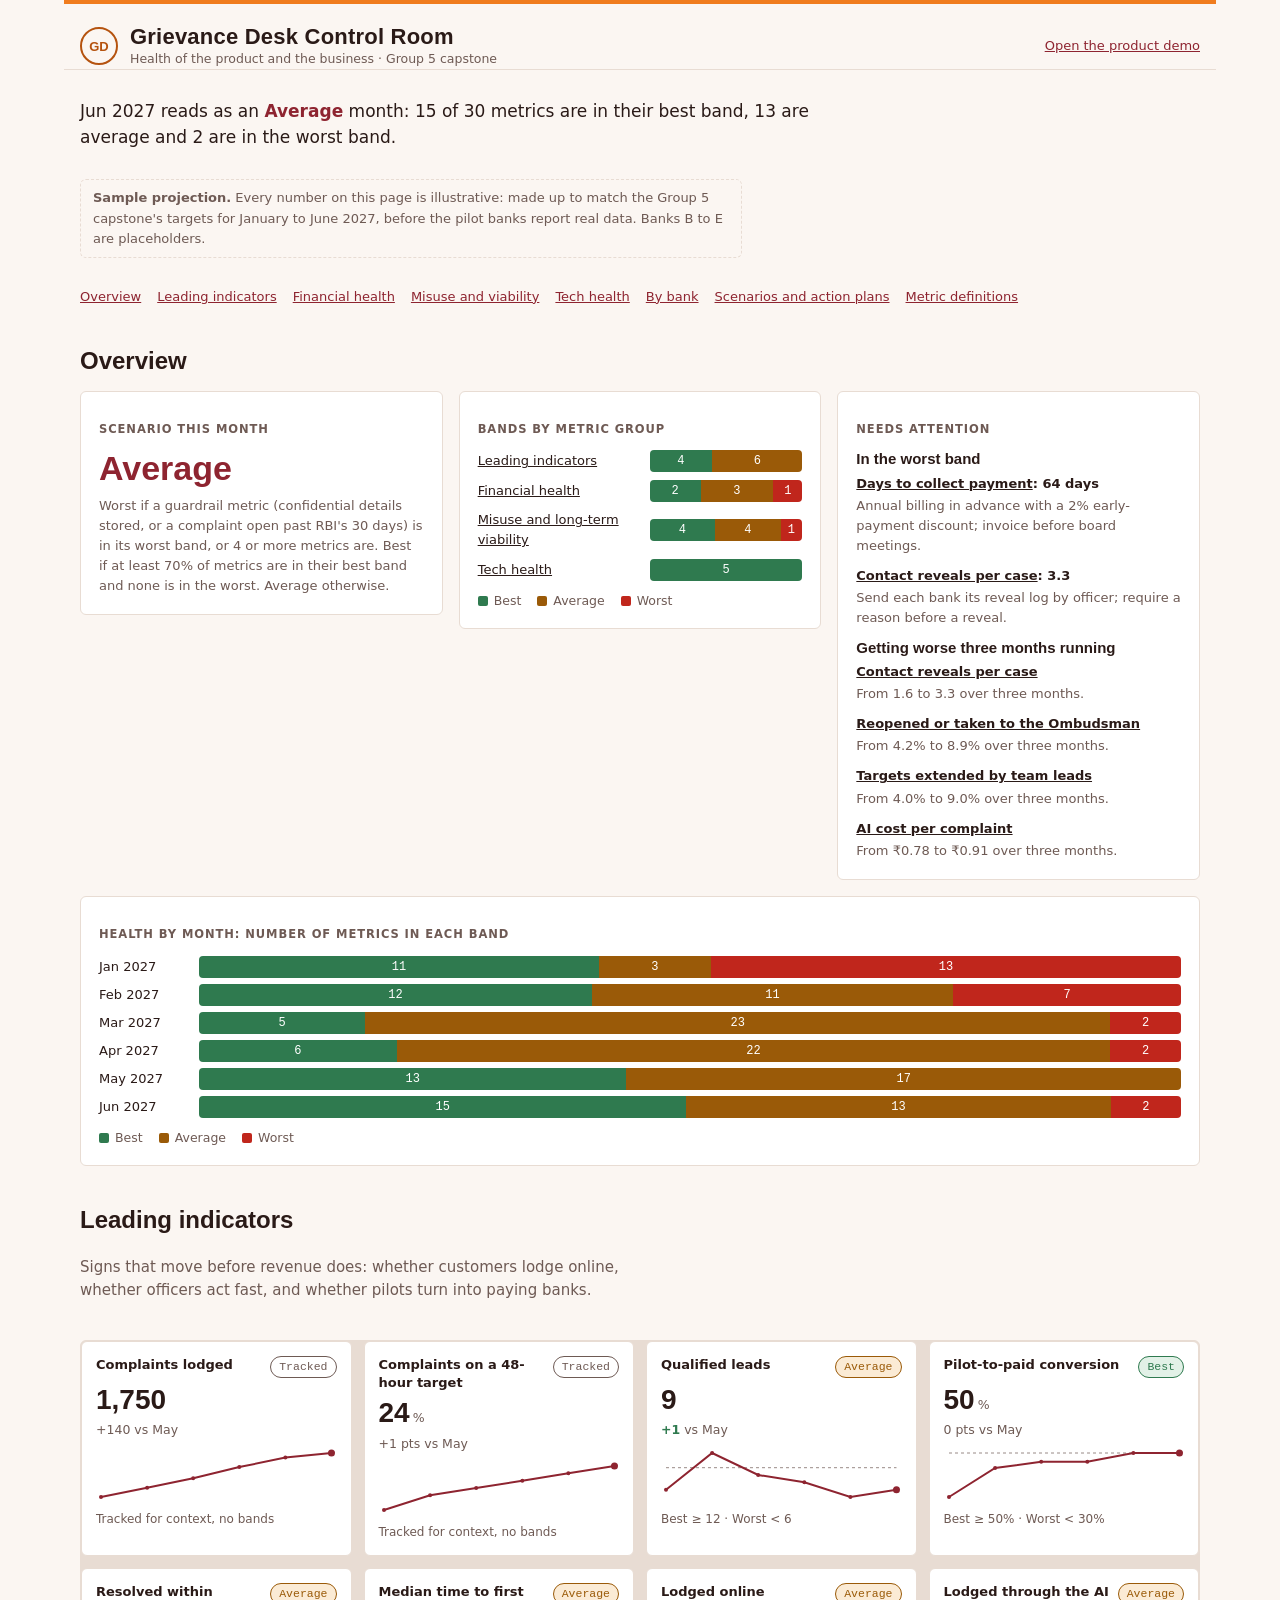
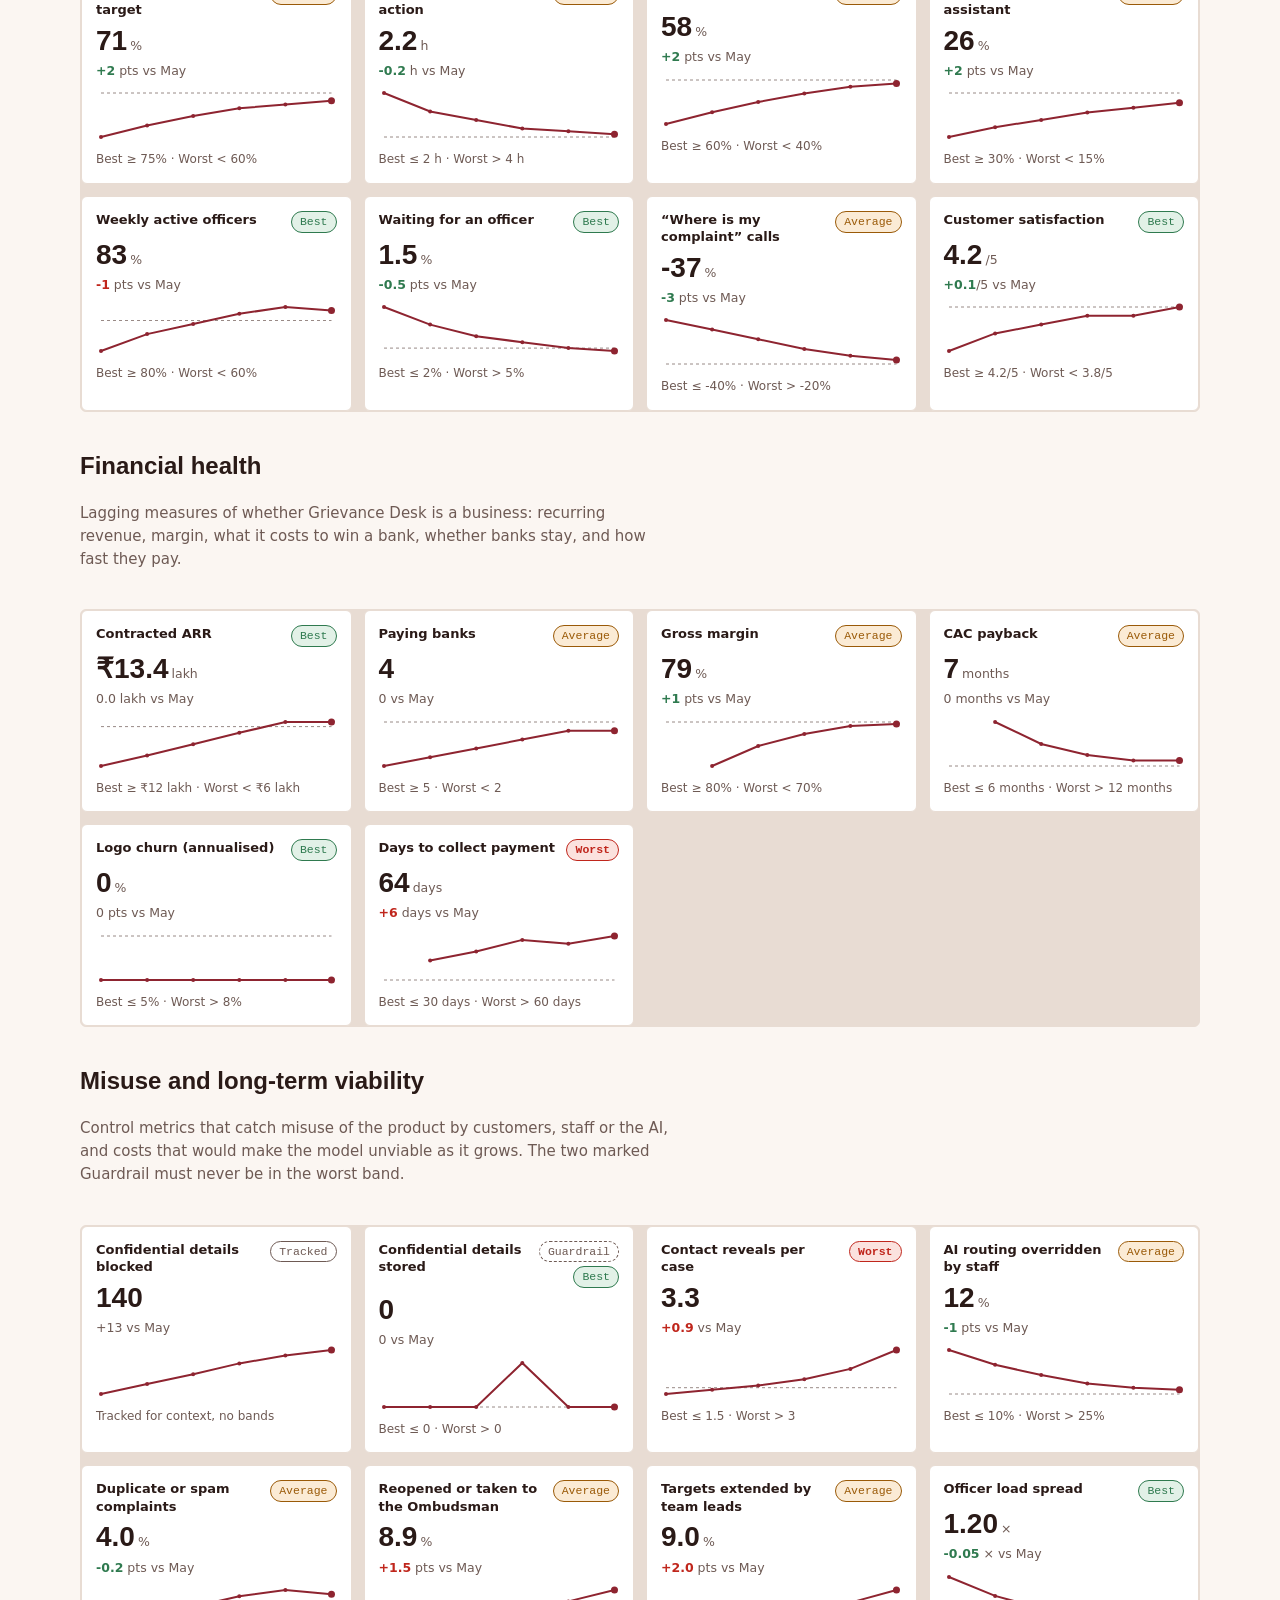
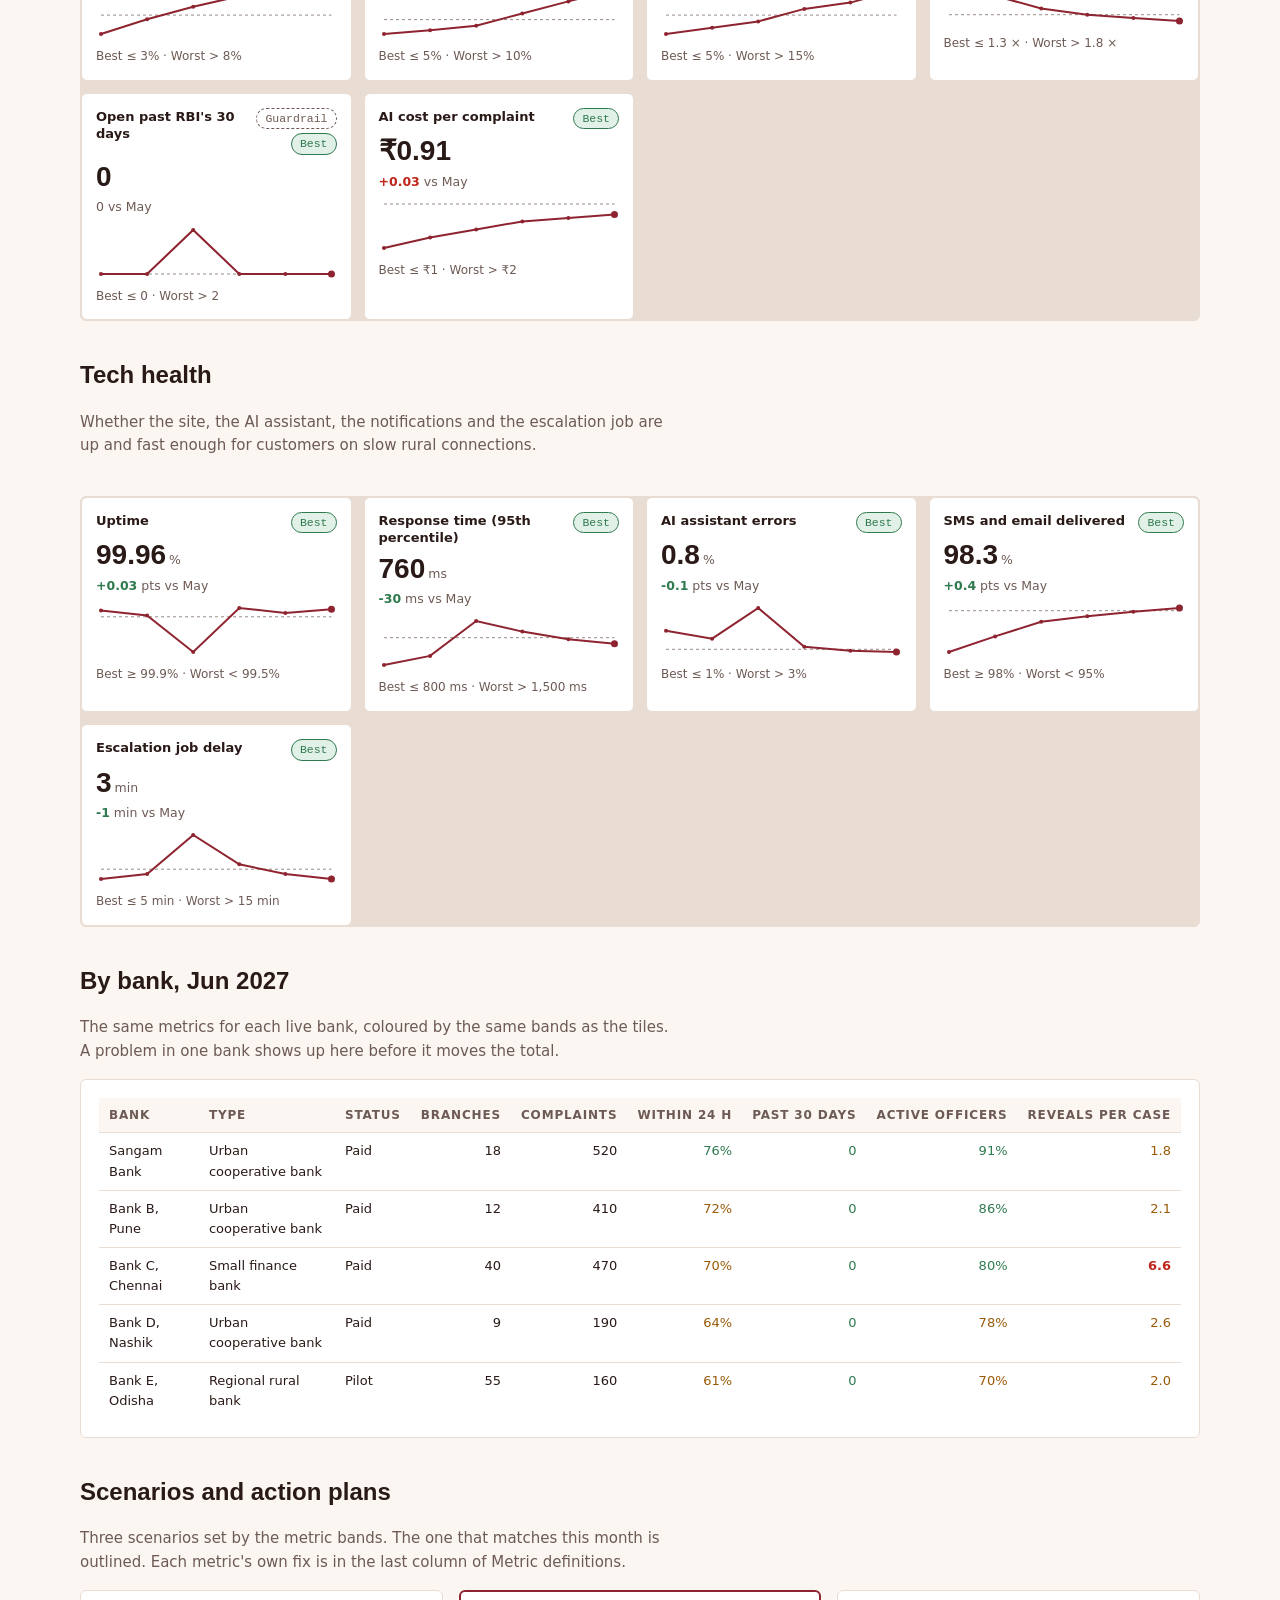
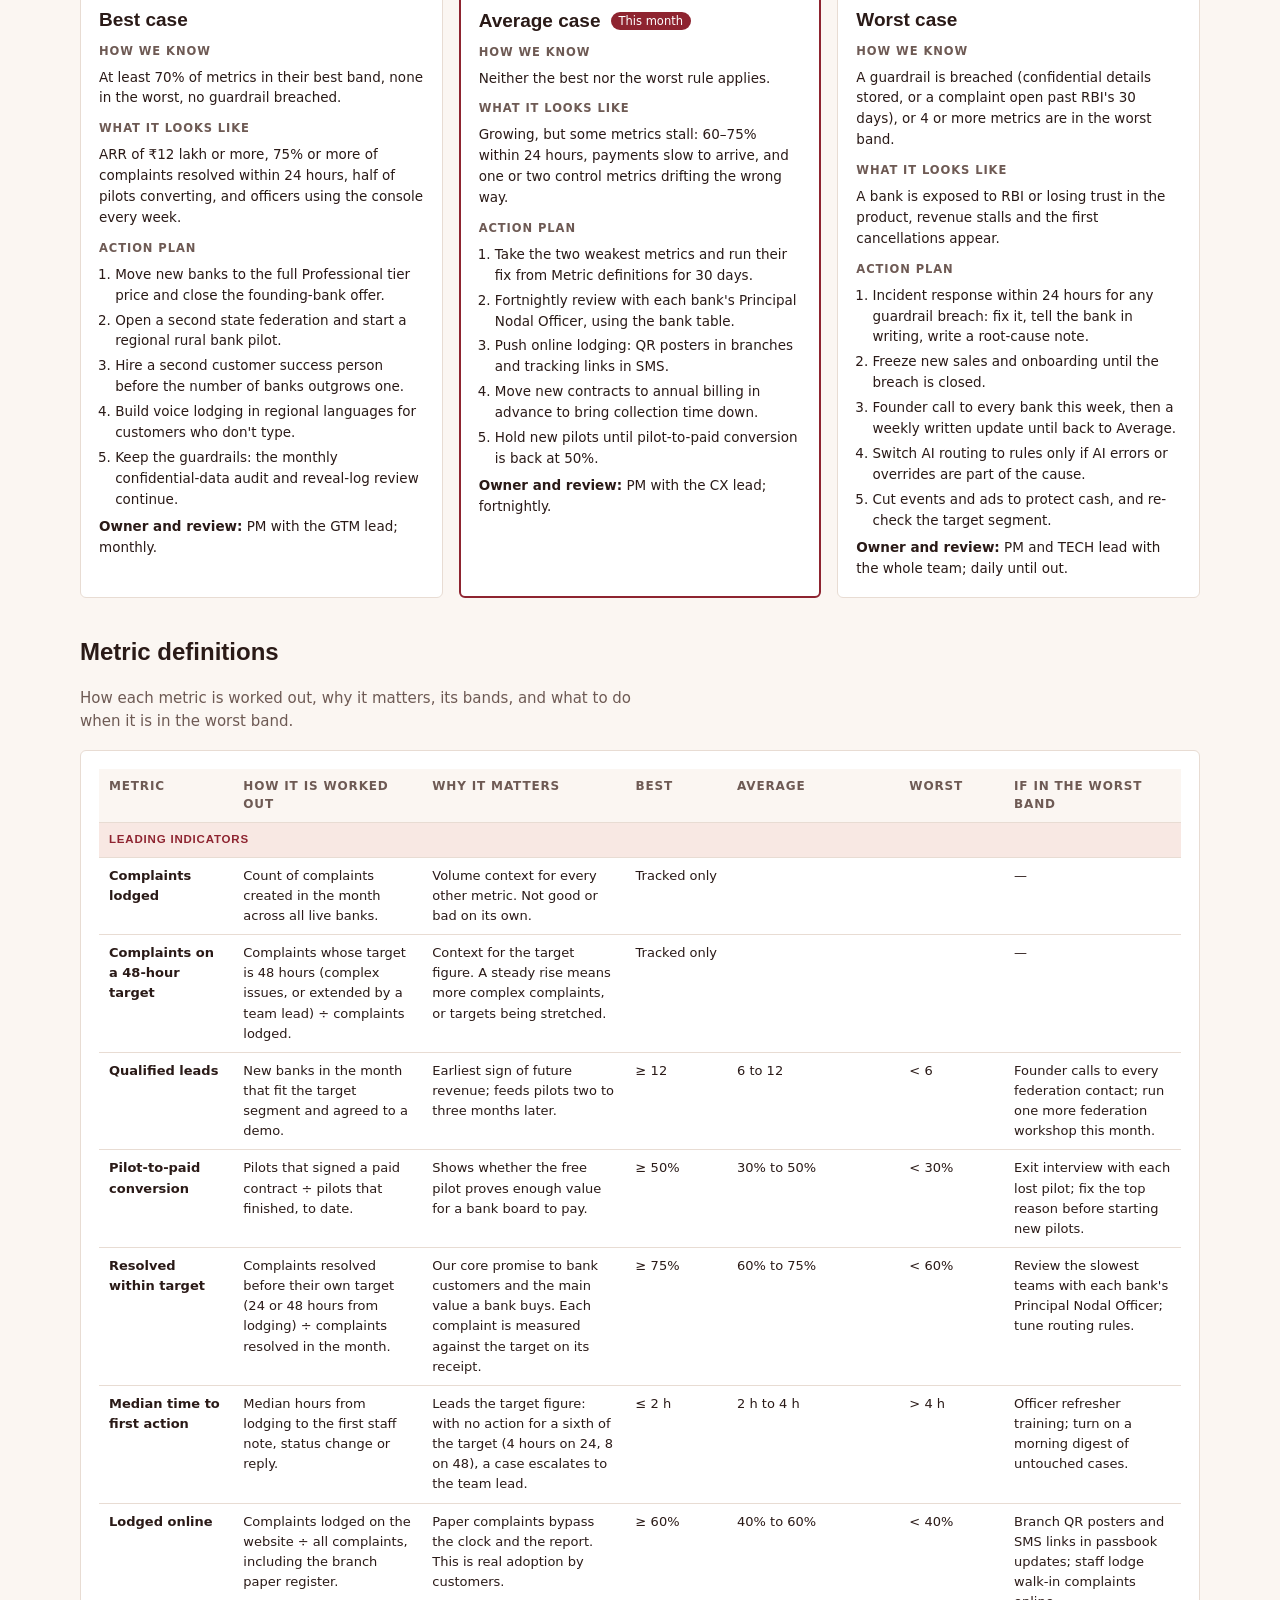
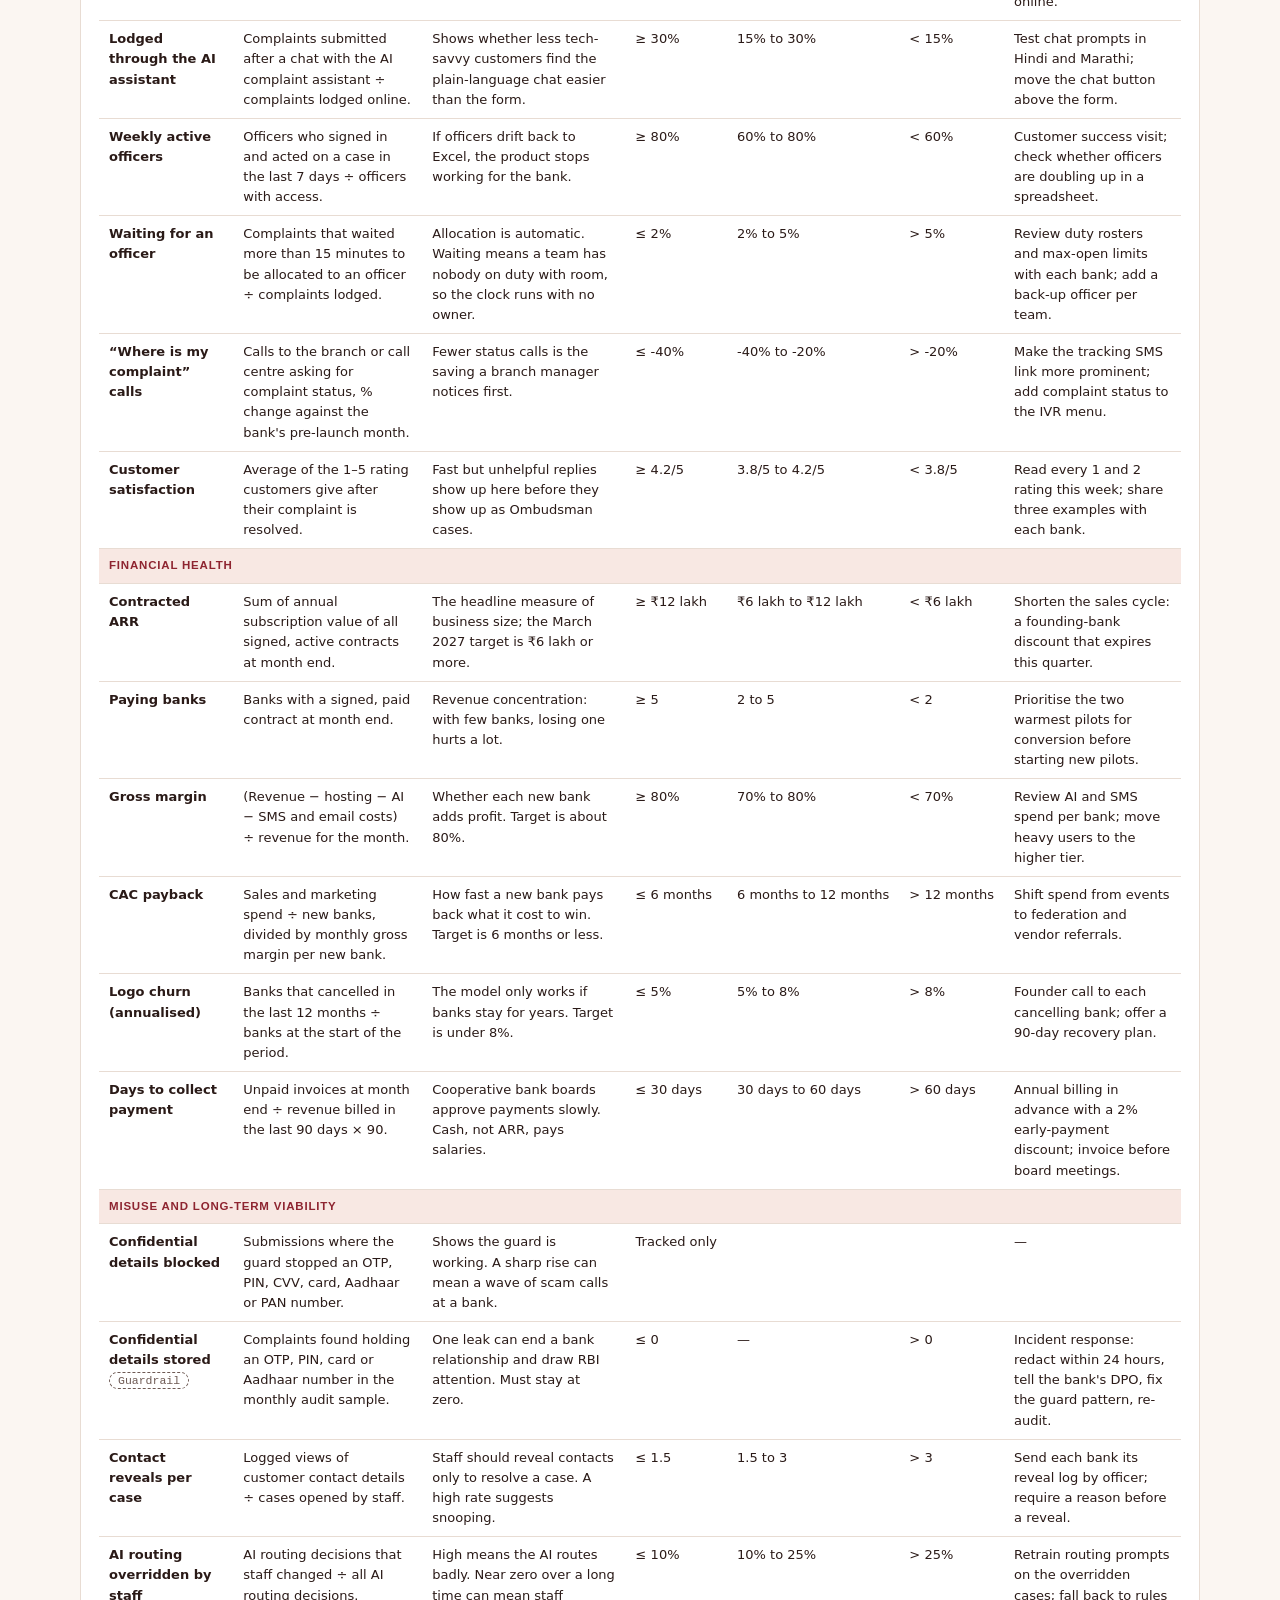
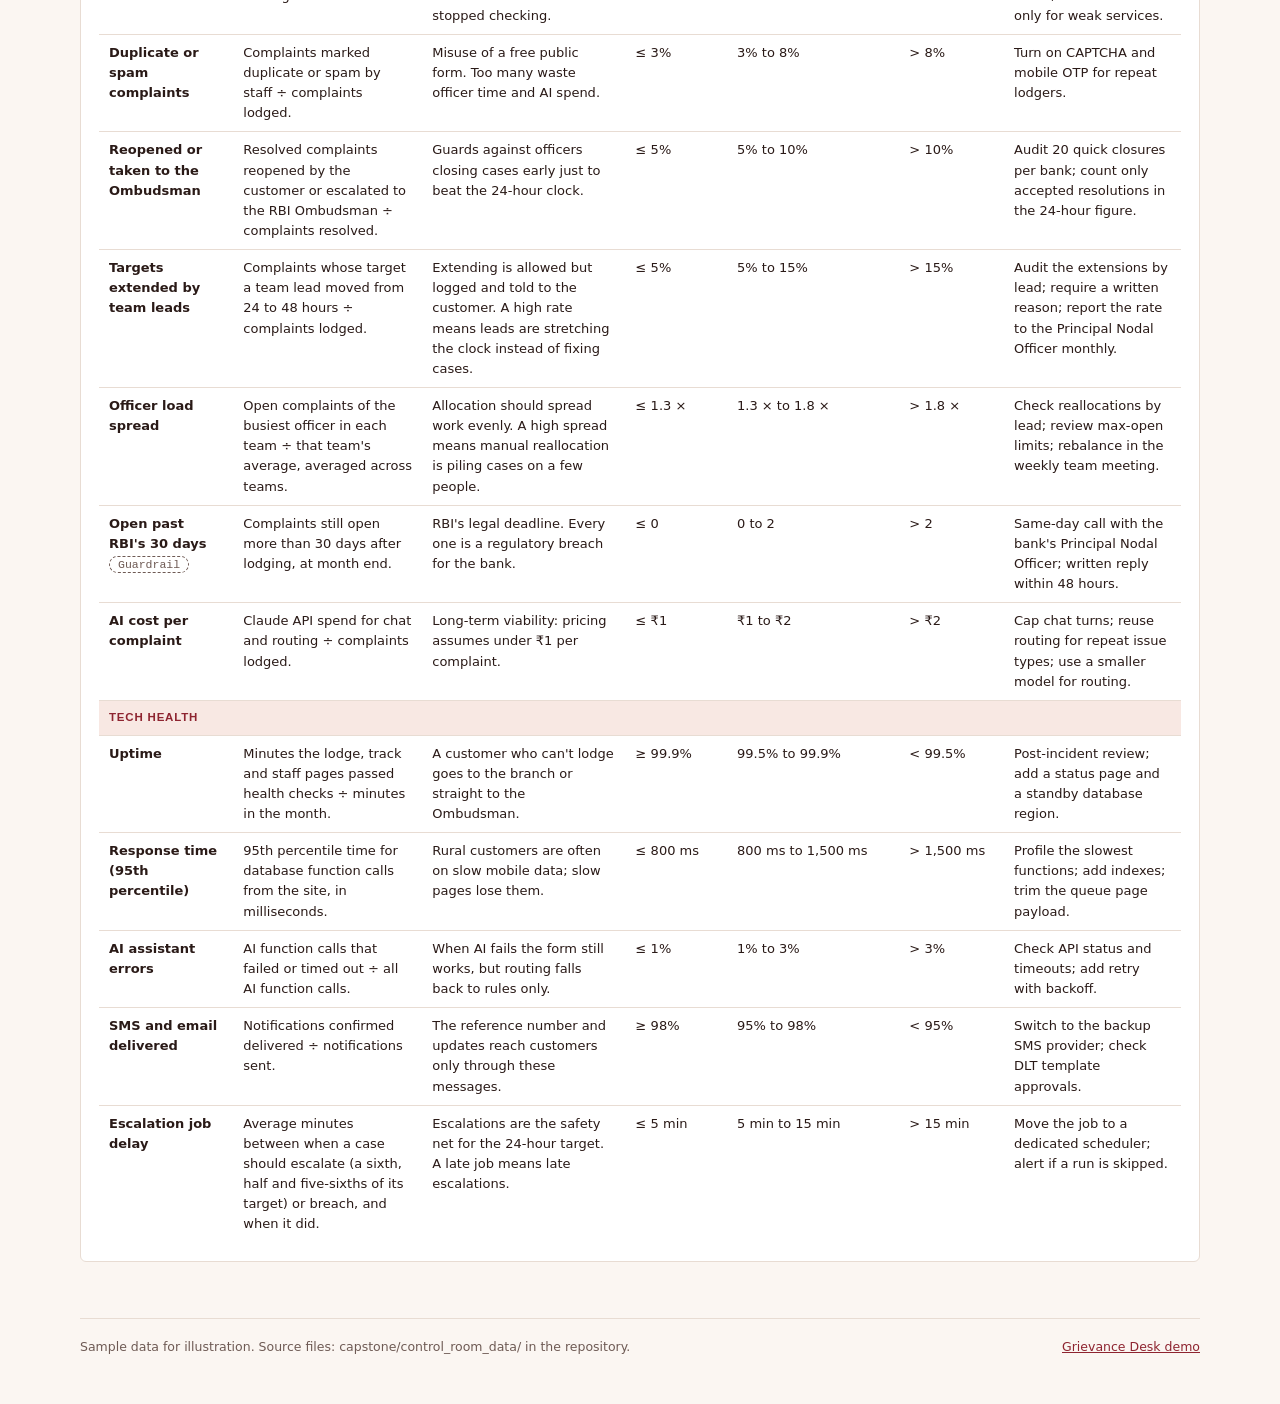
<file: control-room.html>
<!doctype html>
<html lang="en">
<head>
<meta charset="utf-8">
<meta name="viewport" content="width=device-width,initial-scale=1,viewport-fit=cover">
<meta http-equiv="Content-Security-Policy" content="default-src 'none'; style-src 'self' 'unsafe-inline' https://fonts.googleapis.com; font-src https://fonts.gstatic.com; img-src 'self' data:; base-uri 'none'; form-action 'none'">
<meta name="referrer" content="no-referrer">
<meta name="robots" content="noindex">
<meta name="description" content="Grievance Desk Control Room: product and business health metrics, scenarios and action plans (sample data).">
<title>Grievance Desk Control Room</title>
<link rel="icon" href="data:image/svg+xml,%3Csvg xmlns='http://www.w3.org/2000/svg' viewBox='0 0 32 32'%3E%3Ccircle cx='16' cy='16' r='14' fill='none' stroke='%23E8711C' stroke-width='3'/%3E%3C/svg%3E">
<link rel="stylesheet" href="https://fonts.googleapis.com/css2?family=Archivo:wdth,wght@112,600;112,800&family=Public+Sans:wght@400;500;600&family=IBM+Plex+Mono:wght@400;500&display=swap">
<link rel="stylesheet" href="styles.css?v=6">
<style>
/* Not .wrap: styles.css hides .wrap when printing (it prints only the monthly report). */
.crwrap{max-width:1120px;margin:0 auto}
.cr{display:flex;flex-direction:column;gap:40px;padding-top:28px}
.sec{display:flex;flex-direction:column;gap:16px}
.sec h2{font-size:24px}
.sample{font-size:13px;color:var(--muted);border:1px dashed var(--line);border-radius:var(--r);padding:8px 12px;max-width:80ch}
.headline{font-size:17px;max-width:70ch;margin:0}
.headline b{color:var(--petrol)}
.jump{display:flex;flex-wrap:wrap;gap:4px 16px;font-size:13px}
.cr .card{display:block;background:var(--surface);border:1px solid var(--line);border-radius:var(--r);padding:18px;min-width:0}
.ov{display:grid;grid-template-columns:repeat(auto-fit,minmax(280px,1fr));gap:16px;align-items:start}
.big{font:800 34px/1.1 var(--f-display);font-stretch:112%;color:var(--petrol);margin:4px 0 8px}
.small{font-size:13px;color:var(--muted);margin:0}
.grp{display:grid;grid-template-columns:minmax(110px,10rem) 1fr;gap:8px 12px;align-items:center;font-size:13px;margin-top:10px}
.grp a{color:var(--ink)}
.stack{display:flex;height:22px;border-radius:4px;overflow:hidden;min-width:0}
.stack span{display:flex;align-items:center;justify-content:center;font:500 12px var(--f-mono);color:#fff;min-width:0;overflow:hidden}
.seg-best{background:var(--ok)} .seg-average{background:var(--warn)} .seg-worst{background:var(--bad)}
@media (prefers-color-scheme:dark){:root:not([data-theme="light"]) .stack span{color:var(--paper)}}
.legend{display:flex;gap:16px;font-size:12.5px;color:var(--muted);margin-top:10px}
.legend i{display:inline-block;width:10px;height:10px;border-radius:2px;margin-right:6px;vertical-align:-1px}
.att h3{margin-top:10px}
.att ul{list-style:none;margin:6px 0 0;padding:0;display:grid;gap:10px}
.att li{display:grid;gap:2px;font-size:13px}
.att li span{color:var(--muted)}
.att li.empty{color:var(--muted)}
.att a{color:inherit}
.trend{display:grid;grid-template-columns:5.5rem 1fr;gap:6px 12px;align-items:center;font-size:13px;margin-top:10px}
.tiles{display:grid;grid-template-columns:repeat(auto-fill,minmax(230px,1fr));gap:12px}
.tile{display:flex;flex-direction:column;gap:4px;background:var(--surface);border:1px solid var(--line);border-radius:var(--r);padding:14px;min-width:0;break-inside:avoid}
.tile-head{display:flex;justify-content:space-between;align-items:flex-start;gap:8px}
.tile-head h4{margin:0;font-size:13px;font-weight:600;line-height:1.35}
.chips{display:flex;flex-direction:column;align-items:flex-end;gap:4px}
.chip{flex:none;font-size:11.5px;padding:1px 8px;border-radius:999px;border:1px solid currentColor;white-space:nowrap}
.chip-best{color:var(--ok);background:var(--ok-soft)}
.chip-average{color:var(--warn);background:var(--warn-soft)}
.chip-worst{color:var(--bad);background:var(--bad-soft);font-weight:600}
.chip-track,.chip-guard{color:var(--muted)} .chip-guard{border-style:dashed}
.tile-val{font:800 28px/1.15 var(--f-display);font-stretch:112%;font-variant-numeric:tabular-nums;margin:2px 0 0}
.tile-val .u{font:500 12.5px var(--f-body);color:var(--muted);margin-left:3px}
.tile-chg{font-size:12.5px;color:var(--muted);margin:0;font-variant-numeric:tabular-nums}
.tile-chg .good{color:var(--ok);font-weight:600} .tile-chg .bad{color:var(--bad);font-weight:600}
.tile-foot{font-size:12px;color:var(--muted);margin:0}
.spark{display:block;width:100%;height:54px;margin:4px 0}
.spark .ref{stroke:var(--muted);stroke-dasharray:3 3;stroke-width:1;opacity:.7;vector-effect:non-scaling-stroke}
.spark .line{stroke:var(--petrol);stroke-width:2;fill:none;vector-effect:non-scaling-stroke}
.spark circle{fill:var(--petrol)}
.tablewrap{overflow-x:auto}
.cr table{border-collapse:collapse;width:100%;font-size:13px}
.cr th,.cr td{text-align:left;padding:8px 10px;border-bottom:1px solid var(--line);vertical-align:top}
.cr thead th{font-weight:600;color:var(--muted);font-size:12px}
.cr td.n,.cr th.n{text-align:right;font-variant-numeric:tabular-nums;white-space:nowrap}
.cr td.nw{white-space:nowrap}
.b-best{color:var(--ok)} .b-average{color:var(--warn)} .b-worst{color:var(--bad);font-weight:600}
.grp-row th{background:var(--petrol-soft);color:var(--petrol);font-family:var(--f-display);font-stretch:112%}
.scn{display:grid;grid-template-columns:repeat(auto-fit,minmax(260px,1fr));gap:16px}
.cr .card.scn-card{display:flex;flex-direction:column;gap:6px;font-size:13.5px;break-inside:avoid}
.scn-card p{margin:0} .scn-card .label{margin-top:6px}
.scn-card ol{margin:0;padding-left:1.2em;display:grid;gap:4px}
.scn-card h3{font-size:19px;display:flex;align-items:center;gap:10px}
.scn-card.is-current{border:2px solid var(--petrol)}
.here{font:500 11.5px var(--f-body);background:var(--petrol);color:var(--petrol-ink);border-radius:999px;padding:2px 8px}
.back{font-size:13px}
@page{size:A4 landscape;margin:12mm}
@media print{
  body{padding:0;background:#fff;font-size:12px}
  .crwrap{max-width:none;zoom:.74}
  .cr .card.tablewrap{overflow:visible;break-inside:auto}
  .cr tr{break-inside:avoid}
  .ov .card{padding:14px}
  .jump,.back{display:none}
  .page{break-before:page}
  .cr{gap:24px;padding-top:12px}
  .tiles{grid-template-columns:repeat(4,1fr)}
  .card,.tile{break-inside:avoid}
  *{-webkit-print-color-adjust:exact;print-color-adjust:exact}
}
</style>
</head>
<body>
<div class="crwrap">
  <header class="mast">
    <div class="brand">
      <div class="seal" aria-hidden="true">GD</div>
      <div><h1>Grievance Desk Control Room</h1><small>Health of the product and the business · Group 5 capstone</small></div>
    </div>
    <a class="back" href="./?demo">Open the product demo</a>
  </header>
  <main class="cr">
    <section class="sec" id="top">
      <p class="headline">Jun 2027 reads as an <b>Average</b> month: 15 of 30 metrics are in their best band, 13 are average and 2 are in the worst band.</p>
      <p class="sample"><b>Sample projection.</b> Every number on this page is illustrative: made up to match the Group 5 capstone's targets for January to June 2027, before the pilot banks report real data. Banks B to E are placeholders.</p>
      <nav class="jump" aria-label="Sections"><a href="#overview">Overview</a><a href="#leading">Leading indicators</a><a href="#financial">Financial health</a><a href="#control">Misuse and viability</a><a href="#tech">Tech health</a><a href="#banks">By bank</a><a href="#scenarios">Scenarios and action plans</a><a href="#definitions">Metric definitions</a></nav>
    </section>

    <section class="sec" id="overview">
      <h2>Overview</h2>
      <div class="ov">
        <div class="card">
          <p class="label">Scenario this month</p>
          <p class="big">Average</p>
          <p class="small">Worst if a guardrail metric (confidential details stored, or a complaint open past RBI's 30 days) is in its worst band, or 4 or more metrics are. Best if at least 70% of metrics are in their best band and none is in the worst. Average otherwise.</p>
        </div>
        <div class="card">
          <p class="label">Bands by metric group</p>
          <div class="grp"><a href="#leading">Leading indicators</a><div class="stack"><span class="seg-best" style="flex-grow:4" title="Best: 4">4</span><span class="seg-average" style="flex-grow:6" title="Average: 6">6</span></div><a href="#financial">Financial health</a><div class="stack"><span class="seg-best" style="flex-grow:2" title="Best: 2">2</span><span class="seg-average" style="flex-grow:3" title="Average: 3">3</span><span class="seg-worst" style="flex-grow:1" title="Worst: 1">1</span></div><a href="#control">Misuse and long-term viability</a><div class="stack"><span class="seg-best" style="flex-grow:4" title="Best: 4">4</span><span class="seg-average" style="flex-grow:4" title="Average: 4">4</span><span class="seg-worst" style="flex-grow:1" title="Worst: 1">1</span></div><a href="#tech">Tech health</a><div class="stack"><span class="seg-best" style="flex-grow:5" title="Best: 5">5</span></div></div>
          <div class="legend"><span><i class="seg-best"></i>Best</span><span><i class="seg-average"></i>Average</span><span><i class="seg-worst"></i>Worst</span></div>
        </div>
        <div class="card att">
          <p class="label">Needs attention</p>
          <h3>In the worst band</h3>
          <ul><li><b><a href="#m-dso_days">Days to collect payment</a>: 64 days</b><span>Annual billing in advance with a 2% early-payment discount; invoice before board meetings.</span></li><li><b><a href="#m-contact_reveals_per_case">Contact reveals per case</a>: 3.3</b><span>Send each bank its reveal log by officer; require a reason before a reveal.</span></li></ul>
          <h3>Getting worse three months running</h3>
          <ul><li><b><a href="#m-contact_reveals_per_case">Contact reveals per case</a></b><span>From 1.6 to 3.3 over three months.</span></li><li><b><a href="#m-reopened_pct">Reopened or taken to the Ombudsman</a></b><span>From 4.2% to 8.9% over three months.</span></li><li><b><a href="#m-target_extended_pct">Targets extended by team leads</a></b><span>From 4.0% to 9.0% over three months.</span></li><li><b><a href="#m-ai_cost_per_complaint_inr">AI cost per complaint</a></b><span>From ₹0.78 to ₹0.91 over three months.</span></li></ul>
        </div>
      </div>
      <div class="card">
        <p class="label">Health by month: number of metrics in each band</p>
        <div class="trend"><span>Jan 2027</span><div class="stack"><span class="seg-best" style="flex-grow:11" title="Best: 11">11</span><span class="seg-average" style="flex-grow:3" title="Average: 3">3</span><span class="seg-worst" style="flex-grow:13" title="Worst: 13">13</span></div><span>Feb 2027</span><div class="stack"><span class="seg-best" style="flex-grow:12" title="Best: 12">12</span><span class="seg-average" style="flex-grow:11" title="Average: 11">11</span><span class="seg-worst" style="flex-grow:7" title="Worst: 7">7</span></div><span>Mar 2027</span><div class="stack"><span class="seg-best" style="flex-grow:5" title="Best: 5">5</span><span class="seg-average" style="flex-grow:23" title="Average: 23">23</span><span class="seg-worst" style="flex-grow:2" title="Worst: 2">2</span></div><span>Apr 2027</span><div class="stack"><span class="seg-best" style="flex-grow:6" title="Best: 6">6</span><span class="seg-average" style="flex-grow:22" title="Average: 22">22</span><span class="seg-worst" style="flex-grow:2" title="Worst: 2">2</span></div><span>May 2027</span><div class="stack"><span class="seg-best" style="flex-grow:13" title="Best: 13">13</span><span class="seg-average" style="flex-grow:17" title="Average: 17">17</span></div><span>Jun 2027</span><div class="stack"><span class="seg-best" style="flex-grow:15" title="Best: 15">15</span><span class="seg-average" style="flex-grow:13" title="Average: 13">13</span><span class="seg-worst" style="flex-grow:2" title="Worst: 2">2</span></div></div>
        <div class="legend"><span><i class="seg-best"></i>Best</span><span><i class="seg-average"></i>Average</span><span><i class="seg-worst"></i>Worst</span></div>
      </div>
    </section>

    <section class="sec page" id="leading"><h2>Leading indicators</h2><p class="lede">Signs that move before revenue does: whether customers lodge online, whether officers act fast, and whether pilots turn into paying banks.</p><div class="tiles"><article class="tile" id="m-complaints_lodged"><div class="tile-head"><h4>Complaints lodged</h4><div class="chips"><span class="chip chip-track">Tracked</span></div></div><p class="tile-val">1,750</p><p class="tile-chg"><span class="">+140</span> vs May</p><svg class="spark" viewBox="0 0 240 54" preserveAspectRatio="none" role="img" aria-label="Complaints lodged, Jan 2027 to Jun 2027: from 410 to 1,750"><path class="line" d="M5.0,49.0 L51.0,39.8 L97.0,30.3 L143.0,19.1 L189.0,9.6 L235.0,5.0"/><circle class="pt" cx="5.0" cy="49.0" r="2"><title>Jan 2027: 410</title></circle><circle class="pt" cx="51.0" cy="39.8" r="2"><title>Feb 2027: 690</title></circle><circle class="pt" cx="97.0" cy="30.3" r="2"><title>Mar 2027: 980</title></circle><circle class="pt" cx="143.0" cy="19.1" r="2"><title>Apr 2027: 1,320</title></circle><circle class="pt" cx="189.0" cy="9.6" r="2"><title>May 2027: 1,610</title></circle><circle class="end" cx="235.0" cy="5.0" r="3.5"><title>Jun 2027: 1,750</title></circle></svg><p class="tile-foot">Tracked for context, no bands</p></article><article class="tile" id="m-target_48_pct"><div class="tile-head"><h4>Complaints on a 48-hour target</h4><div class="chips"><span class="chip chip-track">Tracked</span></div></div><p class="tile-val">24<span class="u">%</span></p><p class="tile-chg"><span class="">+1</span> pts vs May</p><svg class="spark" viewBox="0 0 240 54" preserveAspectRatio="none" role="img" aria-label="Complaints on a 48-hour target, Jan 2027 to Jun 2027: from 18% to 24%"><path class="line" d="M5.0,49.0 L51.0,34.3 L97.0,27.0 L143.0,19.7 L189.0,12.3 L235.0,5.0"/><circle class="pt" cx="5.0" cy="49.0" r="2"><title>Jan 2027: 18%</title></circle><circle class="pt" cx="51.0" cy="34.3" r="2"><title>Feb 2027: 20%</title></circle><circle class="pt" cx="97.0" cy="27.0" r="2"><title>Mar 2027: 21%</title></circle><circle class="pt" cx="143.0" cy="19.7" r="2"><title>Apr 2027: 22%</title></circle><circle class="pt" cx="189.0" cy="12.3" r="2"><title>May 2027: 23%</title></circle><circle class="end" cx="235.0" cy="5.0" r="3.5"><title>Jun 2027: 24%</title></circle></svg><p class="tile-foot">Tracked for context, no bands</p></article><article class="tile" id="m-qualified_leads"><div class="tile-head"><h4>Qualified leads</h4><div class="chips"><span class="chip chip-average">Average</span></div></div><p class="tile-val">9</p><p class="tile-chg"><span class="good">+1</span> vs May</p><svg class="spark" viewBox="0 0 240 54" preserveAspectRatio="none" role="img" aria-label="Qualified leads, Jan 2027 to Jun 2027: from 9 to 9"><line class="ref" x1="5" x2="235" y1="19.7" y2="19.7"/><path class="line" d="M5.0,41.7 L51.0,5.0 L97.0,27.0 L143.0,34.3 L189.0,49.0 L235.0,41.7"/><circle class="pt" cx="5.0" cy="41.7" r="2"><title>Jan 2027: 9</title></circle><circle class="pt" cx="51.0" cy="5.0" r="2"><title>Feb 2027: 14</title></circle><circle class="pt" cx="97.0" cy="27.0" r="2"><title>Mar 2027: 11</title></circle><circle class="pt" cx="143.0" cy="34.3" r="2"><title>Apr 2027: 10</title></circle><circle class="pt" cx="189.0" cy="49.0" r="2"><title>May 2027: 8</title></circle><circle class="end" cx="235.0" cy="41.7" r="3.5"><title>Jun 2027: 9</title></circle></svg><p class="tile-foot">Best ≥ 12 · Worst &lt; 6</p></article><article class="tile" id="m-pilot_to_paid_pct"><div class="tile-head"><h4>Pilot-to-paid conversion</h4><div class="chips"><span class="chip chip-best">Best</span></div></div><p class="tile-val">50<span class="u">%</span></p><p class="tile-chg"><span class="">0</span> pts vs May</p><svg class="spark" viewBox="0 0 240 54" preserveAspectRatio="none" role="img" aria-label="Pilot-to-paid conversion, Jan 2027 to Jun 2027: from 0% to 50%"><line class="ref" x1="5" x2="235" y1="5.0" y2="5.0"/><path class="line" d="M5.0,49.0 L51.0,20.0 L97.0,13.8 L143.0,13.8 L189.0,5.0 L235.0,5.0"/><circle class="pt" cx="5.0" cy="49.0" r="2"><title>Jan 2027: 0%</title></circle><circle class="pt" cx="51.0" cy="20.0" r="2"><title>Feb 2027: 33%</title></circle><circle class="pt" cx="97.0" cy="13.8" r="2"><title>Mar 2027: 40%</title></circle><circle class="pt" cx="143.0" cy="13.8" r="2"><title>Apr 2027: 40%</title></circle><circle class="pt" cx="189.0" cy="5.0" r="2"><title>May 2027: 50%</title></circle><circle class="end" cx="235.0" cy="5.0" r="3.5"><title>Jun 2027: 50%</title></circle></svg><p class="tile-foot">Best ≥ 50% · Worst &lt; 30%</p></article><article class="tile" id="m-resolved_24h_pct"><div class="tile-head"><h4>Resolved within target</h4><div class="chips"><span class="chip chip-average">Average</span></div></div><p class="tile-val">71<span class="u">%</span></p><p class="tile-chg"><span class="good">+2</span> pts vs May</p><svg class="spark" viewBox="0 0 240 54" preserveAspectRatio="none" role="img" aria-label="Resolved within target, Jan 2027 to Jun 2027: from 52% to 71%"><line class="ref" x1="5" x2="235" y1="5.0" y2="5.0"/><path class="line" d="M5.0,49.0 L51.0,37.5 L97.0,28.0 L143.0,20.3 L189.0,16.5 L235.0,12.7"/><circle class="pt" cx="5.0" cy="49.0" r="2"><title>Jan 2027: 52%</title></circle><circle class="pt" cx="51.0" cy="37.5" r="2"><title>Feb 2027: 58%</title></circle><circle class="pt" cx="97.0" cy="28.0" r="2"><title>Mar 2027: 63%</title></circle><circle class="pt" cx="143.0" cy="20.3" r="2"><title>Apr 2027: 67%</title></circle><circle class="pt" cx="189.0" cy="16.5" r="2"><title>May 2027: 69%</title></circle><circle class="end" cx="235.0" cy="12.7" r="3.5"><title>Jun 2027: 71%</title></circle></svg><p class="tile-foot">Best ≥ 75% · Worst &lt; 60%</p></article><article class="tile" id="m-median_first_action_h"><div class="tile-head"><h4>Median time to first action</h4><div class="chips"><span class="chip chip-average">Average</span></div></div><p class="tile-val">2.2<span class="u">h</span></p><p class="tile-chg"><span class="good">-0.2</span> h vs May</p><svg class="spark" viewBox="0 0 240 54" preserveAspectRatio="none" role="img" aria-label="Median time to first action, Jan 2027 to Jun 2027: from 5.1 h to 2.2 h"><line class="ref" x1="5" x2="235" y1="49.0" y2="49.0"/><path class="line" d="M5.0,5.0 L51.0,23.5 L97.0,32.0 L143.0,40.5 L189.0,43.3 L235.0,46.2"/><circle class="pt" cx="5.0" cy="5.0" r="2"><title>Jan 2027: 5.1 h</title></circle><circle class="pt" cx="51.0" cy="23.5" r="2"><title>Feb 2027: 3.8 h</title></circle><circle class="pt" cx="97.0" cy="32.0" r="2"><title>Mar 2027: 3.2 h</title></circle><circle class="pt" cx="143.0" cy="40.5" r="2"><title>Apr 2027: 2.6 h</title></circle><circle class="pt" cx="189.0" cy="43.3" r="2"><title>May 2027: 2.4 h</title></circle><circle class="end" cx="235.0" cy="46.2" r="3.5"><title>Jun 2027: 2.2 h</title></circle></svg><p class="tile-foot">Best ≤ 2 h · Worst &gt; 4 h</p></article><article class="tile" id="m-online_share_pct"><div class="tile-head"><h4>Lodged online</h4><div class="chips"><span class="chip chip-average">Average</span></div></div><p class="tile-val">58<span class="u">%</span></p><p class="tile-chg"><span class="good">+2</span> pts vs May</p><svg class="spark" viewBox="0 0 240 54" preserveAspectRatio="none" role="img" aria-label="Lodged online, Jan 2027 to Jun 2027: from 34% to 58%"><line class="ref" x1="5" x2="235" y1="5.0" y2="5.0"/><path class="line" d="M5.0,49.0 L51.0,37.2 L97.0,27.0 L143.0,18.5 L189.0,11.8 L235.0,8.4"/><circle class="pt" cx="5.0" cy="49.0" r="2"><title>Jan 2027: 34%</title></circle><circle class="pt" cx="51.0" cy="37.2" r="2"><title>Feb 2027: 41%</title></circle><circle class="pt" cx="97.0" cy="27.0" r="2"><title>Mar 2027: 47%</title></circle><circle class="pt" cx="143.0" cy="18.5" r="2"><title>Apr 2027: 52%</title></circle><circle class="pt" cx="189.0" cy="11.8" r="2"><title>May 2027: 56%</title></circle><circle class="end" cx="235.0" cy="8.4" r="3.5"><title>Jun 2027: 58%</title></circle></svg><p class="tile-foot">Best ≥ 60% · Worst &lt; 40%</p></article><article class="tile" id="m-ai_chat_share_pct"><div class="tile-head"><h4>Lodged through the AI assistant</h4><div class="chips"><span class="chip chip-average">Average</span></div></div><p class="tile-val">26<span class="u">%</span></p><p class="tile-chg"><span class="good">+2</span> pts vs May</p><svg class="spark" viewBox="0 0 240 54" preserveAspectRatio="none" role="img" aria-label="Lodged through the AI assistant, Jan 2027 to Jun 2027: from 12% to 26%"><line class="ref" x1="5" x2="235" y1="5.0" y2="5.0"/><path class="line" d="M5.0,49.0 L51.0,39.2 L97.0,31.9 L143.0,24.6 L189.0,19.7 L235.0,14.8"/><circle class="pt" cx="5.0" cy="49.0" r="2"><title>Jan 2027: 12%</title></circle><circle class="pt" cx="51.0" cy="39.2" r="2"><title>Feb 2027: 16%</title></circle><circle class="pt" cx="97.0" cy="31.9" r="2"><title>Mar 2027: 19%</title></circle><circle class="pt" cx="143.0" cy="24.6" r="2"><title>Apr 2027: 22%</title></circle><circle class="pt" cx="189.0" cy="19.7" r="2"><title>May 2027: 24%</title></circle><circle class="end" cx="235.0" cy="14.8" r="3.5"><title>Jun 2027: 26%</title></circle></svg><p class="tile-foot">Best ≥ 30% · Worst &lt; 15%</p></article><article class="tile" id="m-weekly_active_officers_pct"><div class="tile-head"><h4>Weekly active officers</h4><div class="chips"><span class="chip chip-best">Best</span></div></div><p class="tile-val">83<span class="u">%</span></p><p class="tile-chg"><span class="bad">-1</span> pts vs May</p><svg class="spark" viewBox="0 0 240 54" preserveAspectRatio="none" role="img" aria-label="Weekly active officers, Jan 2027 to Jun 2027: from 71% to 83%"><line class="ref" x1="5" x2="235" y1="18.5" y2="18.5"/><path class="line" d="M5.0,49.0 L51.0,32.1 L97.0,21.9 L143.0,11.8 L189.0,5.0 L235.0,8.4"/><circle class="pt" cx="5.0" cy="49.0" r="2"><title>Jan 2027: 71%</title></circle><circle class="pt" cx="51.0" cy="32.1" r="2"><title>Feb 2027: 76%</title></circle><circle class="pt" cx="97.0" cy="21.9" r="2"><title>Mar 2027: 79%</title></circle><circle class="pt" cx="143.0" cy="11.8" r="2"><title>Apr 2027: 82%</title></circle><circle class="pt" cx="189.0" cy="5.0" r="2"><title>May 2027: 84%</title></circle><circle class="end" cx="235.0" cy="8.4" r="3.5"><title>Jun 2027: 83%</title></circle></svg><p class="tile-foot">Best ≥ 80% · Worst &lt; 60%</p></article><article class="tile" id="m-unallocated_pct"><div class="tile-head"><h4>Waiting for an officer</h4><div class="chips"><span class="chip chip-best">Best</span></div></div><p class="tile-val">1.5<span class="u">%</span></p><p class="tile-chg"><span class="good">-0.5</span> pts vs May</p><svg class="spark" viewBox="0 0 240 54" preserveAspectRatio="none" role="img" aria-label="Waiting for an officer, Jan 2027 to Jun 2027: from 9.0% to 1.5%"><line class="ref" x1="5" x2="235" y1="46.1" y2="46.1"/><path class="line" d="M5.0,5.0 L51.0,22.6 L97.0,34.3 L143.0,40.2 L189.0,46.1 L235.0,49.0"/><circle class="pt" cx="5.0" cy="5.0" r="2"><title>Jan 2027: 9.0%</title></circle><circle class="pt" cx="51.0" cy="22.6" r="2"><title>Feb 2027: 6.0%</title></circle><circle class="pt" cx="97.0" cy="34.3" r="2"><title>Mar 2027: 4.0%</title></circle><circle class="pt" cx="143.0" cy="40.2" r="2"><title>Apr 2027: 3.0%</title></circle><circle class="pt" cx="189.0" cy="46.1" r="2"><title>May 2027: 2.0%</title></circle><circle class="end" cx="235.0" cy="49.0" r="3.5"><title>Jun 2027: 1.5%</title></circle></svg><p class="tile-foot">Best ≤ 2% · Worst &gt; 5%</p></article><article class="tile" id="m-track_calls_change_pct"><div class="tile-head"><h4>“Where is my complaint” calls</h4><div class="chips"><span class="chip chip-average">Average</span></div></div><p class="tile-val">-37<span class="u">%</span></p><p class="tile-chg"><span class="good">-3</span> pts vs May</p><svg class="spark" viewBox="0 0 240 54" preserveAspectRatio="none" role="img" aria-label="“Where is my complaint” calls, Jan 2027 to Jun 2027: from -8% to -37%"><line class="ref" x1="5" x2="235" y1="49.0" y2="49.0"/><path class="line" d="M5.0,5.0 L51.0,14.6 L97.0,24.2 L143.0,33.9 L189.0,40.8 L235.0,44.9"/><circle class="pt" cx="5.0" cy="5.0" r="2"><title>Jan 2027: -8%</title></circle><circle class="pt" cx="51.0" cy="14.6" r="2"><title>Feb 2027: -15%</title></circle><circle class="pt" cx="97.0" cy="24.2" r="2"><title>Mar 2027: -22%</title></circle><circle class="pt" cx="143.0" cy="33.9" r="2"><title>Apr 2027: -29%</title></circle><circle class="pt" cx="189.0" cy="40.8" r="2"><title>May 2027: -34%</title></circle><circle class="end" cx="235.0" cy="44.9" r="3.5"><title>Jun 2027: -37%</title></circle></svg><p class="tile-foot">Best ≤ -40% · Worst &gt; -20%</p></article><article class="tile" id="m-csat"><div class="tile-head"><h4>Customer satisfaction</h4><div class="chips"><span class="chip chip-best">Best</span></div></div><p class="tile-val">4.2<span class="u">/5</span></p><p class="tile-chg"><span class="good">+0.1</span>/5 vs May</p><svg class="spark" viewBox="0 0 240 54" preserveAspectRatio="none" role="img" aria-label="Customer satisfaction, Jan 2027 to Jun 2027: from 3.7/5 to 4.2/5"><line class="ref" x1="5" x2="235" y1="5.0" y2="5.0"/><path class="line" d="M5.0,49.0 L51.0,31.4 L97.0,22.6 L143.0,13.8 L189.0,13.8 L235.0,5.0"/><circle class="pt" cx="5.0" cy="49.0" r="2"><title>Jan 2027: 3.7/5</title></circle><circle class="pt" cx="51.0" cy="31.4" r="2"><title>Feb 2027: 3.9/5</title></circle><circle class="pt" cx="97.0" cy="22.6" r="2"><title>Mar 2027: 4.0/5</title></circle><circle class="pt" cx="143.0" cy="13.8" r="2"><title>Apr 2027: 4.1/5</title></circle><circle class="pt" cx="189.0" cy="13.8" r="2"><title>May 2027: 4.1/5</title></circle><circle class="end" cx="235.0" cy="5.0" r="3.5"><title>Jun 2027: 4.2/5</title></circle></svg><p class="tile-foot">Best ≥ 4.2/5 · Worst &lt; 3.8/5</p></article></div></section><section class="sec page" id="financial"><h2>Financial health</h2><p class="lede">Lagging measures of whether Grievance Desk is a business: recurring revenue, margin, what it costs to win a bank, whether banks stay, and how fast they pay.</p><div class="tiles"><article class="tile" id="m-arr_lakh"><div class="tile-head"><h4>Contracted ARR</h4><div class="chips"><span class="chip chip-best">Best</span></div></div><p class="tile-val">₹13.4<span class="u">lakh</span></p><p class="tile-chg"><span class="">0.0</span> lakh vs May</p><svg class="spark" viewBox="0 0 240 54" preserveAspectRatio="none" role="img" aria-label="Contracted ARR, Jan 2027 to Jun 2027: from ₹0.0 lakh to ₹13.4 lakh"><line class="ref" x1="5" x2="235" y1="9.6" y2="9.6"/><path class="line" d="M5.0,49.0 L51.0,38.5 L97.0,27.3 L143.0,15.8 L189.0,5.0 L235.0,5.0"/><circle class="pt" cx="5.0" cy="49.0" r="2"><title>Jan 2027: ₹0.0 lakh</title></circle><circle class="pt" cx="51.0" cy="38.5" r="2"><title>Feb 2027: ₹3.2 lakh</title></circle><circle class="pt" cx="97.0" cy="27.3" r="2"><title>Mar 2027: ₹6.6 lakh</title></circle><circle class="pt" cx="143.0" cy="15.8" r="2"><title>Apr 2027: ₹10.1 lakh</title></circle><circle class="pt" cx="189.0" cy="5.0" r="2"><title>May 2027: ₹13.4 lakh</title></circle><circle class="end" cx="235.0" cy="5.0" r="3.5"><title>Jun 2027: ₹13.4 lakh</title></circle></svg><p class="tile-foot">Best ≥ ₹12 lakh · Worst &lt; ₹6 lakh</p></article><article class="tile" id="m-paying_banks"><div class="tile-head"><h4>Paying banks</h4><div class="chips"><span class="chip chip-average">Average</span></div></div><p class="tile-val">4</p><p class="tile-chg"><span class="">0</span> vs May</p><svg class="spark" viewBox="0 0 240 54" preserveAspectRatio="none" role="img" aria-label="Paying banks, Jan 2027 to Jun 2027: from 0 to 4"><line class="ref" x1="5" x2="235" y1="5.0" y2="5.0"/><path class="line" d="M5.0,49.0 L51.0,40.2 L97.0,31.4 L143.0,22.6 L189.0,13.8 L235.0,13.8"/><circle class="pt" cx="5.0" cy="49.0" r="2"><title>Jan 2027: 0</title></circle><circle class="pt" cx="51.0" cy="40.2" r="2"><title>Feb 2027: 1</title></circle><circle class="pt" cx="97.0" cy="31.4" r="2"><title>Mar 2027: 2</title></circle><circle class="pt" cx="143.0" cy="22.6" r="2"><title>Apr 2027: 3</title></circle><circle class="pt" cx="189.0" cy="13.8" r="2"><title>May 2027: 4</title></circle><circle class="end" cx="235.0" cy="13.8" r="3.5"><title>Jun 2027: 4</title></circle></svg><p class="tile-foot">Best ≥ 5 · Worst &lt; 2</p></article><article class="tile" id="m-gross_margin_pct"><div class="tile-head"><h4>Gross margin</h4><div class="chips"><span class="chip chip-average">Average</span></div></div><p class="tile-val">79<span class="u">%</span></p><p class="tile-chg"><span class="good">+1</span> pts vs May</p><svg class="spark" viewBox="0 0 240 54" preserveAspectRatio="none" role="img" aria-label="Gross margin, Feb 2027 to Jun 2027: from 58% to 79%"><line class="ref" x1="5" x2="235" y1="5.0" y2="5.0"/><path class="line" d="M51.0,49.0 L97.0,29.0 L143.0,17.0 L189.0,9.0 L235.0,7.0"/><circle class="pt" cx="51.0" cy="49.0" r="2"><title>Feb 2027: 58%</title></circle><circle class="pt" cx="97.0" cy="29.0" r="2"><title>Mar 2027: 68%</title></circle><circle class="pt" cx="143.0" cy="17.0" r="2"><title>Apr 2027: 74%</title></circle><circle class="pt" cx="189.0" cy="9.0" r="2"><title>May 2027: 78%</title></circle><circle class="end" cx="235.0" cy="7.0" r="3.5"><title>Jun 2027: 79%</title></circle></svg><p class="tile-foot">Best ≥ 80% · Worst &lt; 70%</p></article><article class="tile" id="m-cac_payback_months"><div class="tile-head"><h4>CAC payback</h4><div class="chips"><span class="chip chip-average">Average</span></div></div><p class="tile-val">7<span class="u">months</span></p><p class="tile-chg"><span class="">0</span> months vs May</p><svg class="spark" viewBox="0 0 240 54" preserveAspectRatio="none" role="img" aria-label="CAC payback, Feb 2027 to Jun 2027: from 14 months to 7 months"><line class="ref" x1="5" x2="235" y1="49.0" y2="49.0"/><path class="line" d="M51.0,5.0 L97.0,27.0 L143.0,38.0 L189.0,43.5 L235.0,43.5"/><circle class="pt" cx="51.0" cy="5.0" r="2"><title>Feb 2027: 14 months</title></circle><circle class="pt" cx="97.0" cy="27.0" r="2"><title>Mar 2027: 10 months</title></circle><circle class="pt" cx="143.0" cy="38.0" r="2"><title>Apr 2027: 8 months</title></circle><circle class="pt" cx="189.0" cy="43.5" r="2"><title>May 2027: 7 months</title></circle><circle class="end" cx="235.0" cy="43.5" r="3.5"><title>Jun 2027: 7 months</title></circle></svg><p class="tile-foot">Best ≤ 6 months · Worst &gt; 12 months</p></article><article class="tile" id="m-logo_churn_pct"><div class="tile-head"><h4>Logo churn (annualised)</h4><div class="chips"><span class="chip chip-best">Best</span></div></div><p class="tile-val">0<span class="u">%</span></p><p class="tile-chg"><span class="">0</span> pts vs May</p><svg class="spark" viewBox="0 0 240 54" preserveAspectRatio="none" role="img" aria-label="Logo churn (annualised), Jan 2027 to Jun 2027: from 0% to 0%"><line class="ref" x1="5" x2="235" y1="5.0" y2="5.0"/><path class="line" d="M5.0,49.0 L51.0,49.0 L97.0,49.0 L143.0,49.0 L189.0,49.0 L235.0,49.0"/><circle class="pt" cx="5.0" cy="49.0" r="2"><title>Jan 2027: 0%</title></circle><circle class="pt" cx="51.0" cy="49.0" r="2"><title>Feb 2027: 0%</title></circle><circle class="pt" cx="97.0" cy="49.0" r="2"><title>Mar 2027: 0%</title></circle><circle class="pt" cx="143.0" cy="49.0" r="2"><title>Apr 2027: 0%</title></circle><circle class="pt" cx="189.0" cy="49.0" r="2"><title>May 2027: 0%</title></circle><circle class="end" cx="235.0" cy="49.0" r="3.5"><title>Jun 2027: 0%</title></circle></svg><p class="tile-foot">Best ≤ 5% · Worst &gt; 8%</p></article><article class="tile" id="m-dso_days"><div class="tile-head"><h4>Days to collect payment</h4><div class="chips"><span class="chip chip-worst">Worst</span></div></div><p class="tile-val">64<span class="u">days</span></p><p class="tile-chg"><span class="bad">+6</span> days vs May</p><svg class="spark" viewBox="0 0 240 54" preserveAspectRatio="none" role="img" aria-label="Days to collect payment, Feb 2027 to Jun 2027: from 45 days to 64 days"><line class="ref" x1="5" x2="235" y1="49.0" y2="49.0"/><path class="line" d="M51.0,29.6 L97.0,20.5 L143.0,8.9 L189.0,12.8 L235.0,5.0"/><circle class="pt" cx="51.0" cy="29.6" r="2"><title>Feb 2027: 45 days</title></circle><circle class="pt" cx="97.0" cy="20.5" r="2"><title>Mar 2027: 52 days</title></circle><circle class="pt" cx="143.0" cy="8.9" r="2"><title>Apr 2027: 61 days</title></circle><circle class="pt" cx="189.0" cy="12.8" r="2"><title>May 2027: 58 days</title></circle><circle class="end" cx="235.0" cy="5.0" r="3.5"><title>Jun 2027: 64 days</title></circle></svg><p class="tile-foot">Best ≤ 30 days · Worst &gt; 60 days</p></article></div></section><section class="sec page" id="control"><h2>Misuse and long-term viability</h2><p class="lede">Control metrics that catch misuse of the product by customers, staff or the AI, and costs that would make the model unviable as it grows. The two marked Guardrail must never be in the worst band.</p><div class="tiles"><article class="tile" id="m-confidential_blocked"><div class="tile-head"><h4>Confidential details blocked</h4><div class="chips"><span class="chip chip-track">Tracked</span></div></div><p class="tile-val">140</p><p class="tile-chg"><span class="">+13</span> vs May</p><svg class="spark" viewBox="0 0 240 54" preserveAspectRatio="none" role="img" aria-label="Confidential details blocked, Jan 2027 to Jun 2027: from 38 to 140"><path class="line" d="M5.0,49.0 L51.0,39.1 L97.0,29.2 L143.0,18.4 L189.0,10.6 L235.0,5.0"/><circle class="pt" cx="5.0" cy="49.0" r="2"><title>Jan 2027: 38</title></circle><circle class="pt" cx="51.0" cy="39.1" r="2"><title>Feb 2027: 61</title></circle><circle class="pt" cx="97.0" cy="29.2" r="2"><title>Mar 2027: 84</title></circle><circle class="pt" cx="143.0" cy="18.4" r="2"><title>Apr 2027: 109</title></circle><circle class="pt" cx="189.0" cy="10.6" r="2"><title>May 2027: 127</title></circle><circle class="end" cx="235.0" cy="5.0" r="3.5"><title>Jun 2027: 140</title></circle></svg><p class="tile-foot">Tracked for context, no bands</p></article><article class="tile" id="m-confidential_leaks"><div class="tile-head"><h4>Confidential details stored</h4><div class="chips"><span class="chip chip-guard">Guardrail</span><span class="chip chip-best">Best</span></div></div><p class="tile-val">0</p><p class="tile-chg"><span class="">0</span> vs May</p><svg class="spark" viewBox="0 0 240 54" preserveAspectRatio="none" role="img" aria-label="Confidential details stored, Jan 2027 to Jun 2027: from 0 to 0"><line class="ref" x1="5" x2="235" y1="49.0" y2="49.0"/><path class="line" d="M5.0,49.0 L51.0,49.0 L97.0,49.0 L143.0,5.0 L189.0,49.0 L235.0,49.0"/><circle class="pt" cx="5.0" cy="49.0" r="2"><title>Jan 2027: 0</title></circle><circle class="pt" cx="51.0" cy="49.0" r="2"><title>Feb 2027: 0</title></circle><circle class="pt" cx="97.0" cy="49.0" r="2"><title>Mar 2027: 0</title></circle><circle class="pt" cx="143.0" cy="5.0" r="2"><title>Apr 2027: 1</title></circle><circle class="pt" cx="189.0" cy="49.0" r="2"><title>May 2027: 0</title></circle><circle class="end" cx="235.0" cy="49.0" r="3.5"><title>Jun 2027: 0</title></circle></svg><p class="tile-foot">Best ≤ 0 · Worst &gt; 0</p></article><article class="tile" id="m-contact_reveals_per_case"><div class="tile-head"><h4>Contact reveals per case</h4><div class="chips"><span class="chip chip-worst">Worst</span></div></div><p class="tile-val">3.3</p><p class="tile-chg"><span class="bad">+0.9</span> vs May</p><svg class="spark" viewBox="0 0 240 54" preserveAspectRatio="none" role="img" aria-label="Contact reveals per case, Jan 2027 to Jun 2027: from 1.2 to 3.3"><line class="ref" x1="5" x2="235" y1="42.7" y2="42.7"/><path class="line" d="M5.0,49.0 L51.0,44.8 L97.0,40.6 L143.0,34.3 L189.0,23.9 L235.0,5.0"/><circle class="pt" cx="5.0" cy="49.0" r="2"><title>Jan 2027: 1.2</title></circle><circle class="pt" cx="51.0" cy="44.8" r="2"><title>Feb 2027: 1.4</title></circle><circle class="pt" cx="97.0" cy="40.6" r="2"><title>Mar 2027: 1.6</title></circle><circle class="pt" cx="143.0" cy="34.3" r="2"><title>Apr 2027: 1.9</title></circle><circle class="pt" cx="189.0" cy="23.9" r="2"><title>May 2027: 2.4</title></circle><circle class="end" cx="235.0" cy="5.0" r="3.5"><title>Jun 2027: 3.3</title></circle></svg><p class="tile-foot">Best ≤ 1.5 · Worst &gt; 3</p></article><article class="tile" id="m-ai_override_pct"><div class="tile-head"><h4>AI routing overridden by staff</h4><div class="chips"><span class="chip chip-average">Average</span></div></div><p class="tile-val">12<span class="u">%</span></p><p class="tile-chg"><span class="good">-1</span> pts vs May</p><svg class="spark" viewBox="0 0 240 54" preserveAspectRatio="none" role="img" aria-label="AI routing overridden by staff, Jan 2027 to Jun 2027: from 31% to 12%"><line class="ref" x1="5" x2="235" y1="49.0" y2="49.0"/><path class="line" d="M5.0,5.0 L51.0,19.7 L97.0,30.1 L143.0,38.5 L189.0,42.7 L235.0,44.8"/><circle class="pt" cx="5.0" cy="5.0" r="2"><title>Jan 2027: 31%</title></circle><circle class="pt" cx="51.0" cy="19.7" r="2"><title>Feb 2027: 24%</title></circle><circle class="pt" cx="97.0" cy="30.1" r="2"><title>Mar 2027: 19%</title></circle><circle class="pt" cx="143.0" cy="38.5" r="2"><title>Apr 2027: 15%</title></circle><circle class="pt" cx="189.0" cy="42.7" r="2"><title>May 2027: 13%</title></circle><circle class="end" cx="235.0" cy="44.8" r="3.5"><title>Jun 2027: 12%</title></circle></svg><p class="tile-foot">Best ≤ 10% · Worst &gt; 25%</p></article><article class="tile" id="m-spam_dup_pct"><div class="tile-head"><h4>Duplicate or spam complaints</h4><div class="chips"><span class="chip chip-average">Average</span></div></div><p class="tile-val">4.0<span class="u">%</span></p><p class="tile-chg"><span class="good">-0.2</span> pts vs May</p><svg class="spark" viewBox="0 0 240 54" preserveAspectRatio="none" role="img" aria-label="Duplicate or spam complaints, Jan 2027 to Jun 2027: from 2.1% to 4.0%"><line class="ref" x1="5" x2="235" y1="30.1" y2="30.1"/><path class="line" d="M5.0,49.0 L51.0,34.3 L97.0,21.8 L143.0,11.3 L189.0,5.0 L235.0,9.2"/><circle class="pt" cx="5.0" cy="49.0" r="2"><title>Jan 2027: 2.1%</title></circle><circle class="pt" cx="51.0" cy="34.3" r="2"><title>Feb 2027: 2.8%</title></circle><circle class="pt" cx="97.0" cy="21.8" r="2"><title>Mar 2027: 3.4%</title></circle><circle class="pt" cx="143.0" cy="11.3" r="2"><title>Apr 2027: 3.9%</title></circle><circle class="pt" cx="189.0" cy="5.0" r="2"><title>May 2027: 4.2%</title></circle><circle class="end" cx="235.0" cy="9.2" r="3.5"><title>Jun 2027: 4.0%</title></circle></svg><p class="tile-foot">Best ≤ 3% · Worst &gt; 8%</p></article><article class="tile" id="m-reopened_pct"><div class="tile-head"><h4>Reopened or taken to the Ombudsman</h4><div class="chips"><span class="chip chip-average">Average</span></div></div><p class="tile-val">8.9<span class="u">%</span></p><p class="tile-chg"><span class="bad">+1.5</span> pts vs May</p><svg class="spark" viewBox="0 0 240 54" preserveAspectRatio="none" role="img" aria-label="Reopened or taken to the Ombudsman, Jan 2027 to Jun 2027: from 3.1% to 8.9%"><line class="ref" x1="5" x2="235" y1="34.6" y2="34.6"/><path class="line" d="M5.0,49.0 L51.0,45.2 L97.0,40.7 L143.0,28.5 L189.0,16.4 L235.0,5.0"/><circle class="pt" cx="5.0" cy="49.0" r="2"><title>Jan 2027: 3.1%</title></circle><circle class="pt" cx="51.0" cy="45.2" r="2"><title>Feb 2027: 3.6%</title></circle><circle class="pt" cx="97.0" cy="40.7" r="2"><title>Mar 2027: 4.2%</title></circle><circle class="pt" cx="143.0" cy="28.5" r="2"><title>Apr 2027: 5.8%</title></circle><circle class="pt" cx="189.0" cy="16.4" r="2"><title>May 2027: 7.4%</title></circle><circle class="end" cx="235.0" cy="5.0" r="3.5"><title>Jun 2027: 8.9%</title></circle></svg><p class="tile-foot">Best ≤ 5% · Worst &gt; 10%</p></article><article class="tile" id="m-target_extended_pct"><div class="tile-head"><h4>Targets extended by team leads</h4><div class="chips"><span class="chip chip-average">Average</span></div></div><p class="tile-val">9.0<span class="u">%</span></p><p class="tile-chg"><span class="bad">+2.0</span> pts vs May</p><svg class="spark" viewBox="0 0 240 54" preserveAspectRatio="none" role="img" aria-label="Targets extended by team leads, Jan 2027 to Jun 2027: from 2.0% to 9.0%"><line class="ref" x1="5" x2="235" y1="30.1" y2="30.1"/><path class="line" d="M5.0,49.0 L51.0,42.7 L97.0,36.4 L143.0,23.9 L189.0,17.6 L235.0,5.0"/><circle class="pt" cx="5.0" cy="49.0" r="2"><title>Jan 2027: 2.0%</title></circle><circle class="pt" cx="51.0" cy="42.7" r="2"><title>Feb 2027: 3.0%</title></circle><circle class="pt" cx="97.0" cy="36.4" r="2"><title>Mar 2027: 4.0%</title></circle><circle class="pt" cx="143.0" cy="23.9" r="2"><title>Apr 2027: 6.0%</title></circle><circle class="pt" cx="189.0" cy="17.6" r="2"><title>May 2027: 7.0%</title></circle><circle class="end" cx="235.0" cy="5.0" r="3.5"><title>Jun 2027: 9.0%</title></circle></svg><p class="tile-foot">Best ≤ 5% · Worst &gt; 15%</p></article><article class="tile" id="m-officer_load_spread"><div class="tile-head"><h4>Officer load spread</h4><div class="chips"><span class="chip chip-best">Best</span></div></div><p class="tile-val">1.20<span class="u">×</span></p><p class="tile-chg"><span class="good">-0.05</span> × vs May</p><svg class="spark" viewBox="0 0 240 54" preserveAspectRatio="none" role="img" aria-label="Officer load spread, Jan 2027 to Jun 2027: from 1.90 × to 1.20 ×"><line class="ref" x1="5" x2="235" y1="42.7" y2="42.7"/><path class="line" d="M5.0,5.0 L51.0,23.9 L97.0,36.4 L143.0,42.7 L189.0,45.9 L235.0,49.0"/><circle class="pt" cx="5.0" cy="5.0" r="2"><title>Jan 2027: 1.90 ×</title></circle><circle class="pt" cx="51.0" cy="23.9" r="2"><title>Feb 2027: 1.60 ×</title></circle><circle class="pt" cx="97.0" cy="36.4" r="2"><title>Mar 2027: 1.40 ×</title></circle><circle class="pt" cx="143.0" cy="42.7" r="2"><title>Apr 2027: 1.30 ×</title></circle><circle class="pt" cx="189.0" cy="45.9" r="2"><title>May 2027: 1.25 ×</title></circle><circle class="end" cx="235.0" cy="49.0" r="3.5"><title>Jun 2027: 1.20 ×</title></circle></svg><p class="tile-foot">Best ≤ 1.3 × · Worst &gt; 1.8 ×</p></article><article class="tile" id="m-open_past_30"><div class="tile-head"><h4>Open past RBI&#x27;s 30 days</h4><div class="chips"><span class="chip chip-guard">Guardrail</span><span class="chip chip-best">Best</span></div></div><p class="tile-val">0</p><p class="tile-chg"><span class="">0</span> vs May</p><svg class="spark" viewBox="0 0 240 54" preserveAspectRatio="none" role="img" aria-label="Open past RBI&#x27;s 30 days, Jan 2027 to Jun 2027: from 0 to 0"><line class="ref" x1="5" x2="235" y1="49.0" y2="49.0"/><path class="line" d="M5.0,49.0 L51.0,49.0 L97.0,5.0 L143.0,49.0 L189.0,49.0 L235.0,49.0"/><circle class="pt" cx="5.0" cy="49.0" r="2"><title>Jan 2027: 0</title></circle><circle class="pt" cx="51.0" cy="49.0" r="2"><title>Feb 2027: 0</title></circle><circle class="pt" cx="97.0" cy="5.0" r="2"><title>Mar 2027: 1</title></circle><circle class="pt" cx="143.0" cy="49.0" r="2"><title>Apr 2027: 0</title></circle><circle class="pt" cx="189.0" cy="49.0" r="2"><title>May 2027: 0</title></circle><circle class="end" cx="235.0" cy="49.0" r="3.5"><title>Jun 2027: 0</title></circle></svg><p class="tile-foot">Best ≤ 0 · Worst &gt; 2</p></article><article class="tile" id="m-ai_cost_per_complaint_inr"><div class="tile-head"><h4>AI cost per complaint</h4><div class="chips"><span class="chip chip-best">Best</span></div></div><p class="tile-val">₹0.91</p><p class="tile-chg"><span class="bad">+0.03</span> vs May</p><svg class="spark" viewBox="0 0 240 54" preserveAspectRatio="none" role="img" aria-label="AI cost per complaint, Jan 2027 to Jun 2027: from ₹0.62 to ₹0.91"><line class="ref" x1="5" x2="235" y1="5.0" y2="5.0"/><path class="line" d="M5.0,49.0 L51.0,38.6 L97.0,30.5 L143.0,22.4 L189.0,18.9 L235.0,15.4"/><circle class="pt" cx="5.0" cy="49.0" r="2"><title>Jan 2027: ₹0.62</title></circle><circle class="pt" cx="51.0" cy="38.6" r="2"><title>Feb 2027: ₹0.71</title></circle><circle class="pt" cx="97.0" cy="30.5" r="2"><title>Mar 2027: ₹0.78</title></circle><circle class="pt" cx="143.0" cy="22.4" r="2"><title>Apr 2027: ₹0.85</title></circle><circle class="pt" cx="189.0" cy="18.9" r="2"><title>May 2027: ₹0.88</title></circle><circle class="end" cx="235.0" cy="15.4" r="3.5"><title>Jun 2027: ₹0.91</title></circle></svg><p class="tile-foot">Best ≤ ₹1 · Worst &gt; ₹2</p></article></div></section><section class="sec page" id="tech"><h2>Tech health</h2><p class="lede">Whether the site, the AI assistant, the notifications and the escalation job are up and fast enough for customers on slow rural connections.</p><div class="tiles"><article class="tile" id="m-uptime_pct"><div class="tile-head"><h4>Uptime</h4><div class="chips"><span class="chip chip-best">Best</span></div></div><p class="tile-val">99.96<span class="u">%</span></p><p class="tile-chg"><span class="good">+0.03</span> pts vs May</p><svg class="spark" viewBox="0 0 240 54" preserveAspectRatio="none" role="img" aria-label="Uptime, Jan 2027 to Jun 2027: from 99.95% to 99.96%"><line class="ref" x1="5" x2="235" y1="13.8" y2="13.8"/><path class="line" d="M5.0,7.5 L51.0,12.5 L97.0,49.0 L143.0,5.0 L189.0,10.0 L235.0,6.3"/><circle class="pt" cx="5.0" cy="7.5" r="2"><title>Jan 2027: 99.95%</title></circle><circle class="pt" cx="51.0" cy="12.5" r="2"><title>Feb 2027: 99.91%</title></circle><circle class="pt" cx="97.0" cy="49.0" r="2"><title>Mar 2027: 99.62%</title></circle><circle class="pt" cx="143.0" cy="5.0" r="2"><title>Apr 2027: 99.97%</title></circle><circle class="pt" cx="189.0" cy="10.0" r="2"><title>May 2027: 99.93%</title></circle><circle class="end" cx="235.0" cy="6.3" r="3.5"><title>Jun 2027: 99.96%</title></circle></svg><p class="tile-foot">Best ≥ 99.9% · Worst &lt; 99.5%</p></article><article class="tile" id="m-p95_api_ms"><div class="tile-head"><h4>Response time (95th percentile)</h4><div class="chips"><span class="chip chip-best">Best</span></div></div><p class="tile-val">760<span class="u">ms</span></p><p class="tile-chg"><span class="good">-30</span> ms vs May</p><svg class="spark" viewBox="0 0 240 54" preserveAspectRatio="none" role="img" aria-label="Response time (95th percentile), Jan 2027 to Jun 2027: from 620 ms to 760 ms"><line class="ref" x1="5" x2="235" y1="21.7" y2="21.7"/><path class="line" d="M5.0,49.0 L51.0,39.9 L97.0,5.0 L143.0,15.6 L189.0,23.2 L235.0,27.8"/><circle class="pt" cx="5.0" cy="49.0" r="2"><title>Jan 2027: 620 ms</title></circle><circle class="pt" cx="51.0" cy="39.9" r="2"><title>Feb 2027: 680 ms</title></circle><circle class="pt" cx="97.0" cy="5.0" r="2"><title>Mar 2027: 910 ms</title></circle><circle class="pt" cx="143.0" cy="15.6" r="2"><title>Apr 2027: 840 ms</title></circle><circle class="pt" cx="189.0" cy="23.2" r="2"><title>May 2027: 790 ms</title></circle><circle class="end" cx="235.0" cy="27.8" r="3.5"><title>Jun 2027: 760 ms</title></circle></svg><p class="tile-foot">Best ≤ 800 ms · Worst &gt; 1,500 ms</p></article><article class="tile" id="m-ai_error_pct"><div class="tile-head"><h4>AI assistant errors</h4><div class="chips"><span class="chip chip-best">Best</span></div></div><p class="tile-val">0.8<span class="u">%</span></p><p class="tile-chg"><span class="good">-0.1</span> pts vs May</p><svg class="spark" viewBox="0 0 240 54" preserveAspectRatio="none" role="img" aria-label="AI assistant errors, Jan 2027 to Jun 2027: from 2.4% to 0.8%"><line class="ref" x1="5" x2="235" y1="46.3" y2="46.3"/><path class="line" d="M5.0,27.7 L51.0,35.7 L97.0,5.0 L143.0,43.7 L189.0,47.7 L235.0,49.0"/><circle class="pt" cx="5.0" cy="27.7" r="2"><title>Jan 2027: 2.4%</title></circle><circle class="pt" cx="51.0" cy="35.7" r="2"><title>Feb 2027: 1.8%</title></circle><circle class="pt" cx="97.0" cy="5.0" r="2"><title>Mar 2027: 4.1%</title></circle><circle class="pt" cx="143.0" cy="43.7" r="2"><title>Apr 2027: 1.2%</title></circle><circle class="pt" cx="189.0" cy="47.7" r="2"><title>May 2027: 0.9%</title></circle><circle class="end" cx="235.0" cy="49.0" r="3.5"><title>Jun 2027: 0.8%</title></circle></svg><p class="tile-foot">Best ≤ 1% · Worst &gt; 3%</p></article><article class="tile" id="m-notif_delivery_pct"><div class="tile-head"><h4>SMS and email delivered</h4><div class="chips"><span class="chip chip-best">Best</span></div></div><p class="tile-val">98.3<span class="u">%</span></p><p class="tile-chg"><span class="good">+0.4</span> pts vs May</p><svg class="spark" viewBox="0 0 240 54" preserveAspectRatio="none" role="img" aria-label="SMS and email delivered, Jan 2027 to Jun 2027: from 93.5% to 98.3%"><line class="ref" x1="5" x2="235" y1="7.7" y2="7.7"/><path class="line" d="M5.0,49.0 L51.0,33.4 L97.0,18.8 L143.0,13.2 L189.0,8.7 L235.0,5.0"/><circle class="pt" cx="5.0" cy="49.0" r="2"><title>Jan 2027: 93.5%</title></circle><circle class="pt" cx="51.0" cy="33.4" r="2"><title>Feb 2027: 95.2%</title></circle><circle class="pt" cx="97.0" cy="18.8" r="2"><title>Mar 2027: 96.8%</title></circle><circle class="pt" cx="143.0" cy="13.2" r="2"><title>Apr 2027: 97.4%</title></circle><circle class="pt" cx="189.0" cy="8.7" r="2"><title>May 2027: 97.9%</title></circle><circle class="end" cx="235.0" cy="5.0" r="3.5"><title>Jun 2027: 98.3%</title></circle></svg><p class="tile-foot">Best ≥ 98% · Worst &lt; 95%</p></article><article class="tile" id="m-escalation_lag_min"><div class="tile-head"><h4>Escalation job delay</h4><div class="chips"><span class="chip chip-best">Best</span></div></div><p class="tile-val">3<span class="u">min</span></p><p class="tile-chg"><span class="good">-1</span> min vs May</p><svg class="spark" viewBox="0 0 240 54" preserveAspectRatio="none" role="img" aria-label="Escalation job delay, Jan 2027 to Jun 2027: from 3 min to 3 min"><line class="ref" x1="5" x2="235" y1="39.2" y2="39.2"/><path class="line" d="M5.0,49.0 L51.0,44.1 L97.0,5.0 L143.0,34.3 L189.0,44.1 L235.0,49.0"/><circle class="pt" cx="5.0" cy="49.0" r="2"><title>Jan 2027: 3 min</title></circle><circle class="pt" cx="51.0" cy="44.1" r="2"><title>Feb 2027: 4 min</title></circle><circle class="pt" cx="97.0" cy="5.0" r="2"><title>Mar 2027: 12 min</title></circle><circle class="pt" cx="143.0" cy="34.3" r="2"><title>Apr 2027: 6 min</title></circle><circle class="pt" cx="189.0" cy="44.1" r="2"><title>May 2027: 4 min</title></circle><circle class="end" cx="235.0" cy="49.0" r="3.5"><title>Jun 2027: 3 min</title></circle></svg><p class="tile-foot">Best ≤ 5 min · Worst &gt; 15 min</p></article></div></section>

    <section class="sec page" id="banks">
      <h2>By bank, Jun 2027</h2>
      <p class="lede">The same metrics for each live bank, coloured by the same bands as the tiles. A problem in one bank shows up here before it moves the total.</p>
      <div class="card tablewrap">
        <table>
          <thead><tr><th>Bank</th><th>Type</th><th>Status</th><th class="n">Branches</th><th class="n">Complaints</th><th class="n">Within 24 h</th><th class="n">Past 30 days</th><th class="n">Active officers</th><th class="n">Reveals per case</th></tr></thead>
          <tbody>
<tr><td>Sangam Bank</td><td>Urban cooperative bank</td><td>Paid</td><td class="n">18</td><td class="n">520</td><td class="n b-best">76%</td><td class="n b-best">0</td><td class="n b-best">91%</td><td class="n b-average">1.8</td></tr>
<tr><td>Bank B, Pune</td><td>Urban cooperative bank</td><td>Paid</td><td class="n">12</td><td class="n">410</td><td class="n b-average">72%</td><td class="n b-best">0</td><td class="n b-best">86%</td><td class="n b-average">2.1</td></tr>
<tr><td>Bank C, Chennai</td><td>Small finance bank</td><td>Paid</td><td class="n">40</td><td class="n">470</td><td class="n b-average">70%</td><td class="n b-best">0</td><td class="n b-best">80%</td><td class="n b-worst">6.6</td></tr>
<tr><td>Bank D, Nashik</td><td>Urban cooperative bank</td><td>Paid</td><td class="n">9</td><td class="n">190</td><td class="n b-average">64%</td><td class="n b-best">0</td><td class="n b-average">78%</td><td class="n b-average">2.6</td></tr>
<tr><td>Bank E, Odisha</td><td>Regional rural bank</td><td>Pilot</td><td class="n">55</td><td class="n">160</td><td class="n b-average">61%</td><td class="n b-best">0</td><td class="n b-average">70%</td><td class="n b-average">2.0</td></tr>
          </tbody>
        </table>
      </div>
    </section>

    <section class="sec page" id="scenarios">
      <h2>Scenarios and action plans</h2>
      <p class="lede">Three scenarios set by the metric bands. The one that matches this month is outlined. Each metric's own fix is in the last column of Metric definitions.</p>
      <div class="scn"><div class="card scn-card"><h3>Best case </h3><p class="label">How we know</p><p>At least 70% of metrics in their best band, none in the worst, no guardrail breached.</p><p class="label">What it looks like</p><p>ARR of ₹12 lakh or more, 75% or more of complaints resolved within 24 hours, half of pilots converting, and officers using the console every week.</p><p class="label">Action plan</p><ol><li>Move new banks to the full Professional tier price and close the founding-bank offer.</li><li>Open a second state federation and start a regional rural bank pilot.</li><li>Hire a second customer success person before the number of banks outgrows one.</li><li>Build voice lodging in regional languages for customers who don&#x27;t type.</li><li>Keep the guardrails: the monthly confidential-data audit and reveal-log review continue.</li></ol><p><b>Owner and review:</b> PM with the GTM lead; monthly.</p></div><div class="card scn-card is-current"><h3>Average case <span class="here">This month</span></h3><p class="label">How we know</p><p>Neither the best nor the worst rule applies.</p><p class="label">What it looks like</p><p>Growing, but some metrics stall: 60–75% within 24 hours, payments slow to arrive, and one or two control metrics drifting the wrong way.</p><p class="label">Action plan</p><ol><li>Take the two weakest metrics and run their fix from Metric definitions for 30 days.</li><li>Fortnightly review with each bank&#x27;s Principal Nodal Officer, using the bank table.</li><li>Push online lodging: QR posters in branches and tracking links in SMS.</li><li>Move new contracts to annual billing in advance to bring collection time down.</li><li>Hold new pilots until pilot-to-paid conversion is back at 50%.</li></ol><p><b>Owner and review:</b> PM with the CX lead; fortnightly.</p></div><div class="card scn-card"><h3>Worst case </h3><p class="label">How we know</p><p>A guardrail is breached (confidential details stored, or a complaint open past RBI&#x27;s 30 days), or 4 or more metrics are in the worst band.</p><p class="label">What it looks like</p><p>A bank is exposed to RBI or losing trust in the product, revenue stalls and the first cancellations appear.</p><p class="label">Action plan</p><ol><li>Incident response within 24 hours for any guardrail breach: fix it, tell the bank in writing, write a root-cause note.</li><li>Freeze new sales and onboarding until the breach is closed.</li><li>Founder call to every bank this week, then a weekly written update until back to Average.</li><li>Switch AI routing to rules only if AI errors or overrides are part of the cause.</li><li>Cut events and ads to protect cash, and re-check the target segment.</li></ol><p><b>Owner and review:</b> PM and TECH lead with the whole team; daily until out.</p></div></div>
    </section>

    <section class="sec page" id="definitions">
      <h2>Metric definitions</h2>
      <p class="lede">How each metric is worked out, why it matters, its bands, and what to do when it is in the worst band.</p>
      <div class="card tablewrap">
        <table>
          <thead><tr><th>Metric</th><th>How it is worked out</th><th>Why it matters</th><th>Best</th><th>Average</th><th>Worst</th><th>If in the worst band</th></tr></thead>
          <tbody>
<tr class="grp-row"><th colspan="7">Leading indicators</th></tr>
<tr><td><b>Complaints lodged</b></td><td>Count of complaints created in the month across all live banks.</td><td>Volume context for every other metric. Not good or bad on its own.</td><td class="nw">Tracked only</td><td class="nw"></td><td class="nw"></td><td>—</td></tr>
<tr><td><b>Complaints on a 48-hour target</b></td><td>Complaints whose target is 48 hours (complex issues, or extended by a team lead) ÷ complaints lodged.</td><td>Context for the target figure. A steady rise means more complex complaints, or targets being stretched.</td><td class="nw">Tracked only</td><td class="nw"></td><td class="nw"></td><td>—</td></tr>
<tr><td><b>Qualified leads</b></td><td>New banks in the month that fit the target segment and agreed to a demo.</td><td>Earliest sign of future revenue; feeds pilots two to three months later.</td><td class="nw">≥ 12</td><td class="nw">6 to 12</td><td class="nw">&lt; 6</td><td>Founder calls to every federation contact; run one more federation workshop this month.</td></tr>
<tr><td><b>Pilot-to-paid conversion</b></td><td>Pilots that signed a paid contract ÷ pilots that finished, to date.</td><td>Shows whether the free pilot proves enough value for a bank board to pay.</td><td class="nw">≥ 50%</td><td class="nw">30% to 50%</td><td class="nw">&lt; 30%</td><td>Exit interview with each lost pilot; fix the top reason before starting new pilots.</td></tr>
<tr><td><b>Resolved within target</b></td><td>Complaints resolved before their own target (24 or 48 hours from lodging) ÷ complaints resolved in the month.</td><td>Our core promise to bank customers and the main value a bank buys. Each complaint is measured against the target on its receipt.</td><td class="nw">≥ 75%</td><td class="nw">60% to 75%</td><td class="nw">&lt; 60%</td><td>Review the slowest teams with each bank&#x27;s Principal Nodal Officer; tune routing rules.</td></tr>
<tr><td><b>Median time to first action</b></td><td>Median hours from lodging to the first staff note, status change or reply.</td><td>Leads the target figure: with no action for a sixth of the target (4 hours on 24, 8 on 48), a case escalates to the team lead.</td><td class="nw">≤ 2 h</td><td class="nw">2 h to 4 h</td><td class="nw">&gt; 4 h</td><td>Officer refresher training; turn on a morning digest of untouched cases.</td></tr>
<tr><td><b>Lodged online</b></td><td>Complaints lodged on the website ÷ all complaints, including the branch paper register.</td><td>Paper complaints bypass the clock and the report. This is real adoption by customers.</td><td class="nw">≥ 60%</td><td class="nw">40% to 60%</td><td class="nw">&lt; 40%</td><td>Branch QR posters and SMS links in passbook updates; staff lodge walk-in complaints online.</td></tr>
<tr><td><b>Lodged through the AI assistant</b></td><td>Complaints submitted after a chat with the AI complaint assistant ÷ complaints lodged online.</td><td>Shows whether less tech-savvy customers find the plain-language chat easier than the form.</td><td class="nw">≥ 30%</td><td class="nw">15% to 30%</td><td class="nw">&lt; 15%</td><td>Test chat prompts in Hindi and Marathi; move the chat button above the form.</td></tr>
<tr><td><b>Weekly active officers</b></td><td>Officers who signed in and acted on a case in the last 7 days ÷ officers with access.</td><td>If officers drift back to Excel, the product stops working for the bank.</td><td class="nw">≥ 80%</td><td class="nw">60% to 80%</td><td class="nw">&lt; 60%</td><td>Customer success visit; check whether officers are doubling up in a spreadsheet.</td></tr>
<tr><td><b>Waiting for an officer</b></td><td>Complaints that waited more than 15 minutes to be allocated to an officer ÷ complaints lodged.</td><td>Allocation is automatic. Waiting means a team has nobody on duty with room, so the clock runs with no owner.</td><td class="nw">≤ 2%</td><td class="nw">2% to 5%</td><td class="nw">&gt; 5%</td><td>Review duty rosters and max-open limits with each bank; add a back-up officer per team.</td></tr>
<tr><td><b>“Where is my complaint” calls</b></td><td>Calls to the branch or call centre asking for complaint status, % change against the bank&#x27;s pre-launch month.</td><td>Fewer status calls is the saving a branch manager notices first.</td><td class="nw">≤ -40%</td><td class="nw">-40% to -20%</td><td class="nw">&gt; -20%</td><td>Make the tracking SMS link more prominent; add complaint status to the IVR menu.</td></tr>
<tr><td><b>Customer satisfaction</b></td><td>Average of the 1–5 rating customers give after their complaint is resolved.</td><td>Fast but unhelpful replies show up here before they show up as Ombudsman cases.</td><td class="nw">≥ 4.2/5</td><td class="nw">3.8/5 to 4.2/5</td><td class="nw">&lt; 3.8/5</td><td>Read every 1 and 2 rating this week; share three examples with each bank.</td></tr>
<tr class="grp-row"><th colspan="7">Financial health</th></tr>
<tr><td><b>Contracted ARR</b></td><td>Sum of annual subscription value of all signed, active contracts at month end.</td><td>The headline measure of business size; the March 2027 target is ₹6 lakh or more.</td><td class="nw">≥ ₹12 lakh</td><td class="nw">₹6 lakh to ₹12 lakh</td><td class="nw">&lt; ₹6 lakh</td><td>Shorten the sales cycle: a founding-bank discount that expires this quarter.</td></tr>
<tr><td><b>Paying banks</b></td><td>Banks with a signed, paid contract at month end.</td><td>Revenue concentration: with few banks, losing one hurts a lot.</td><td class="nw">≥ 5</td><td class="nw">2 to 5</td><td class="nw">&lt; 2</td><td>Prioritise the two warmest pilots for conversion before starting new pilots.</td></tr>
<tr><td><b>Gross margin</b></td><td>(Revenue − hosting − AI − SMS and email costs) ÷ revenue for the month.</td><td>Whether each new bank adds profit. Target is about 80%.</td><td class="nw">≥ 80%</td><td class="nw">70% to 80%</td><td class="nw">&lt; 70%</td><td>Review AI and SMS spend per bank; move heavy users to the higher tier.</td></tr>
<tr><td><b>CAC payback</b></td><td>Sales and marketing spend ÷ new banks, divided by monthly gross margin per new bank.</td><td>How fast a new bank pays back what it cost to win. Target is 6 months or less.</td><td class="nw">≤ 6 months</td><td class="nw">6 months to 12 months</td><td class="nw">&gt; 12 months</td><td>Shift spend from events to federation and vendor referrals.</td></tr>
<tr><td><b>Logo churn (annualised)</b></td><td>Banks that cancelled in the last 12 months ÷ banks at the start of the period.</td><td>The model only works if banks stay for years. Target is under 8%.</td><td class="nw">≤ 5%</td><td class="nw">5% to 8%</td><td class="nw">&gt; 8%</td><td>Founder call to each cancelling bank; offer a 90-day recovery plan.</td></tr>
<tr><td><b>Days to collect payment</b></td><td>Unpaid invoices at month end ÷ revenue billed in the last 90 days × 90.</td><td>Cooperative bank boards approve payments slowly. Cash, not ARR, pays salaries.</td><td class="nw">≤ 30 days</td><td class="nw">30 days to 60 days</td><td class="nw">&gt; 60 days</td><td>Annual billing in advance with a 2% early-payment discount; invoice before board meetings.</td></tr>
<tr class="grp-row"><th colspan="7">Misuse and long-term viability</th></tr>
<tr><td><b>Confidential details blocked</b></td><td>Submissions where the guard stopped an OTP, PIN, CVV, card, Aadhaar or PAN number.</td><td>Shows the guard is working. A sharp rise can mean a wave of scam calls at a bank.</td><td class="nw">Tracked only</td><td class="nw"></td><td class="nw"></td><td>—</td></tr>
<tr><td><b>Confidential details stored</b> <span class="chip chip-guard">Guardrail</span></td><td>Complaints found holding an OTP, PIN, card or Aadhaar number in the monthly audit sample.</td><td>One leak can end a bank relationship and draw RBI attention. Must stay at zero.</td><td class="nw">≤ 0</td><td class="nw">—</td><td class="nw">&gt; 0</td><td>Incident response: redact within 24 hours, tell the bank&#x27;s DPO, fix the guard pattern, re-audit.</td></tr>
<tr><td><b>Contact reveals per case</b></td><td>Logged views of customer contact details ÷ cases opened by staff.</td><td>Staff should reveal contacts only to resolve a case. A high rate suggests snooping.</td><td class="nw">≤ 1.5</td><td class="nw">1.5 to 3</td><td class="nw">&gt; 3</td><td>Send each bank its reveal log by officer; require a reason before a reveal.</td></tr>
<tr><td><b>AI routing overridden by staff</b></td><td>AI routing decisions that staff changed ÷ all AI routing decisions.</td><td>High means the AI routes badly. Near zero over a long time can mean staff stopped checking.</td><td class="nw">≤ 10%</td><td class="nw">10% to 25%</td><td class="nw">&gt; 25%</td><td>Retrain routing prompts on the overridden cases; fall back to rules only for weak services.</td></tr>
<tr><td><b>Duplicate or spam complaints</b></td><td>Complaints marked duplicate or spam by staff ÷ complaints lodged.</td><td>Misuse of a free public form. Too many waste officer time and AI spend.</td><td class="nw">≤ 3%</td><td class="nw">3% to 8%</td><td class="nw">&gt; 8%</td><td>Turn on CAPTCHA and mobile OTP for repeat lodgers.</td></tr>
<tr><td><b>Reopened or taken to the Ombudsman</b></td><td>Resolved complaints reopened by the customer or escalated to the RBI Ombudsman ÷ complaints resolved.</td><td>Guards against officers closing cases early just to beat the 24-hour clock.</td><td class="nw">≤ 5%</td><td class="nw">5% to 10%</td><td class="nw">&gt; 10%</td><td>Audit 20 quick closures per bank; count only accepted resolutions in the 24-hour figure.</td></tr>
<tr><td><b>Targets extended by team leads</b></td><td>Complaints whose target a team lead moved from 24 to 48 hours ÷ complaints lodged.</td><td>Extending is allowed but logged and told to the customer. A high rate means leads are stretching the clock instead of fixing cases.</td><td class="nw">≤ 5%</td><td class="nw">5% to 15%</td><td class="nw">&gt; 15%</td><td>Audit the extensions by lead; require a written reason; report the rate to the Principal Nodal Officer monthly.</td></tr>
<tr><td><b>Officer load spread</b></td><td>Open complaints of the busiest officer in each team ÷ that team&#x27;s average, averaged across teams.</td><td>Allocation should spread work evenly. A high spread means manual reallocation is piling cases on a few people.</td><td class="nw">≤ 1.3 ×</td><td class="nw">1.3 × to 1.8 ×</td><td class="nw">&gt; 1.8 ×</td><td>Check reallocations by lead; review max-open limits; rebalance in the weekly team meeting.</td></tr>
<tr><td><b>Open past RBI&#x27;s 30 days</b> <span class="chip chip-guard">Guardrail</span></td><td>Complaints still open more than 30 days after lodging, at month end.</td><td>RBI&#x27;s legal deadline. Every one is a regulatory breach for the bank.</td><td class="nw">≤ 0</td><td class="nw">0 to 2</td><td class="nw">&gt; 2</td><td>Same-day call with the bank&#x27;s Principal Nodal Officer; written reply within 48 hours.</td></tr>
<tr><td><b>AI cost per complaint</b></td><td>Claude API spend for chat and routing ÷ complaints lodged.</td><td>Long-term viability: pricing assumes under ₹1 per complaint.</td><td class="nw">≤ ₹1</td><td class="nw">₹1 to ₹2</td><td class="nw">&gt; ₹2</td><td>Cap chat turns; reuse routing for repeat issue types; use a smaller model for routing.</td></tr>
<tr class="grp-row"><th colspan="7">Tech health</th></tr>
<tr><td><b>Uptime</b></td><td>Minutes the lodge, track and staff pages passed health checks ÷ minutes in the month.</td><td>A customer who can&#x27;t lodge goes to the branch or straight to the Ombudsman.</td><td class="nw">≥ 99.9%</td><td class="nw">99.5% to 99.9%</td><td class="nw">&lt; 99.5%</td><td>Post-incident review; add a status page and a standby database region.</td></tr>
<tr><td><b>Response time (95th percentile)</b></td><td>95th percentile time for database function calls from the site, in milliseconds.</td><td>Rural customers are often on slow mobile data; slow pages lose them.</td><td class="nw">≤ 800 ms</td><td class="nw">800 ms to 1,500 ms</td><td class="nw">&gt; 1,500 ms</td><td>Profile the slowest functions; add indexes; trim the queue page payload.</td></tr>
<tr><td><b>AI assistant errors</b></td><td>AI function calls that failed or timed out ÷ all AI function calls.</td><td>When AI fails the form still works, but routing falls back to rules only.</td><td class="nw">≤ 1%</td><td class="nw">1% to 3%</td><td class="nw">&gt; 3%</td><td>Check API status and timeouts; add retry with backoff.</td></tr>
<tr><td><b>SMS and email delivered</b></td><td>Notifications confirmed delivered ÷ notifications sent.</td><td>The reference number and updates reach customers only through these messages.</td><td class="nw">≥ 98%</td><td class="nw">95% to 98%</td><td class="nw">&lt; 95%</td><td>Switch to the backup SMS provider; check DLT template approvals.</td></tr>
<tr><td><b>Escalation job delay</b></td><td>Average minutes between when a case should escalate (a sixth, half and five-sixths of its target) or breach, and when it did.</td><td>Escalations are the safety net for the 24-hour target. A late job means late escalations.</td><td class="nw">≤ 5 min</td><td class="nw">5 min to 15 min</td><td class="nw">&gt; 15 min</td><td>Move the job to a dedicated scheduler; alert if a run is skipped.</td></tr>
          </tbody>
        </table>
      </div>
    </section>
  </main>
  <footer class="foot">
    <span>Sample data for illustration. Source files: capstone/control_room_data/ in the repository.</span>
    <span><a href="./?demo">Grievance Desk demo</a></span>
  </footer>
</div>
</body>
</html>
</file>
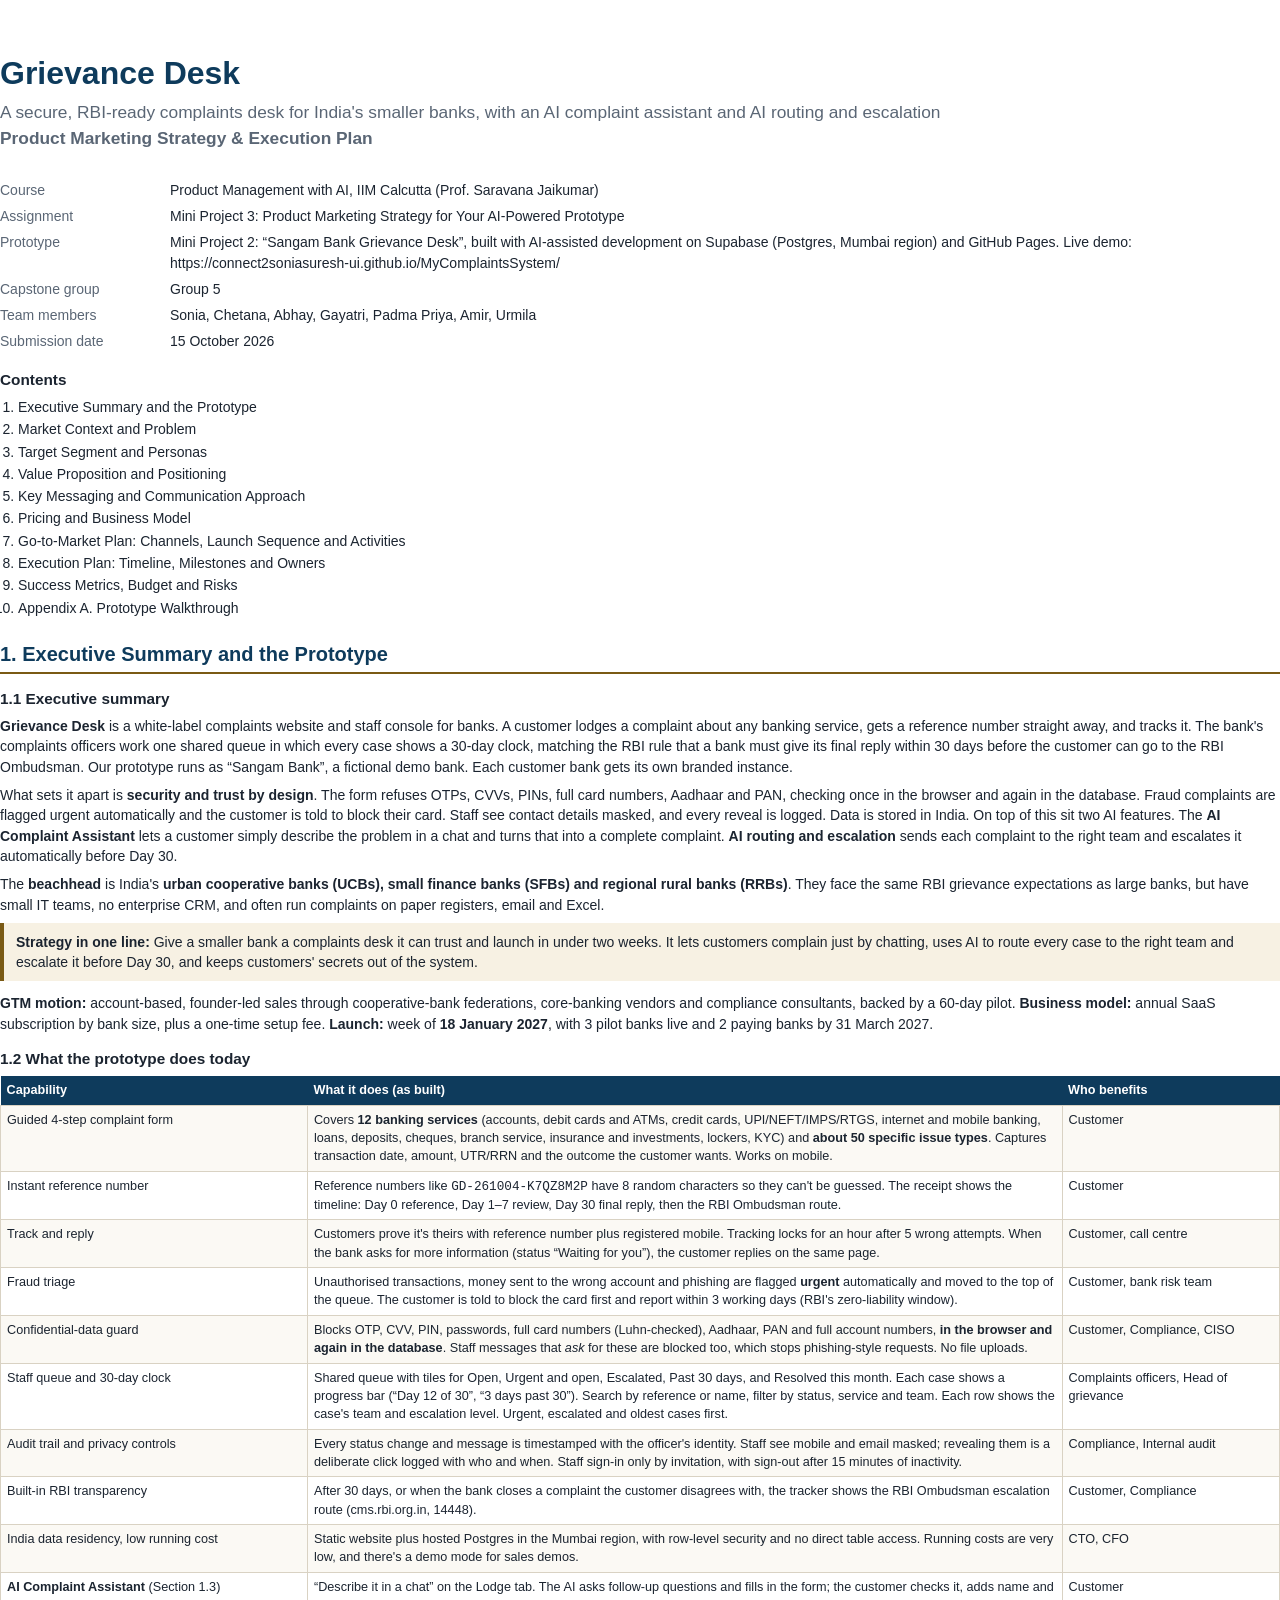
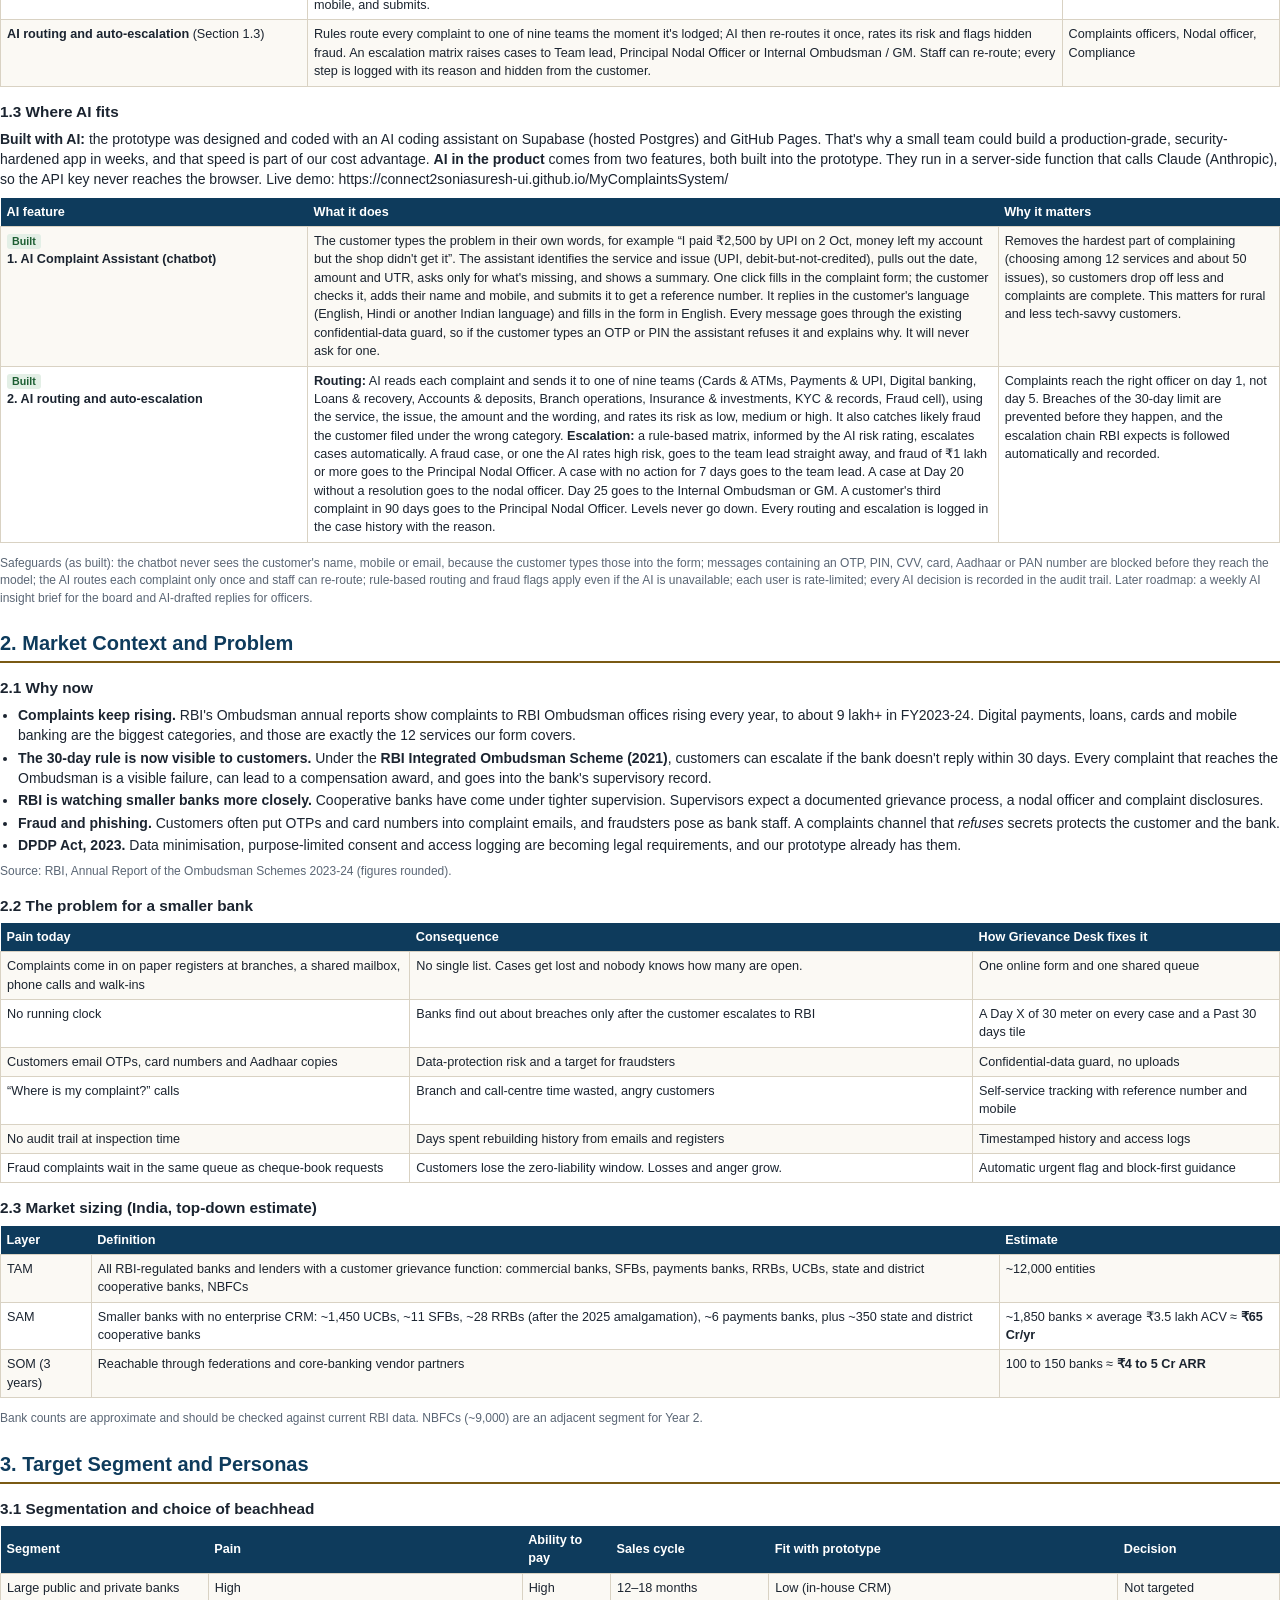
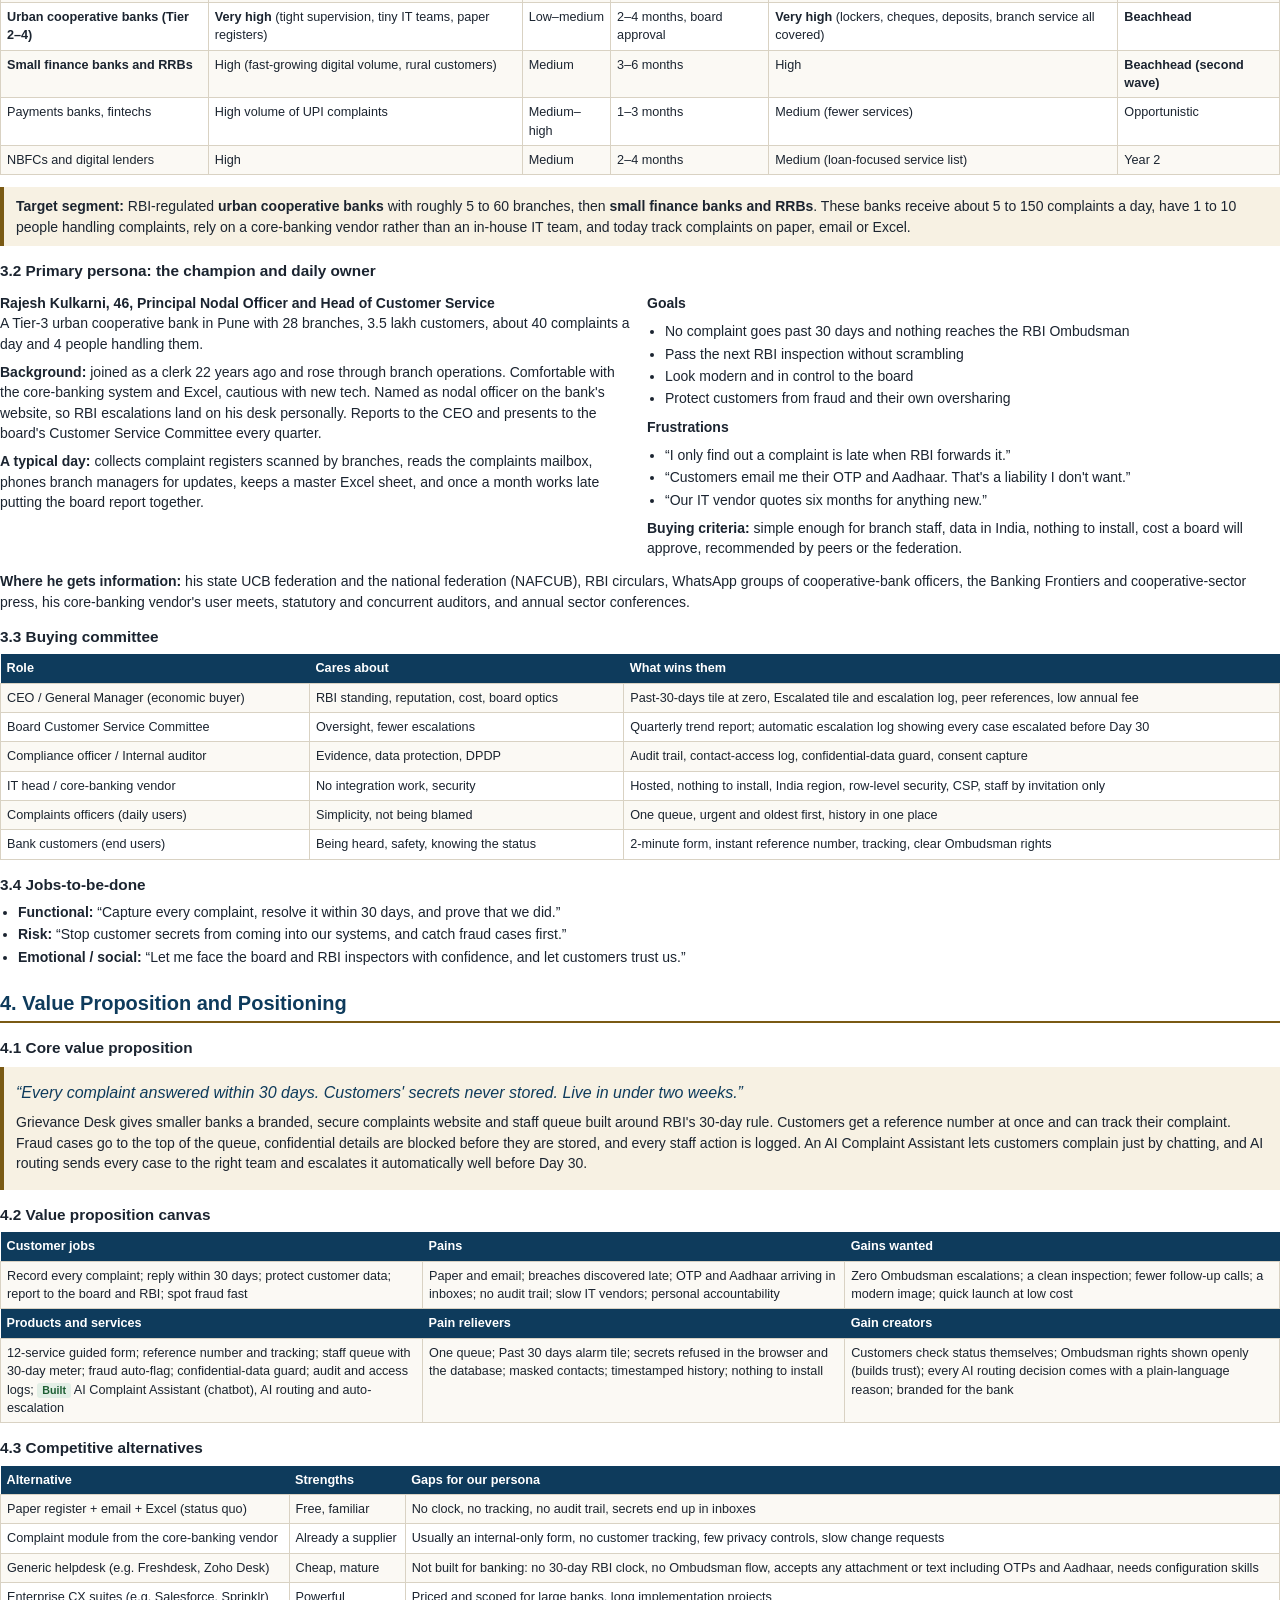
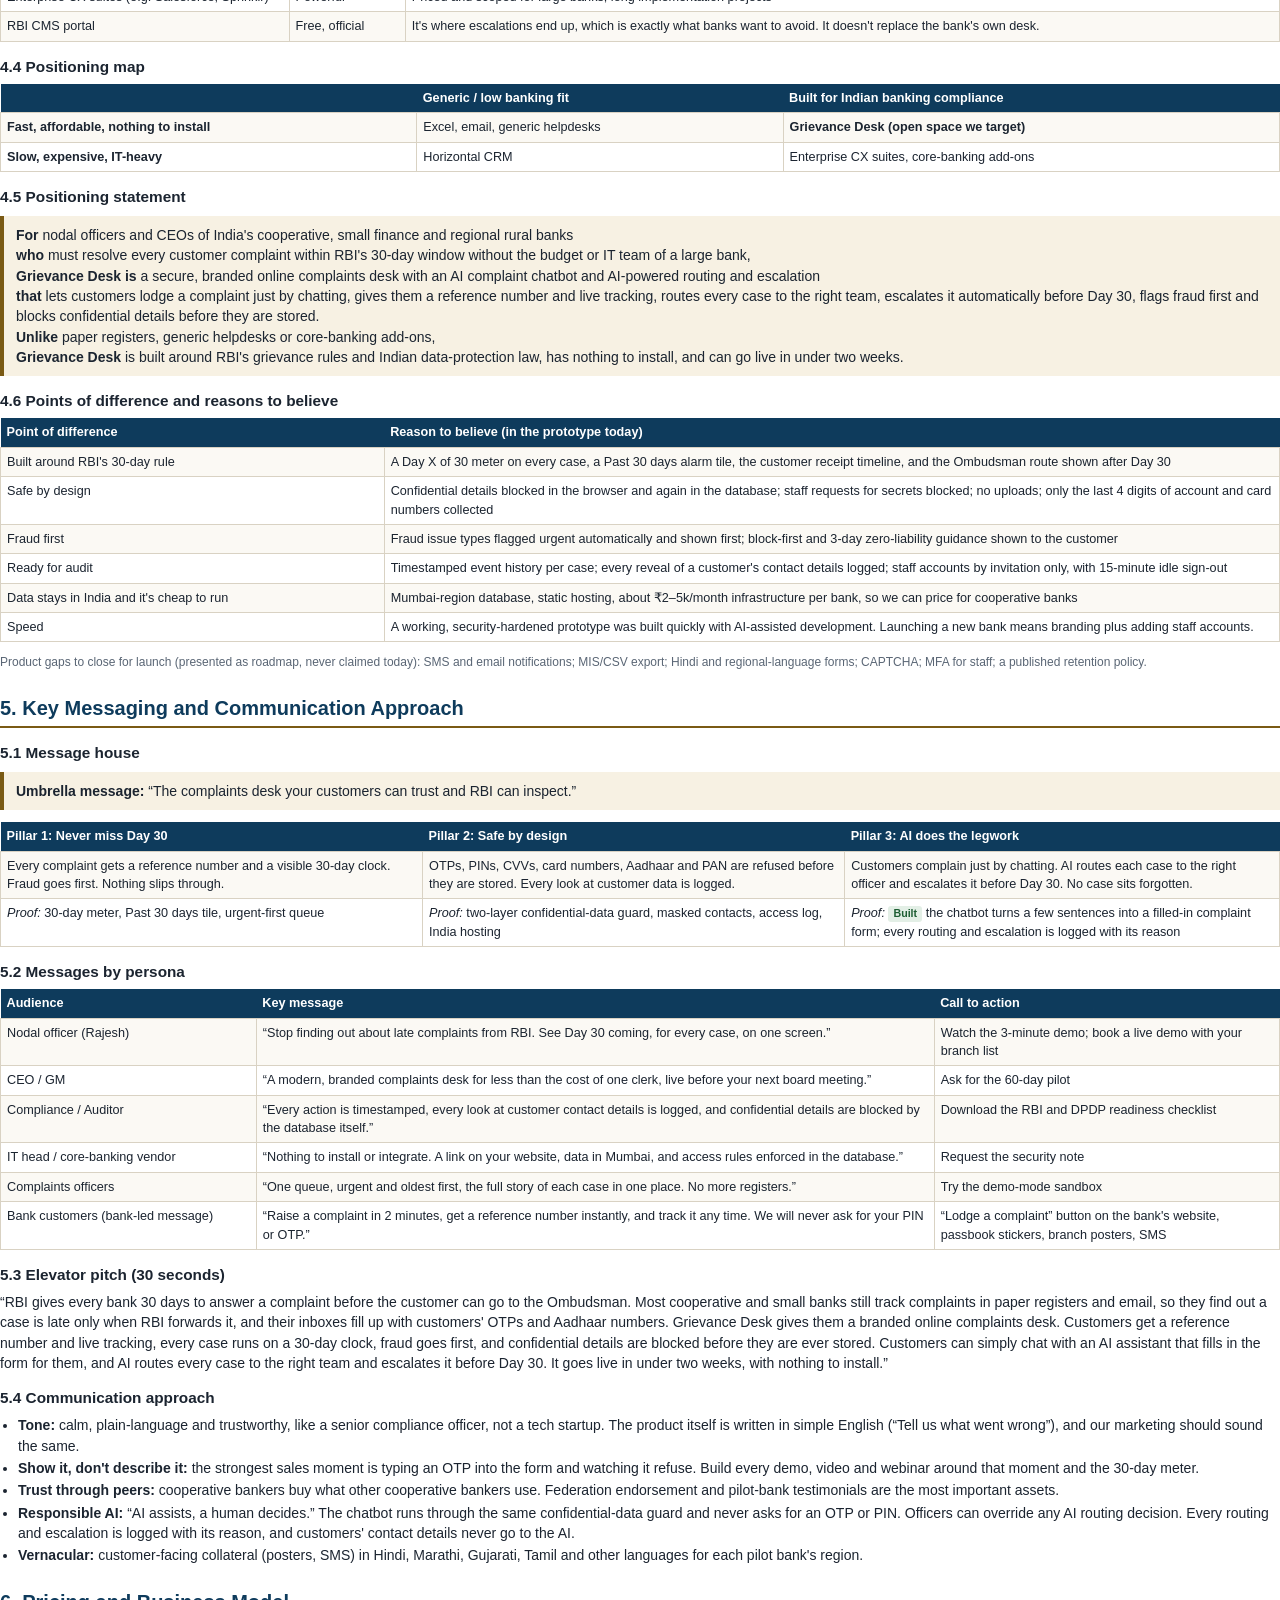
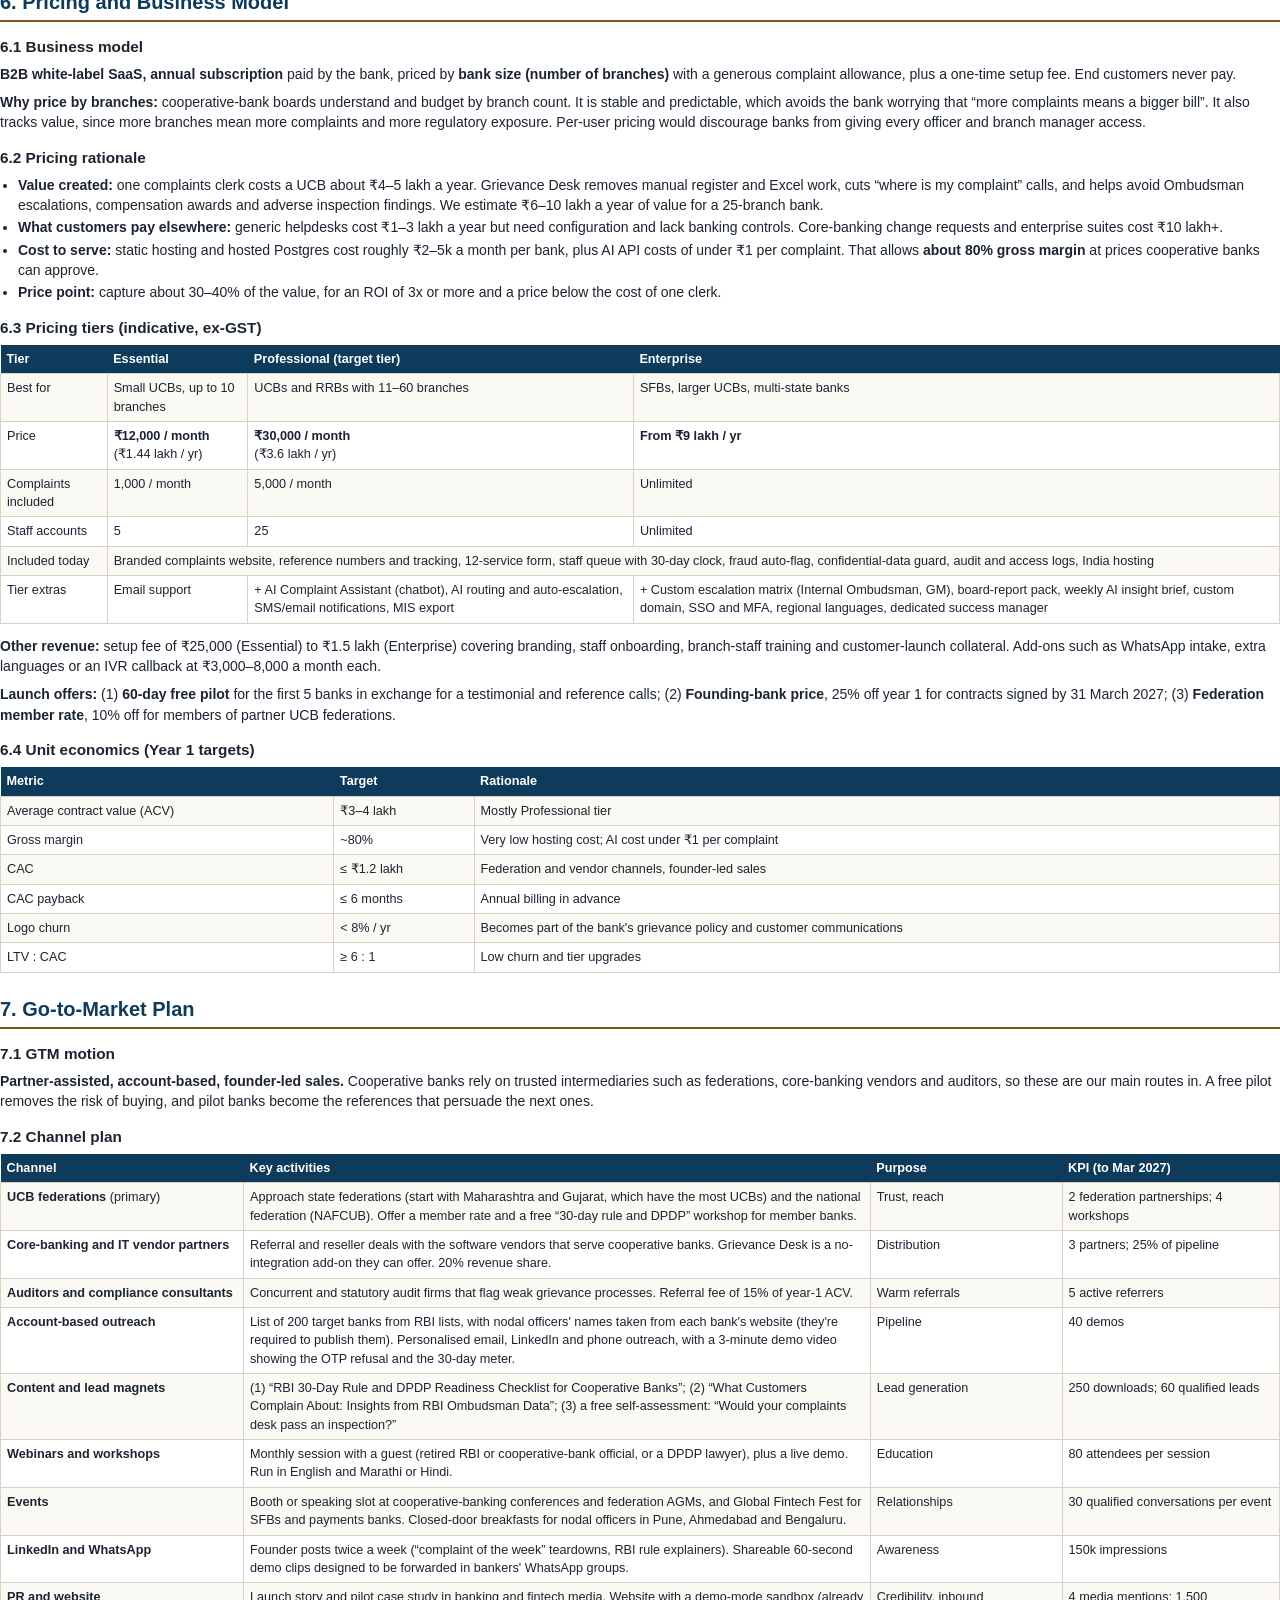
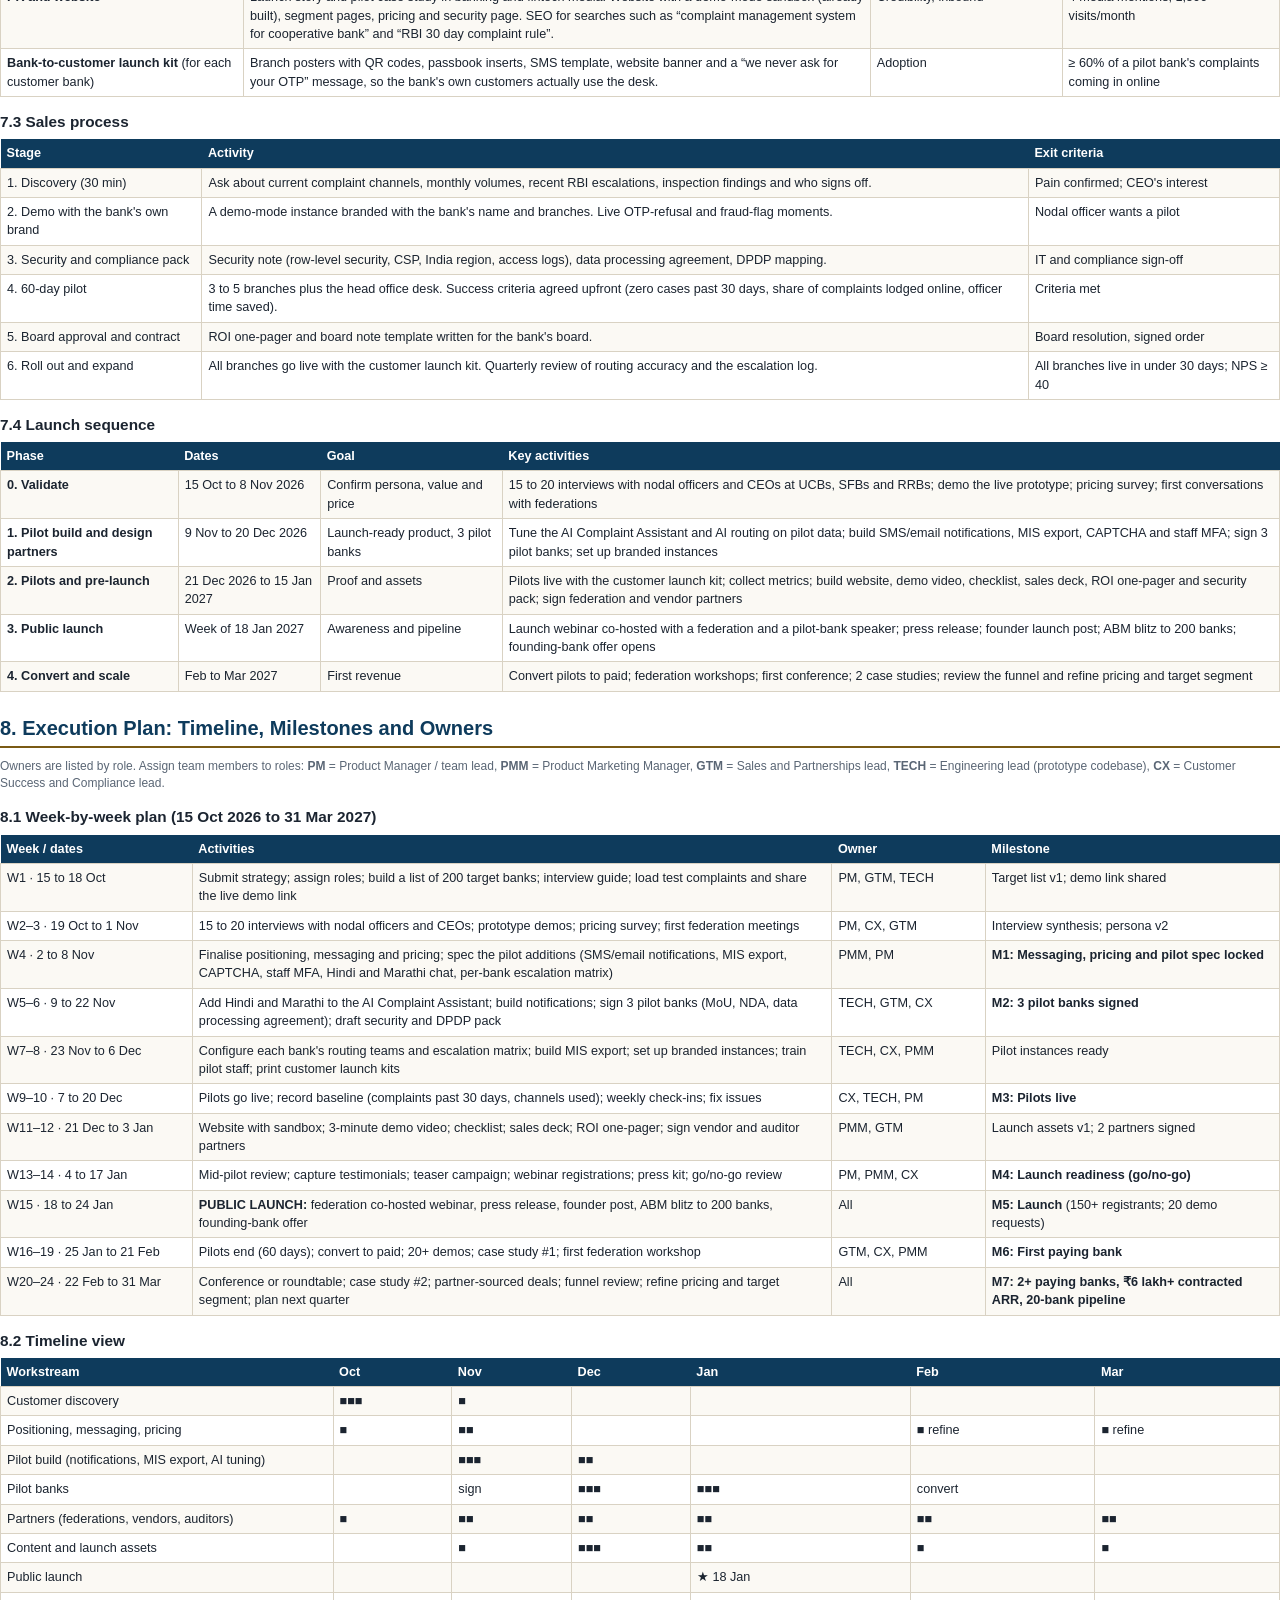
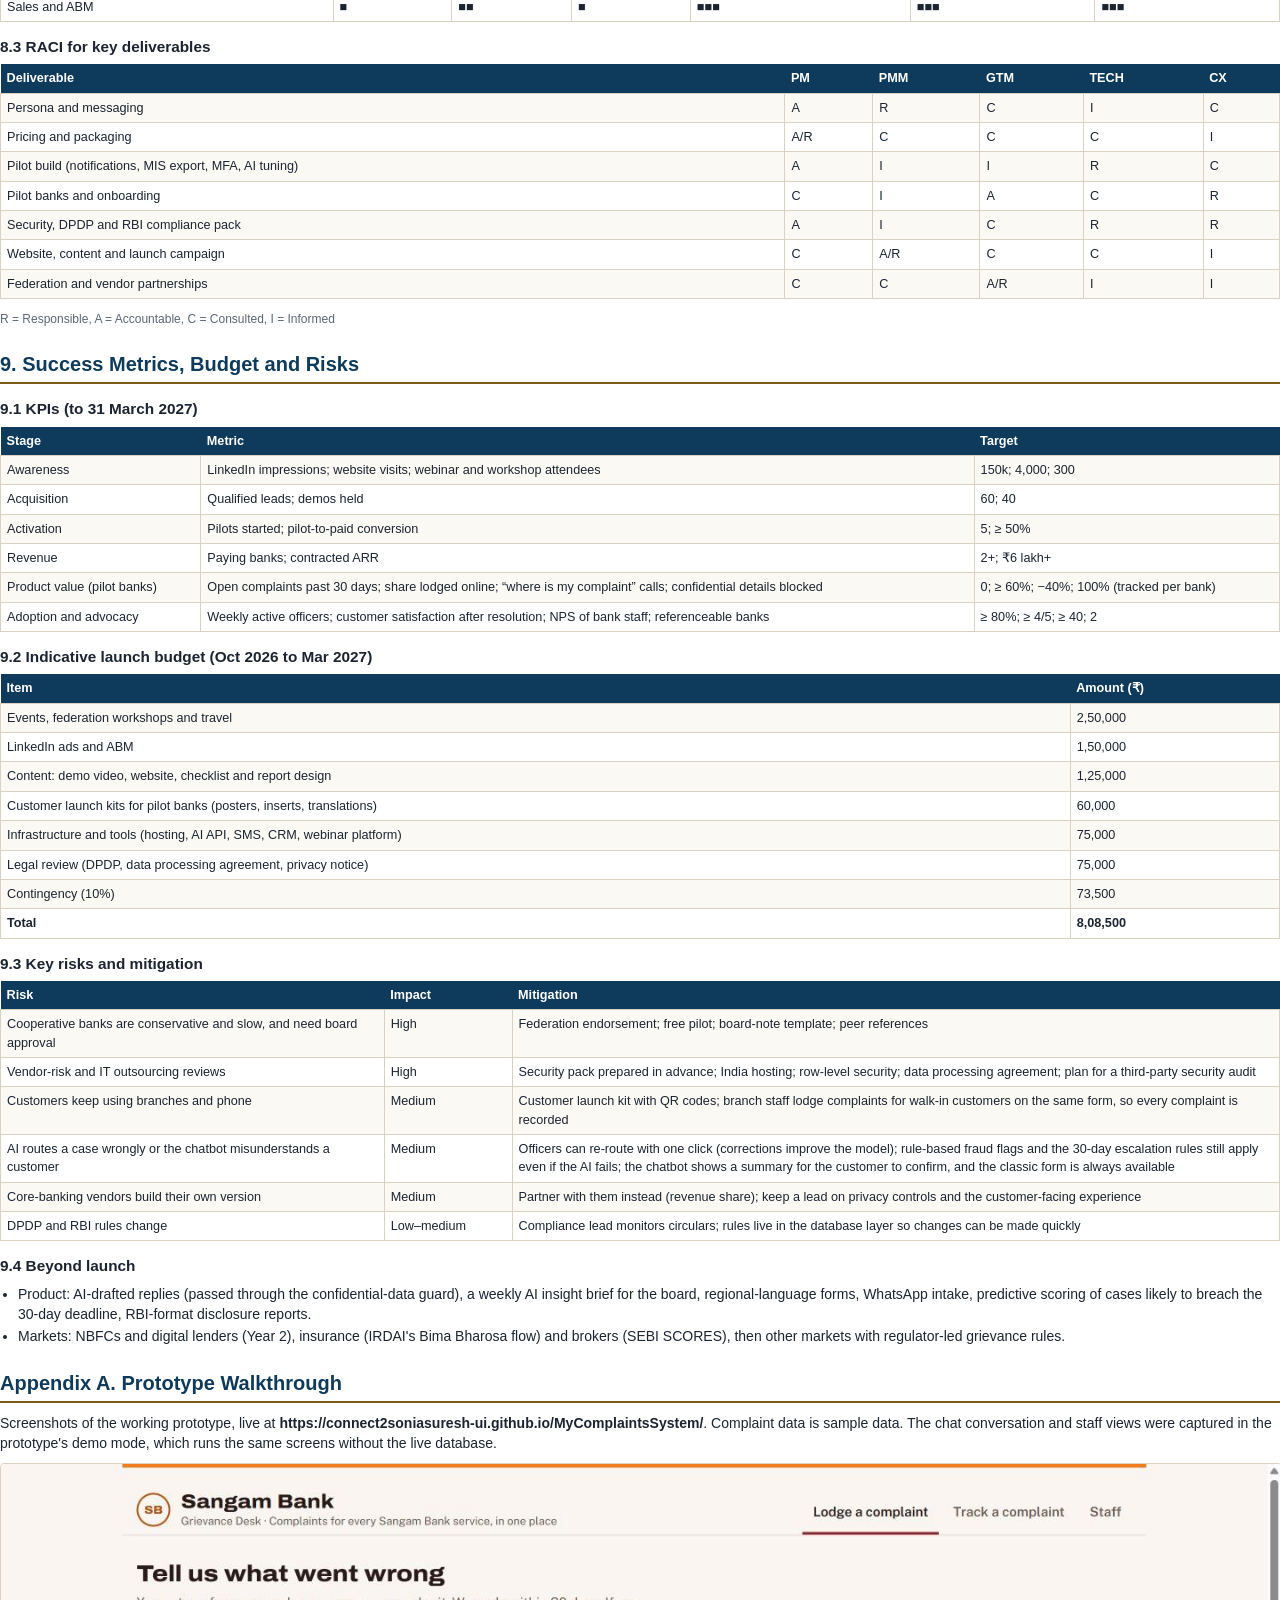
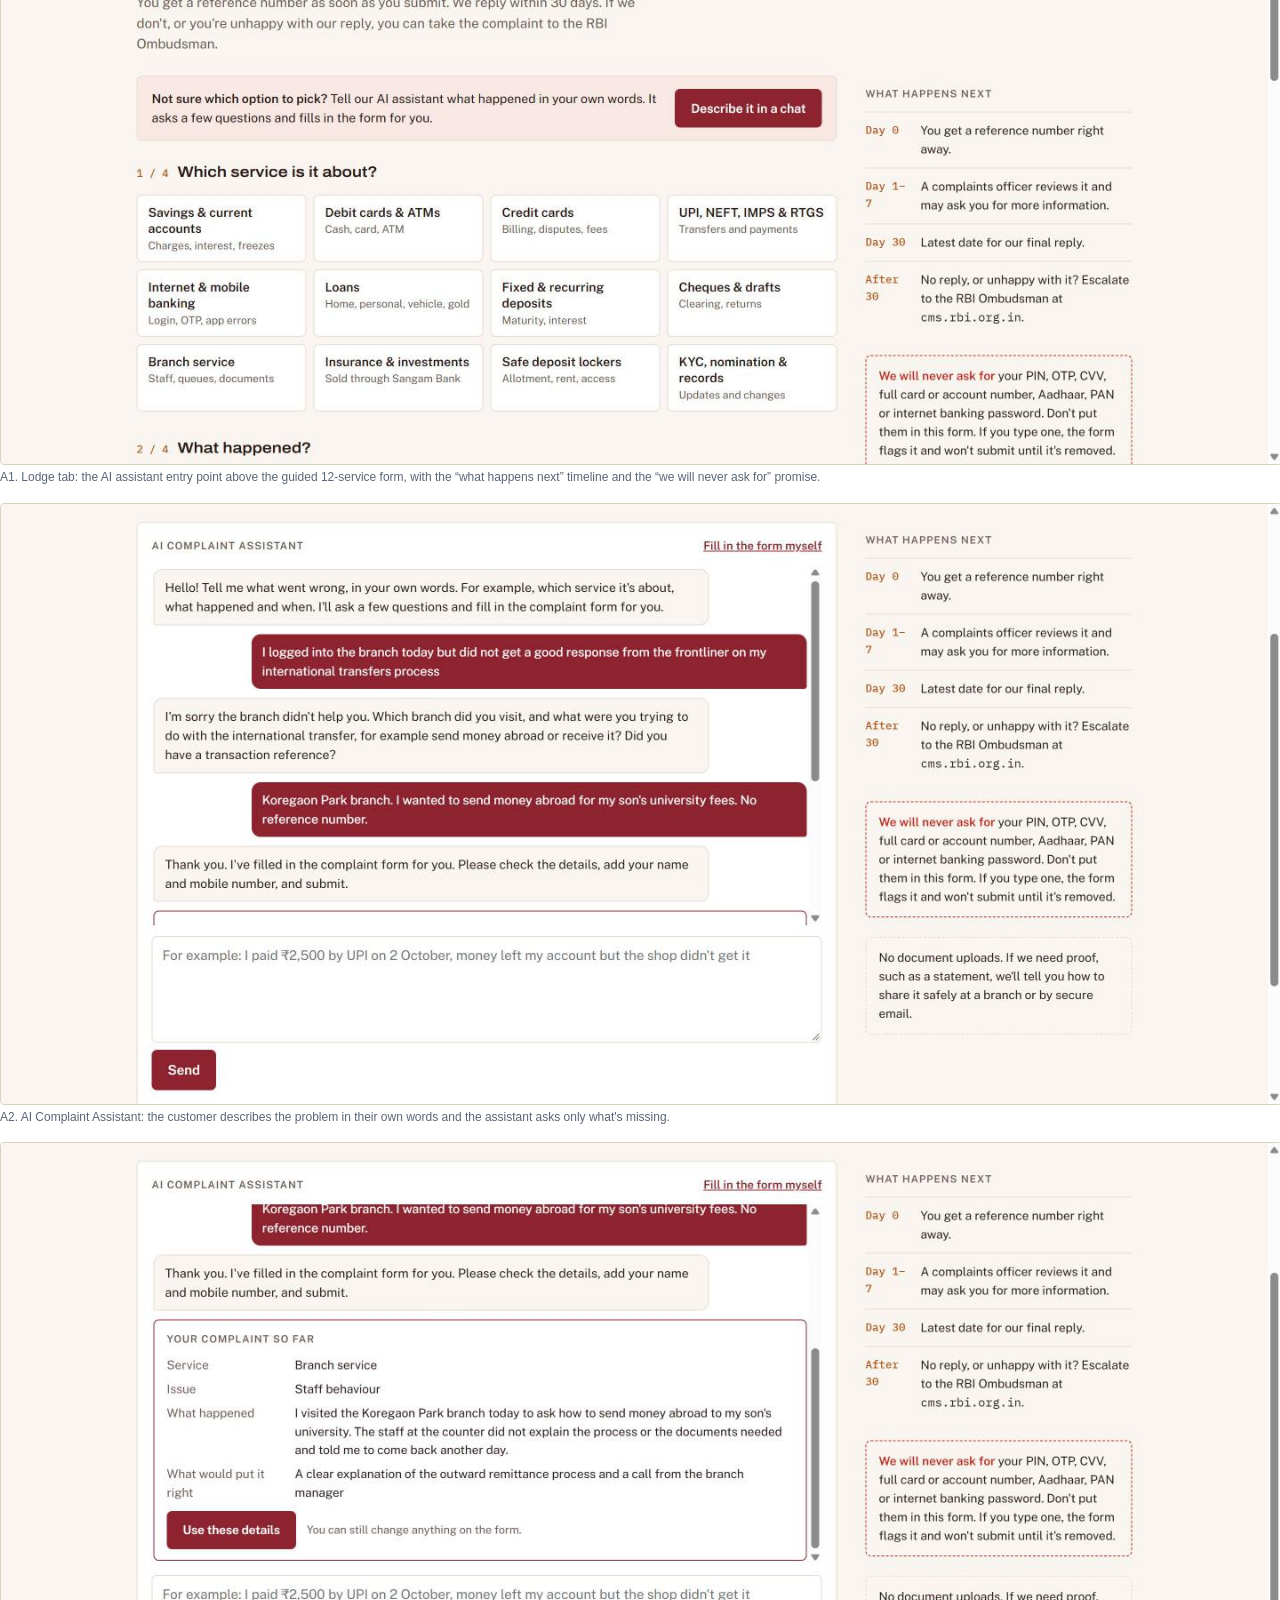
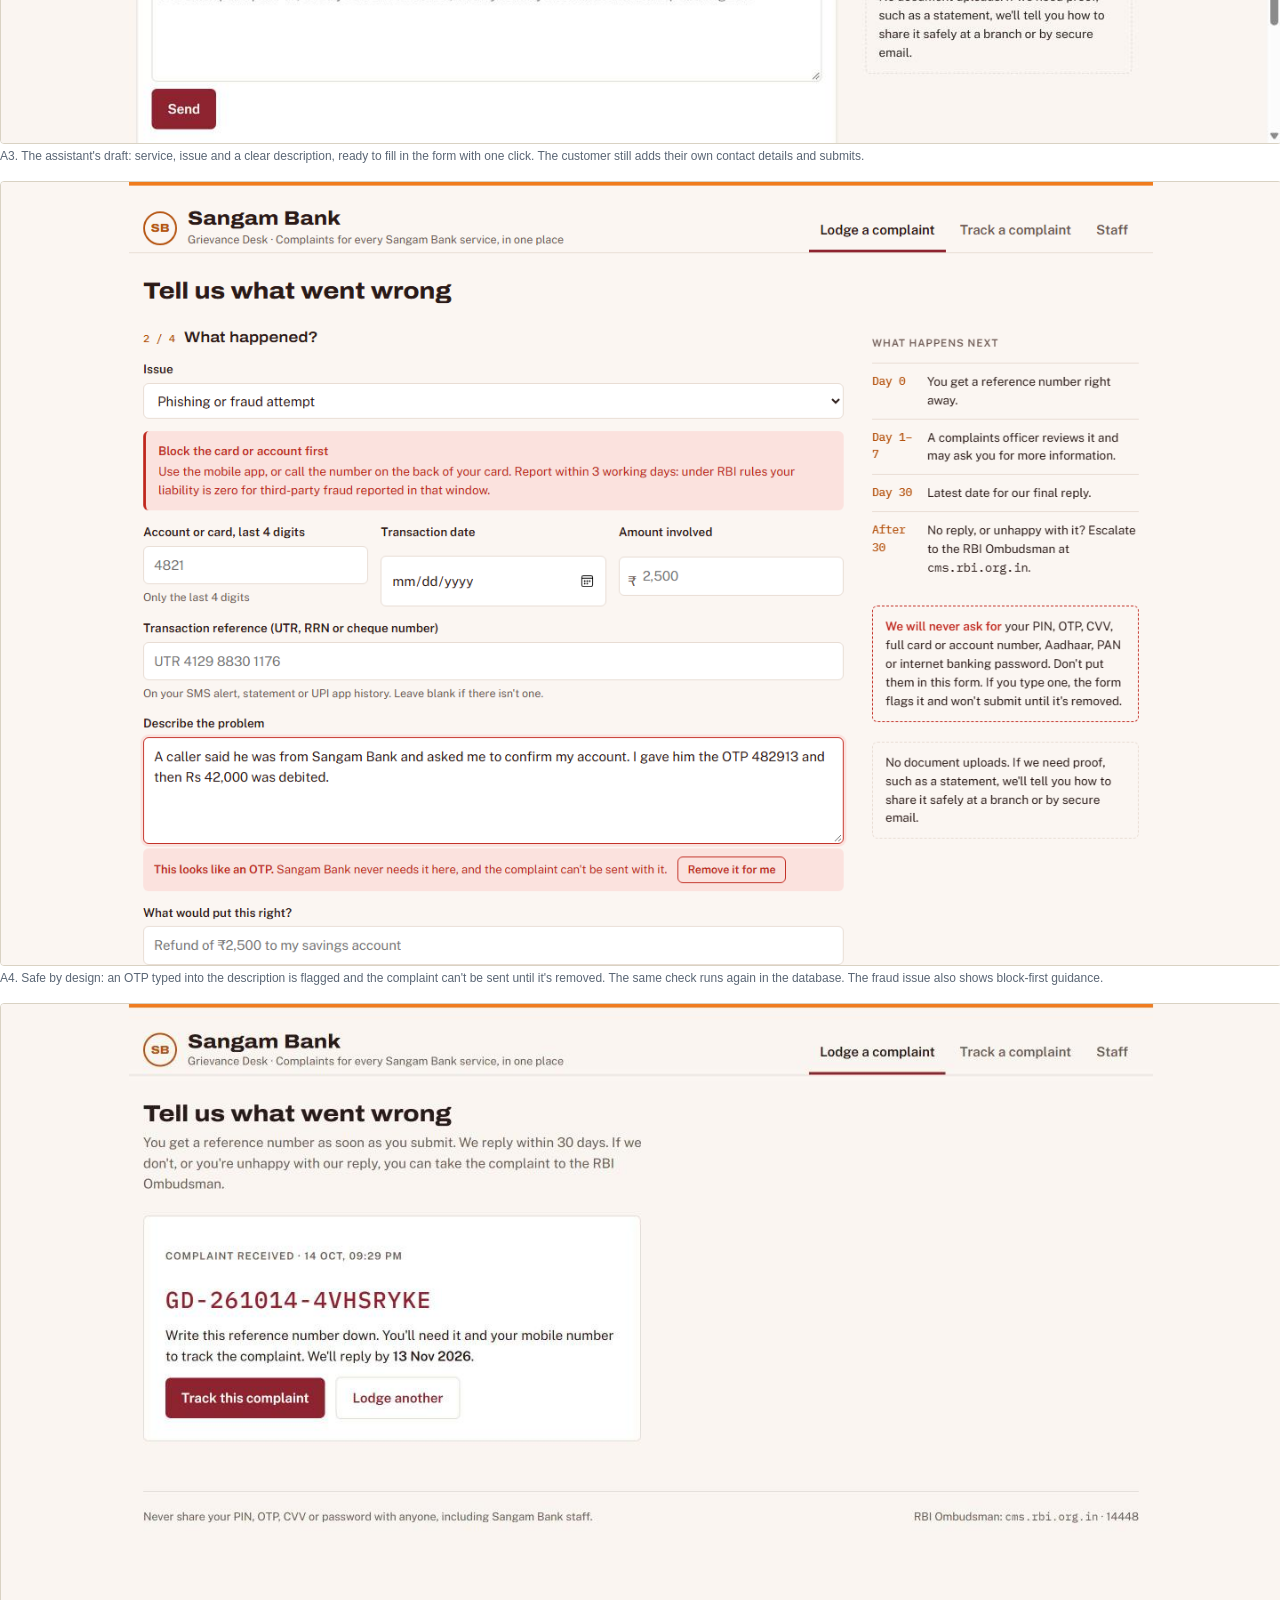
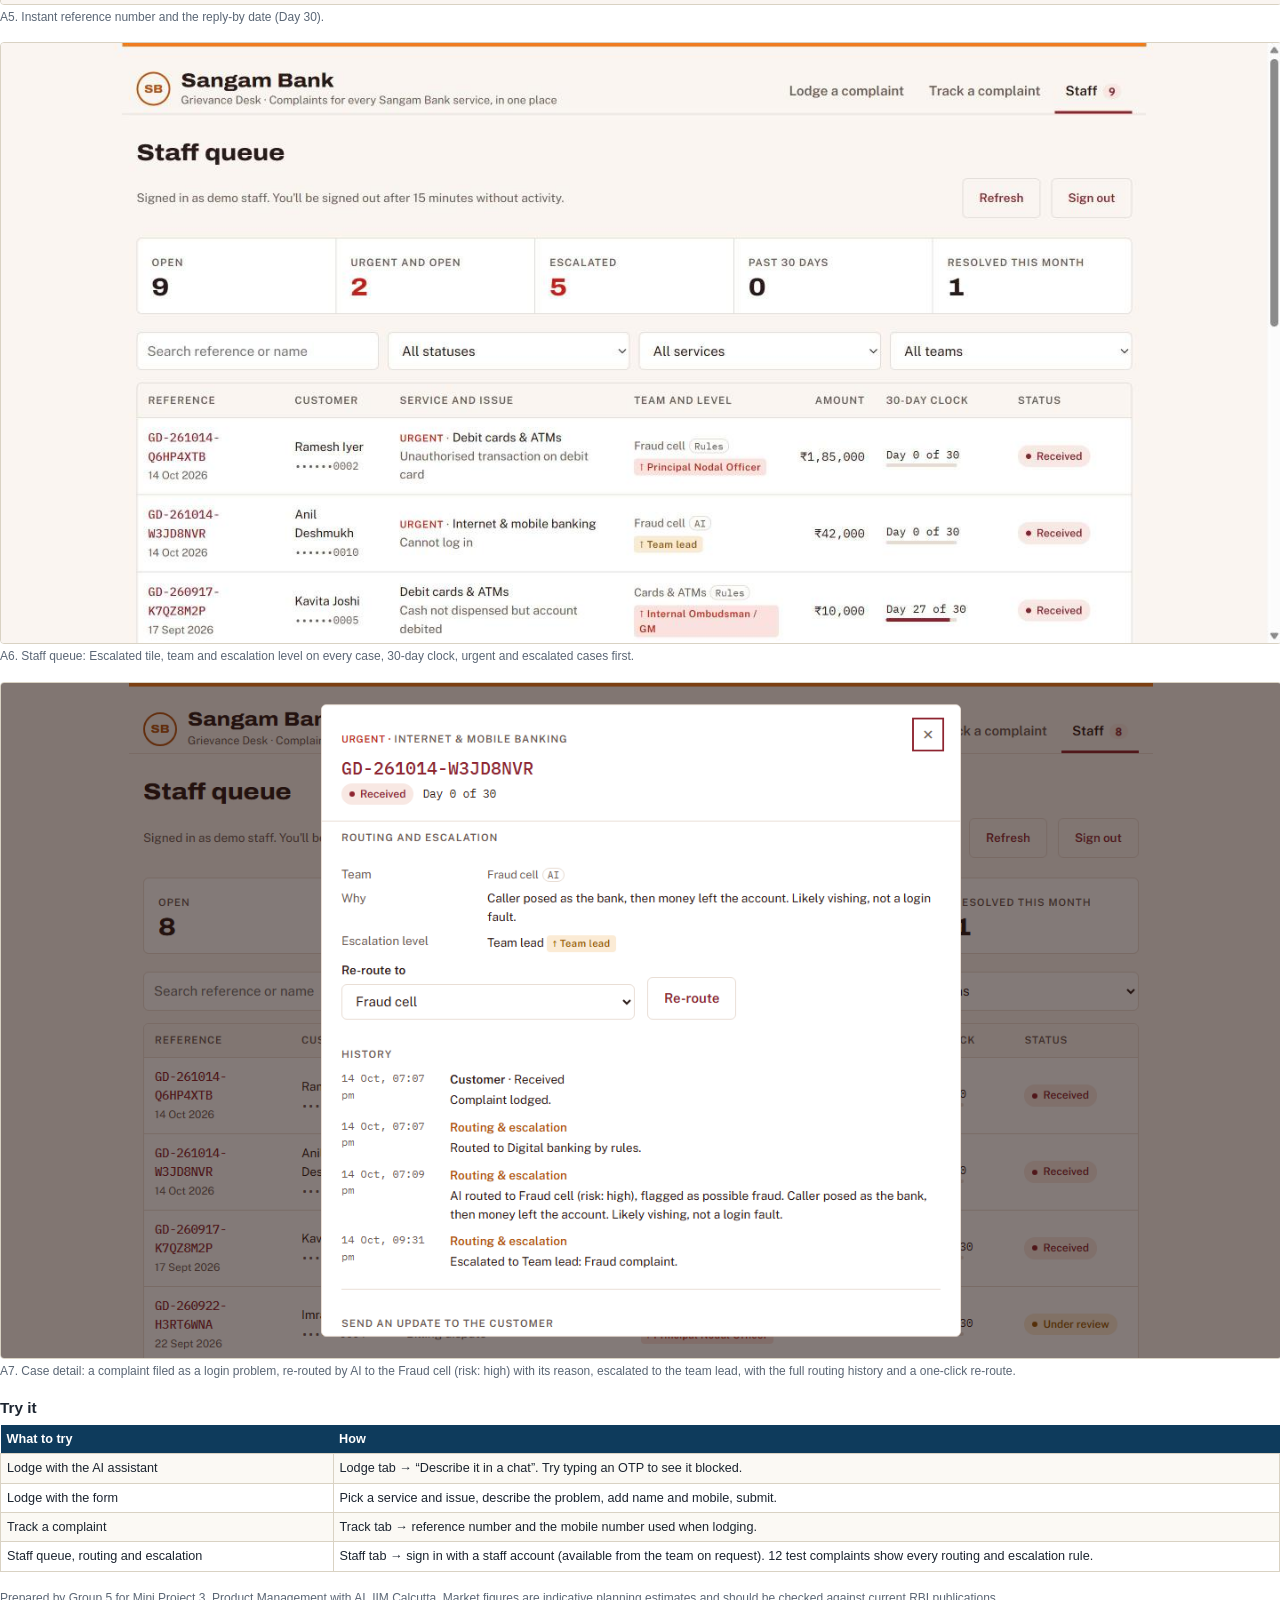
<file: marketing_strategy.html>
<!doctype html>
<html lang="en">
<head>
<meta charset="utf-8">
<title>Product Marketing Strategy</title>
<style>
  @page { size: A4; margin: 18mm 16mm 18mm 16mm; }
  :root { --ink:#1b2430; --muted:#5a6675; --accent:#7a5a14; --accent2:#0e3b5c; --soft:#f7f1e3; --line:#d9d2c3; --warn:#fff6e0; }
  body { font-family: "Segoe UI", Calibri, Arial, sans-serif; color:var(--ink); font-size:10.5pt; line-height:1.45; background:#fff; margin:0; }
  h1 { font-size:24pt; color:var(--accent2); margin:0 0 4px; }
  h2 { font-size:15pt; color:var(--accent2); border-bottom:2px solid var(--accent); padding-bottom:3px; margin:22px 0 10px; page-break-after:avoid; }
  h3 { font-size:11.5pt; margin:14px 0 6px; color:var(--ink); page-break-after:avoid; }
  p { margin:5px 0 8px; }
  ul, ol { margin:4px 0 8px 18px; padding:0; }
  li { margin:2px 0; }
  table { width:100%; border-collapse:collapse; margin:6px 0 12px; font-size:9.5pt; page-break-inside:auto; }
  tr { page-break-inside:avoid; }
  th { background:var(--accent2); color:#fff; text-align:left; padding:5px 6px; font-weight:600; }
  td { border:1px solid var(--line); padding:5px 6px; vertical-align:top; }
  tr:nth-child(even) td { background:#fbf9f4; }
  .cover { page-break-after:always; padding-top:50px; }
  .sub { font-size:13pt; color:var(--muted); margin-bottom:26px; }
  .meta td { border:none; padding:3px 0; background:none !important; font-size:10.5pt; }
  .meta td:first-child { width:170px; color:var(--muted); }
  .box { background:var(--soft); border-left:4px solid var(--accent); padding:9px 12px; margin:8px 0 12px; page-break-inside:avoid; }
  .note { background:var(--warn); border-left:4px solid #d69e00; padding:9px 12px; margin:8px 0 12px; font-size:9.5pt; page-break-inside:avoid; }
  .quote { font-size:12pt; font-style:italic; color:var(--accent2); }
  .two { display:flex; gap:14px; } .two > div { flex:1; }
  .small { font-size:9pt; color:var(--muted); }
  .pb { page-break-before:always; }
  .tag { display:inline-block; font-size:8pt; padding:0 5px; border-radius:3px; background:#e3efe6; color:#1d5e33; font-weight:600; }
  figure { margin:10px 0 16px; page-break-inside:avoid; }
  figure img { width:100%; border:1px solid var(--line); border-radius:4px; display:block; }
  figcaption { font-size:9pt; color:var(--muted); margin-top:4px; }
  .tag.r { background:#fde9d9; color:#8a3b0a; }
</style>
</head>
<body>

<!-- COVER -->
<div class="cover">
  <h1>Grievance Desk</h1>
  <div class="sub">A secure, RBI-ready complaints desk for India's smaller banks, with an AI complaint assistant and AI routing and escalation<br>
  <b>Product Marketing Strategy &amp; Execution Plan</b></div>
  <table class="meta">
    <tr><td>Course</td><td>Product Management with AI, IIM Calcutta (Prof. Saravana Jaikumar)</td></tr>
    <tr><td>Assignment</td><td>Mini Project 3: Product Marketing Strategy for Your AI-Powered Prototype</td></tr>
    <tr><td>Prototype</td><td>Mini Project 2: “Sangam Bank Grievance Desk”, built with AI-assisted development on Supabase (Postgres, Mumbai region) and GitHub Pages. Live demo: https://connect2soniasuresh-ui.github.io/MyComplaintsSystem/</td></tr>
    <tr><td>Capstone group</td><td>Group 5</td></tr>
    <tr><td>Team members</td><td>Sonia, Chetana, Abhay, Gayatri, Padma Priya, Amir, Urmila</td></tr>
    <tr><td>Submission date</td><td>15 October 2026</td></tr>
  </table>

  <h3>Contents</h3>
  <ol>
    <li>Executive Summary and the Prototype</li>
    <li>Market Context and Problem</li>
    <li>Target Segment and Personas</li>
    <li>Value Proposition and Positioning</li>
    <li>Key Messaging and Communication Approach</li>
    <li>Pricing and Business Model</li>
    <li>Go-to-Market Plan: Channels, Launch Sequence and Activities</li>
    <li>Execution Plan: Timeline, Milestones and Owners</li>
    <li>Success Metrics, Budget and Risks</li>
    <li>Appendix A. Prototype Walkthrough</li>
  </ol>
</div>

<!-- 1 -->
<h2>1. Executive Summary and the Prototype</h2>
<h3>1.1 Executive summary</h3>
<p><b>Grievance Desk</b> is a white-label complaints website and staff console for banks. A customer lodges a complaint about any banking service, gets a reference number straight away, and tracks it. The bank's complaints officers work one shared queue in which every case shows a 30-day clock, matching the RBI rule that a bank must give its final reply within 30 days before the customer can go to the RBI Ombudsman. Our prototype runs as “Sangam Bank”, a fictional demo bank. Each customer bank gets its own branded instance.</p>
<p>What sets it apart is <b>security and trust by design</b>. The form refuses OTPs, CVVs, PINs, full card numbers, Aadhaar and PAN, checking once in the browser and again in the database. Fraud complaints are flagged urgent automatically and the customer is told to block their card. Staff see contact details masked, and every reveal is logged. Data is stored in India. On top of this sit two AI features. The <b>AI Complaint Assistant</b> lets a customer simply describe the problem in a chat and turns that into a complete complaint. <b>AI routing and escalation</b> sends each complaint to the right team and escalates it automatically before Day 30.</p>
<p>The <b>beachhead</b> is India's <b>urban cooperative banks (UCBs), small finance banks (SFBs) and regional rural banks (RRBs)</b>. They face the same RBI grievance expectations as large banks, but have small IT teams, no enterprise CRM, and often run complaints on paper registers, email and Excel.</p>
<div class="box"><b>Strategy in one line:</b> Give a smaller bank a complaints desk it can trust and launch in under two weeks. It lets customers complain just by chatting, uses AI to route every case to the right team and escalate it before Day 30, and keeps customers' secrets out of the system.</div>
<p><b>GTM motion:</b> account-based, founder-led sales through cooperative-bank federations, core-banking vendors and compliance consultants, backed by a 60-day pilot. <b>Business model:</b> annual SaaS subscription by bank size, plus a one-time setup fee. <b>Launch:</b> week of <b>18 January 2027</b>, with 3 pilot banks live and 2 paying banks by 31 March 2027.</p>

<h3>1.2 What the prototype does today</h3>
<table>
  <tr><th style="width:24%">Capability</th><th>What it does (as built)</th><th style="width:17%">Who benefits</th></tr>
  <tr><td>Guided 4-step complaint form</td><td>Covers <b>12 banking services</b> (accounts, debit cards and ATMs, credit cards, UPI/NEFT/IMPS/RTGS, internet and mobile banking, loans, deposits, cheques, branch service, insurance and investments, lockers, KYC) and <b>about 50 specific issue types</b>. Captures transaction date, amount, UTR/RRN and the outcome the customer wants. Works on mobile.</td><td>Customer</td></tr>
  <tr><td>Instant reference number</td><td>Reference numbers like <span style="font-family:monospace">GD-261004-K7QZ8M2P</span> have 8 random characters so they can't be guessed. The receipt shows the timeline: Day 0 reference, Day 1–7 review, Day 30 final reply, then the RBI Ombudsman route.</td><td>Customer</td></tr>
  <tr><td>Track and reply</td><td>Customers prove it's theirs with reference number plus registered mobile. Tracking locks for an hour after 5 wrong attempts. When the bank asks for more information (status “Waiting for you”), the customer replies on the same page.</td><td>Customer, call centre</td></tr>
  <tr><td>Fraud triage</td><td>Unauthorised transactions, money sent to the wrong account and phishing are flagged <b>urgent</b> automatically and moved to the top of the queue. The customer is told to block the card first and report within 3 working days (RBI's zero-liability window).</td><td>Customer, bank risk team</td></tr>
  <tr><td>Confidential-data guard</td><td>Blocks OTP, CVV, PIN, passwords, full card numbers (Luhn-checked), Aadhaar, PAN and full account numbers, <b>in the browser and again in the database</b>. Staff messages that <i>ask</i> for these are blocked too, which stops phishing-style requests. No file uploads.</td><td>Customer, Compliance, CISO</td></tr>
  <tr><td>Staff queue and 30-day clock</td><td>Shared queue with tiles for Open, Urgent and open, Escalated, Past 30 days, and Resolved this month. Each case shows a progress bar (“Day 12 of 30”, “3 days past 30”). Search by reference or name, filter by status, service and team. Each row shows the case's team and escalation level. Urgent, escalated and oldest cases first.</td><td>Complaints officers, Head of grievance</td></tr>
  <tr><td>Audit trail and privacy controls</td><td>Every status change and message is timestamped with the officer's identity. Staff see mobile and email masked; revealing them is a deliberate click logged with who and when. Staff sign-in only by invitation, with sign-out after 15 minutes of inactivity.</td><td>Compliance, Internal audit</td></tr>
  <tr><td>Built-in RBI transparency</td><td>After 30 days, or when the bank closes a complaint the customer disagrees with, the tracker shows the RBI Ombudsman escalation route (cms.rbi.org.in, 14448).</td><td>Customer, Compliance</td></tr>
  <tr><td>India data residency, low running cost</td><td>Static website plus hosted Postgres in the Mumbai region, with row-level security and no direct table access. Running costs are very low, and there's a demo mode for sales demos.</td><td>CTO, CFO</td></tr>
  <tr><td><b>AI Complaint Assistant</b> (Section 1.3)</td><td>“Describe it in a chat” on the Lodge tab. The AI asks follow-up questions and fills in the form; the customer checks it, adds name and mobile, and submits.</td><td>Customer</td></tr>
  <tr><td><b>AI routing and auto-escalation</b> (Section 1.3)</td><td>Rules route every complaint to one of nine teams the moment it's lodged; AI then re-routes it once, rates its risk and flags hidden fraud. An escalation matrix raises cases to Team lead, Principal Nodal Officer or Internal Ombudsman / GM. Staff can re-route; every step is logged with its reason and hidden from the customer.</td><td>Complaints officers, Nodal officer, Compliance</td></tr>
</table>

<h3>1.3 Where AI fits</h3>
<p><b>Built with AI:</b> the prototype was designed and coded with an AI coding assistant on Supabase (hosted Postgres) and GitHub Pages. That's why a small team could build a production-grade, security-hardened app in weeks, and that speed is part of our cost advantage. <b>AI in the product</b> comes from two features, both built into the prototype. They run in a server-side function that calls Claude (Anthropic), so the API key never reaches the browser. Live demo: https://connect2soniasuresh-ui.github.io/MyComplaintsSystem/</p>
<table>
  <tr><th style="width:24%">AI feature</th><th>What it does</th><th style="width:22%">Why it matters</th></tr>
  <tr><td><span class="tag">Built</span><br><b>1. AI Complaint Assistant (chatbot)</b></td><td>The customer types the problem in their own words, for example “I paid ₹2,500 by UPI on 2 Oct, money left my account but the shop didn't get it”. The assistant identifies the service and issue (UPI, debit-but-not-credited), pulls out the date, amount and UTR, asks only for what's missing, and shows a summary. One click fills in the complaint form; the customer checks it, adds their name and mobile, and submits it to get a reference number. It replies in the customer's language (English, Hindi or another Indian language) and fills in the form in English. Every message goes through the existing confidential-data guard, so if the customer types an OTP or PIN the assistant refuses it and explains why. It will never ask for one.</td><td>Removes the hardest part of complaining (choosing among 12 services and about 50 issues), so customers drop off less and complaints are complete. This matters for rural and less tech-savvy customers.</td></tr>
  <tr><td><span class="tag">Built</span><br><b>2. AI routing and auto-escalation</b></td><td><b>Routing:</b> AI reads each complaint and sends it to one of nine teams (Cards &amp; ATMs, Payments &amp; UPI, Digital banking, Loans &amp; recovery, Accounts &amp; deposits, Branch operations, Insurance &amp; investments, KYC &amp; records, Fraud cell), using the service, the issue, the amount and the wording, and rates its risk as low, medium or high. It also catches likely fraud the customer filed under the wrong category. <b>Escalation:</b> a rule-based matrix, informed by the AI risk rating, escalates cases automatically. A fraud case, or one the AI rates high risk, goes to the team lead straight away, and fraud of ₹1 lakh or more goes to the Principal Nodal Officer. A case with no action for 7 days goes to the team lead. A case at Day 20 without a resolution goes to the nodal officer. Day 25 goes to the Internal Ombudsman or GM. A customer's third complaint in 90 days goes to the Principal Nodal Officer. Levels never go down. Every routing and escalation is logged in the case history with the reason.</td><td>Complaints reach the right officer on day 1, not day 5. Breaches of the 30-day limit are prevented before they happen, and the escalation chain RBI expects is followed automatically and recorded.</td></tr>
</table>
<p class="small">Safeguards (as built): the chatbot never sees the customer's name, mobile or email, because the customer types those into the form; messages containing an OTP, PIN, CVV, card, Aadhaar or PAN number are blocked before they reach the model; the AI routes each complaint only once and staff can re-route; rule-based routing and fraud flags apply even if the AI is unavailable; each user is rate-limited; every AI decision is recorded in the audit trail. Later roadmap: a weekly AI insight brief for the board and AI-drafted replies for officers.</p>

<!-- 2 -->
<h2 class="pb">2. Market Context and Problem</h2>
<h3>2.1 Why now</h3>
<ul>
  <li><b>Complaints keep rising.</b> RBI's Ombudsman annual reports show complaints to RBI Ombudsman offices rising every year, to about 9 lakh+ in FY2023-24. Digital payments, loans, cards and mobile banking are the biggest categories, and those are exactly the 12 services our form covers.</li>
  <li><b>The 30-day rule is now visible to customers.</b> Under the <b>RBI Integrated Ombudsman Scheme (2021)</b>, customers can escalate if the bank doesn't reply within 30 days. Every complaint that reaches the Ombudsman is a visible failure, can lead to a compensation award, and goes into the bank's supervisory record.</li>
  <li><b>RBI is watching smaller banks more closely.</b> Cooperative banks have come under tighter supervision. Supervisors expect a documented grievance process, a nodal officer and complaint disclosures.</li>
  <li><b>Fraud and phishing.</b> Customers often put OTPs and card numbers into complaint emails, and fraudsters pose as bank staff. A complaints channel that <i>refuses</i> secrets protects the customer and the bank.</li>
  <li><b>DPDP Act, 2023.</b> Data minimisation, purpose-limited consent and access logging are becoming legal requirements, and our prototype already has them.</li>
</ul>
<p class="small">Source: RBI, Annual Report of the Ombudsman Schemes 2023-24 (figures rounded).</p>

<h3>2.2 The problem for a smaller bank</h3>
<table>
  <tr><th style="width:32%">Pain today</th><th>Consequence</th><th style="width:24%">How Grievance Desk fixes it</th></tr>
  <tr><td>Complaints come in on paper registers at branches, a shared mailbox, phone calls and walk-ins</td><td>No single list. Cases get lost and nobody knows how many are open.</td><td>One online form and one shared queue</td></tr>
  <tr><td>No running clock</td><td>Banks find out about breaches only after the customer escalates to RBI</td><td>A Day X of 30 meter on every case and a Past 30 days tile</td></tr>
  <tr><td>Customers email OTPs, card numbers and Aadhaar copies</td><td>Data-protection risk and a target for fraudsters</td><td>Confidential-data guard, no uploads</td></tr>
  <tr><td>“Where is my complaint?” calls</td><td>Branch and call-centre time wasted, angry customers</td><td>Self-service tracking with reference number and mobile</td></tr>
  <tr><td>No audit trail at inspection time</td><td>Days spent rebuilding history from emails and registers</td><td>Timestamped history and access logs</td></tr>
  <tr><td>Fraud complaints wait in the same queue as cheque-book requests</td><td>Customers lose the zero-liability window. Losses and anger grow.</td><td>Automatic urgent flag and block-first guidance</td></tr>
</table>

<h3>2.3 Market sizing (India, top-down estimate)</h3>
<table>
  <tr><th>Layer</th><th>Definition</th><th>Estimate</th></tr>
  <tr><td>TAM</td><td>All RBI-regulated banks and lenders with a customer grievance function: commercial banks, SFBs, payments banks, RRBs, UCBs, state and district cooperative banks, NBFCs</td><td>~12,000 entities</td></tr>
  <tr><td>SAM</td><td>Smaller banks with no enterprise CRM: ~1,450 UCBs, ~11 SFBs, ~28 RRBs (after the 2025 amalgamation), ~6 payments banks, plus ~350 state and district cooperative banks</td><td>~1,850 banks × average ₹3.5 lakh ACV ≈ <b>₹65 Cr/yr</b></td></tr>
  <tr><td>SOM (3 years)</td><td>Reachable through federations and core-banking vendor partners</td><td>100 to 150 banks ≈ <b>₹4 to 5 Cr ARR</b></td></tr>
</table>
<p class="small">Bank counts are approximate and should be checked against current RBI data. NBFCs (~9,000) are an adjacent segment for Year 2.</p>

<!-- 3 -->
<h2 class="pb">3. Target Segment and Personas</h2>
<h3>3.1 Segmentation and choice of beachhead</h3>
<table>
  <tr><th>Segment</th><th>Pain</th><th>Ability to pay</th><th>Sales cycle</th><th>Fit with prototype</th><th>Decision</th></tr>
  <tr><td>Large public and private banks</td><td>High</td><td>High</td><td>12–18 months</td><td>Low (in-house CRM)</td><td>Not targeted</td></tr>
  <tr><td><b>Urban cooperative banks (Tier 2–4)</b></td><td><b>Very high</b> (tight supervision, tiny IT teams, paper registers)</td><td>Low–medium</td><td>2–4 months, board approval</td><td><b>Very high</b> (lockers, cheques, deposits, branch service all covered)</td><td><b>Beachhead</b></td></tr>
  <tr><td><b>Small finance banks and RRBs</b></td><td>High (fast-growing digital volume, rural customers)</td><td>Medium</td><td>3–6 months</td><td>High</td><td><b>Beachhead (second wave)</b></td></tr>
  <tr><td>Payments banks, fintechs</td><td>High volume of UPI complaints</td><td>Medium–high</td><td>1–3 months</td><td>Medium (fewer services)</td><td>Opportunistic</td></tr>
  <tr><td>NBFCs and digital lenders</td><td>High</td><td>Medium</td><td>2–4 months</td><td>Medium (loan-focused service list)</td><td>Year 2</td></tr>
</table>
<div class="box"><b>Target segment:</b> RBI-regulated <b>urban cooperative banks</b> with roughly 5 to 60 branches, then <b>small finance banks and RRBs</b>. These banks receive about 5 to 150 complaints a day, have 1 to 10 people handling complaints, rely on a core-banking vendor rather than an in-house IT team, and today track complaints on paper, email or Excel.</div>

<h3>3.2 Primary persona: the champion and daily owner</h3>
<div class="two">
<div>
<p><b>Rajesh Kulkarni, 46, Principal Nodal Officer and Head of Customer Service</b><br>
A Tier-3 urban cooperative bank in Pune with 28 branches, 3.5 lakh customers, about 40 complaints a day and 4 people handling them.</p>
<p><b>Background:</b> joined as a clerk 22 years ago and rose through branch operations. Comfortable with the core-banking system and Excel, cautious with new tech. Named as nodal officer on the bank's website, so RBI escalations land on his desk personally. Reports to the CEO and presents to the board's Customer Service Committee every quarter.</p>
<p><b>A typical day:</b> collects complaint registers scanned by branches, reads the complaints mailbox, phones branch managers for updates, keeps a master Excel sheet, and once a month works late putting the board report together.</p>
</div>
<div>
<p><b>Goals</b></p>
<ul><li>No complaint goes past 30 days and nothing reaches the RBI Ombudsman</li><li>Pass the next RBI inspection without scrambling</li><li>Look modern and in control to the board</li><li>Protect customers from fraud and their own oversharing</li></ul>
<p><b>Frustrations</b></p>
<ul><li>“I only find out a complaint is late when RBI forwards it.”</li><li>“Customers email me their OTP and Aadhaar. That's a liability I don't want.”</li><li>“Our IT vendor quotes six months for anything new.”</li></ul>
<p><b>Buying criteria:</b> simple enough for branch staff, data in India, nothing to install, cost a board will approve, recommended by peers or the federation.</p>
</div>
</div>
<p><b>Where he gets information:</b> his state UCB federation and the national federation (NAFCUB), RBI circulars, WhatsApp groups of cooperative-bank officers, the Banking Frontiers and cooperative-sector press, his core-banking vendor's user meets, statutory and concurrent auditors, and annual sector conferences.</p>

<h3>3.3 Buying committee</h3>
<table>
  <tr><th>Role</th><th>Cares about</th><th>What wins them</th></tr>
  <tr><td>CEO / General Manager (economic buyer)</td><td>RBI standing, reputation, cost, board optics</td><td>Past-30-days tile at zero, Escalated tile and escalation log, peer references, low annual fee</td></tr>
  <tr><td>Board Customer Service Committee</td><td>Oversight, fewer escalations</td><td>Quarterly trend report; automatic escalation log showing every case escalated before Day 30</td></tr>
  <tr><td>Compliance officer / Internal auditor</td><td>Evidence, data protection, DPDP</td><td>Audit trail, contact-access log, confidential-data guard, consent capture</td></tr>
  <tr><td>IT head / core-banking vendor</td><td>No integration work, security</td><td>Hosted, nothing to install, India region, row-level security, CSP, staff by invitation only</td></tr>
  <tr><td>Complaints officers (daily users)</td><td>Simplicity, not being blamed</td><td>One queue, urgent and oldest first, history in one place</td></tr>
  <tr><td>Bank customers (end users)</td><td>Being heard, safety, knowing the status</td><td>2-minute form, instant reference number, tracking, clear Ombudsman rights</td></tr>
</table>

<h3>3.4 Jobs-to-be-done</h3>
<ul>
  <li><b>Functional:</b> “Capture every complaint, resolve it within 30 days, and prove that we did.”</li>
  <li><b>Risk:</b> “Stop customer secrets from coming into our systems, and catch fraud cases first.”</li>
  <li><b>Emotional / social:</b> “Let me face the board and RBI inspectors with confidence, and let customers trust us.”</li>
</ul>

<!-- 4 -->
<h2 class="pb">4. Value Proposition and Positioning</h2>
<h3>4.1 Core value proposition</h3>
<div class="box"><p class="quote">“Every complaint answered within 30 days. Customers' secrets never stored. Live in under two weeks.”</p>
<p>Grievance Desk gives smaller banks a branded, secure complaints website and staff queue built around RBI's 30-day rule. Customers get a reference number at once and can track their complaint. Fraud cases go to the top of the queue, confidential details are blocked before they are stored, and every staff action is logged. An AI Complaint Assistant lets customers complain just by chatting, and AI routing sends every case to the right team and escalates it automatically well before Day 30.</p></div>

<h3>4.2 Value proposition canvas</h3>
<table>
  <tr><th style="width:33%">Customer jobs</th><th style="width:33%">Pains</th><th>Gains wanted</th></tr>
  <tr><td>Record every complaint; reply within 30 days; protect customer data; report to the board and RBI; spot fraud fast</td><td>Paper and email; breaches discovered late; OTP and Aadhaar arriving in inboxes; no audit trail; slow IT vendors; personal accountability</td><td>Zero Ombudsman escalations; a clean inspection; fewer follow-up calls; a modern image; quick launch at low cost</td></tr>
  <tr><th>Products and services</th><th>Pain relievers</th><th>Gain creators</th></tr>
  <tr><td>12-service guided form; reference number and tracking; staff queue with 30-day meter; fraud auto-flag; confidential-data guard; audit and access logs; <span class="tag">Built</span> AI Complaint Assistant (chatbot), AI routing and auto-escalation</td><td>One queue; Past 30 days alarm tile; secrets refused in the browser and the database; masked contacts; timestamped history; nothing to install</td><td>Customers check status themselves; Ombudsman rights shown openly (builds trust); every AI routing decision comes with a plain-language reason; branded for the bank</td></tr>
</table>

<h3>4.3 Competitive alternatives</h3>
<table>
  <tr><th>Alternative</th><th>Strengths</th><th>Gaps for our persona</th></tr>
  <tr><td>Paper register + email + Excel (status quo)</td><td>Free, familiar</td><td>No clock, no tracking, no audit trail, secrets end up in inboxes</td></tr>
  <tr><td>Complaint module from the core-banking vendor</td><td>Already a supplier</td><td>Usually an internal-only form, no customer tracking, few privacy controls, slow change requests</td></tr>
  <tr><td>Generic helpdesk (e.g. Freshdesk, Zoho Desk)</td><td>Cheap, mature</td><td>Not built for banking: no 30-day RBI clock, no Ombudsman flow, accepts any attachment or text including OTPs and Aadhaar, needs configuration skills</td></tr>
  <tr><td>Enterprise CX suites (e.g. Salesforce, Sprinklr)</td><td>Powerful</td><td>Priced and scoped for large banks, long implementation projects</td></tr>
  <tr><td>RBI CMS portal</td><td>Free, official</td><td>It's where escalations end up, which is exactly what banks want to avoid. It doesn't replace the bank's own desk.</td></tr>
</table>

<h3>4.4 Positioning map</h3>
<table>
  <tr><th></th><th>Generic / low banking fit</th><th>Built for Indian banking compliance</th></tr>
  <tr><td><b>Fast, affordable, nothing to install</b></td><td>Excel, email, generic helpdesks</td><td><b>Grievance Desk (open space we target)</b></td></tr>
  <tr><td><b>Slow, expensive, IT-heavy</b></td><td>Horizontal CRM</td><td>Enterprise CX suites, core-banking add-ons</td></tr>
</table>

<h3>4.5 Positioning statement</h3>
<div class="box"><b>For</b> nodal officers and CEOs of India's cooperative, small finance and regional rural banks<br>
<b>who</b> must resolve every customer complaint within RBI's 30-day window without the budget or IT team of a large bank,<br>
<b>Grievance Desk is</b> a secure, branded online complaints desk with an AI complaint chatbot and AI-powered routing and escalation<br>
<b>that</b> lets customers lodge a complaint just by chatting, gives them a reference number and live tracking, routes every case to the right team, escalates it automatically before Day 30, flags fraud first and blocks confidential details before they are stored.<br>
<b>Unlike</b> paper registers, generic helpdesks or core-banking add-ons,<br>
<b>Grievance Desk</b> is built around RBI's grievance rules and Indian data-protection law, has nothing to install, and can go live in under two weeks.</div>

<h3>4.6 Points of difference and reasons to believe</h3>
<table>
  <tr><th style="width:30%">Point of difference</th><th>Reason to believe (in the prototype today)</th></tr>
  <tr><td>Built around RBI's 30-day rule</td><td>A Day X of 30 meter on every case, a Past 30 days alarm tile, the customer receipt timeline, and the Ombudsman route shown after Day 30</td></tr>
  <tr><td>Safe by design</td><td>Confidential details blocked in the browser and again in the database; staff requests for secrets blocked; no uploads; only the last 4 digits of account and card numbers collected</td></tr>
  <tr><td>Fraud first</td><td>Fraud issue types flagged urgent automatically and shown first; block-first and 3-day zero-liability guidance shown to the customer</td></tr>
  <tr><td>Ready for audit</td><td>Timestamped event history per case; every reveal of a customer's contact details logged; staff accounts by invitation only, with 15-minute idle sign-out</td></tr>
  <tr><td>Data stays in India and it's cheap to run</td><td>Mumbai-region database, static hosting, about ₹2–5k/month infrastructure per bank, so we can price for cooperative banks</td></tr>
  <tr><td>Speed</td><td>A working, security-hardened prototype was built quickly with AI-assisted development. Launching a new bank means branding plus adding staff accounts.</td></tr>
</table>
<p class="small">Product gaps to close for launch (presented as roadmap, never claimed today): SMS and email notifications; MIS/CSV export; Hindi and regional-language forms; CAPTCHA; MFA for staff; a published retention policy.</p>

<!-- 5 -->
<h2 class="pb">5. Key Messaging and Communication Approach</h2>
<h3>5.1 Message house</h3>
<div class="box"><b>Umbrella message:</b> “The complaints desk your customers can trust and RBI can inspect.”</div>
<table>
  <tr><th style="width:33%">Pillar 1: Never miss Day 30</th><th style="width:33%">Pillar 2: Safe by design</th><th>Pillar 3: AI does the legwork</th></tr>
  <tr><td>Every complaint gets a reference number and a visible 30-day clock. Fraud goes first. Nothing slips through.</td><td>OTPs, PINs, CVVs, card numbers, Aadhaar and PAN are refused before they are stored. Every look at customer data is logged.</td><td>Customers complain just by chatting. AI routes each case to the right officer and escalates it before Day 30. No case sits forgotten.</td></tr>
  <tr><td><i>Proof:</i> 30-day meter, Past 30 days tile, urgent-first queue</td><td><i>Proof:</i> two-layer confidential-data guard, masked contacts, access log, India hosting</td><td><i>Proof:</i> <span class="tag">Built</span> the chatbot turns a few sentences into a filled-in complaint form; every routing and escalation is logged with its reason</td></tr>
</table>

<h3>5.2 Messages by persona</h3>
<table>
  <tr><th style="width:20%">Audience</th><th>Key message</th><th style="width:27%">Call to action</th></tr>
  <tr><td>Nodal officer (Rajesh)</td><td>“Stop finding out about late complaints from RBI. See Day 30 coming, for every case, on one screen.”</td><td>Watch the 3-minute demo; book a live demo with your branch list</td></tr>
  <tr><td>CEO / GM</td><td>“A modern, branded complaints desk for less than the cost of one clerk, live before your next board meeting.”</td><td>Ask for the 60-day pilot</td></tr>
  <tr><td>Compliance / Auditor</td><td>“Every action is timestamped, every look at customer contact details is logged, and confidential details are blocked by the database itself.”</td><td>Download the RBI and DPDP readiness checklist</td></tr>
  <tr><td>IT head / core-banking vendor</td><td>“Nothing to install or integrate. A link on your website, data in Mumbai, and access rules enforced in the database.”</td><td>Request the security note</td></tr>
  <tr><td>Complaints officers</td><td>“One queue, urgent and oldest first, the full story of each case in one place. No more registers.”</td><td>Try the demo-mode sandbox</td></tr>
  <tr><td>Bank customers (bank-led message)</td><td>“Raise a complaint in 2 minutes, get a reference number instantly, and track it any time. We will never ask for your PIN or OTP.”</td><td>“Lodge a complaint” button on the bank's website, passbook stickers, branch posters, SMS</td></tr>
</table>

<h3>5.3 Elevator pitch (30 seconds)</h3>
<p>“RBI gives every bank 30 days to answer a complaint before the customer can go to the Ombudsman. Most cooperative and small banks still track complaints in paper registers and email, so they find out a case is late only when RBI forwards it, and their inboxes fill up with customers' OTPs and Aadhaar numbers. Grievance Desk gives them a branded online complaints desk. Customers get a reference number and live tracking, every case runs on a 30-day clock, fraud goes first, and confidential details are blocked before they are ever stored. Customers can simply chat with an AI assistant that fills in the form for them, and AI routes every case to the right team and escalates it before Day 30. It goes live in under two weeks, with nothing to install.”</p>

<h3>5.4 Communication approach</h3>
<ul>
  <li><b>Tone:</b> calm, plain-language and trustworthy, like a senior compliance officer, not a tech startup. The product itself is written in simple English (“Tell us what went wrong”), and our marketing should sound the same.</li>
  <li><b>Show it, don't describe it:</b> the strongest sales moment is typing an OTP into the form and watching it refuse. Build every demo, video and webinar around that moment and the 30-day meter.</li>
  <li><b>Trust through peers:</b> cooperative bankers buy what other cooperative bankers use. Federation endorsement and pilot-bank testimonials are the most important assets.</li>
  <li><b>Responsible AI:</b> “AI assists, a human decides.” The chatbot runs through the same confidential-data guard and never asks for an OTP or PIN. Officers can override any AI routing decision. Every routing and escalation is logged with its reason, and customers' contact details never go to the AI.</li>
  <li><b>Vernacular:</b> customer-facing collateral (posters, SMS) in Hindi, Marathi, Gujarati, Tamil and other languages for each pilot bank's region.</li>
</ul>

<!-- 6 -->
<h2 class="pb">6. Pricing and Business Model</h2>
<h3>6.1 Business model</h3>
<p><b>B2B white-label SaaS, annual subscription</b> paid by the bank, priced by <b>bank size (number of branches)</b> with a generous complaint allowance, plus a one-time setup fee. End customers never pay.</p>
<p><b>Why price by branches:</b> cooperative-bank boards understand and budget by branch count. It is stable and predictable, which avoids the bank worrying that “more complaints means a bigger bill”. It also tracks value, since more branches mean more complaints and more regulatory exposure. Per-user pricing would discourage banks from giving every officer and branch manager access.</p>

<h3>6.2 Pricing rationale</h3>
<ul>
  <li><b>Value created:</b> one complaints clerk costs a UCB about ₹4–5 lakh a year. Grievance Desk removes manual register and Excel work, cuts “where is my complaint” calls, and helps avoid Ombudsman escalations, compensation awards and adverse inspection findings. We estimate ₹6–10 lakh a year of value for a 25-branch bank.</li>
  <li><b>What customers pay elsewhere:</b> generic helpdesks cost ₹1–3 lakh a year but need configuration and lack banking controls. Core-banking change requests and enterprise suites cost ₹10 lakh+.</li>
  <li><b>Cost to serve:</b> static hosting and hosted Postgres cost roughly ₹2–5k a month per bank, plus AI API costs of under ₹1 per complaint. That allows <b>about 80% gross margin</b> at prices cooperative banks can approve.</li>
  <li><b>Price point:</b> capture about 30–40% of the value, for an ROI of 3x or more and a price below the cost of one clerk.</li>
</ul>

<h3>6.3 Pricing tiers (indicative, ex-GST)</h3>
<table>
  <tr><th>Tier</th><th>Essential</th><th>Professional (target tier)</th><th>Enterprise</th></tr>
  <tr><td>Best for</td><td>Small UCBs, up to 10 branches</td><td>UCBs and RRBs with 11–60 branches</td><td>SFBs, larger UCBs, multi-state banks</td></tr>
  <tr><td>Price</td><td><b>₹12,000 / month</b><br>(₹1.44 lakh / yr)</td><td><b>₹30,000 / month</b><br>(₹3.6 lakh / yr)</td><td><b>From ₹9 lakh / yr</b></td></tr>
  <tr><td>Complaints included</td><td>1,000 / month</td><td>5,000 / month</td><td>Unlimited</td></tr>
  <tr><td>Staff accounts</td><td>5</td><td>25</td><td>Unlimited</td></tr>
  <tr><td>Included today</td><td colspan="3">Branded complaints website, reference numbers and tracking, 12-service form, staff queue with 30-day clock, fraud auto-flag, confidential-data guard, audit and access logs, India hosting</td></tr>
  <tr><td>Tier extras</td><td>Email support</td><td>+ AI Complaint Assistant (chatbot), AI routing and auto-escalation, SMS/email notifications, MIS export</td><td>+ Custom escalation matrix (Internal Ombudsman, GM), board-report pack, weekly AI insight brief, custom domain, SSO and MFA, regional languages, dedicated success manager</td></tr>
</table>
<p><b>Other revenue:</b> setup fee of ₹25,000 (Essential) to ₹1.5 lakh (Enterprise) covering branding, staff onboarding, branch-staff training and customer-launch collateral. Add-ons such as WhatsApp intake, extra languages or an IVR callback at ₹3,000–8,000 a month each.</p>
<p><b>Launch offers:</b> (1) <b>60-day free pilot</b> for the first 5 banks in exchange for a testimonial and reference calls; (2) <b>Founding-bank price</b>, 25% off year 1 for contracts signed by 31 March 2027; (3) <b>Federation member rate</b>, 10% off for members of partner UCB federations.</p>

<h3>6.4 Unit economics (Year 1 targets)</h3>
<table>
  <tr><th>Metric</th><th>Target</th><th>Rationale</th></tr>
  <tr><td>Average contract value (ACV)</td><td>₹3–4 lakh</td><td>Mostly Professional tier</td></tr>
  <tr><td>Gross margin</td><td>~80%</td><td>Very low hosting cost; AI cost under ₹1 per complaint</td></tr>
  <tr><td>CAC</td><td>≤ ₹1.2 lakh</td><td>Federation and vendor channels, founder-led sales</td></tr>
  <tr><td>CAC payback</td><td>≤ 6 months</td><td>Annual billing in advance</td></tr>
  <tr><td>Logo churn</td><td>&lt; 8% / yr</td><td>Becomes part of the bank's grievance policy and customer communications</td></tr>
  <tr><td>LTV : CAC</td><td>≥ 6 : 1</td><td>Low churn and tier upgrades</td></tr>
</table>

<!-- 7 -->
<h2 class="pb">7. Go-to-Market Plan</h2>
<h3>7.1 GTM motion</h3>
<p><b>Partner-assisted, account-based, founder-led sales.</b> Cooperative banks rely on trusted intermediaries such as federations, core-banking vendors and auditors, so these are our main routes in. A free pilot removes the risk of buying, and pilot banks become the references that persuade the next ones.</p>

<h3>7.2 Channel plan</h3>
<table>
  <tr><th style="width:19%">Channel</th><th>Key activities</th><th style="width:15%">Purpose</th><th style="width:17%">KPI (to Mar 2027)</th></tr>
  <tr><td><b>UCB federations</b> (primary)</td><td>Approach state federations (start with Maharashtra and Gujarat, which have the most UCBs) and the national federation (NAFCUB). Offer a member rate and a free “30-day rule and DPDP” workshop for member banks.</td><td>Trust, reach</td><td>2 federation partnerships; 4 workshops</td></tr>
  <tr><td><b>Core-banking and IT vendor partners</b></td><td>Referral and reseller deals with the software vendors that serve cooperative banks. Grievance Desk is a no-integration add-on they can offer. 20% revenue share.</td><td>Distribution</td><td>3 partners; 25% of pipeline</td></tr>
  <tr><td><b>Auditors and compliance consultants</b></td><td>Concurrent and statutory audit firms that flag weak grievance processes. Referral fee of 15% of year-1 ACV.</td><td>Warm referrals</td><td>5 active referrers</td></tr>
  <tr><td><b>Account-based outreach</b></td><td>List of 200 target banks from RBI lists, with nodal officers' names taken from each bank's website (they're required to publish them). Personalised email, LinkedIn and phone outreach, with a 3-minute demo video showing the OTP refusal and the 30-day meter.</td><td>Pipeline</td><td>40 demos</td></tr>
  <tr><td><b>Content and lead magnets</b></td><td>(1) “RBI 30-Day Rule and DPDP Readiness Checklist for Cooperative Banks”; (2) “What Customers Complain About: Insights from RBI Ombudsman Data”; (3) a free self-assessment: “Would your complaints desk pass an inspection?”</td><td>Lead generation</td><td>250 downloads; 60 qualified leads</td></tr>
  <tr><td><b>Webinars and workshops</b></td><td>Monthly session with a guest (retired RBI or cooperative-bank official, or a DPDP lawyer), plus a live demo. Run in English and Marathi or Hindi.</td><td>Education</td><td>80 attendees per session</td></tr>
  <tr><td><b>Events</b></td><td>Booth or speaking slot at cooperative-banking conferences and federation AGMs, and Global Fintech Fest for SFBs and payments banks. Closed-door breakfasts for nodal officers in Pune, Ahmedabad and Bengaluru.</td><td>Relationships</td><td>30 qualified conversations per event</td></tr>
  <tr><td><b>LinkedIn and WhatsApp</b></td><td>Founder posts twice a week (“complaint of the week” teardowns, RBI rule explainers). Shareable 60-second demo clips designed to be forwarded in bankers' WhatsApp groups.</td><td>Awareness</td><td>150k impressions</td></tr>
  <tr><td><b>PR and website</b></td><td>Launch story and pilot case study in banking and fintech media. Website with a demo-mode sandbox (already built), segment pages, pricing and security page. SEO for searches such as “complaint management system for cooperative bank” and “RBI 30 day complaint rule”.</td><td>Credibility, inbound</td><td>4 media mentions; 1,500 visits/month</td></tr>
  <tr><td><b>Bank-to-customer launch kit</b> (for each customer bank)</td><td>Branch posters with QR codes, passbook inserts, SMS template, website banner and a “we never ask for your OTP” message, so the bank's own customers actually use the desk.</td><td>Adoption</td><td>≥ 60% of a pilot bank's complaints coming in online</td></tr>
</table>

<h3>7.3 Sales process</h3>
<table>
  <tr><th>Stage</th><th>Activity</th><th>Exit criteria</th></tr>
  <tr><td>1. Discovery (30 min)</td><td>Ask about current complaint channels, monthly volumes, recent RBI escalations, inspection findings and who signs off.</td><td>Pain confirmed; CEO's interest</td></tr>
  <tr><td>2. Demo with the bank's own brand</td><td>A demo-mode instance branded with the bank's name and branches. Live OTP-refusal and fraud-flag moments.</td><td>Nodal officer wants a pilot</td></tr>
  <tr><td>3. Security and compliance pack</td><td>Security note (row-level security, CSP, India region, access logs), data processing agreement, DPDP mapping.</td><td>IT and compliance sign-off</td></tr>
  <tr><td>4. 60-day pilot</td><td>3 to 5 branches plus the head office desk. Success criteria agreed upfront (zero cases past 30 days, share of complaints lodged online, officer time saved).</td><td>Criteria met</td></tr>
  <tr><td>5. Board approval and contract</td><td>ROI one-pager and board note template written for the bank's board.</td><td>Board resolution, signed order</td></tr>
  <tr><td>6. Roll out and expand</td><td>All branches go live with the customer launch kit. Quarterly review of routing accuracy and the escalation log.</td><td>All branches live in under 30 days; NPS ≥ 40</td></tr>
</table>

<h3>7.4 Launch sequence</h3>
<table>
  <tr><th>Phase</th><th>Dates</th><th>Goal</th><th>Key activities</th></tr>
  <tr><td><b>0. Validate</b></td><td>15 Oct to 8 Nov 2026</td><td>Confirm persona, value and price</td><td>15 to 20 interviews with nodal officers and CEOs at UCBs, SFBs and RRBs; demo the live prototype; pricing survey; first conversations with federations</td></tr>
  <tr><td><b>1. Pilot build and design partners</b></td><td>9 Nov to 20 Dec 2026</td><td>Launch-ready product, 3 pilot banks</td><td>Tune the AI Complaint Assistant and AI routing on pilot data; build SMS/email notifications, MIS export, CAPTCHA and staff MFA; sign 3 pilot banks; set up branded instances</td></tr>
  <tr><td><b>2. Pilots and pre-launch</b></td><td>21 Dec 2026 to 15 Jan 2027</td><td>Proof and assets</td><td>Pilots live with the customer launch kit; collect metrics; build website, demo video, checklist, sales deck, ROI one-pager and security pack; sign federation and vendor partners</td></tr>
  <tr><td><b>3. Public launch</b></td><td>Week of 18 Jan 2027</td><td>Awareness and pipeline</td><td>Launch webinar co-hosted with a federation and a pilot-bank speaker; press release; founder launch post; ABM blitz to 200 banks; founding-bank offer opens</td></tr>
  <tr><td><b>4. Convert and scale</b></td><td>Feb to Mar 2027</td><td>First revenue</td><td>Convert pilots to paid; federation workshops; first conference; 2 case studies; review the funnel and refine pricing and target segment</td></tr>
</table>

<!-- 8 -->
<h2 class="pb">8. Execution Plan: Timeline, Milestones and Owners</h2>
<p class="small">Owners are listed by role. Assign team members to roles: <b>PM</b> = Product Manager / team lead, <b>PMM</b> = Product Marketing Manager, <b>GTM</b> = Sales and Partnerships lead, <b>TECH</b> = Engineering lead (prototype codebase), <b>CX</b> = Customer Success and Compliance lead.</p>

<h3>8.1 Week-by-week plan (15 Oct 2026 to 31 Mar 2027)</h3>
<table>
  <tr><th style="width:15%">Week / dates</th><th>Activities</th><th style="width:12%">Owner</th><th style="width:23%">Milestone</th></tr>
  <tr><td>W1 · 15 to 18 Oct</td><td>Submit strategy; assign roles; build a list of 200 target banks; interview guide; load test complaints and share the live demo link</td><td>PM, GTM, TECH</td><td>Target list v1; demo link shared</td></tr>
  <tr><td>W2–3 · 19 Oct to 1 Nov</td><td>15 to 20 interviews with nodal officers and CEOs; prototype demos; pricing survey; first federation meetings</td><td>PM, CX, GTM</td><td>Interview synthesis; persona v2</td></tr>
  <tr><td>W4 · 2 to 8 Nov</td><td>Finalise positioning, messaging and pricing; spec the pilot additions (SMS/email notifications, MIS export, CAPTCHA, staff MFA, Hindi and Marathi chat, per-bank escalation matrix)</td><td>PMM, PM</td><td><b>M1: Messaging, pricing and pilot spec locked</b></td></tr>
  <tr><td>W5–6 · 9 to 22 Nov</td><td>Add Hindi and Marathi to the AI Complaint Assistant; build notifications; sign 3 pilot banks (MoU, NDA, data processing agreement); draft security and DPDP pack</td><td>TECH, GTM, CX</td><td><b>M2: 3 pilot banks signed</b></td></tr>
  <tr><td>W7–8 · 23 Nov to 6 Dec</td><td>Configure each bank's routing teams and escalation matrix; build MIS export; set up branded instances; train pilot staff; print customer launch kits</td><td>TECH, CX, PMM</td><td>Pilot instances ready</td></tr>
  <tr><td>W9–10 · 7 to 20 Dec</td><td>Pilots go live; record baseline (complaints past 30 days, channels used); weekly check-ins; fix issues</td><td>CX, TECH, PM</td><td><b>M3: Pilots live</b></td></tr>
  <tr><td>W11–12 · 21 Dec to 3 Jan</td><td>Website with sandbox; 3-minute demo video; checklist; sales deck; ROI one-pager; sign vendor and auditor partners</td><td>PMM, GTM</td><td>Launch assets v1; 2 partners signed</td></tr>
  <tr><td>W13–14 · 4 to 17 Jan</td><td>Mid-pilot review; capture testimonials; teaser campaign; webinar registrations; press kit; go/no-go review</td><td>PM, PMM, CX</td><td><b>M4: Launch readiness (go/no-go)</b></td></tr>
  <tr><td>W15 · 18 to 24 Jan</td><td><b>PUBLIC LAUNCH:</b> federation co-hosted webinar, press release, founder post, ABM blitz to 200 banks, founding-bank offer</td><td>All</td><td><b>M5: Launch</b> (150+ registrants; 20 demo requests)</td></tr>
  <tr><td>W16–19 · 25 Jan to 21 Feb</td><td>Pilots end (60 days); convert to paid; 20+ demos; case study #1; first federation workshop</td><td>GTM, CX, PMM</td><td><b>M6: First paying bank</b></td></tr>
  <tr><td>W20–24 · 22 Feb to 31 Mar</td><td>Conference or roundtable; case study #2; partner-sourced deals; funnel review; refine pricing and target segment; plan next quarter</td><td>All</td><td><b>M7: 2+ paying banks, ₹6 lakh+ contracted ARR, 20-bank pipeline</b></td></tr>
</table>

<h3>8.2 Timeline view</h3>
<table>
  <tr><th style="width:26%">Workstream</th><th>Oct</th><th>Nov</th><th>Dec</th><th>Jan</th><th>Feb</th><th>Mar</th></tr>
  <tr><td>Customer discovery</td><td>■■■</td><td>■</td><td></td><td></td><td></td><td></td></tr>
  <tr><td>Positioning, messaging, pricing</td><td>■</td><td>■■</td><td></td><td></td><td>■ refine</td><td>■ refine</td></tr>
  <tr><td>Pilot build (notifications, MIS export, AI tuning)</td><td></td><td>■■■</td><td>■■</td><td></td><td></td><td></td></tr>
  <tr><td>Pilot banks</td><td></td><td>sign</td><td>■■■</td><td>■■■</td><td>convert</td><td></td></tr>
  <tr><td>Partners (federations, vendors, auditors)</td><td>■</td><td>■■</td><td>■■</td><td>■■</td><td>■■</td><td>■■</td></tr>
  <tr><td>Content and launch assets</td><td></td><td>■</td><td>■■■</td><td>■■</td><td>■</td><td>■</td></tr>
  <tr><td>Public launch</td><td></td><td></td><td></td><td>★ 18 Jan</td><td></td><td></td></tr>
  <tr><td>Sales and ABM</td><td>■</td><td>■■</td><td>■</td><td>■■■</td><td>■■■</td><td>■■■</td></tr>
</table>

<h3>8.3 RACI for key deliverables</h3>
<table>
  <tr><th>Deliverable</th><th>PM</th><th>PMM</th><th>GTM</th><th>TECH</th><th>CX</th></tr>
  <tr><td>Persona and messaging</td><td>A</td><td>R</td><td>C</td><td>I</td><td>C</td></tr>
  <tr><td>Pricing and packaging</td><td>A/R</td><td>C</td><td>C</td><td>C</td><td>I</td></tr>
  <tr><td>Pilot build (notifications, MIS export, MFA, AI tuning)</td><td>A</td><td>I</td><td>I</td><td>R</td><td>C</td></tr>
  <tr><td>Pilot banks and onboarding</td><td>C</td><td>I</td><td>A</td><td>C</td><td>R</td></tr>
  <tr><td>Security, DPDP and RBI compliance pack</td><td>A</td><td>I</td><td>C</td><td>R</td><td>R</td></tr>
  <tr><td>Website, content and launch campaign</td><td>C</td><td>A/R</td><td>C</td><td>C</td><td>I</td></tr>
  <tr><td>Federation and vendor partnerships</td><td>C</td><td>C</td><td>A/R</td><td>I</td><td>I</td></tr>
</table>
<p class="small">R = Responsible, A = Accountable, C = Consulted, I = Informed</p>

<!-- 9 -->
<h2 class="pb">9. Success Metrics, Budget and Risks</h2>
<h3>9.1 KPIs (to 31 March 2027)</h3>
<table>
  <tr><th>Stage</th><th>Metric</th><th>Target</th></tr>
  <tr><td>Awareness</td><td>LinkedIn impressions; website visits; webinar and workshop attendees</td><td>150k; 4,000; 300</td></tr>
  <tr><td>Acquisition</td><td>Qualified leads; demos held</td><td>60; 40</td></tr>
  <tr><td>Activation</td><td>Pilots started; pilot-to-paid conversion</td><td>5; ≥ 50%</td></tr>
  <tr><td>Revenue</td><td>Paying banks; contracted ARR</td><td>2+; ₹6 lakh+</td></tr>
  <tr><td>Product value (pilot banks)</td><td>Open complaints past 30 days; share lodged online; “where is my complaint” calls; confidential details blocked</td><td>0; ≥ 60%; −40%; 100% (tracked per bank)</td></tr>
  <tr><td>Adoption and advocacy</td><td>Weekly active officers; customer satisfaction after resolution; NPS of bank staff; referenceable banks</td><td>≥ 80%; ≥ 4/5; ≥ 40; 2</td></tr>
</table>

<h3>9.2 Indicative launch budget (Oct 2026 to Mar 2027)</h3>
<table>
  <tr><th>Item</th><th>Amount (₹)</th></tr>
  <tr><td>Events, federation workshops and travel</td><td>2,50,000</td></tr>
  <tr><td>LinkedIn ads and ABM</td><td>1,50,000</td></tr>
  <tr><td>Content: demo video, website, checklist and report design</td><td>1,25,000</td></tr>
  <tr><td>Customer launch kits for pilot banks (posters, inserts, translations)</td><td>60,000</td></tr>
  <tr><td>Infrastructure and tools (hosting, AI API, SMS, CRM, webinar platform)</td><td>75,000</td></tr>
  <tr><td>Legal review (DPDP, data processing agreement, privacy notice)</td><td>75,000</td></tr>
  <tr><td>Contingency (10%)</td><td>73,500</td></tr>
  <tr><td><b>Total</b></td><td><b>8,08,500</b></td></tr>
</table>

<h3>9.3 Key risks and mitigation</h3>
<table>
  <tr><th style="width:30%">Risk</th><th style="width:10%">Impact</th><th>Mitigation</th></tr>
  <tr><td>Cooperative banks are conservative and slow, and need board approval</td><td>High</td><td>Federation endorsement; free pilot; board-note template; peer references</td></tr>
  <tr><td>Vendor-risk and IT outsourcing reviews</td><td>High</td><td>Security pack prepared in advance; India hosting; row-level security; data processing agreement; plan for a third-party security audit</td></tr>
  <tr><td>Customers keep using branches and phone</td><td>Medium</td><td>Customer launch kit with QR codes; branch staff lodge complaints for walk-in customers on the same form, so every complaint is recorded</td></tr>
  <tr><td>AI routes a case wrongly or the chatbot misunderstands a customer</td><td>Medium</td><td>Officers can re-route with one click (corrections improve the model); rule-based fraud flags and the 30-day escalation rules still apply even if the AI fails; the chatbot shows a summary for the customer to confirm, and the classic form is always available</td></tr>
  <tr><td>Core-banking vendors build their own version</td><td>Medium</td><td>Partner with them instead (revenue share); keep a lead on privacy controls and the customer-facing experience</td></tr>
  <tr><td>DPDP and RBI rules change</td><td>Low–medium</td><td>Compliance lead monitors circulars; rules live in the database layer so changes can be made quickly</td></tr>
</table>

<h3>9.4 Beyond launch</h3>
<ul>
  <li>Product: AI-drafted replies (passed through the confidential-data guard), a weekly AI insight brief for the board, regional-language forms, WhatsApp intake, predictive scoring of cases likely to breach the 30-day deadline, RBI-format disclosure reports.</li>
  <li>Markets: NBFCs and digital lenders (Year 2), insurance (IRDAI's Bima Bharosa flow) and brokers (SEBI SCORES), then other markets with regulator-led grievance rules.</li>
</ul>


<!-- Appendix -->
<h2 class="pb">Appendix A. Prototype Walkthrough</h2>
<p>Screenshots of the working prototype, live at <b>https://connect2soniasuresh-ui.github.io/MyComplaintsSystem/</b>. Complaint data is sample data. The chat conversation and staff views were captured in the prototype's demo mode, which runs the same screens without the live database.</p>
<figure><img src="strategy_assets/1-lodge.jpg" alt=""><figcaption>A1. Lodge tab: the AI assistant entry point above the guided 12-service form, with the “what happens next” timeline and the “we will never ask for” promise.</figcaption></figure>
<figure><img src="strategy_assets/2-chat.jpg" alt=""><figcaption>A2. AI Complaint Assistant: the customer describes the problem in their own words and the assistant asks only what's missing.</figcaption></figure>
<figure><img src="strategy_assets/3-draft.jpg" alt=""><figcaption>A3. The assistant's draft: service, issue and a clear description, ready to fill in the form with one click. The customer still adds their own contact details and submits.</figcaption></figure>
<figure><img src="strategy_assets/4-otp-block.png" alt=""><figcaption>A4. Safe by design: an OTP typed into the description is flagged and the complaint can't be sent until it's removed. The same check runs again in the database. The fraud issue also shows block-first guidance.</figcaption></figure>
<figure><img src="strategy_assets/5-receipt.jpg" alt=""><figcaption>A5. Instant reference number and the reply-by date (Day 30).</figcaption></figure>
<figure><img src="strategy_assets/6-queue.jpg" alt=""><figcaption>A6. Staff queue: Escalated tile, team and escalation level on every case, 30-day clock, urgent and escalated cases first.</figcaption></figure>
<figure><img src="strategy_assets/7-routing-detail.png" alt=""><figcaption>A7. Case detail: a complaint filed as a login problem, re-routed by AI to the Fraud cell (risk: high) with its reason, escalated to the team lead, with the full routing history and a one-click re-route.</figcaption></figure>
<h3>Try it</h3>
<table>
  <tr><th style="width:26%">What to try</th><th>How</th></tr>
  <tr><td>Lodge with the AI assistant</td><td>Lodge tab → “Describe it in a chat”. Try typing an OTP to see it blocked.</td></tr>
  <tr><td>Lodge with the form</td><td>Pick a service and issue, describe the problem, add name and mobile, submit.</td></tr>
  <tr><td>Track a complaint</td><td>Track tab → reference number and the mobile number used when lodging.</td></tr>
  <tr><td>Staff queue, routing and escalation</td><td>Staff tab → sign in with a staff account (available from the team on request). 12 test complaints show every routing and escalation rule.</td></tr>
</table>

<p class="small" style="margin-top:18px">Prepared by Group 5 for Mini Project 3, Product Management with AI, IIM Calcutta. Market figures are indicative planning estimates and should be checked against current RBI publications.</p>

</body>
</html>
</file>
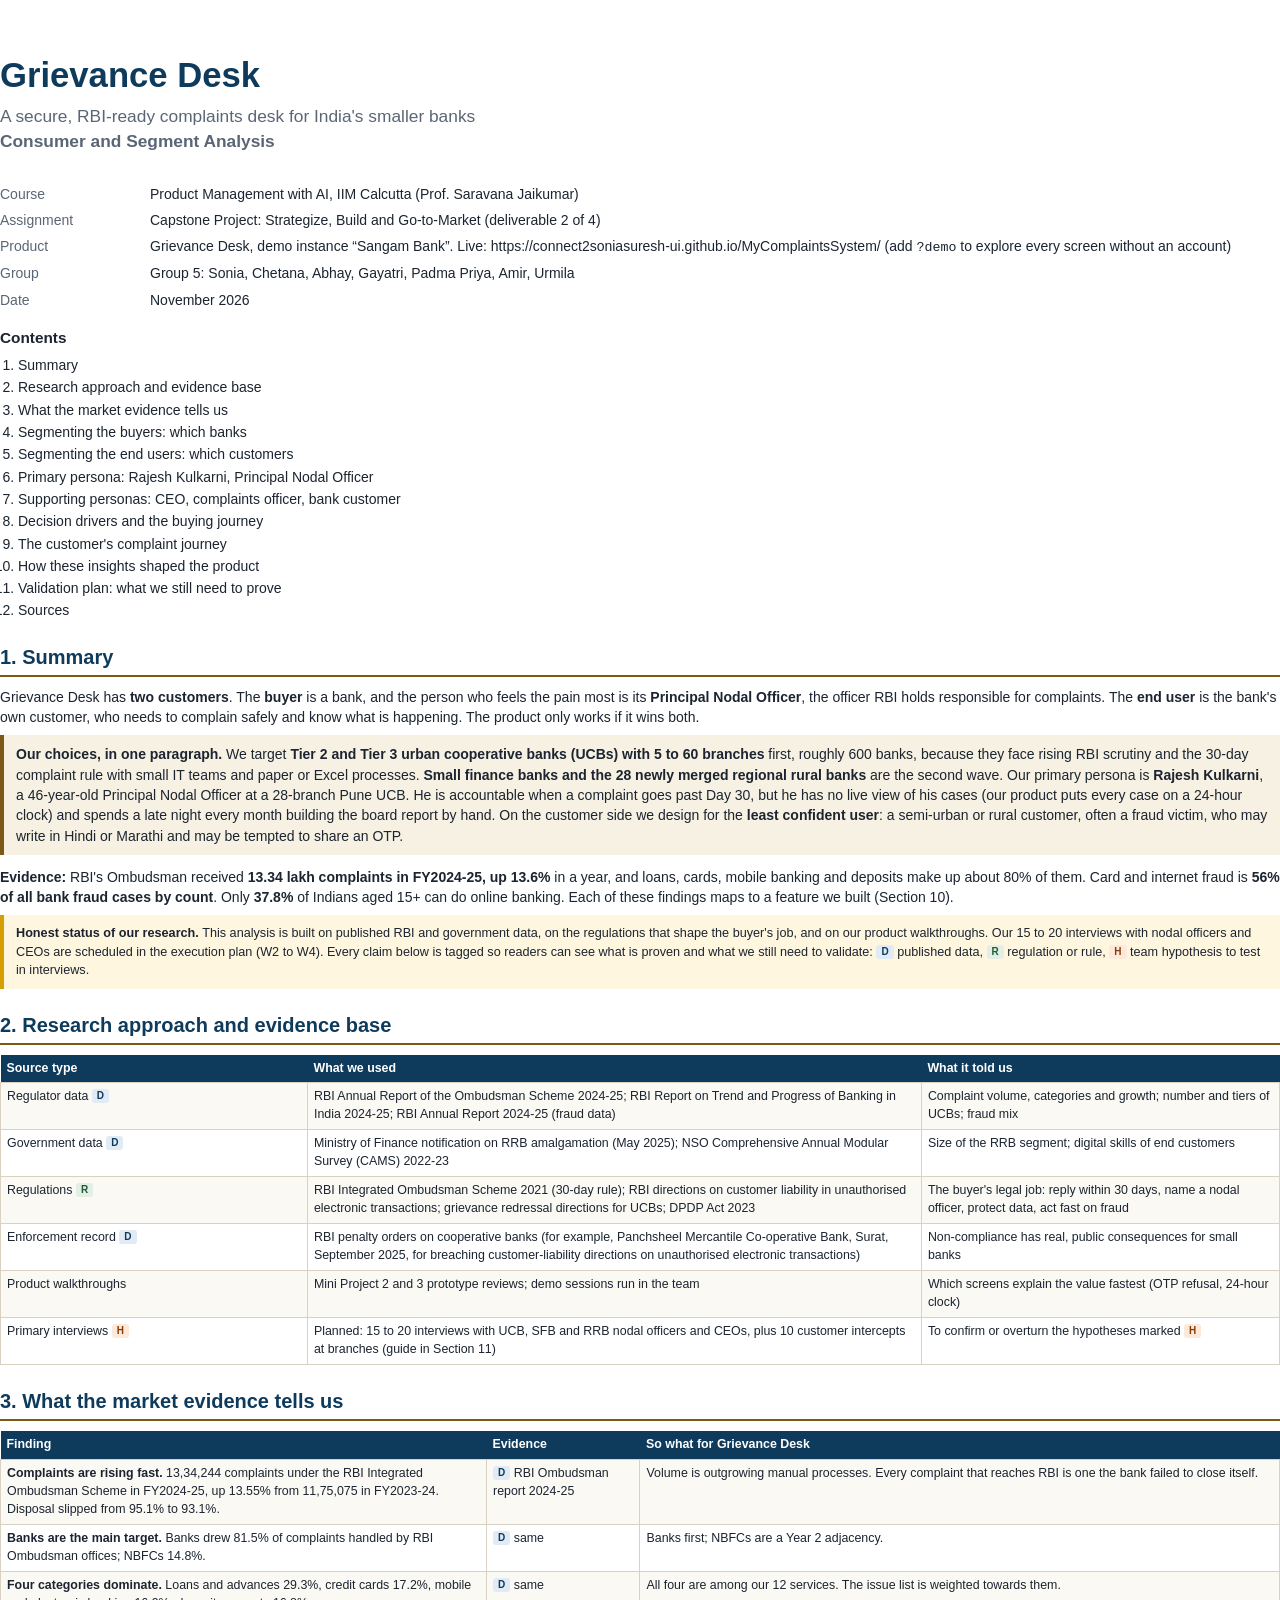
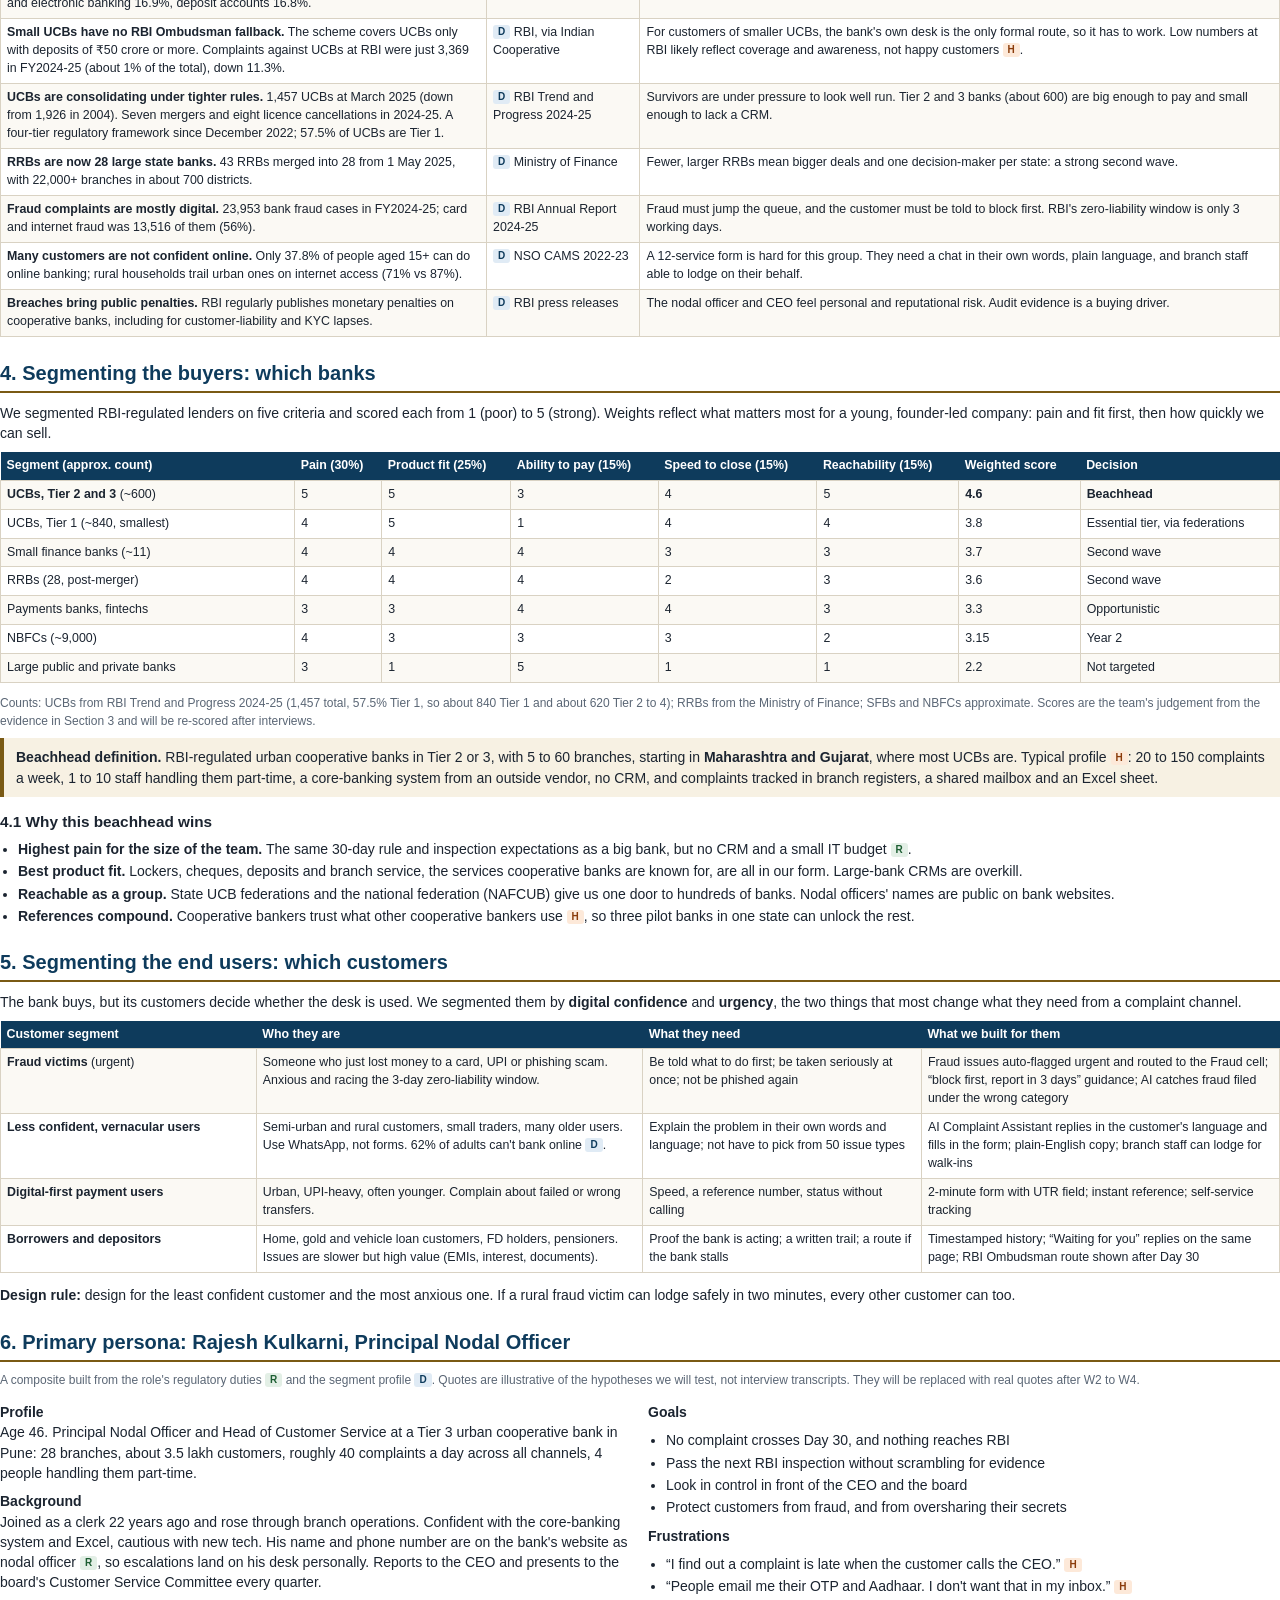
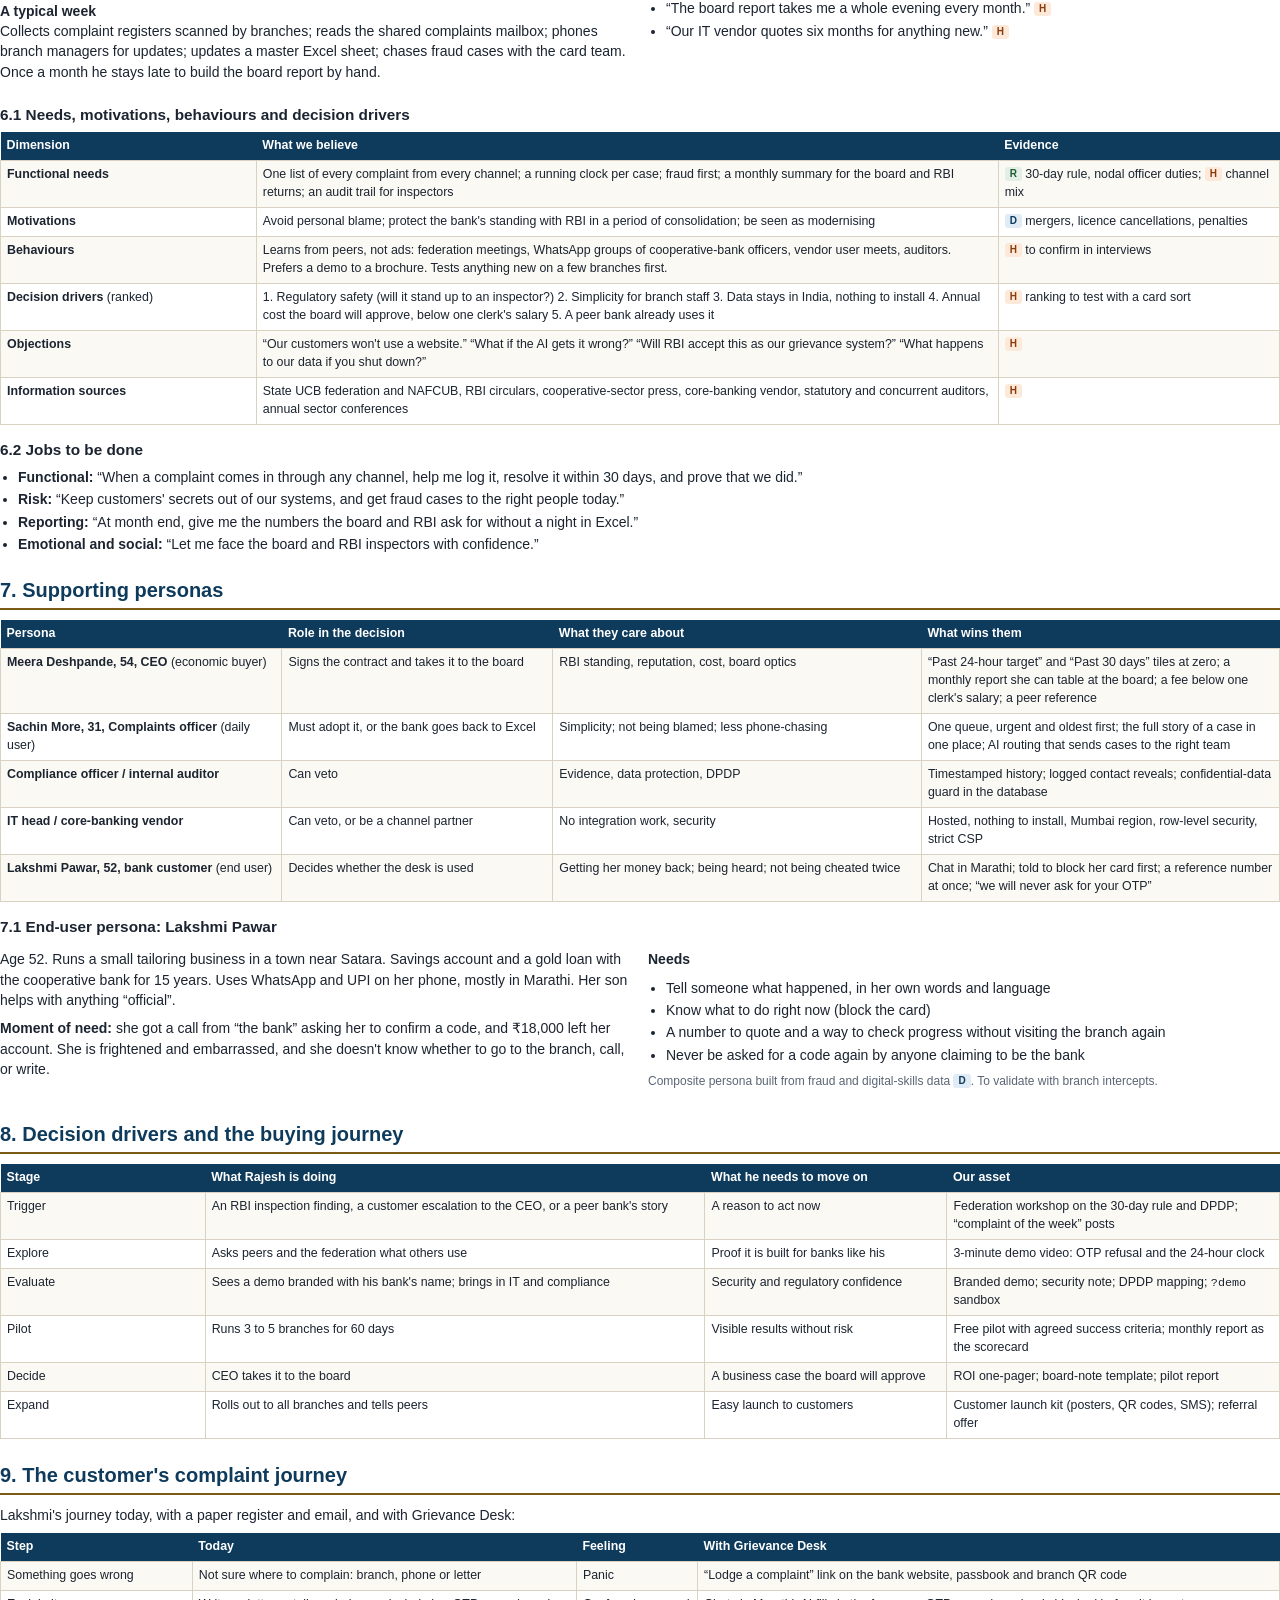
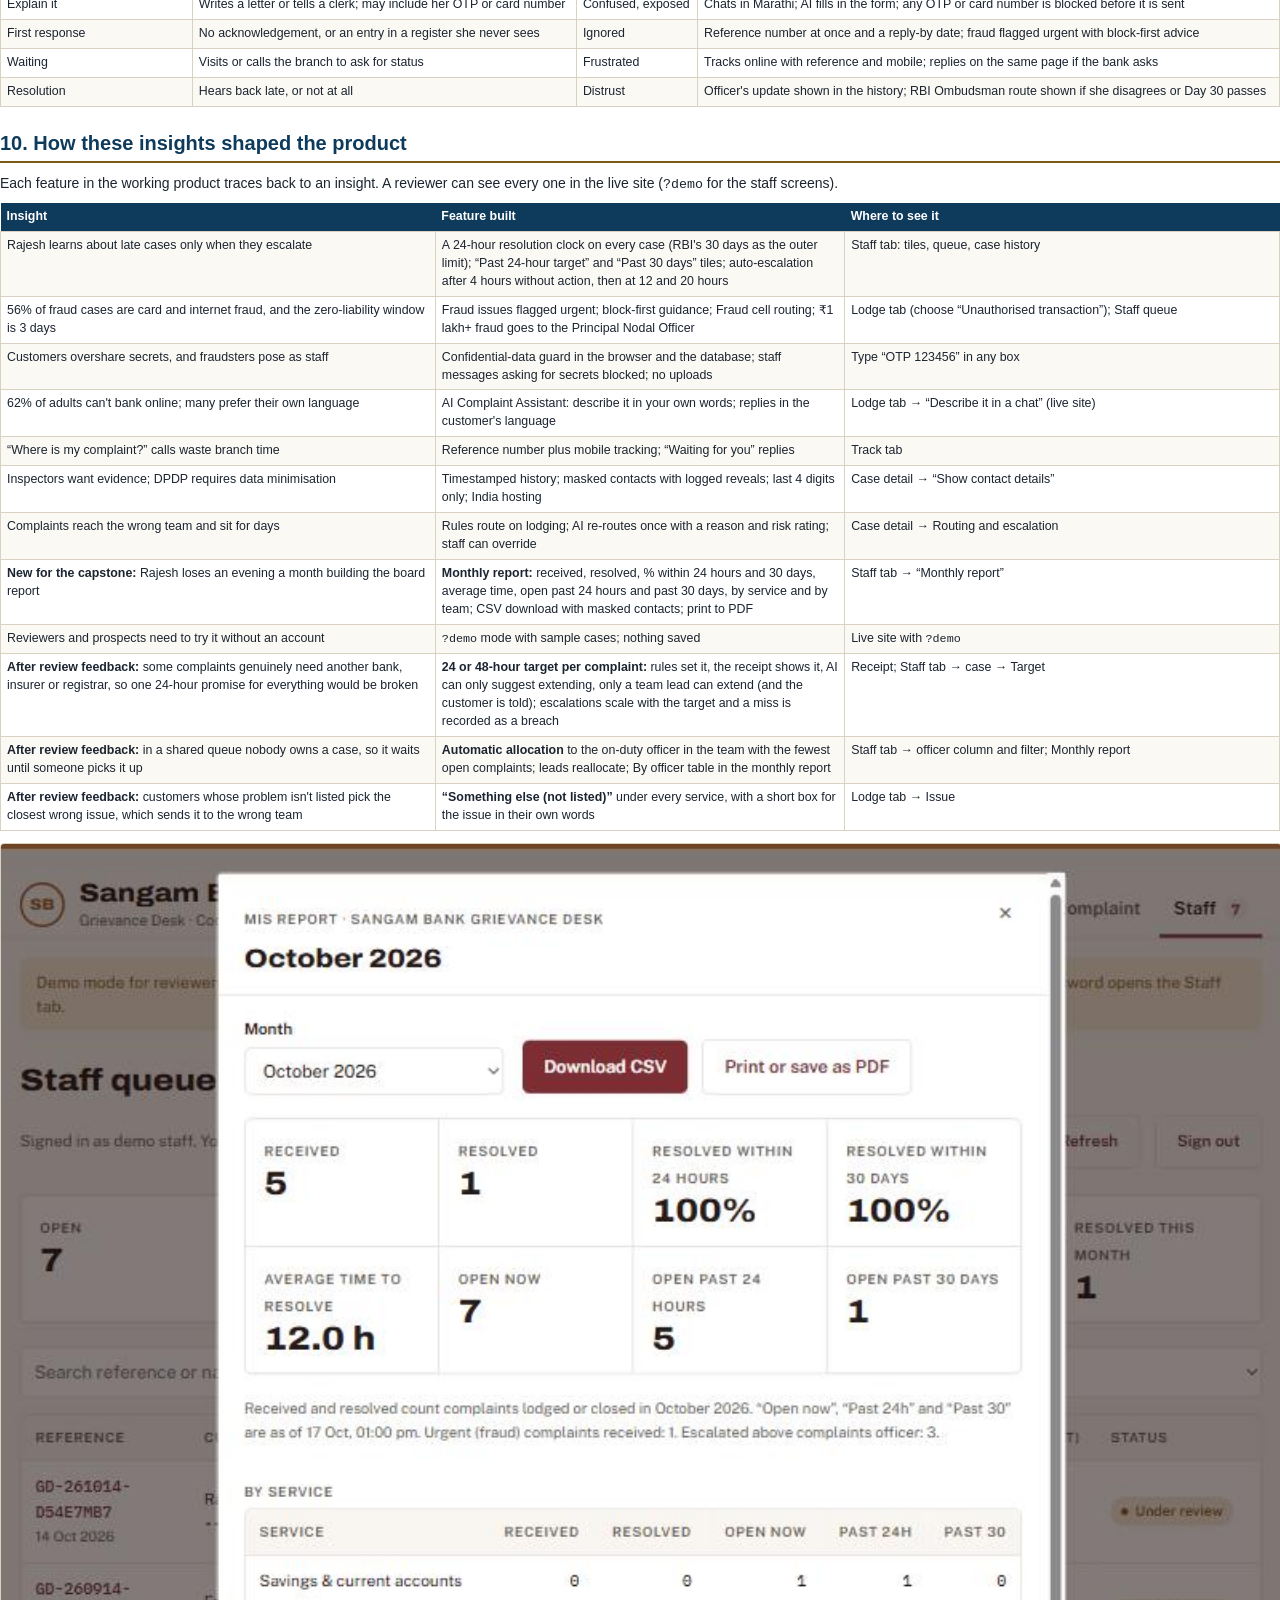
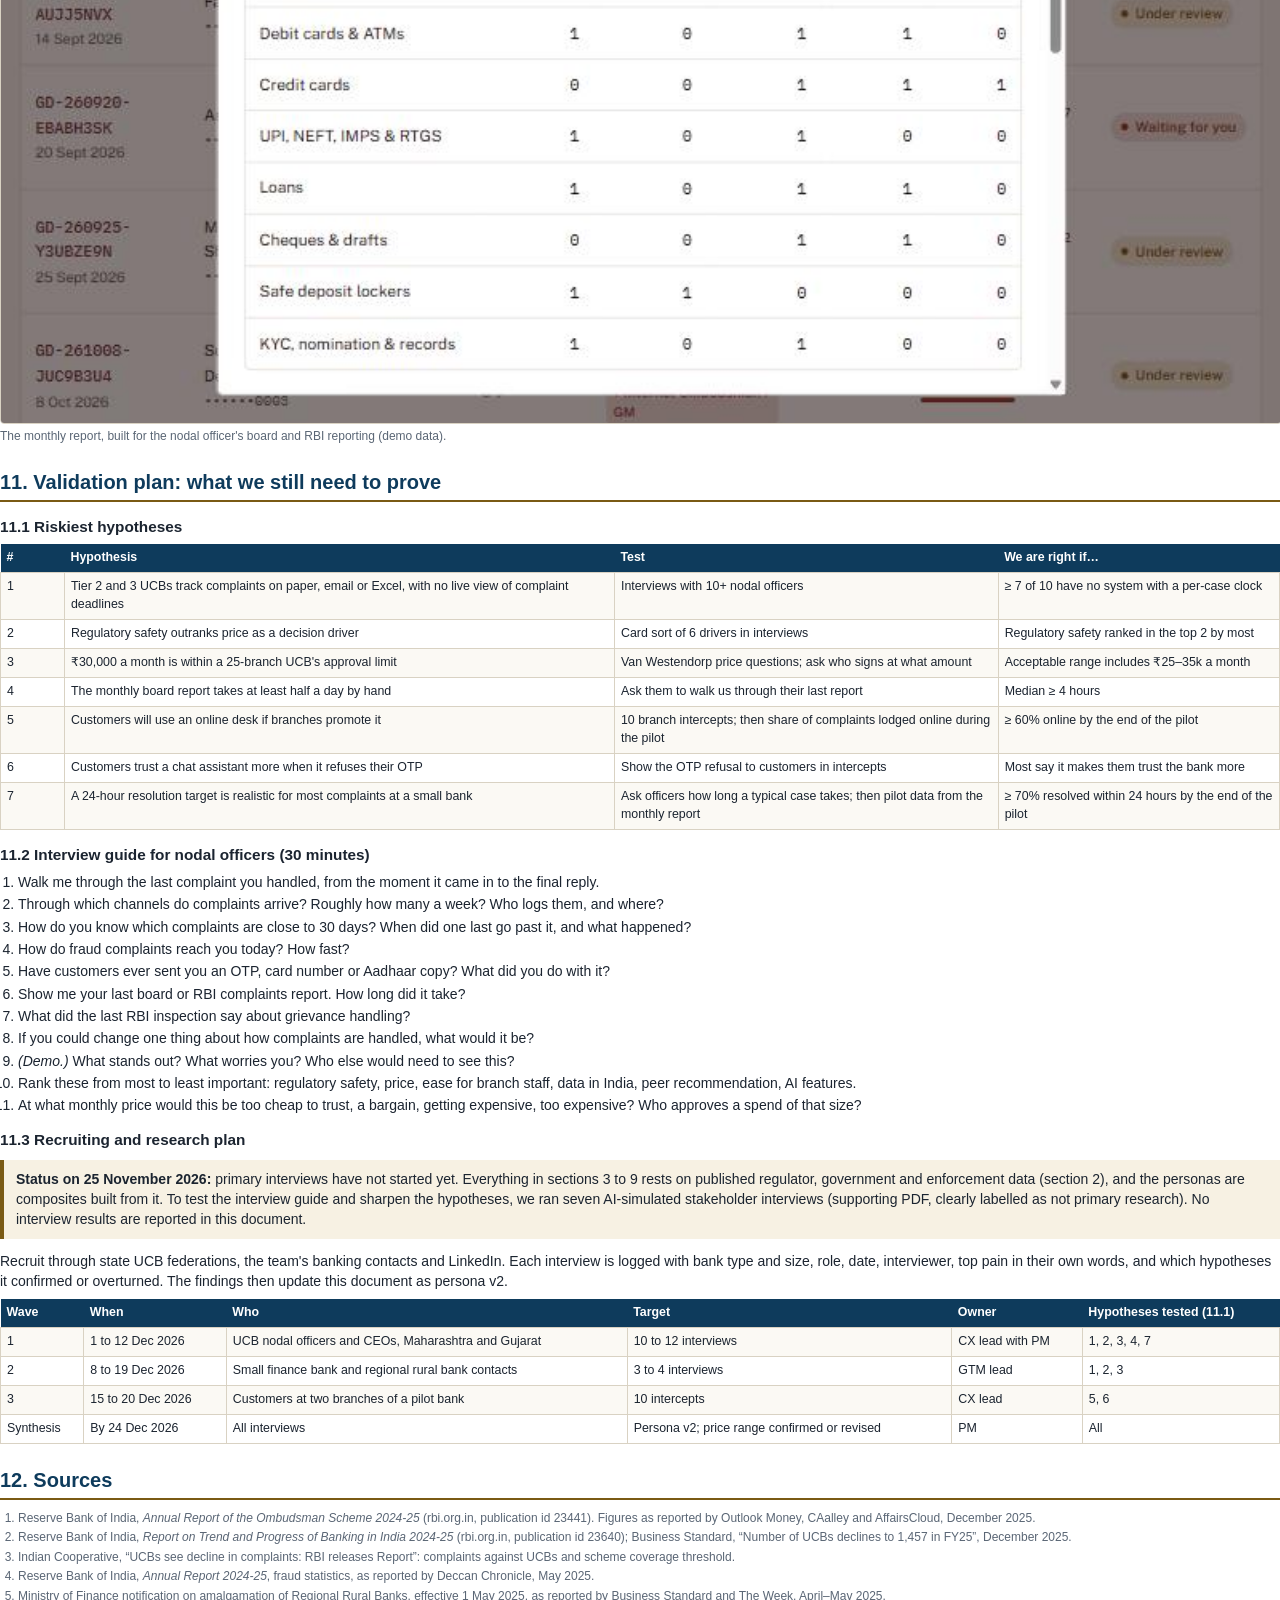
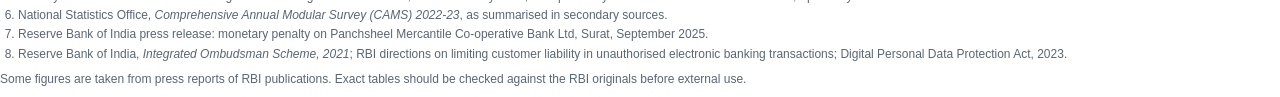
<file: capstone/consumer_segment_analysis.html>
<!doctype html>
<html lang="en">
<head>
<meta charset="utf-8">
<title>Consumer and Segment Analysis</title>
<link rel="stylesheet" href="doc.css">
</head>
<body>

<!-- COVER -->
<div class="cover">
  <h1>Grievance Desk</h1>
  <div class="sub">A secure, RBI-ready complaints desk for India's smaller banks<br>
  <b>Consumer and Segment Analysis</b></div>
  <table class="meta">
    <tr><td>Course</td><td>Product Management with AI, IIM Calcutta (Prof. Saravana Jaikumar)</td></tr>
    <tr><td>Assignment</td><td>Capstone Project: Strategize, Build and Go-to-Market (deliverable 2 of 4)</td></tr>
    <tr><td>Product</td><td>Grievance Desk, demo instance “Sangam Bank”. Live: https://connect2soniasuresh-ui.github.io/MyComplaintsSystem/ (add <span class="mono">?demo</span> to explore every screen without an account)</td></tr>
    <tr><td>Group</td><td>Group 5: Sonia, Chetana, Abhay, Gayatri, Padma Priya, Amir, Urmila</td></tr>
    <tr><td>Date</td><td>November 2026</td></tr>
  </table>

  <h3>Contents</h3>
  <ol>
    <li>Summary</li>
    <li>Research approach and evidence base</li>
    <li>What the market evidence tells us</li>
    <li>Segmenting the buyers: which banks</li>
    <li>Segmenting the end users: which customers</li>
    <li>Primary persona: Rajesh Kulkarni, Principal Nodal Officer</li>
    <li>Supporting personas: CEO, complaints officer, bank customer</li>
    <li>Decision drivers and the buying journey</li>
    <li>The customer's complaint journey</li>
    <li>How these insights shaped the product</li>
    <li>Validation plan: what we still need to prove</li>
    <li>Sources</li>
  </ol>
</div>

<!-- 1 -->
<h2>1. Summary</h2>
<p>Grievance Desk has <b>two customers</b>. The <b>buyer</b> is a bank, and the person who feels the pain most is its <b>Principal Nodal Officer</b>, the officer RBI holds responsible for complaints. The <b>end user</b> is the bank's own customer, who needs to complain safely and know what is happening. The product only works if it wins both.</p>
<div class="box">
<b>Our choices, in one paragraph.</b> We target <b>Tier 2 and Tier 3 urban cooperative banks (UCBs) with 5 to 60 branches</b> first, roughly 600 banks, because they face rising RBI scrutiny and the 30-day complaint rule with small IT teams and paper or Excel processes. <b>Small finance banks and the 28 newly merged regional rural banks</b> are the second wave. Our primary persona is <b>Rajesh Kulkarni</b>, a 46-year-old Principal Nodal Officer at a 28-branch Pune UCB. He is accountable when a complaint goes past Day 30, but he has no live view of his cases (our product puts every case on a 24-hour clock) and spends a late night every month building the board report by hand. On the customer side we design for the <b>least confident user</b>: a semi-urban or rural customer, often a fraud victim, who may write in Hindi or Marathi and may be tempted to share an OTP.
</div>
<p><b>Evidence:</b> RBI's Ombudsman received <b>13.34 lakh complaints in FY2024-25, up 13.6%</b> in a year, and loans, cards, mobile banking and deposits make up about 80% of them. Card and internet fraud is <b>56% of all bank fraud cases by count</b>. Only <b>37.8%</b> of Indians aged 15+ can do online banking. Each of these findings maps to a feature we built (Section 10).</p>
<p class="note"><b>Honest status of our research.</b> This analysis is built on published RBI and government data, on the regulations that shape the buyer's job, and on our product walkthroughs. Our 15 to 20 interviews with nodal officers and CEOs are scheduled in the execution plan (W2 to W4). Every claim below is tagged so readers can see what is proven and what we still need to validate: <span class="tag">D</span> published data, <span class="tag g">R</span> regulation or rule, <span class="tag r">H</span> team hypothesis to test in interviews.</p>

<!-- 2 -->
<h2>2. Research approach and evidence base</h2>
<table>
  <tr><th style="width:24%">Source type</th><th>What we used</th><th style="width:28%">What it told us</th></tr>
  <tr><td>Regulator data <span class="tag">D</span></td><td>RBI Annual Report of the Ombudsman Scheme 2024-25; RBI Report on Trend and Progress of Banking in India 2024-25; RBI Annual Report 2024-25 (fraud data)</td><td>Complaint volume, categories and growth; number and tiers of UCBs; fraud mix</td></tr>
  <tr><td>Government data <span class="tag">D</span></td><td>Ministry of Finance notification on RRB amalgamation (May 2025); NSO Comprehensive Annual Modular Survey (CAMS) 2022-23</td><td>Size of the RRB segment; digital skills of end customers</td></tr>
  <tr><td>Regulations <span class="tag g">R</span></td><td>RBI Integrated Ombudsman Scheme 2021 (30-day rule); RBI directions on customer liability in unauthorised electronic transactions; grievance redressal directions for UCBs; DPDP Act 2023</td><td>The buyer's legal job: reply within 30 days, name a nodal officer, protect data, act fast on fraud</td></tr>
  <tr><td>Enforcement record <span class="tag">D</span></td><td>RBI penalty orders on cooperative banks (for example, Panchsheel Mercantile Co-operative Bank, Surat, September 2025, for breaching customer-liability directions on unauthorised electronic transactions)</td><td>Non-compliance has real, public consequences for small banks</td></tr>
  <tr><td>Product walkthroughs</td><td>Mini Project 2 and 3 prototype reviews; demo sessions run in the team</td><td>Which screens explain the value fastest (OTP refusal, 24-hour clock)</td></tr>
  <tr><td>Primary interviews <span class="tag r">H</span></td><td>Planned: 15 to 20 interviews with UCB, SFB and RRB nodal officers and CEOs, plus 10 customer intercepts at branches (guide in Section 11)</td><td>To confirm or overturn the hypotheses marked <span class="tag r">H</span></td></tr>
</table>

<!-- 3 -->
<h2 class="pb">3. What the market evidence tells us</h2>
<table>
  <tr><th style="width:38%">Finding</th><th style="width:12%">Evidence</th><th>So what for Grievance Desk</th></tr>
  <tr><td><b>Complaints are rising fast.</b> 13,34,244 complaints under the RBI Integrated Ombudsman Scheme in FY2024-25, up 13.55% from 11,75,075 in FY2023-24. Disposal slipped from 95.1% to 93.1%.</td><td><span class="tag">D</span> RBI Ombudsman report 2024-25</td><td>Volume is outgrowing manual processes. Every complaint that reaches RBI is one the bank failed to close itself.</td></tr>
  <tr><td><b>Banks are the main target.</b> Banks drew 81.5% of complaints handled by RBI Ombudsman offices; NBFCs 14.8%.</td><td><span class="tag">D</span> same</td><td>Banks first; NBFCs are a Year 2 adjacency.</td></tr>
  <tr><td><b>Four categories dominate.</b> Loans and advances 29.3%, credit cards 17.2%, mobile and electronic banking 16.9%, deposit accounts 16.8%.</td><td><span class="tag">D</span> same</td><td>All four are among our 12 services. The issue list is weighted towards them.</td></tr>
  <tr><td><b>Small UCBs have no RBI Ombudsman fallback.</b> The scheme covers UCBs only with deposits of ₹50 crore or more. Complaints against UCBs at RBI were just 3,369 in FY2024-25 (about 1% of the total), down 11.3%.</td><td><span class="tag">D</span> RBI, via Indian Cooperative</td><td>For customers of smaller UCBs, the bank's own desk is the only formal route, so it has to work. Low numbers at RBI likely reflect coverage and awareness, not happy customers <span class="tag r">H</span>.</td></tr>
  <tr><td><b>UCBs are consolidating under tighter rules.</b> 1,457 UCBs at March 2025 (down from 1,926 in 2004). Seven mergers and eight licence cancellations in 2024-25. A four-tier regulatory framework since December 2022; 57.5% of UCBs are Tier 1.</td><td><span class="tag">D</span> RBI Trend and Progress 2024-25</td><td>Survivors are under pressure to look well run. Tier 2 and 3 banks (about 600) are big enough to pay and small enough to lack a CRM.</td></tr>
  <tr><td><b>RRBs are now 28 large state banks.</b> 43 RRBs merged into 28 from 1 May 2025, with 22,000+ branches in about 700 districts.</td><td><span class="tag">D</span> Ministry of Finance</td><td>Fewer, larger RRBs mean bigger deals and one decision-maker per state: a strong second wave.</td></tr>
  <tr><td><b>Fraud complaints are mostly digital.</b> 23,953 bank fraud cases in FY2024-25; card and internet fraud was 13,516 of them (56%).</td><td><span class="tag">D</span> RBI Annual Report 2024-25</td><td>Fraud must jump the queue, and the customer must be told to block first. RBI's zero-liability window is only 3 working days.</td></tr>
  <tr><td><b>Many customers are not confident online.</b> Only 37.8% of people aged 15+ can do online banking; rural households trail urban ones on internet access (71% vs 87%).</td><td><span class="tag">D</span> NSO CAMS 2022-23</td><td>A 12-service form is hard for this group. They need a chat in their own words, plain language, and branch staff able to lodge on their behalf.</td></tr>
  <tr><td><b>Breaches bring public penalties.</b> RBI regularly publishes monetary penalties on cooperative banks, including for customer-liability and KYC lapses.</td><td><span class="tag">D</span> RBI press releases</td><td>The nodal officer and CEO feel personal and reputational risk. Audit evidence is a buying driver.</td></tr>
</table>

<!-- 4 -->
<h2 class="pb">4. Segmenting the buyers: which banks</h2>
<p>We segmented RBI-regulated lenders on five criteria and scored each from 1 (poor) to 5 (strong). Weights reflect what matters most for a young, founder-led company: pain and fit first, then how quickly we can sell.</p>
<table>
  <tr><th style="width:23%">Segment (approx. count)</th><th>Pain (30%)</th><th>Product fit (25%)</th><th>Ability to pay (15%)</th><th>Speed to close (15%)</th><th>Reachability (15%)</th><th>Weighted score</th><th>Decision</th></tr>
  <tr><td><b>UCBs, Tier 2 and 3</b> (~600)</td><td>5</td><td>5</td><td>3</td><td>4</td><td>5</td><td><b>4.6</b></td><td><b>Beachhead</b></td></tr>
  <tr><td>UCBs, Tier 1 (~840, smallest)</td><td>4</td><td>5</td><td>1</td><td>4</td><td>4</td><td>3.8</td><td>Essential tier, via federations</td></tr>
  <tr><td>Small finance banks (~11)</td><td>4</td><td>4</td><td>4</td><td>3</td><td>3</td><td>3.7</td><td>Second wave</td></tr>
  <tr><td>RRBs (28, post-merger)</td><td>4</td><td>4</td><td>4</td><td>2</td><td>3</td><td>3.6</td><td>Second wave</td></tr>
  <tr><td>Payments banks, fintechs</td><td>3</td><td>3</td><td>4</td><td>4</td><td>3</td><td>3.3</td><td>Opportunistic</td></tr>
  <tr><td>NBFCs (~9,000)</td><td>4</td><td>3</td><td>3</td><td>3</td><td>2</td><td>3.15</td><td>Year 2</td></tr>
  <tr><td>Large public and private banks</td><td>3</td><td>1</td><td>5</td><td>1</td><td>1</td><td>2.2</td><td>Not targeted</td></tr>
</table>
<p class="small">Counts: UCBs from RBI Trend and Progress 2024-25 (1,457 total, 57.5% Tier 1, so about 840 Tier 1 and about 620 Tier 2 to 4); RRBs from the Ministry of Finance; SFBs and NBFCs approximate. Scores are the team's judgement from the evidence in Section 3 and will be re-scored after interviews.</p>

<div class="box"><b>Beachhead definition.</b> RBI-regulated urban cooperative banks in Tier 2 or 3, with 5 to 60 branches, starting in <b>Maharashtra and Gujarat</b>, where most UCBs are. Typical profile <span class="tag r">H</span>: 20 to 150 complaints a week, 1 to 10 staff handling them part-time, a core-banking system from an outside vendor, no CRM, and complaints tracked in branch registers, a shared mailbox and an Excel sheet.</div>

<h3>4.1 Why this beachhead wins</h3>
<ul>
  <li><b>Highest pain for the size of the team.</b> The same 30-day rule and inspection expectations as a big bank, but no CRM and a small IT budget <span class="tag g">R</span>.</li>
  <li><b>Best product fit.</b> Lockers, cheques, deposits and branch service, the services cooperative banks are known for, are all in our form. Large-bank CRMs are overkill.</li>
  <li><b>Reachable as a group.</b> State UCB federations and the national federation (NAFCUB) give us one door to hundreds of banks. Nodal officers' names are public on bank websites.</li>
  <li><b>References compound.</b> Cooperative bankers trust what other cooperative bankers use <span class="tag r">H</span>, so three pilot banks in one state can unlock the rest.</li>
</ul>

<!-- 5 -->
<h2>5. Segmenting the end users: which customers</h2>
<p>The bank buys, but its customers decide whether the desk is used. We segmented them by <b>digital confidence</b> and <b>urgency</b>, the two things that most change what they need from a complaint channel.</p>
<table>
  <tr><th style="width:20%">Customer segment</th><th>Who they are</th><th>What they need</th><th style="width:28%">What we built for them</th></tr>
  <tr><td><b>Fraud victims</b> (urgent)</td><td>Someone who just lost money to a card, UPI or phishing scam. Anxious and racing the 3-day zero-liability window.</td><td>Be told what to do first; be taken seriously at once; not be phished again</td><td>Fraud issues auto-flagged urgent and routed to the Fraud cell; “block first, report in 3 days” guidance; AI catches fraud filed under the wrong category</td></tr>
  <tr><td><b>Less confident, vernacular users</b></td><td>Semi-urban and rural customers, small traders, many older users. Use WhatsApp, not forms. 62% of adults can't bank online <span class="tag">D</span>.</td><td>Explain the problem in their own words and language; not have to pick from 50 issue types</td><td>AI Complaint Assistant replies in the customer's language and fills in the form; plain-English copy; branch staff can lodge for walk-ins</td></tr>
  <tr><td><b>Digital-first payment users</b></td><td>Urban, UPI-heavy, often younger. Complain about failed or wrong transfers.</td><td>Speed, a reference number, status without calling</td><td>2-minute form with UTR field; instant reference; self-service tracking</td></tr>
  <tr><td><b>Borrowers and depositors</b></td><td>Home, gold and vehicle loan customers, FD holders, pensioners. Issues are slower but high value (EMIs, interest, documents).</td><td>Proof the bank is acting; a written trail; a route if the bank stalls</td><td>Timestamped history; “Waiting for you” replies on the same page; RBI Ombudsman route shown after Day 30</td></tr>
</table>
<p><b>Design rule:</b> design for the least confident customer and the most anxious one. If a rural fraud victim can lodge safely in two minutes, every other customer can too.</p>

<!-- 6 -->
<h2 class="pb">6. Primary persona: Rajesh Kulkarni, Principal Nodal Officer</h2>
<p class="small">A composite built from the role's regulatory duties <span class="tag g">R</span> and the segment profile <span class="tag">D</span>. Quotes are illustrative of the hypotheses we will test, not interview transcripts. They will be replaced with real quotes after W2 to W4.</p>
<div class="two">
<div>
<p><b>Profile</b><br>Age 46. Principal Nodal Officer and Head of Customer Service at a Tier 3 urban cooperative bank in Pune: 28 branches, about 3.5 lakh customers, roughly 40 complaints a day across all channels, 4 people handling them part-time.</p>
<p><b>Background</b><br>Joined as a clerk 22 years ago and rose through branch operations. Confident with the core-banking system and Excel, cautious with new tech. His name and phone number are on the bank's website as nodal officer <span class="tag g">R</span>, so escalations land on his desk personally. Reports to the CEO and presents to the board's Customer Service Committee every quarter.</p>
<p><b>A typical week</b><br>Collects complaint registers scanned by branches; reads the shared complaints mailbox; phones branch managers for updates; updates a master Excel sheet; chases fraud cases with the card team. Once a month he stays late to build the board report by hand.</p>
</div>
<div>
<p><b>Goals</b></p>
<ul><li>No complaint crosses Day 30, and nothing reaches RBI</li><li>Pass the next RBI inspection without scrambling for evidence</li><li>Look in control in front of the CEO and the board</li><li>Protect customers from fraud, and from oversharing their secrets</li></ul>
<p><b>Frustrations</b></p>
<ul><li>“I find out a complaint is late when the customer calls the CEO.” <span class="tag r">H</span></li><li>“People email me their OTP and Aadhaar. I don't want that in my inbox.” <span class="tag r">H</span></li><li>“The board report takes me a whole evening every month.” <span class="tag r">H</span></li><li>“Our IT vendor quotes six months for anything new.” <span class="tag r">H</span></li></ul>
</div>
</div>

<h3>6.1 Needs, motivations, behaviours and decision drivers</h3>
<table>
  <tr><th style="width:20%">Dimension</th><th>What we believe</th><th style="width:22%">Evidence</th></tr>
  <tr><td><b>Functional needs</b></td><td>One list of every complaint from every channel; a running clock per case; fraud first; a monthly summary for the board and RBI returns; an audit trail for inspectors</td><td><span class="tag g">R</span> 30-day rule, nodal officer duties; <span class="tag r">H</span> channel mix</td></tr>
  <tr><td><b>Motivations</b></td><td>Avoid personal blame; protect the bank's standing with RBI in a period of consolidation; be seen as modernising</td><td><span class="tag">D</span> mergers, licence cancellations, penalties</td></tr>
  <tr><td><b>Behaviours</b></td><td>Learns from peers, not ads: federation meetings, WhatsApp groups of cooperative-bank officers, vendor user meets, auditors. Prefers a demo to a brochure. Tests anything new on a few branches first.</td><td><span class="tag r">H</span> to confirm in interviews</td></tr>
  <tr><td><b>Decision drivers</b> (ranked)</td><td>1. Regulatory safety (will it stand up to an inspector?) 2. Simplicity for branch staff 3. Data stays in India, nothing to install 4. Annual cost the board will approve, below one clerk's salary 5. A peer bank already uses it</td><td><span class="tag r">H</span> ranking to test with a card sort</td></tr>
  <tr><td><b>Objections</b></td><td>“Our customers won't use a website.” “What if the AI gets it wrong?” “Will RBI accept this as our grievance system?” “What happens to our data if you shut down?”</td><td><span class="tag r">H</span></td></tr>
  <tr><td><b>Information sources</b></td><td>State UCB federation and NAFCUB, RBI circulars, cooperative-sector press, core-banking vendor, statutory and concurrent auditors, annual sector conferences</td><td><span class="tag r">H</span></td></tr>
</table>

<h3>6.2 Jobs to be done</h3>
<ul>
  <li><b>Functional:</b> “When a complaint comes in through any channel, help me log it, resolve it within 30 days, and prove that we did.”</li>
  <li><b>Risk:</b> “Keep customers' secrets out of our systems, and get fraud cases to the right people today.”</li>
  <li><b>Reporting:</b> “At month end, give me the numbers the board and RBI ask for without a night in Excel.”</li>
  <li><b>Emotional and social:</b> “Let me face the board and RBI inspectors with confidence.”</li>
</ul>

<!-- 7 -->
<h2 class="pb">7. Supporting personas</h2>
<table>
  <tr><th style="width:22%">Persona</th><th>Role in the decision</th><th>What they care about</th><th style="width:28%">What wins them</th></tr>
  <tr><td><b>Meera Deshpande, 54, CEO</b> (economic buyer)</td><td>Signs the contract and takes it to the board</td><td>RBI standing, reputation, cost, board optics</td><td>“Past 24-hour target” and “Past 30 days” tiles at zero; a monthly report she can table at the board; a fee below one clerk's salary; a peer reference</td></tr>
  <tr><td><b>Sachin More, 31, Complaints officer</b> (daily user)</td><td>Must adopt it, or the bank goes back to Excel</td><td>Simplicity; not being blamed; less phone-chasing</td><td>One queue, urgent and oldest first; the full story of a case in one place; AI routing that sends cases to the right team</td></tr>
  <tr><td><b>Compliance officer / internal auditor</b></td><td>Can veto</td><td>Evidence, data protection, DPDP</td><td>Timestamped history; logged contact reveals; confidential-data guard in the database</td></tr>
  <tr><td><b>IT head / core-banking vendor</b></td><td>Can veto, or be a channel partner</td><td>No integration work, security</td><td>Hosted, nothing to install, Mumbai region, row-level security, strict CSP</td></tr>
  <tr><td><b>Lakshmi Pawar, 52, bank customer</b> (end user)</td><td>Decides whether the desk is used</td><td>Getting her money back; being heard; not being cheated twice</td><td>Chat in Marathi; told to block her card first; a reference number at once; “we will never ask for your OTP”</td></tr>
</table>

<h3>7.1 End-user persona: Lakshmi Pawar</h3>
<div class="two">
<div>
<p>Age 52. Runs a small tailoring business in a town near Satara. Savings account and a gold loan with the cooperative bank for 15 years. Uses WhatsApp and UPI on her phone, mostly in Marathi. Her son helps with anything “official”.</p>
<p><b>Moment of need:</b> she got a call from “the bank” asking her to confirm a code, and ₹18,000 left her account. She is frightened and embarrassed, and she doesn't know whether to go to the branch, call, or write.</p>
</div>
<div>
<p><b>Needs</b></p>
<ul><li>Tell someone what happened, in her own words and language</li><li>Know what to do right now (block the card)</li><li>A number to quote and a way to check progress without visiting the branch again</li><li>Never be asked for a code again by anyone claiming to be the bank</li></ul>
<p class="small">Composite persona built from fraud and digital-skills data <span class="tag">D</span>. To validate with branch intercepts.</p>
</div>
</div>

<!-- 8 -->
<h2>8. Decision drivers and the buying journey</h2>
<table>
  <tr><th style="width:16%">Stage</th><th>What Rajesh is doing</th><th>What he needs to move on</th><th style="width:26%">Our asset</th></tr>
  <tr><td>Trigger</td><td>An RBI inspection finding, a customer escalation to the CEO, or a peer bank's story</td><td>A reason to act now</td><td>Federation workshop on the 30-day rule and DPDP; “complaint of the week” posts</td></tr>
  <tr><td>Explore</td><td>Asks peers and the federation what others use</td><td>Proof it is built for banks like his</td><td>3-minute demo video: OTP refusal and the 24-hour clock</td></tr>
  <tr><td>Evaluate</td><td>Sees a demo branded with his bank's name; brings in IT and compliance</td><td>Security and regulatory confidence</td><td>Branded demo; security note; DPDP mapping; <span class="mono">?demo</span> sandbox</td></tr>
  <tr><td>Pilot</td><td>Runs 3 to 5 branches for 60 days</td><td>Visible results without risk</td><td>Free pilot with agreed success criteria; monthly report as the scorecard</td></tr>
  <tr><td>Decide</td><td>CEO takes it to the board</td><td>A business case the board will approve</td><td>ROI one-pager; board-note template; pilot report</td></tr>
  <tr><td>Expand</td><td>Rolls out to all branches and tells peers</td><td>Easy launch to customers</td><td>Customer launch kit (posters, QR codes, SMS); referral offer</td></tr>
</table>

<!-- 9 -->
<h2 class="pb">9. The customer's complaint journey</h2>
<p>Lakshmi's journey today, with a paper register and email, and with Grievance Desk:</p>
<table>
  <tr><th style="width:15%">Step</th><th>Today</th><th>Feeling</th><th>With Grievance Desk</th></tr>
  <tr><td>Something goes wrong</td><td>Not sure where to complain: branch, phone or letter</td><td>Panic</td><td>“Lodge a complaint” link on the bank website, passbook and branch QR code</td></tr>
  <tr><td>Explain it</td><td>Writes a letter or tells a clerk; may include her OTP or card number</td><td>Confused, exposed</td><td>Chats in Marathi; AI fills in the form; any OTP or card number is blocked before it is sent</td></tr>
  <tr><td>First response</td><td>No acknowledgement, or an entry in a register she never sees</td><td>Ignored</td><td>Reference number at once and a reply-by date; fraud flagged urgent with block-first advice</td></tr>
  <tr><td>Waiting</td><td>Visits or calls the branch to ask for status</td><td>Frustrated</td><td>Tracks online with reference and mobile; replies on the same page if the bank asks</td></tr>
  <tr><td>Resolution</td><td>Hears back late, or not at all</td><td>Distrust</td><td>Officer's update shown in the history; RBI Ombudsman route shown if she disagrees or Day 30 passes</td></tr>
</table>

<!-- 10 -->
<h2>10. How these insights shaped the product</h2>
<p>Each feature in the working product traces back to an insight. A reviewer can see every one in the live site (<span class="mono">?demo</span> for the staff screens).</p>
<table>
  <tr><th style="width:34%">Insight</th><th style="width:32%">Feature built</th><th>Where to see it</th></tr>
  <tr><td>Rajesh learns about late cases only when they escalate</td><td>A 24-hour resolution clock on every case (RBI's 30 days as the outer limit); “Past 24-hour target” and “Past 30 days” tiles; auto-escalation after 4 hours without action, then at 12 and 20 hours</td><td>Staff tab: tiles, queue, case history</td></tr>
  <tr><td>56% of fraud cases are card and internet fraud, and the zero-liability window is 3 days</td><td>Fraud issues flagged urgent; block-first guidance; Fraud cell routing; ₹1 lakh+ fraud goes to the Principal Nodal Officer</td><td>Lodge tab (choose “Unauthorised transaction”); Staff queue</td></tr>
  <tr><td>Customers overshare secrets, and fraudsters pose as staff</td><td>Confidential-data guard in the browser and the database; staff messages asking for secrets blocked; no uploads</td><td>Type “OTP 123456” in any box</td></tr>
  <tr><td>62% of adults can't bank online; many prefer their own language</td><td>AI Complaint Assistant: describe it in your own words; replies in the customer's language</td><td>Lodge tab → “Describe it in a chat” (live site)</td></tr>
  <tr><td>“Where is my complaint?” calls waste branch time</td><td>Reference number plus mobile tracking; “Waiting for you” replies</td><td>Track tab</td></tr>
  <tr><td>Inspectors want evidence; DPDP requires data minimisation</td><td>Timestamped history; masked contacts with logged reveals; last 4 digits only; India hosting</td><td>Case detail → “Show contact details”</td></tr>
  <tr><td>Complaints reach the wrong team and sit for days</td><td>Rules route on lodging; AI re-routes once with a reason and risk rating; staff can override</td><td>Case detail → Routing and escalation</td></tr>
  <tr><td><b>New for the capstone:</b> Rajesh loses an evening a month building the board report</td><td><b>Monthly report:</b> received, resolved, % within 24 hours and 30 days, average time, open past 24 hours and past 30 days, by service and by team; CSV download with masked contacts; print to PDF</td><td>Staff tab → “Monthly report”</td></tr>
  <tr><td>Reviewers and prospects need to try it without an account</td><td><span class="mono">?demo</span> mode with sample cases; nothing saved</td><td>Live site with <span class="mono">?demo</span></td></tr>
  <tr><td><b>After review feedback:</b> some complaints genuinely need another bank, insurer or registrar, so one 24-hour promise for everything would be broken</td><td><b>24 or 48-hour target per complaint:</b> rules set it, the receipt shows it, AI can only suggest extending, only a team lead can extend (and the customer is told); escalations scale with the target and a miss is recorded as a breach</td><td>Receipt; Staff tab → case → Target</td></tr>
  <tr><td><b>After review feedback:</b> in a shared queue nobody owns a case, so it waits until someone picks it up</td><td><b>Automatic allocation</b> to the on-duty officer in the team with the fewest open complaints; leads reallocate; By officer table in the monthly report</td><td>Staff tab → officer column and filter; Monthly report</td></tr>
  <tr><td><b>After review feedback:</b> customers whose problem isn't listed pick the closest wrong issue, which sends it to the wrong team</td><td><b>“Something else (not listed)”</b> under every service, with a short box for the issue in their own words</td><td>Lodge tab → Issue</td></tr>
</table>
<figure><img src="../strategy_assets/8-mis-report.jpg" alt="Monthly report dialog in the staff console"><figcaption>The monthly report, built for the nodal officer's board and RBI reporting (demo data).</figcaption></figure>

<!-- 11 -->
<h2 class="pb">11. Validation plan: what we still need to prove</h2>
<h3>11.1 Riskiest hypotheses</h3>
<table>
  <tr><th style="width:5%">#</th><th>Hypothesis</th><th style="width:30%">Test</th><th style="width:22%">We are right if…</th></tr>
  <tr><td>1</td><td>Tier 2 and 3 UCBs track complaints on paper, email or Excel, with no live view of complaint deadlines</td><td>Interviews with 10+ nodal officers</td><td>≥ 7 of 10 have no system with a per-case clock</td></tr>
  <tr><td>2</td><td>Regulatory safety outranks price as a decision driver</td><td>Card sort of 6 drivers in interviews</td><td>Regulatory safety ranked in the top 2 by most</td></tr>
  <tr><td>3</td><td>₹30,000 a month is within a 25-branch UCB's approval limit</td><td>Van Westendorp price questions; ask who signs at what amount</td><td>Acceptable range includes ₹25–35k a month</td></tr>
  <tr><td>4</td><td>The monthly board report takes at least half a day by hand</td><td>Ask them to walk us through their last report</td><td>Median ≥ 4 hours</td></tr>
  <tr><td>5</td><td>Customers will use an online desk if branches promote it</td><td>10 branch intercepts; then share of complaints lodged online during the pilot</td><td>≥ 60% online by the end of the pilot</td></tr>
  <tr><td>6</td><td>Customers trust a chat assistant more when it refuses their OTP</td><td>Show the OTP refusal to customers in intercepts</td><td>Most say it makes them trust the bank more</td></tr>
  <tr><td>7</td><td>A 24-hour resolution target is realistic for most complaints at a small bank</td><td>Ask officers how long a typical case takes; then pilot data from the monthly report</td><td>≥ 70% resolved within 24 hours by the end of the pilot</td></tr>
</table>

<h3>11.2 Interview guide for nodal officers (30 minutes)</h3>
<ol>
  <li>Walk me through the last complaint you handled, from the moment it came in to the final reply.</li>
  <li>Through which channels do complaints arrive? Roughly how many a week? Who logs them, and where?</li>
  <li>How do you know which complaints are close to 30 days? When did one last go past it, and what happened?</li>
  <li>How do fraud complaints reach you today? How fast?</li>
  <li>Have customers ever sent you an OTP, card number or Aadhaar copy? What did you do with it?</li>
  <li>Show me your last board or RBI complaints report. How long did it take?</li>
  <li>What did the last RBI inspection say about grievance handling?</li>
  <li>If you could change one thing about how complaints are handled, what would it be?</li>
  <li><i>(Demo.)</i> What stands out? What worries you? Who else would need to see this?</li>
  <li>Rank these from most to least important: regulatory safety, price, ease for branch staff, data in India, peer recommendation, AI features.</li>
  <li>At what monthly price would this be too cheap to trust, a bargain, getting expensive, too expensive? Who approves a spend of that size?</li>
</ol>

<h3>11.3 Recruiting and research plan</h3>
<p class="box"><b>Status on 25 November 2026:</b> primary interviews have not started yet. Everything in sections 3 to 9 rests on published regulator, government and enforcement data (section 2), and the personas are composites built from it. To test the interview guide and sharpen the hypotheses, we ran seven AI-simulated stakeholder interviews (supporting PDF, clearly labelled as not primary research). No interview results are reported in this document.</p>
<p>Recruit through state UCB federations, the team's banking contacts and LinkedIn. Each interview is logged with bank type and size, role, date, interviewer, top pain in their own words, and which hypotheses it confirmed or overturned. The findings then update this document as persona v2.</p>
<table>
  <tr><th>Wave</th><th>When</th><th>Who</th><th>Target</th><th>Owner</th><th>Hypotheses tested (11.1)</th></tr>
  <tr><td>1</td><td>1 to 12 Dec 2026</td><td>UCB nodal officers and CEOs, Maharashtra and Gujarat</td><td>10 to 12 interviews</td><td>CX lead with PM</td><td>1, 2, 3, 4, 7</td></tr>
  <tr><td>2</td><td>8 to 19 Dec 2026</td><td>Small finance bank and regional rural bank contacts</td><td>3 to 4 interviews</td><td>GTM lead</td><td>1, 2, 3</td></tr>
  <tr><td>3</td><td>15 to 20 Dec 2026</td><td>Customers at two branches of a pilot bank</td><td>10 intercepts</td><td>CX lead</td><td>5, 6</td></tr>
  <tr><td>Synthesis</td><td>By 24 Dec 2026</td><td>All interviews</td><td>Persona v2; price range confirmed or revised</td><td>PM</td><td>All</td></tr>
</table>

<!-- 12 -->
<h2>12. Sources</h2>
<ol class="small">
  <li>Reserve Bank of India, <i>Annual Report of the Ombudsman Scheme 2024-25</i> (rbi.org.in, publication id 23441). Figures as reported by Outlook Money, CAalley and AffairsCloud, December 2025.</li>
  <li>Reserve Bank of India, <i>Report on Trend and Progress of Banking in India 2024-25</i> (rbi.org.in, publication id 23640); Business Standard, “Number of UCBs declines to 1,457 in FY25”, December 2025.</li>
  <li>Indian Cooperative, “UCBs see decline in complaints: RBI releases Report”: complaints against UCBs and scheme coverage threshold.</li>
  <li>Reserve Bank of India, <i>Annual Report 2024-25</i>, fraud statistics, as reported by Deccan Chronicle, May 2025.</li>
  <li>Ministry of Finance notification on amalgamation of Regional Rural Banks, effective 1 May 2025, as reported by Business Standard and The Week, April–May 2025.</li>
  <li>National Statistics Office, <i>Comprehensive Annual Modular Survey (CAMS) 2022-23</i>, as summarised in secondary sources.</li>
  <li>Reserve Bank of India press release: monetary penalty on Panchsheel Mercantile Co-operative Bank Ltd, Surat, September 2025.</li>
  <li>Reserve Bank of India, <i>Integrated Ombudsman Scheme, 2021</i>; RBI directions on limiting customer liability in unauthorised electronic banking transactions; Digital Personal Data Protection Act, 2023.</li>
</ol>
<p class="small">Some figures are taken from press reports of RBI publications. Exact tables should be checked against the RBI originals before external use.</p>

</body>
</html>
</file>
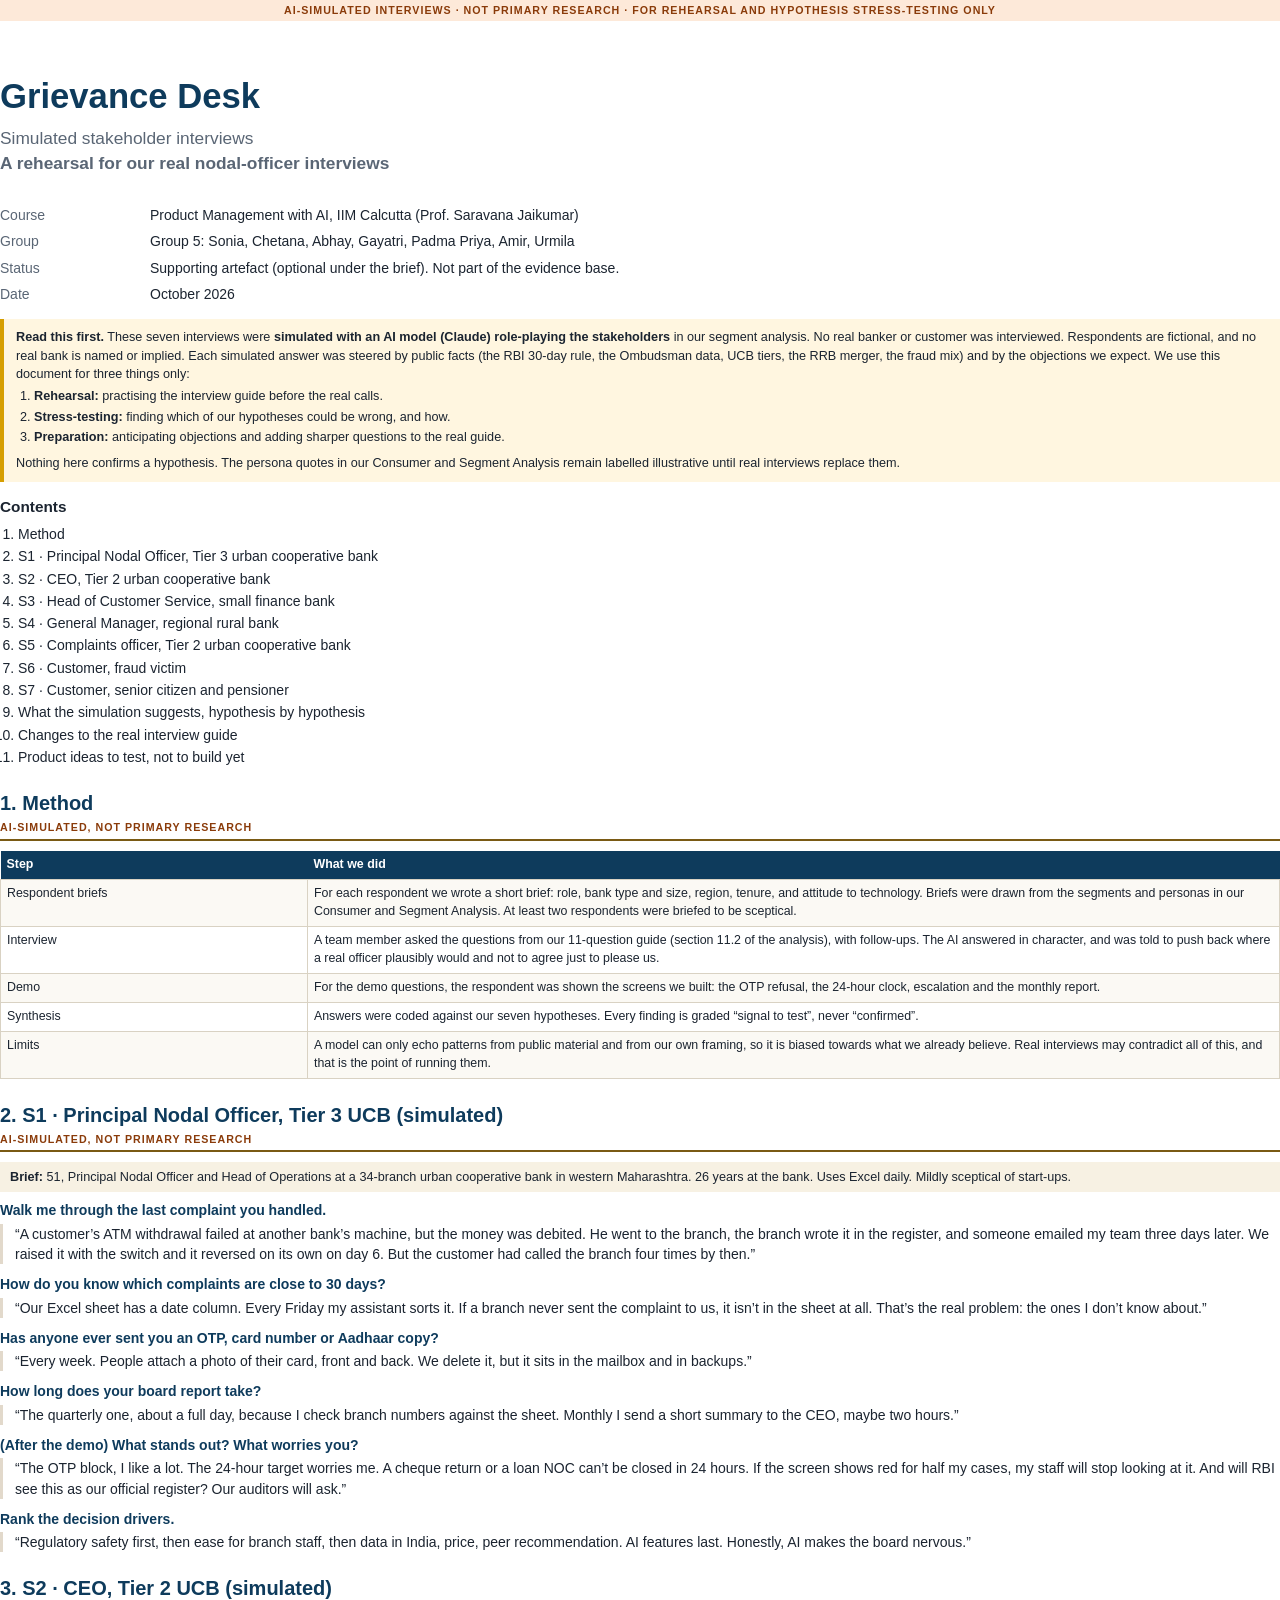
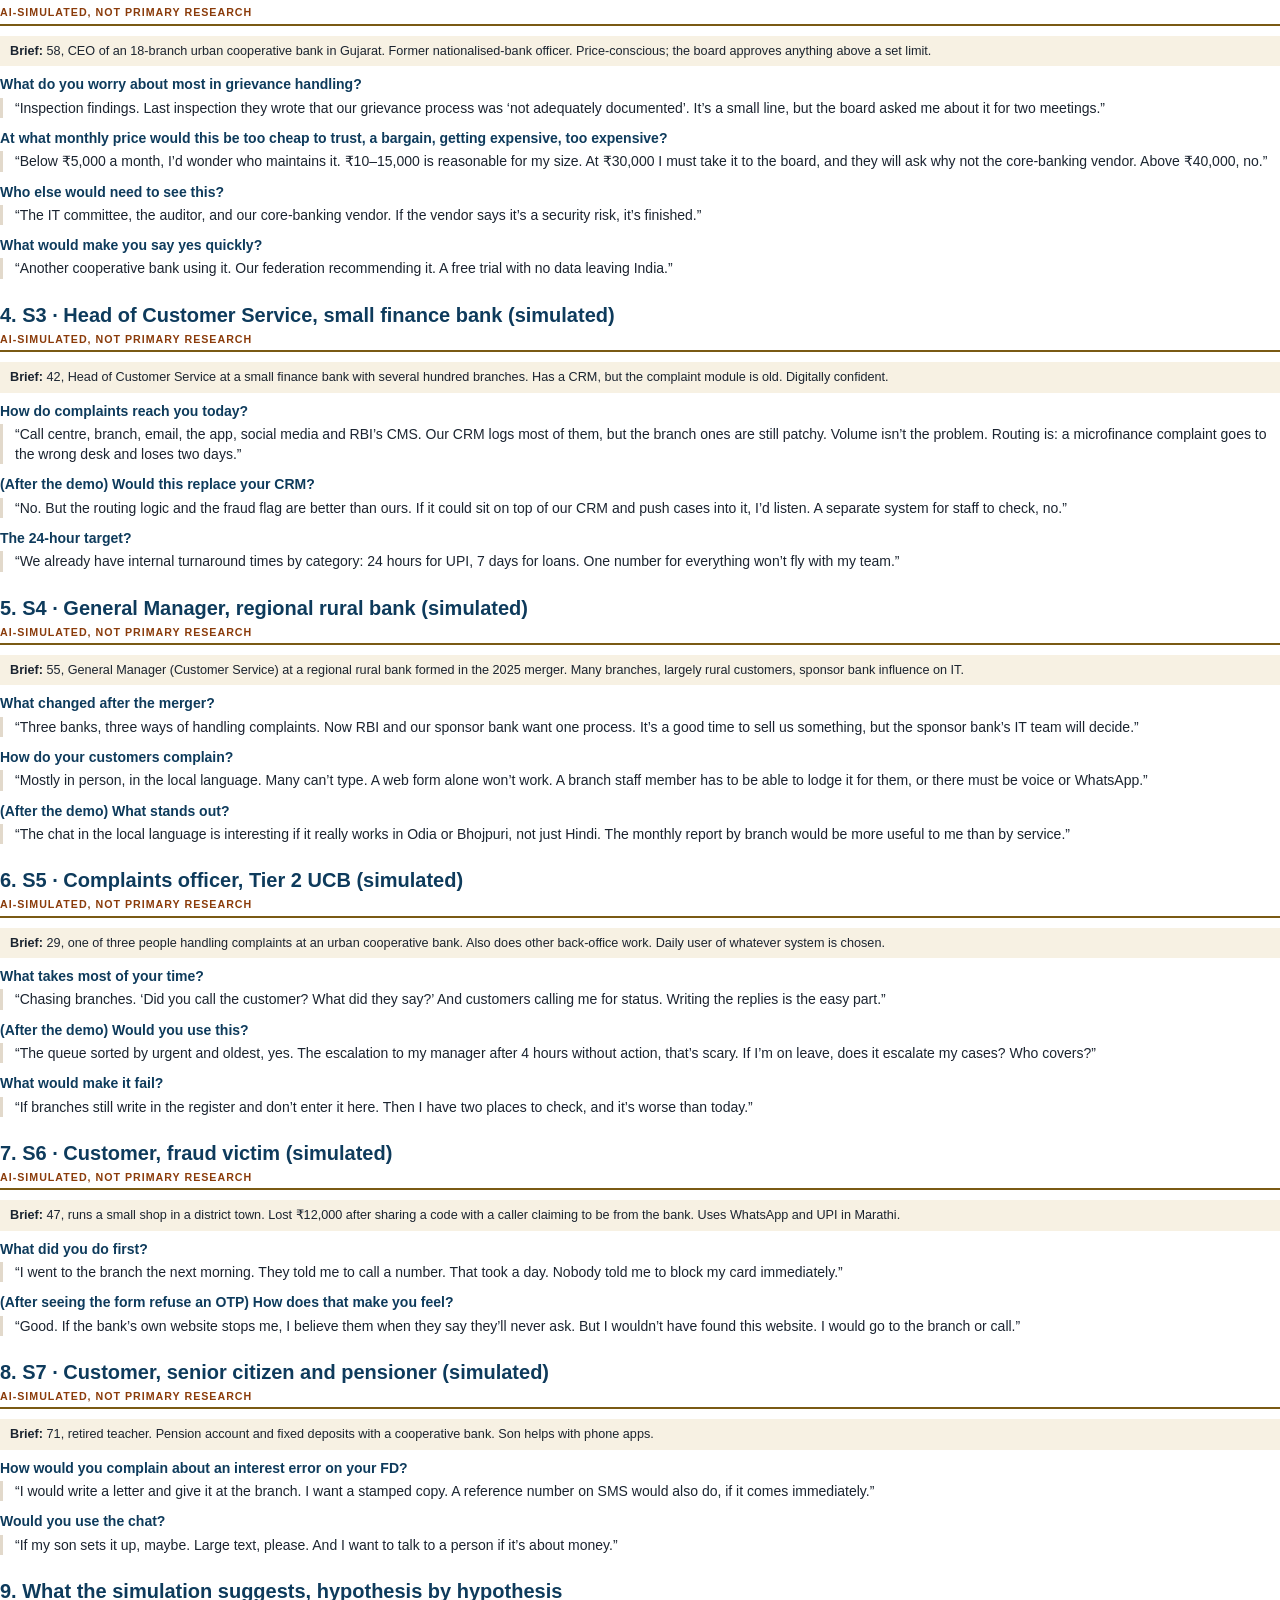
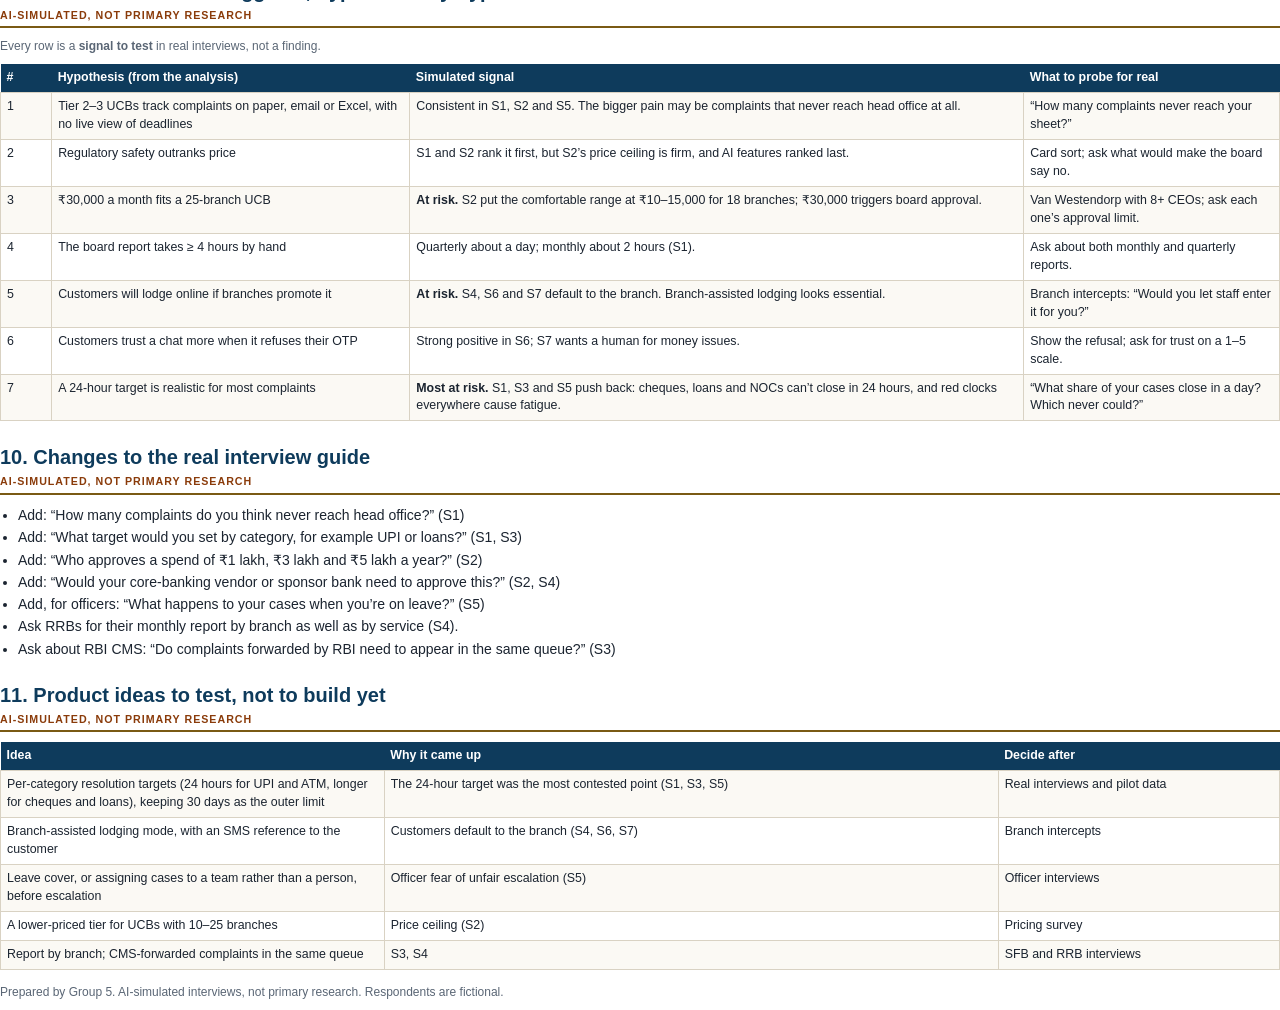
<file: capstone/simulated_interviews.html>
<!doctype html>
<html lang="en">
<head>
<meta charset="utf-8">
<title>Simulated Interviews</title>
<link rel="stylesheet" href="doc.css">
<style>
  h2::after { content:"AI-simulated, not primary research"; display:block; font-size:8pt; font-weight:700; letter-spacing:1px; text-transform:uppercase; color:#8a3b0a; margin-top:2px; }
  .sim-flag { text-align:center; font-size:8pt; font-weight:700; letter-spacing:1px; color:#8a3b0a; background:#fde9d9; padding:3px 0; }
  .qa { margin:4px 0 10px; }
  .qa p { margin:3px 0; }
  .qa .q { font-weight:600; color:#0e3b5c; }
  .qa .a { padding-left:12px; border-left:3px solid #e2d9cb; }
  .resp { background:#f7f1e3; padding:6px 10px; font-size:9.5pt; margin:4px 0 8px; }
</style>
</head>
<body>
<div class="sim-flag">AI-SIMULATED INTERVIEWS · NOT PRIMARY RESEARCH · FOR REHEARSAL AND HYPOTHESIS STRESS-TESTING ONLY</div>

<div class="cover">
  <h1>Grievance Desk</h1>
  <div class="sub">Simulated stakeholder interviews<br><b>A rehearsal for our real nodal-officer interviews</b></div>
  <table class="meta">
    <tr><td>Course</td><td>Product Management with AI, IIM Calcutta (Prof. Saravana Jaikumar)</td></tr>
    <tr><td>Group</td><td>Group 5: Sonia, Chetana, Abhay, Gayatri, Padma Priya, Amir, Urmila</td></tr>
    <tr><td>Status</td><td>Supporting artefact (optional under the brief). Not part of the evidence base.</td></tr>
    <tr><td>Date</td><td>October 2026</td></tr>
  </table>
  <div class="note"><b>Read this first.</b> These seven interviews were <b>simulated with an AI model (Claude) role-playing the stakeholders</b> in our segment analysis. No real banker or customer was interviewed. Respondents are fictional, and no real bank is named or implied. Each simulated answer was steered by public facts (the RBI 30-day rule, the Ombudsman data, UCB tiers, the RRB merger, the fraud mix) and by the objections we expect. We use this document for three things only:
  <ol>
    <li><b>Rehearsal:</b> practising the interview guide before the real calls.</li>
    <li><b>Stress-testing:</b> finding which of our hypotheses could be wrong, and how.</li>
    <li><b>Preparation:</b> anticipating objections and adding sharper questions to the real guide.</li>
  </ol>
  Nothing here confirms a hypothesis. The persona quotes in our Consumer and Segment Analysis remain labelled illustrative until real interviews replace them.</div>

  <h3>Contents</h3>
  <ol>
    <li>Method</li>
    <li>S1 · Principal Nodal Officer, Tier 3 urban cooperative bank</li>
    <li>S2 · CEO, Tier 2 urban cooperative bank</li>
    <li>S3 · Head of Customer Service, small finance bank</li>
    <li>S4 · General Manager, regional rural bank</li>
    <li>S5 · Complaints officer, Tier 2 urban cooperative bank</li>
    <li>S6 · Customer, fraud victim</li>
    <li>S7 · Customer, senior citizen and pensioner</li>
    <li>What the simulation suggests, hypothesis by hypothesis</li>
    <li>Changes to the real interview guide</li>
    <li>Product ideas to test, not to build yet</li>
  </ol>
</div>

<h2>1. Method</h2>
<table>
  <tr><th style="width:24%">Step</th><th>What we did</th></tr>
  <tr><td>Respondent briefs</td><td>For each respondent we wrote a short brief: role, bank type and size, region, tenure, and attitude to technology. Briefs were drawn from the segments and personas in our Consumer and Segment Analysis. At least two respondents were briefed to be sceptical.</td></tr>
  <tr><td>Interview</td><td>A team member asked the questions from our 11-question guide (section 11.2 of the analysis), with follow-ups. The AI answered in character, and was told to push back where a real officer plausibly would and not to agree just to please us.</td></tr>
  <tr><td>Demo</td><td>For the demo questions, the respondent was shown the screens we built: the OTP refusal, the 24-hour clock, escalation and the monthly report.</td></tr>
  <tr><td>Synthesis</td><td>Answers were coded against our seven hypotheses. Every finding is graded “signal to test”, never “confirmed”.</td></tr>
  <tr><td>Limits</td><td>A model can only echo patterns from public material and from our own framing, so it is biased towards what we already believe. Real interviews may contradict all of this, and that is the point of running them.</td></tr>
</table>

<!-- S1 -->
<h2 class="pb">2. S1 · Principal Nodal Officer, Tier 3 UCB (simulated)</h2>
<div class="resp"><b>Brief:</b> 51, Principal Nodal Officer and Head of Operations at a 34-branch urban cooperative bank in western Maharashtra. 26 years at the bank. Uses Excel daily. Mildly sceptical of start-ups.</div>
<div class="qa"><p class="q">Walk me through the last complaint you handled.</p>
<p class="a">“A customer’s ATM withdrawal failed at another bank’s machine, but the money was debited. He went to the branch, the branch wrote it in the register, and someone emailed my team three days later. We raised it with the switch and it reversed on its own on day 6. But the customer had called the branch four times by then.”</p></div>
<div class="qa"><p class="q">How do you know which complaints are close to 30 days?</p>
<p class="a">“Our Excel sheet has a date column. Every Friday my assistant sorts it. If a branch never sent the complaint to us, it isn’t in the sheet at all. That’s the real problem: the ones I don’t know about.”</p></div>
<div class="qa"><p class="q">Has anyone ever sent you an OTP, card number or Aadhaar copy?</p>
<p class="a">“Every week. People attach a photo of their card, front and back. We delete it, but it sits in the mailbox and in backups.”</p></div>
<div class="qa"><p class="q">How long does your board report take?</p>
<p class="a">“The quarterly one, about a full day, because I check branch numbers against the sheet. Monthly I send a short summary to the CEO, maybe two hours.”</p></div>
<div class="qa"><p class="q">(After the demo) What stands out? What worries you?</p>
<p class="a">“The OTP block, I like a lot. The 24-hour target worries me. A cheque return or a loan NOC can’t be closed in 24 hours. If the screen shows red for half my cases, my staff will stop looking at it. And will RBI see this as our official register? Our auditors will ask.”</p></div>
<div class="qa"><p class="q">Rank the decision drivers.</p>
<p class="a">“Regulatory safety first, then ease for branch staff, then data in India, price, peer recommendation. AI features last. Honestly, AI makes the board nervous.”</p></div>

<!-- S2 -->
<h2>3. S2 · CEO, Tier 2 UCB (simulated)</h2>
<div class="resp"><b>Brief:</b> 58, CEO of an 18-branch urban cooperative bank in Gujarat. Former nationalised-bank officer. Price-conscious; the board approves anything above a set limit.</div>
<div class="qa"><p class="q">What do you worry about most in grievance handling?</p>
<p class="a">“Inspection findings. Last inspection they wrote that our grievance process was ‘not adequately documented’. It’s a small line, but the board asked me about it for two meetings.”</p></div>
<div class="qa"><p class="q">At what monthly price would this be too cheap to trust, a bargain, getting expensive, too expensive?</p>
<p class="a">“Below ₹5,000 a month, I’d wonder who maintains it. ₹10–15,000 is reasonable for my size. At ₹30,000 I must take it to the board, and they will ask why not the core-banking vendor. Above ₹40,000, no.”</p></div>
<div class="qa"><p class="q">Who else would need to see this?</p>
<p class="a">“The IT committee, the auditor, and our core-banking vendor. If the vendor says it’s a security risk, it’s finished.”</p></div>
<div class="qa"><p class="q">What would make you say yes quickly?</p>
<p class="a">“Another cooperative bank using it. Our federation recommending it. A free trial with no data leaving India.”</p></div>

<!-- S3 -->
<h2 class="pb">4. S3 · Head of Customer Service, small finance bank (simulated)</h2>
<div class="resp"><b>Brief:</b> 42, Head of Customer Service at a small finance bank with several hundred branches. Has a CRM, but the complaint module is old. Digitally confident.</div>
<div class="qa"><p class="q">How do complaints reach you today?</p>
<p class="a">“Call centre, branch, email, the app, social media and RBI’s CMS. Our CRM logs most of them, but the branch ones are still patchy. Volume isn’t the problem. Routing is: a microfinance complaint goes to the wrong desk and loses two days.”</p></div>
<div class="qa"><p class="q">(After the demo) Would this replace your CRM?</p>
<p class="a">“No. But the routing logic and the fraud flag are better than ours. If it could sit on top of our CRM and push cases into it, I’d listen. A separate system for staff to check, no.”</p></div>
<div class="qa"><p class="q">The 24-hour target?</p>
<p class="a">“We already have internal turnaround times by category: 24 hours for UPI, 7 days for loans. One number for everything won’t fly with my team.”</p></div>

<!-- S4 -->
<h2>5. S4 · General Manager, regional rural bank (simulated)</h2>
<div class="resp"><b>Brief:</b> 55, General Manager (Customer Service) at a regional rural bank formed in the 2025 merger. Many branches, largely rural customers, sponsor bank influence on IT.</div>
<div class="qa"><p class="q">What changed after the merger?</p>
<p class="a">“Three banks, three ways of handling complaints. Now RBI and our sponsor bank want one process. It’s a good time to sell us something, but the sponsor bank’s IT team will decide.”</p></div>
<div class="qa"><p class="q">How do your customers complain?</p>
<p class="a">“Mostly in person, in the local language. Many can’t type. A web form alone won’t work. A branch staff member has to be able to lodge it for them, or there must be voice or WhatsApp.”</p></div>
<div class="qa"><p class="q">(After the demo) What stands out?</p>
<p class="a">“The chat in the local language is interesting if it really works in Odia or Bhojpuri, not just Hindi. The monthly report by branch would be more useful to me than by service.”</p></div>

<!-- S5 -->
<h2 class="pb">6. S5 · Complaints officer, Tier 2 UCB (simulated)</h2>
<div class="resp"><b>Brief:</b> 29, one of three people handling complaints at an urban cooperative bank. Also does other back-office work. Daily user of whatever system is chosen.</div>
<div class="qa"><p class="q">What takes most of your time?</p>
<p class="a">“Chasing branches. ‘Did you call the customer? What did they say?’ And customers calling me for status. Writing the replies is the easy part.”</p></div>
<div class="qa"><p class="q">(After the demo) Would you use this?</p>
<p class="a">“The queue sorted by urgent and oldest, yes. The escalation to my manager after 4 hours without action, that’s scary. If I’m on leave, does it escalate my cases? Who covers?”</p></div>
<div class="qa"><p class="q">What would make it fail?</p>
<p class="a">“If branches still write in the register and don’t enter it here. Then I have two places to check, and it’s worse than today.”</p></div>

<!-- S6 -->
<h2>7. S6 · Customer, fraud victim (simulated)</h2>
<div class="resp"><b>Brief:</b> 47, runs a small shop in a district town. Lost ₹12,000 after sharing a code with a caller claiming to be from the bank. Uses WhatsApp and UPI in Marathi.</div>
<div class="qa"><p class="q">What did you do first?</p>
<p class="a">“I went to the branch the next morning. They told me to call a number. That took a day. Nobody told me to block my card immediately.”</p></div>
<div class="qa"><p class="q">(After seeing the form refuse an OTP) How does that make you feel?</p>
<p class="a">“Good. If the bank’s own website stops me, I believe them when they say they’ll never ask. But I wouldn’t have found this website. I would go to the branch or call.”</p></div>

<!-- S7 -->
<h2>8. S7 · Customer, senior citizen and pensioner (simulated)</h2>
<div class="resp"><b>Brief:</b> 71, retired teacher. Pension account and fixed deposits with a cooperative bank. Son helps with phone apps.</div>
<div class="qa"><p class="q">How would you complain about an interest error on your FD?</p>
<p class="a">“I would write a letter and give it at the branch. I want a stamped copy. A reference number on SMS would also do, if it comes immediately.”</p></div>
<div class="qa"><p class="q">Would you use the chat?</p>
<p class="a">“If my son sets it up, maybe. Large text, please. And I want to talk to a person if it’s about money.”</p></div>

<!-- Synthesis -->
<h2 class="pb">9. What the simulation suggests, hypothesis by hypothesis</h2>
<p class="small">Every row is a <b>signal to test</b> in real interviews, not a finding.</p>
<table>
  <tr><th style="width:4%">#</th><th style="width:28%">Hypothesis (from the analysis)</th><th>Simulated signal</th><th style="width:20%">What to probe for real</th></tr>
  <tr><td>1</td><td>Tier 2–3 UCBs track complaints on paper, email or Excel, with no live view of deadlines</td><td>Consistent in S1, S2 and S5. The bigger pain may be complaints that never reach head office at all.</td><td>“How many complaints never reach your sheet?”</td></tr>
  <tr><td>2</td><td>Regulatory safety outranks price</td><td>S1 and S2 rank it first, but S2’s price ceiling is firm, and AI features ranked last.</td><td>Card sort; ask what would make the board say no.</td></tr>
  <tr><td>3</td><td>₹30,000 a month fits a 25-branch UCB</td><td><b>At risk.</b> S2 put the comfortable range at ₹10–15,000 for 18 branches; ₹30,000 triggers board approval.</td><td>Van Westendorp with 8+ CEOs; ask each one’s approval limit.</td></tr>
  <tr><td>4</td><td>The board report takes ≥ 4 hours by hand</td><td>Quarterly about a day; monthly about 2 hours (S1).</td><td>Ask about both monthly and quarterly reports.</td></tr>
  <tr><td>5</td><td>Customers will lodge online if branches promote it</td><td><b>At risk.</b> S4, S6 and S7 default to the branch. Branch-assisted lodging looks essential.</td><td>Branch intercepts: “Would you let staff enter it for you?”</td></tr>
  <tr><td>6</td><td>Customers trust a chat more when it refuses their OTP</td><td>Strong positive in S6; S7 wants a human for money issues.</td><td>Show the refusal; ask for trust on a 1–5 scale.</td></tr>
  <tr><td>7</td><td>A 24-hour target is realistic for most complaints</td><td><b>Most at risk.</b> S1, S3 and S5 push back: cheques, loans and NOCs can’t close in 24 hours, and red clocks everywhere cause fatigue.</td><td>“What share of your cases close in a day? Which never could?”</td></tr>
</table>

<h2>10. Changes to the real interview guide</h2>
<ul>
  <li>Add: “How many complaints do you think never reach head office?” (S1)</li>
  <li>Add: “What target would you set by category, for example UPI or loans?” (S1, S3)</li>
  <li>Add: “Who approves a spend of ₹1 lakh, ₹3 lakh and ₹5 lakh a year?” (S2)</li>
  <li>Add: “Would your core-banking vendor or sponsor bank need to approve this?” (S2, S4)</li>
  <li>Add, for officers: “What happens to your cases when you’re on leave?” (S5)</li>
  <li>Ask RRBs for their monthly report by branch as well as by service (S4).</li>
  <li>Ask about RBI CMS: “Do complaints forwarded by RBI need to appear in the same queue?” (S3)</li>
</ul>

<h2>11. Product ideas to test, not to build yet</h2>
<table>
  <tr><th style="width:30%">Idea</th><th>Why it came up</th><th style="width:22%">Decide after</th></tr>
  <tr><td>Per-category resolution targets (24 hours for UPI and ATM, longer for cheques and loans), keeping 30 days as the outer limit</td><td>The 24-hour target was the most contested point (S1, S3, S5)</td><td>Real interviews and pilot data</td></tr>
  <tr><td>Branch-assisted lodging mode, with an SMS reference to the customer</td><td>Customers default to the branch (S4, S6, S7)</td><td>Branch intercepts</td></tr>
  <tr><td>Leave cover, or assigning cases to a team rather than a person, before escalation</td><td>Officer fear of unfair escalation (S5)</td><td>Officer interviews</td></tr>
  <tr><td>A lower-priced tier for UCBs with 10–25 branches</td><td>Price ceiling (S2)</td><td>Pricing survey</td></tr>
  <tr><td>Report by branch; CMS-forwarded complaints in the same queue</td><td>S3, S4</td><td>SFB and RRB interviews</td></tr>
</table>
<p class="small" style="margin-top:14px">Prepared by Group 5. AI-simulated interviews, not primary research. Respondents are fictional.</p>

</body>
</html>
</file>
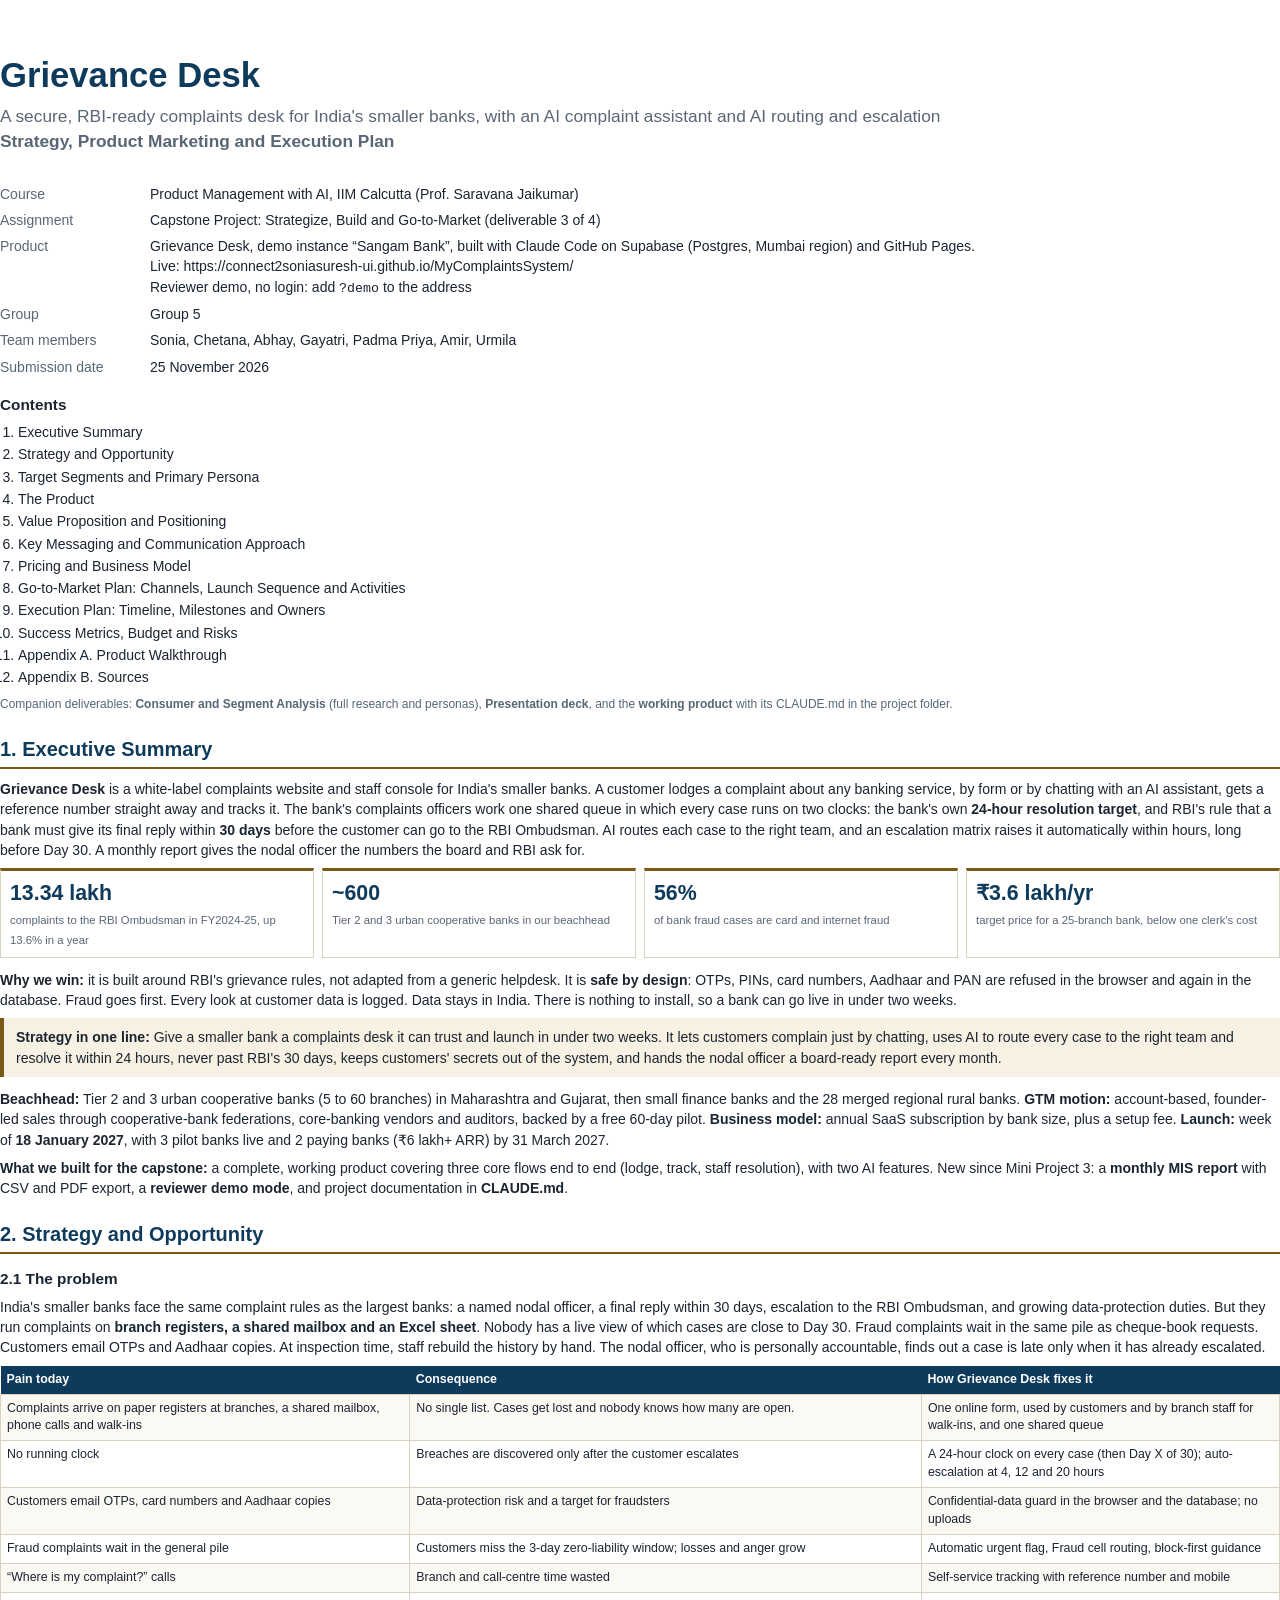
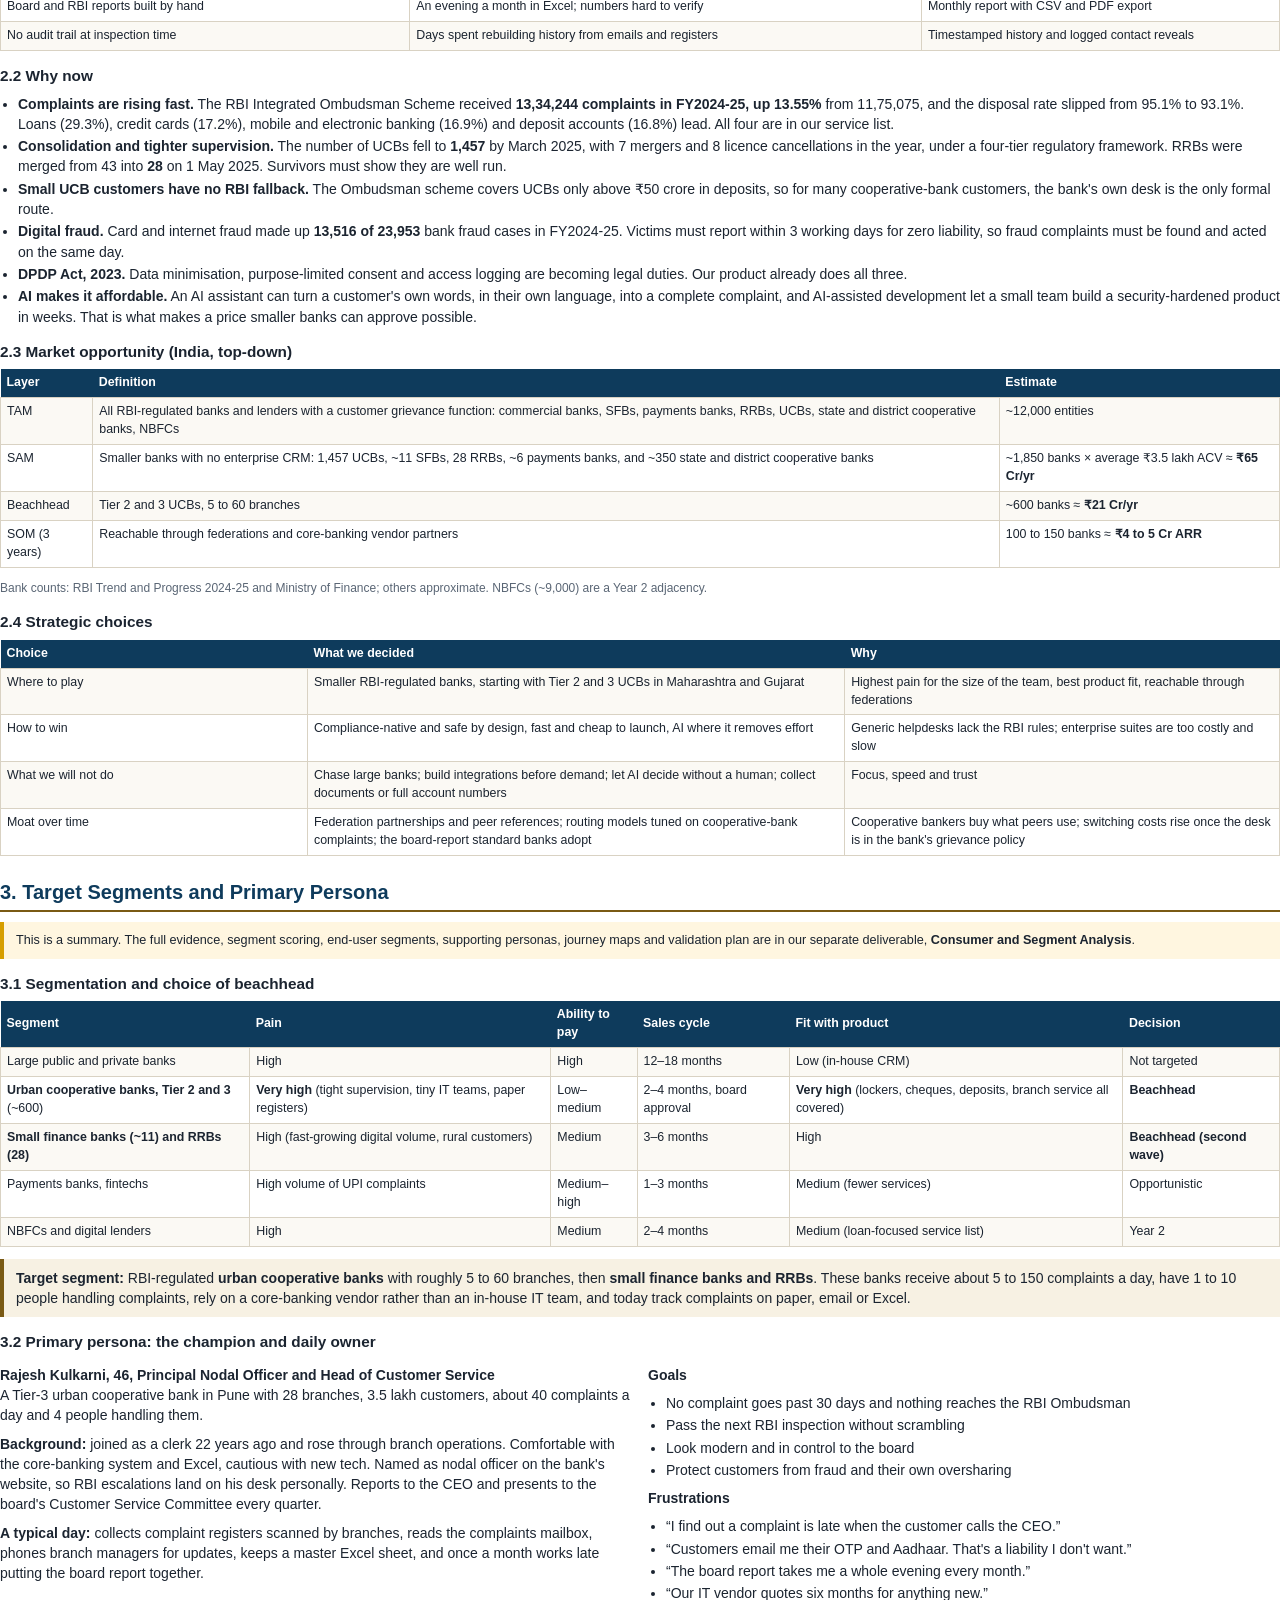
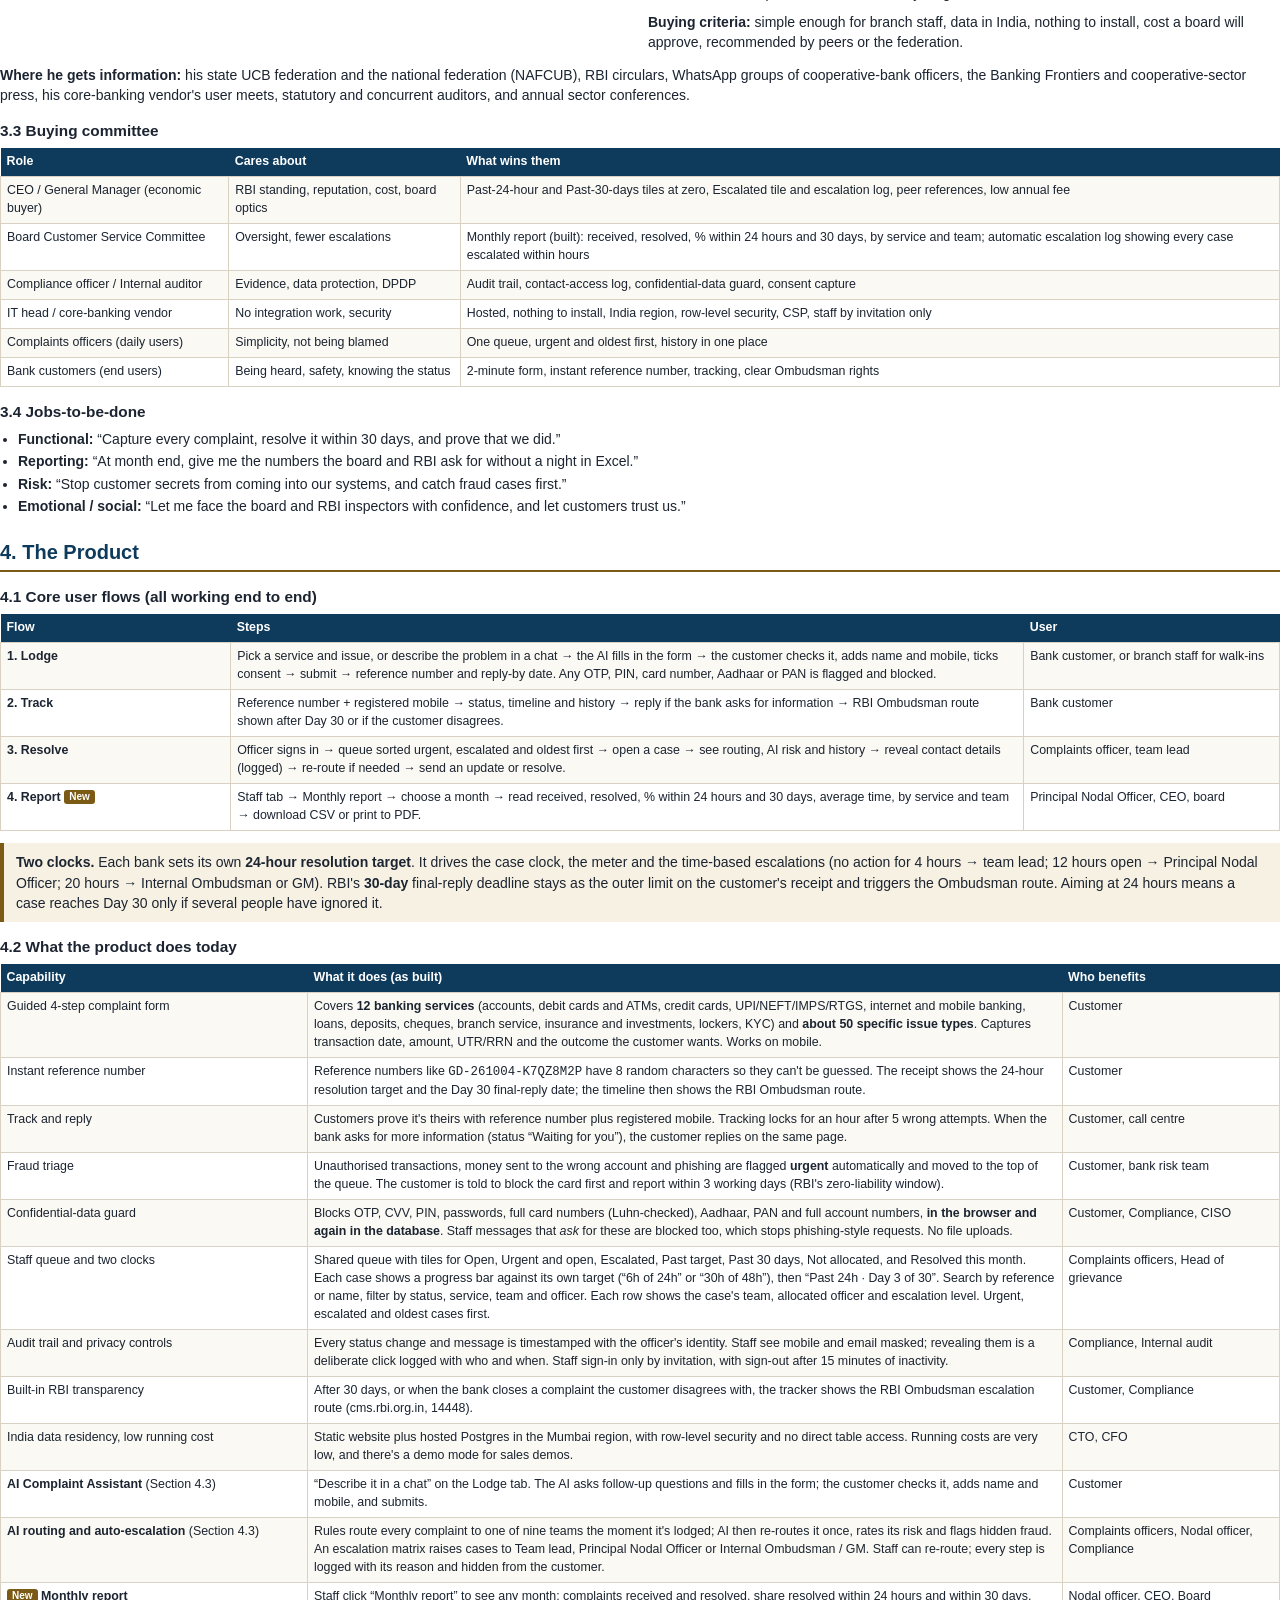
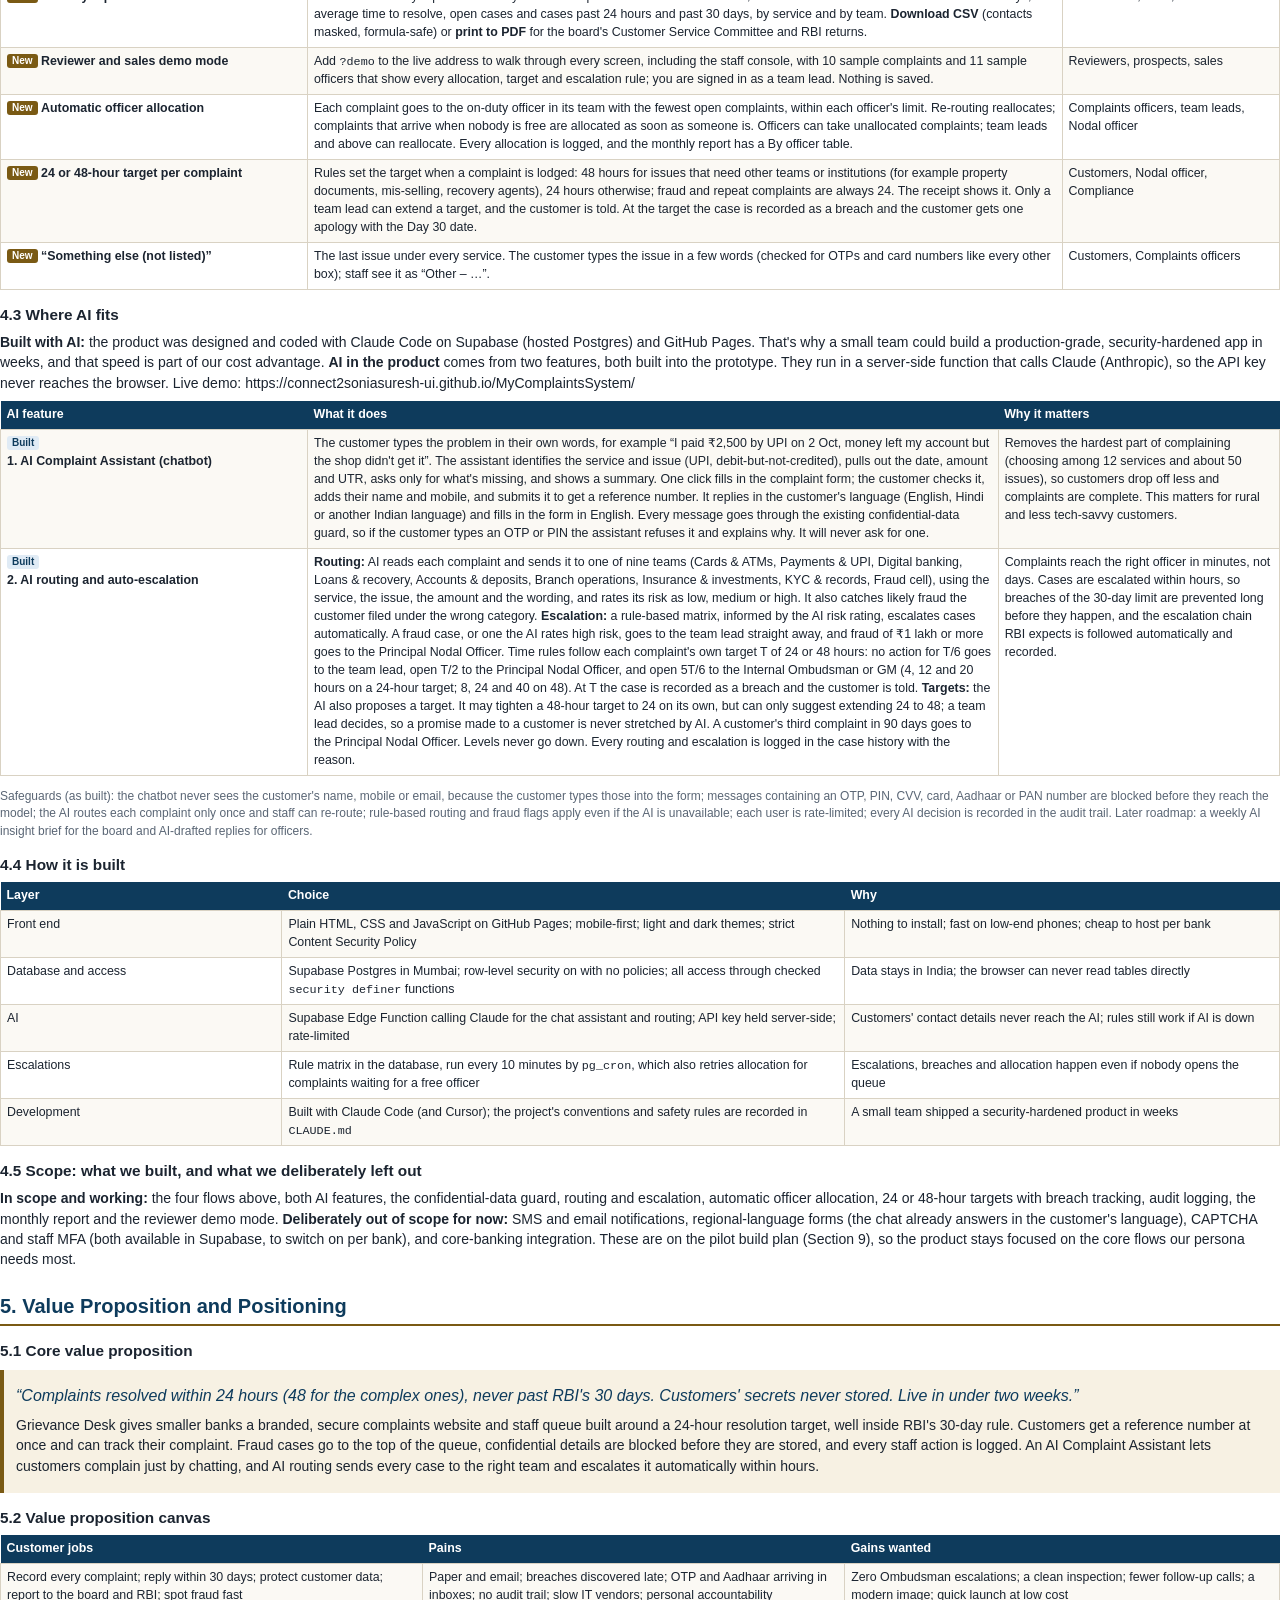
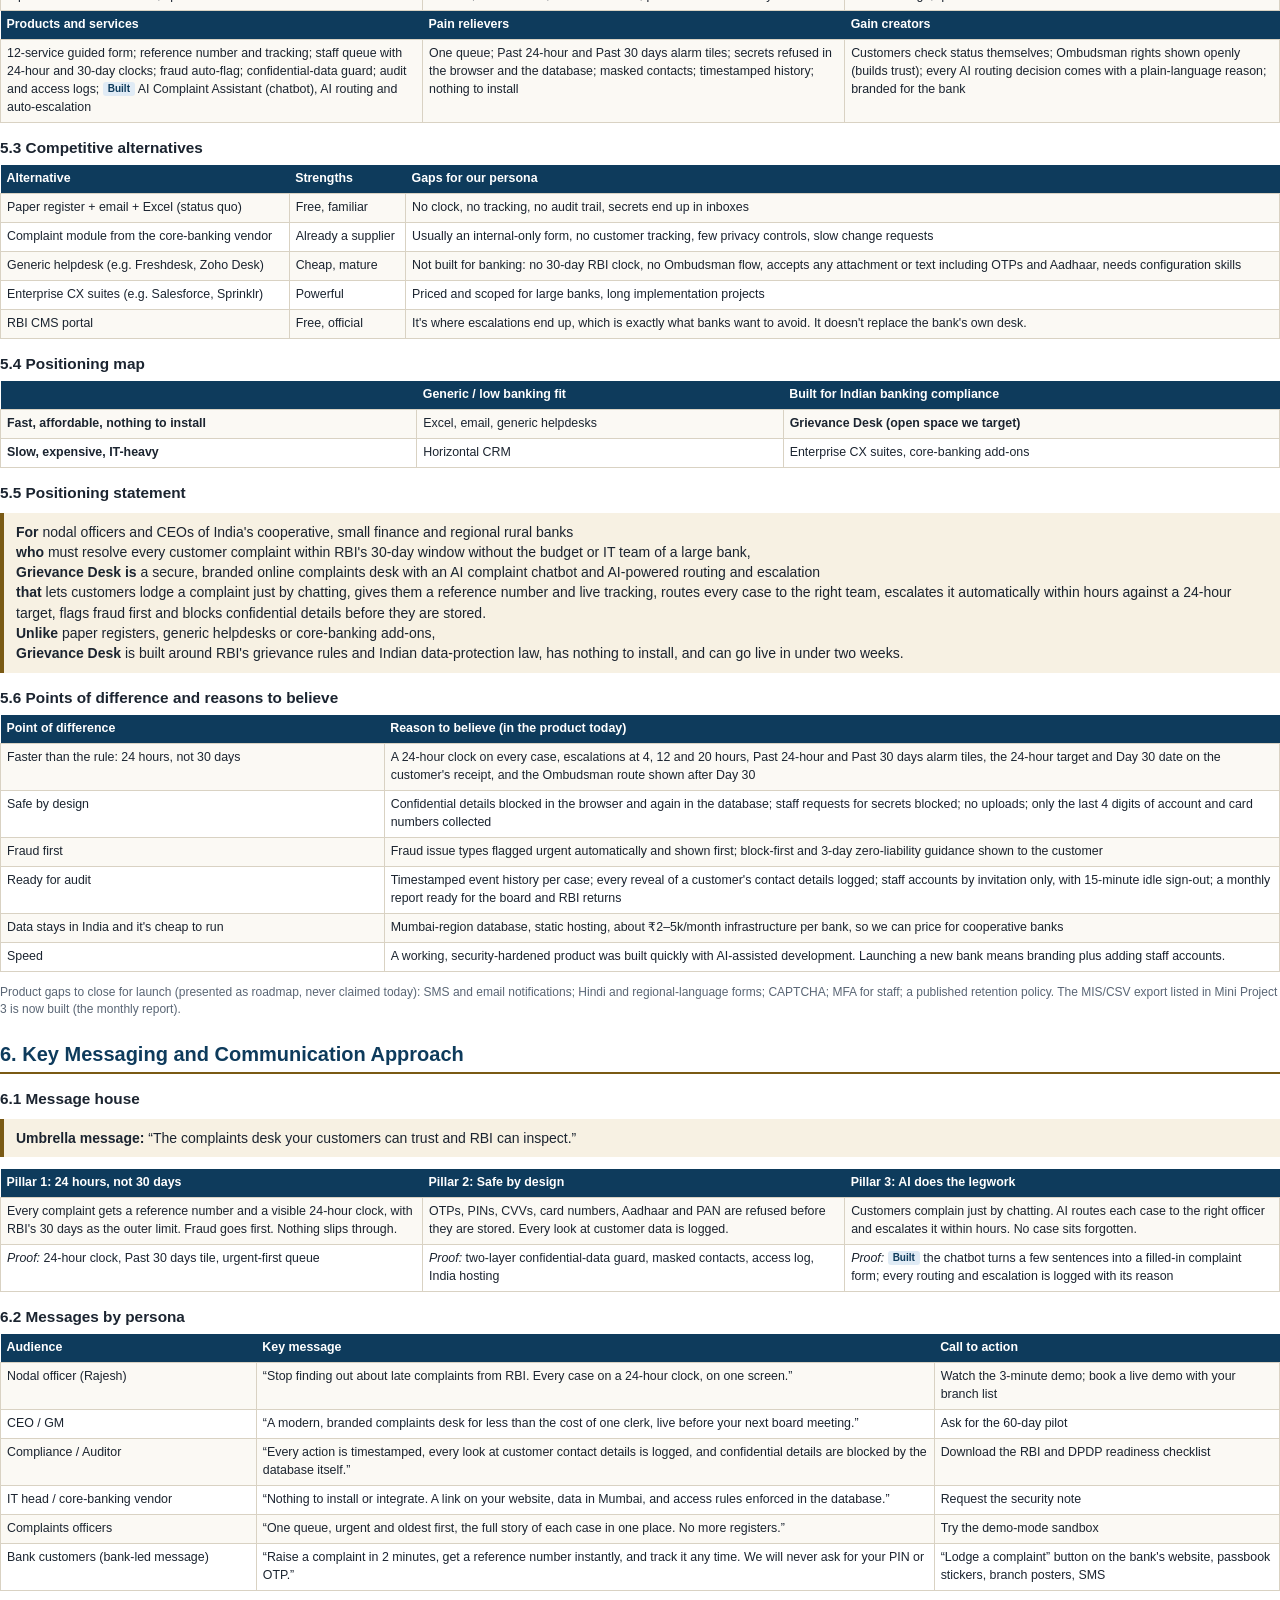
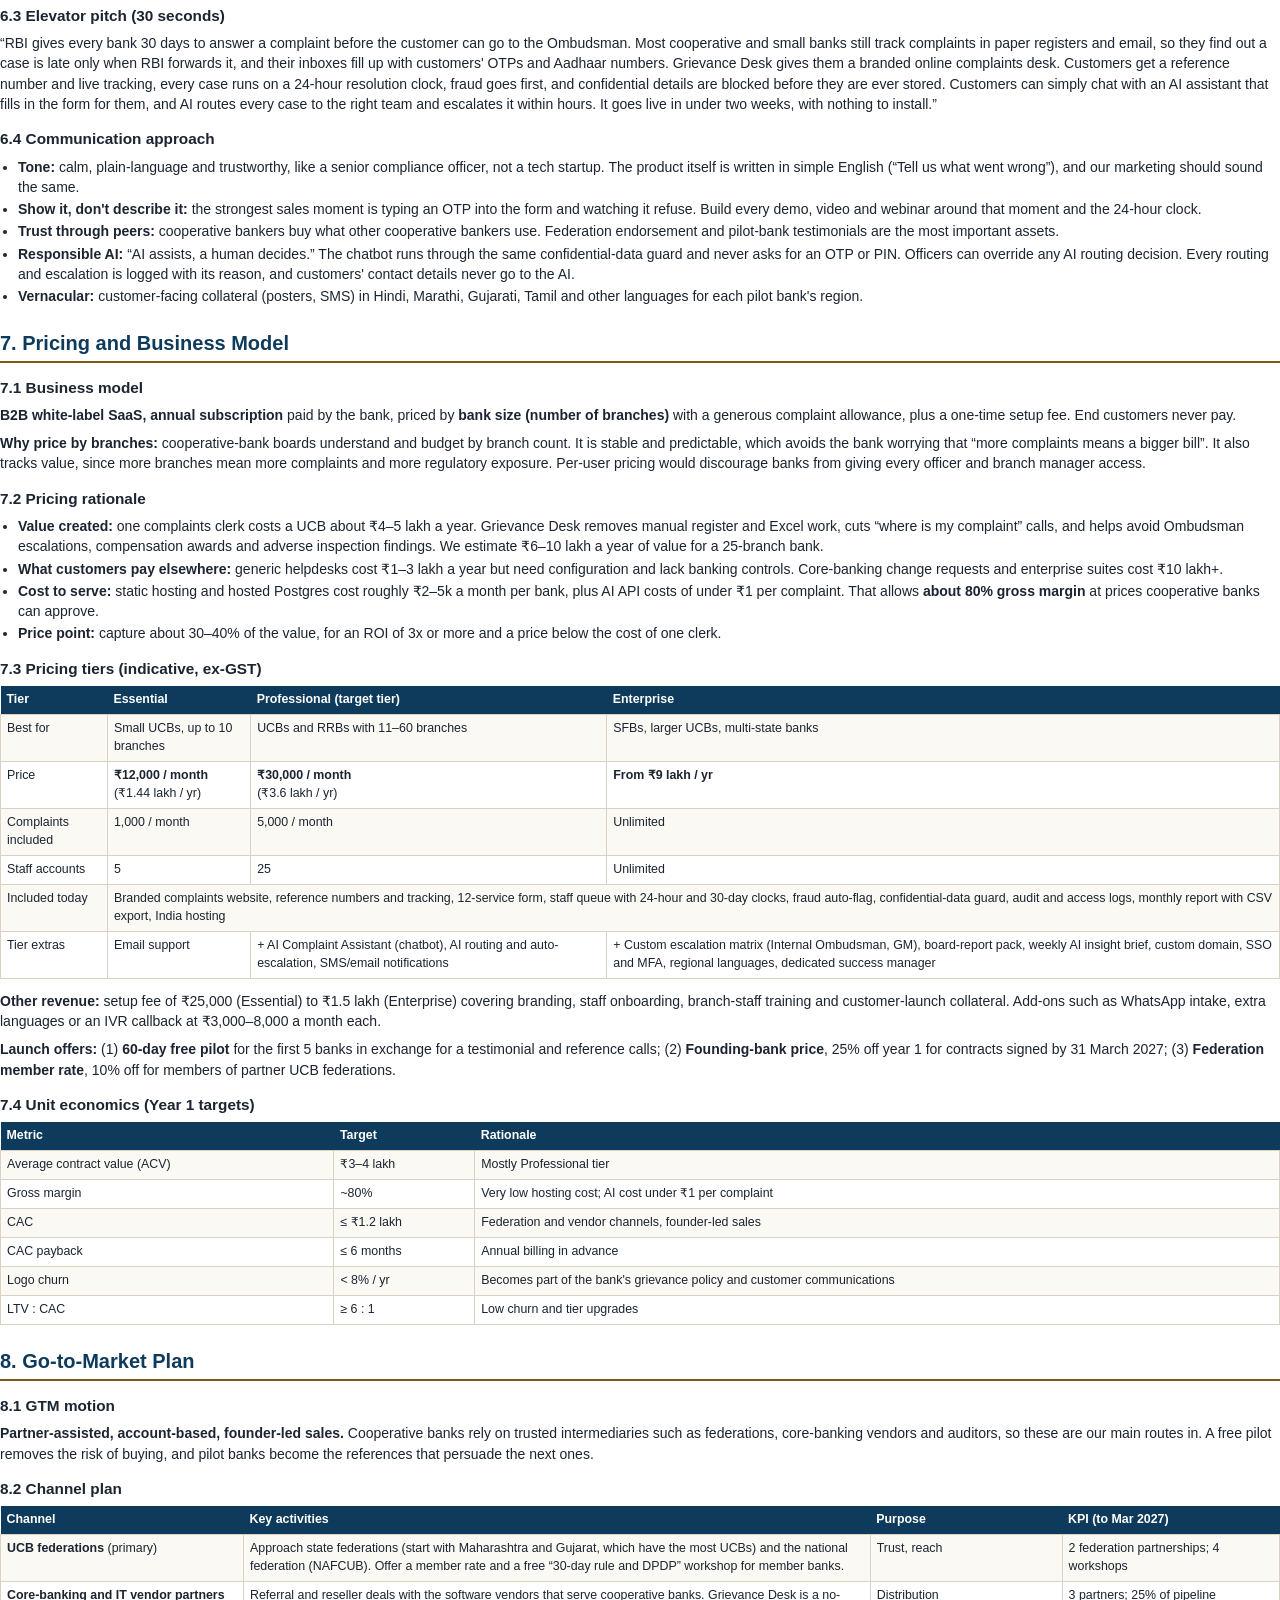
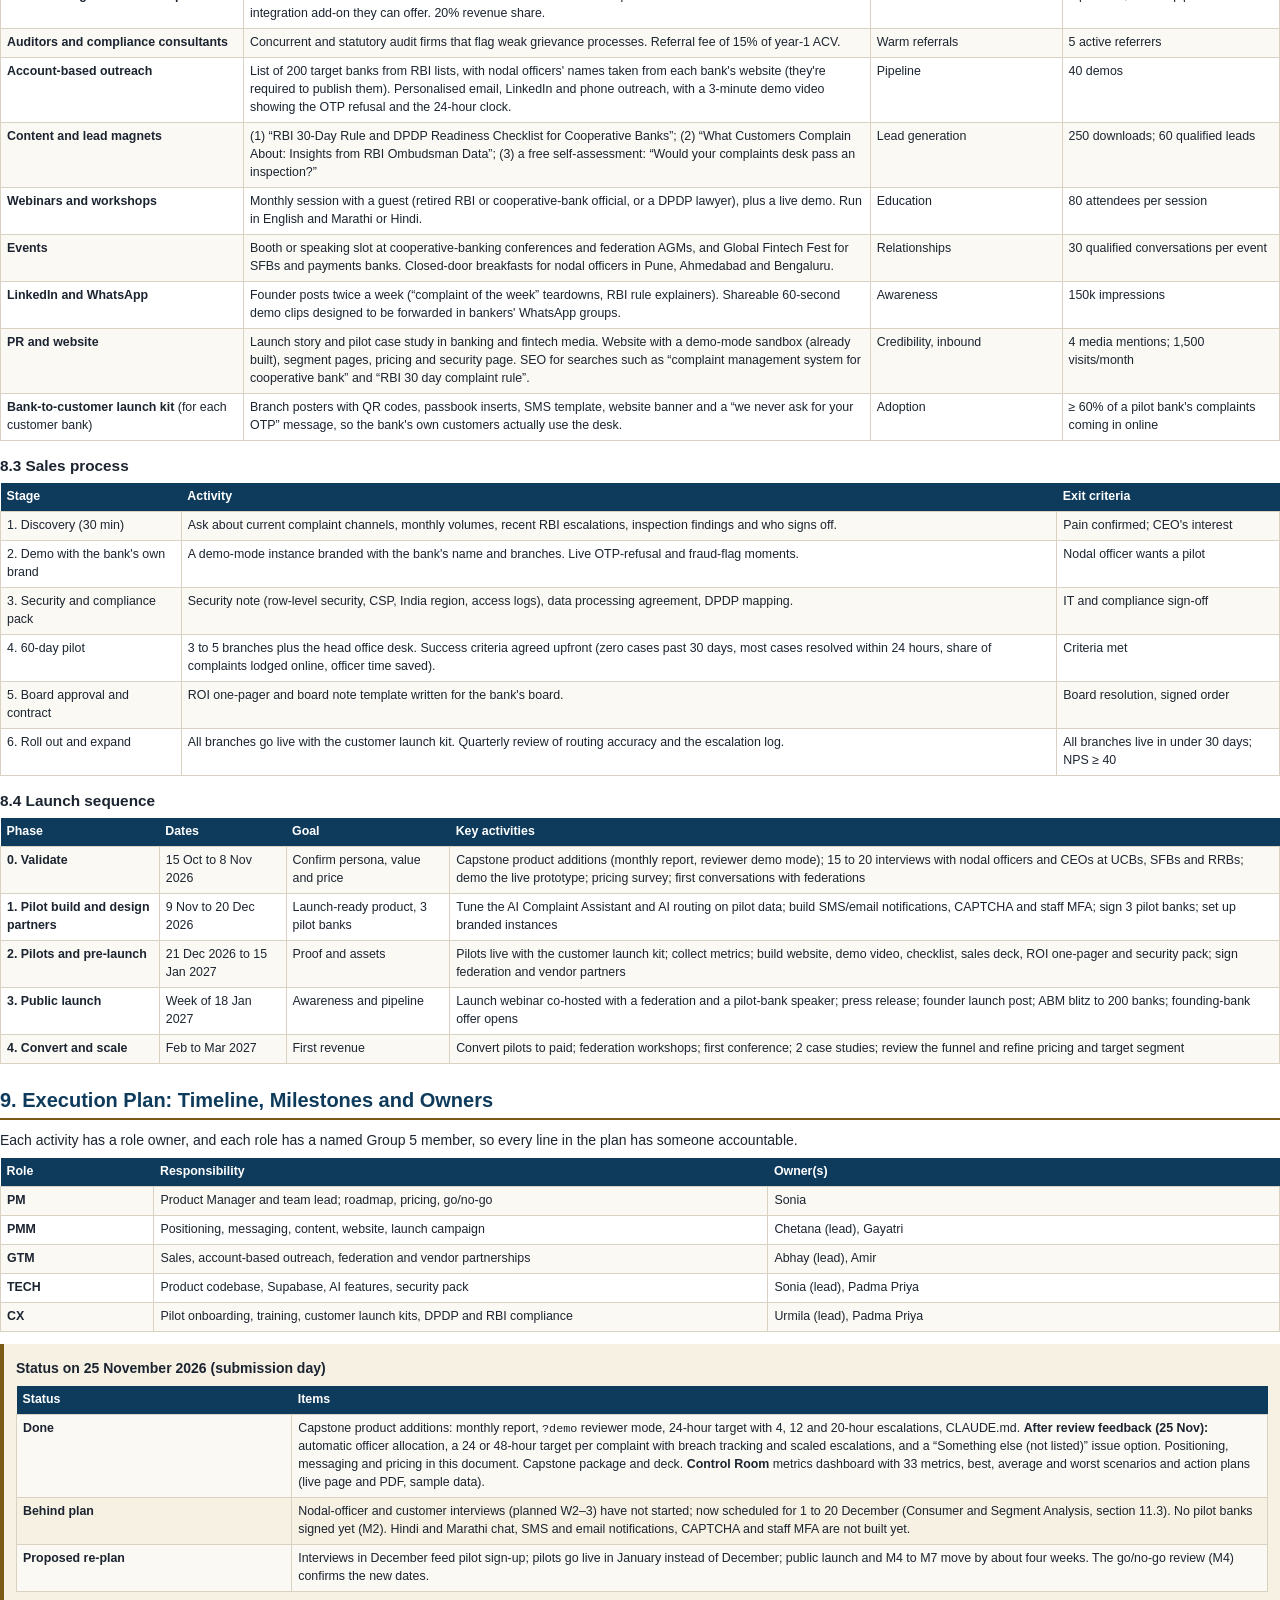
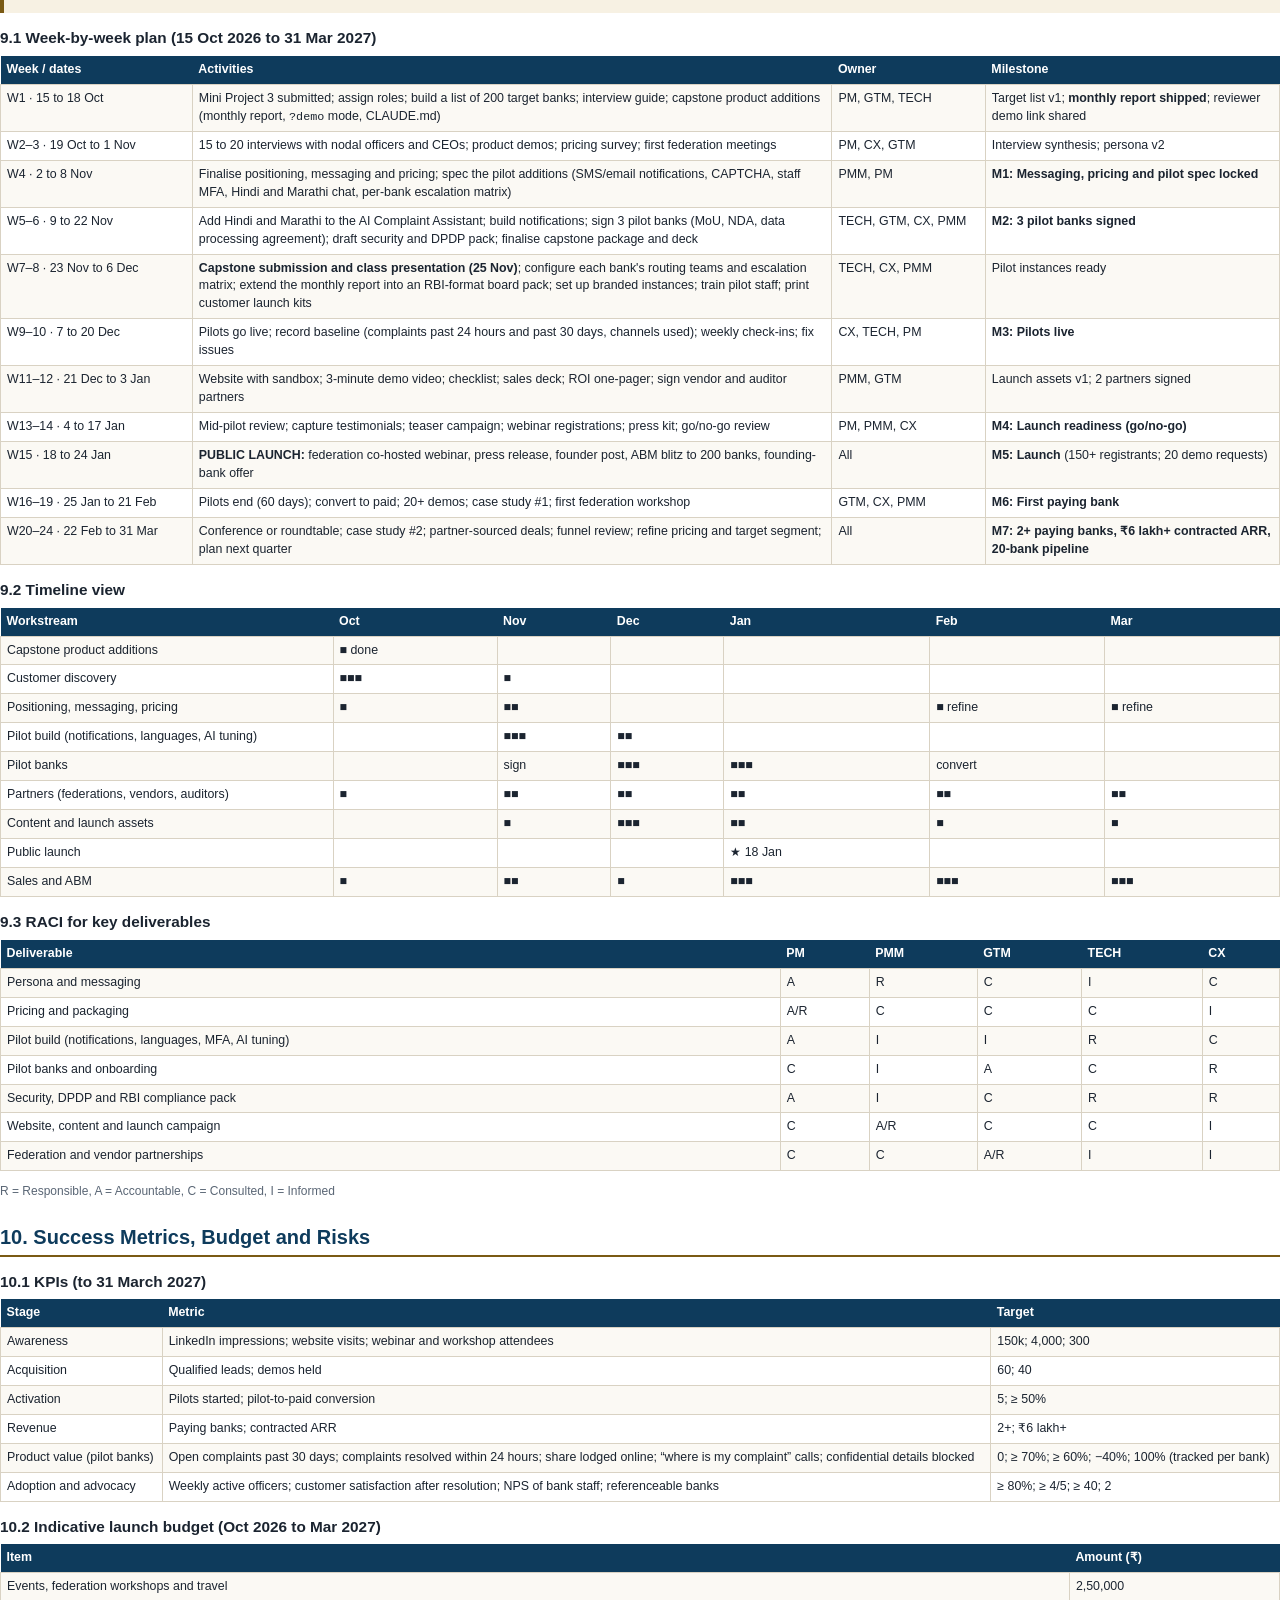
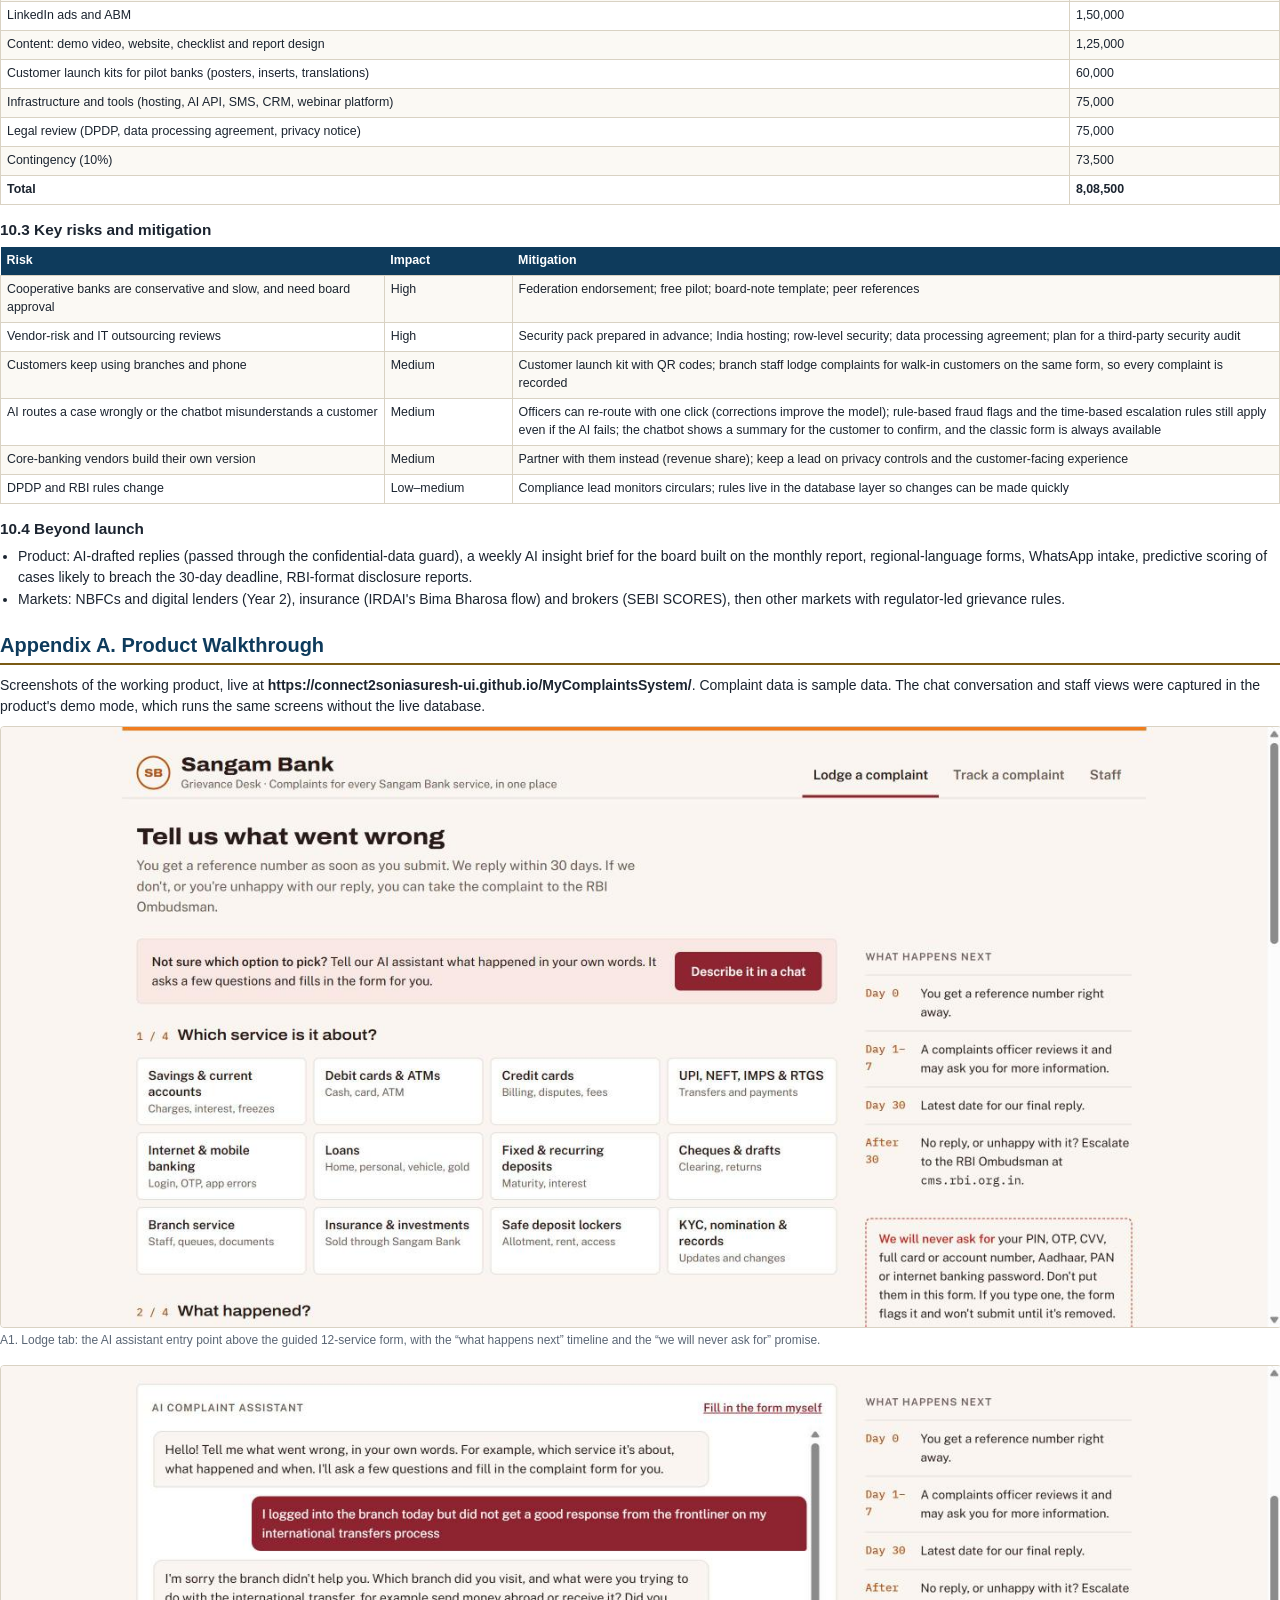
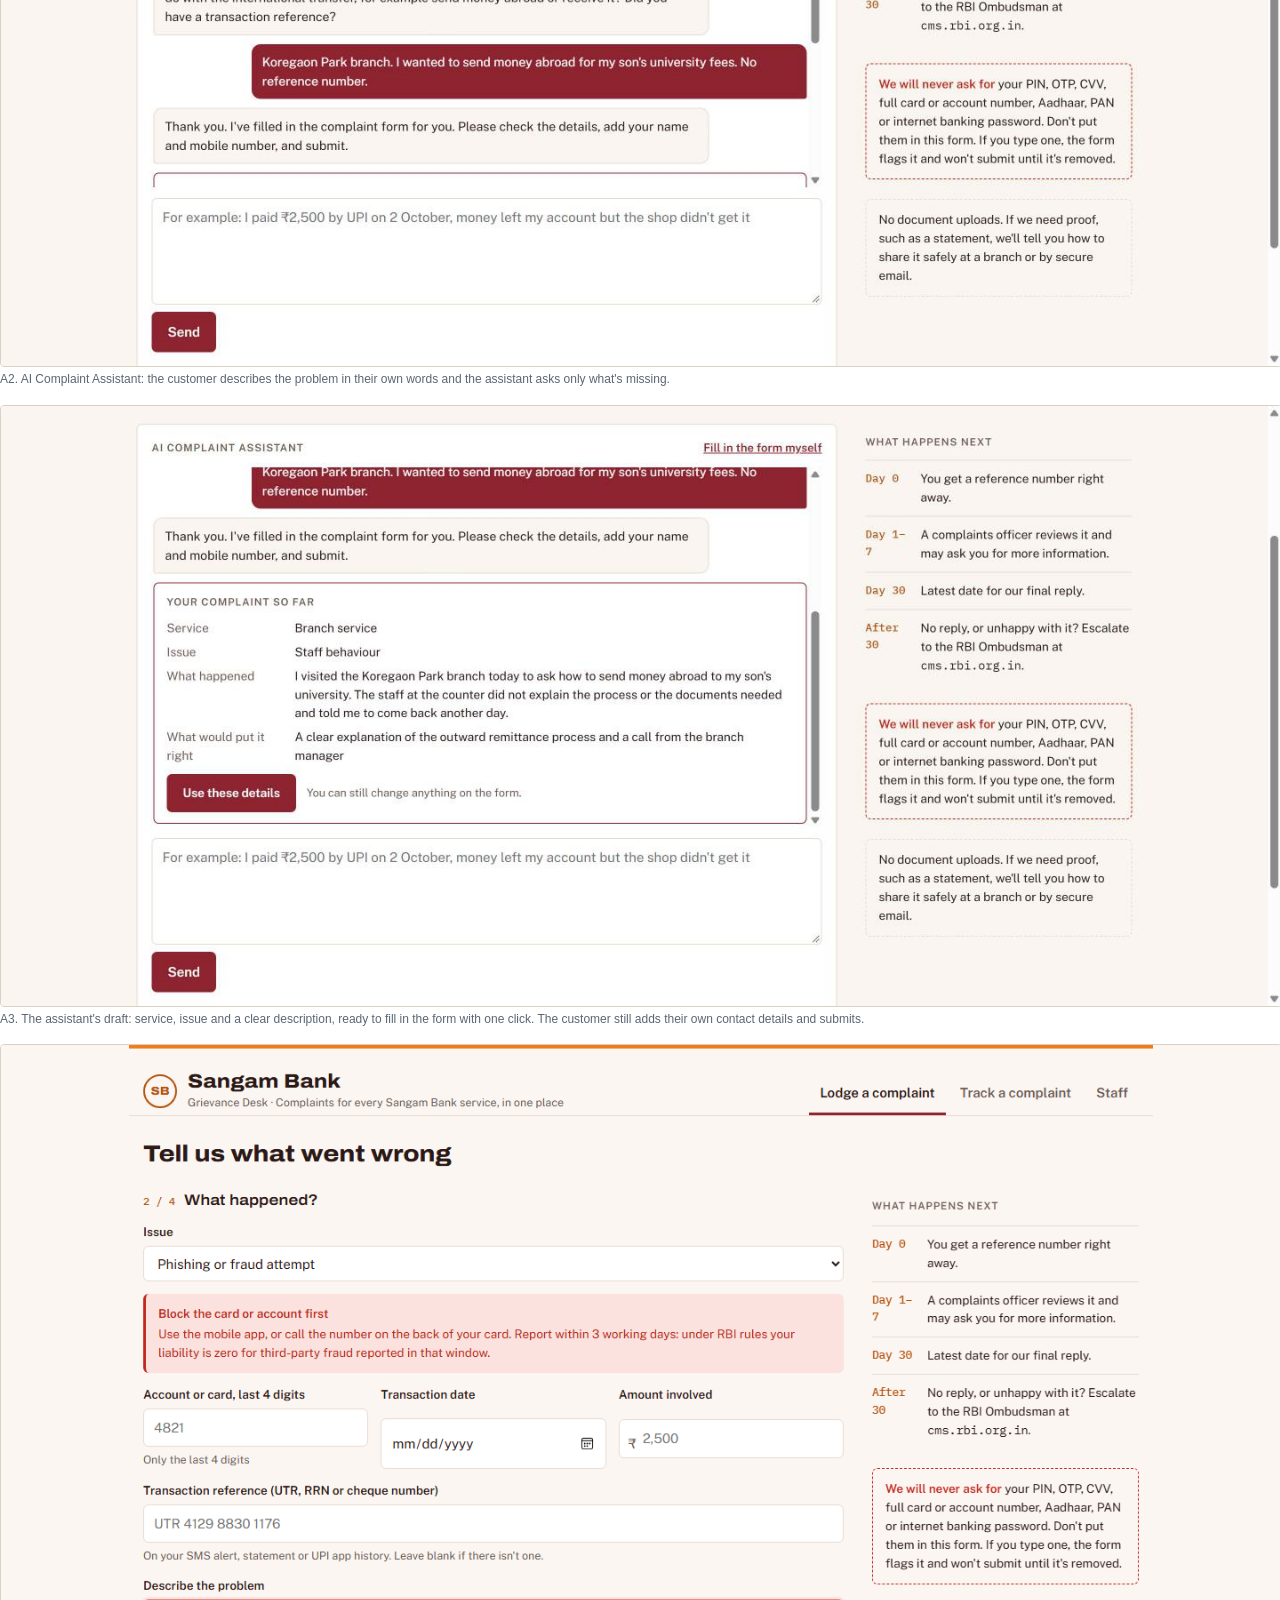
<file: capstone/strategy_gtm_execution_plan.html>
<!doctype html>
<html lang="en">
<head>
<meta charset="utf-8">
<title>Product Marketing Strategy and Execution Plan</title>
<link rel="stylesheet" href="doc.css">
</head>
<body>
<div class="cover">
  <h1>Grievance Desk</h1>
  <div class="sub">A secure, RBI-ready complaints desk for India's smaller banks, with an AI complaint assistant and AI routing and escalation<br>
  <b>Strategy, Product Marketing and Execution Plan</b></div>
  <table class="meta">
    <tr><td>Course</td><td>Product Management with AI, IIM Calcutta (Prof. Saravana Jaikumar)</td></tr>
    <tr><td>Assignment</td><td>Capstone Project: Strategize, Build and Go-to-Market (deliverable 3 of 4)</td></tr>
    <tr><td>Product</td><td>Grievance Desk, demo instance “Sangam Bank”, built with Claude Code on Supabase (Postgres, Mumbai region) and GitHub Pages.<br>Live: https://connect2soniasuresh-ui.github.io/MyComplaintsSystem/<br>Reviewer demo, no login: add <span class="mono">?demo</span> to the address</td></tr>
    <tr><td>Group</td><td>Group 5</td></tr>
    <tr><td>Team members</td><td>Sonia, Chetana, Abhay, Gayatri, Padma Priya, Amir, Urmila</td></tr>
    <tr><td>Submission date</td><td>25 November 2026</td></tr>
  </table>

  <h3>Contents</h3>
  <ol>
    <li>Executive Summary</li>
    <li>Strategy and Opportunity</li>
    <li>Target Segments and Primary Persona</li>
    <li>The Product</li>
    <li>Value Proposition and Positioning</li>
    <li>Key Messaging and Communication Approach</li>
    <li>Pricing and Business Model</li>
    <li>Go-to-Market Plan: Channels, Launch Sequence and Activities</li>
    <li>Execution Plan: Timeline, Milestones and Owners</li>
    <li>Success Metrics, Budget and Risks</li>
    <li>Appendix A. Product Walkthrough</li>
    <li>Appendix B. Sources</li>
  </ol>
  <p class="small">Companion deliverables: <b>Consumer and Segment Analysis</b> (full research and personas), <b>Presentation deck</b>, and the <b>working product</b> with its CLAUDE.md in the project folder.</p>
</div>
<h2>1. Executive Summary</h2>
<p><b>Grievance Desk</b> is a white-label complaints website and staff console for India's smaller banks. A customer lodges a complaint about any banking service, by form or by chatting with an AI assistant, gets a reference number straight away and tracks it. The bank's complaints officers work one shared queue in which every case runs on two clocks: the bank's own <b>24-hour resolution target</b>, and RBI's rule that a bank must give its final reply within <b>30 days</b> before the customer can go to the RBI Ombudsman. AI routes each case to the right team, and an escalation matrix raises it automatically within hours, long before Day 30. A monthly report gives the nodal officer the numbers the board and RBI ask for.</p>
<div class="kpis">
  <div><b>13.34 lakh</b><span>complaints to the RBI Ombudsman in FY2024-25, up 13.6% in a year</span></div>
  <div><b>~600</b><span>Tier 2 and 3 urban cooperative banks in our beachhead</span></div>
  <div><b>56%</b><span>of bank fraud cases are card and internet fraud</span></div>
  <div><b>₹3.6 lakh/yr</b><span>target price for a 25-branch bank, below one clerk's cost</span></div>
</div>
<p><b>Why we win:</b> it is built around RBI's grievance rules, not adapted from a generic helpdesk. It is <b>safe by design</b>: OTPs, PINs, card numbers, Aadhaar and PAN are refused in the browser and again in the database. Fraud goes first. Every look at customer data is logged. Data stays in India. There is nothing to install, so a bank can go live in under two weeks.</p>
<div class="box"><b>Strategy in one line:</b> Give a smaller bank a complaints desk it can trust and launch in under two weeks. It lets customers complain just by chatting, uses AI to route every case to the right team and resolve it within 24 hours, never past RBI's 30 days, keeps customers' secrets out of the system, and hands the nodal officer a board-ready report every month.</div>
<p><b>Beachhead:</b> Tier 2 and 3 urban cooperative banks (5 to 60 branches) in Maharashtra and Gujarat, then small finance banks and the 28 merged regional rural banks. <b>GTM motion:</b> account-based, founder-led sales through cooperative-bank federations, core-banking vendors and auditors, backed by a free 60-day pilot. <b>Business model:</b> annual SaaS subscription by bank size, plus a setup fee. <b>Launch:</b> week of <b>18 January 2027</b>, with 3 pilot banks live and 2 paying banks (₹6 lakh+ ARR) by 31 March 2027.</p>
<p><b>What we built for the capstone:</b> a complete, working product covering three core flows end to end (lodge, track, staff resolution), with two AI features. New since Mini Project 3: a <b>monthly MIS report</b> with CSV and PDF export, a <b>reviewer demo mode</b>, and project documentation in <b>CLAUDE.md</b>.</p>
<h2 class="pb">2. Strategy and Opportunity</h2>
<h3>2.1 The problem</h3>
<p>India's smaller banks face the same complaint rules as the largest banks: a named nodal officer, a final reply within 30 days, escalation to the RBI Ombudsman, and growing data-protection duties. But they run complaints on <b>branch registers, a shared mailbox and an Excel sheet</b>. Nobody has a live view of which cases are close to Day 30. Fraud complaints wait in the same pile as cheque-book requests. Customers email OTPs and Aadhaar copies. At inspection time, staff rebuild the history by hand. The nodal officer, who is personally accountable, finds out a case is late only when it has already escalated.</p>
<table>
  <tr><th style="width:32%">Pain today</th><th>Consequence</th><th style="width:28%">How Grievance Desk fixes it</th></tr>
  <tr><td>Complaints arrive on paper registers at branches, a shared mailbox, phone calls and walk-ins</td><td>No single list. Cases get lost and nobody knows how many are open.</td><td>One online form, used by customers and by branch staff for walk-ins, and one shared queue</td></tr>
  <tr><td>No running clock</td><td>Breaches are discovered only after the customer escalates</td><td>A 24-hour clock on every case (then Day X of 30); auto-escalation at 4, 12 and 20 hours</td></tr>
  <tr><td>Customers email OTPs, card numbers and Aadhaar copies</td><td>Data-protection risk and a target for fraudsters</td><td>Confidential-data guard in the browser and the database; no uploads</td></tr>
  <tr><td>Fraud complaints wait in the general pile</td><td>Customers miss the 3-day zero-liability window; losses and anger grow</td><td>Automatic urgent flag, Fraud cell routing, block-first guidance</td></tr>
  <tr><td>“Where is my complaint?” calls</td><td>Branch and call-centre time wasted</td><td>Self-service tracking with reference number and mobile</td></tr>
  <tr><td>Board and RBI reports built by hand</td><td>An evening a month in Excel; numbers hard to verify</td><td>Monthly report with CSV and PDF export</td></tr>
  <tr><td>No audit trail at inspection time</td><td>Days spent rebuilding history from emails and registers</td><td>Timestamped history and logged contact reveals</td></tr>
</table>

<h3>2.2 Why now</h3>
<ul>
  <li><b>Complaints are rising fast.</b> The RBI Integrated Ombudsman Scheme received <b>13,34,244 complaints in FY2024-25, up 13.55%</b> from 11,75,075, and the disposal rate slipped from 95.1% to 93.1%. Loans (29.3%), credit cards (17.2%), mobile and electronic banking (16.9%) and deposit accounts (16.8%) lead. All four are in our service list.</li>
  <li><b>Consolidation and tighter supervision.</b> The number of UCBs fell to <b>1,457</b> by March 2025, with 7 mergers and 8 licence cancellations in the year, under a four-tier regulatory framework. RRBs were merged from 43 into <b>28</b> on 1 May 2025. Survivors must show they are well run.</li>
  <li><b>Small UCB customers have no RBI fallback.</b> The Ombudsman scheme covers UCBs only above ₹50 crore in deposits, so for many cooperative-bank customers, the bank's own desk is the only formal route.</li>
  <li><b>Digital fraud.</b> Card and internet fraud made up <b>13,516 of 23,953</b> bank fraud cases in FY2024-25. Victims must report within 3 working days for zero liability, so fraud complaints must be found and acted on the same day.</li>
  <li><b>DPDP Act, 2023.</b> Data minimisation, purpose-limited consent and access logging are becoming legal duties. Our product already does all three.</li>
  <li><b>AI makes it affordable.</b> An AI assistant can turn a customer's own words, in their own language, into a complete complaint, and AI-assisted development let a small team build a security-hardened product in weeks. That is what makes a price smaller banks can approve possible.</li>
</ul>

<h3>2.3 Market opportunity (India, top-down)</h3>
<table>
  <tr><th>Layer</th><th>Definition</th><th>Estimate</th></tr>
  <tr><td>TAM</td><td>All RBI-regulated banks and lenders with a customer grievance function: commercial banks, SFBs, payments banks, RRBs, UCBs, state and district cooperative banks, NBFCs</td><td>~12,000 entities</td></tr>
  <tr><td>SAM</td><td>Smaller banks with no enterprise CRM: 1,457 UCBs, ~11 SFBs, 28 RRBs, ~6 payments banks, and ~350 state and district cooperative banks</td><td>~1,850 banks × average ₹3.5 lakh ACV ≈ <b>₹65 Cr/yr</b></td></tr>
  <tr><td>Beachhead</td><td>Tier 2 and 3 UCBs, 5 to 60 branches</td><td>~600 banks ≈ <b>₹21 Cr/yr</b></td></tr>
  <tr><td>SOM (3 years)</td><td>Reachable through federations and core-banking vendor partners</td><td>100 to 150 banks ≈ <b>₹4 to 5 Cr ARR</b></td></tr>
</table>
<p class="small">Bank counts: RBI Trend and Progress 2024-25 and Ministry of Finance; others approximate. NBFCs (~9,000) are a Year 2 adjacency.</p>

<h3>2.4 Strategic choices</h3>
<table>
  <tr><th style="width:24%">Choice</th><th>What we decided</th><th style="width:34%">Why</th></tr>
  <tr><td>Where to play</td><td>Smaller RBI-regulated banks, starting with Tier 2 and 3 UCBs in Maharashtra and Gujarat</td><td>Highest pain for the size of the team, best product fit, reachable through federations</td></tr>
  <tr><td>How to win</td><td>Compliance-native and safe by design, fast and cheap to launch, AI where it removes effort</td><td>Generic helpdesks lack the RBI rules; enterprise suites are too costly and slow</td></tr>
  <tr><td>What we will not do</td><td>Chase large banks; build integrations before demand; let AI decide without a human; collect documents or full account numbers</td><td>Focus, speed and trust</td></tr>
  <tr><td>Moat over time</td><td>Federation partnerships and peer references; routing models tuned on cooperative-bank complaints; the board-report standard banks adopt</td><td>Cooperative bankers buy what peers use; switching costs rise once the desk is in the bank's grievance policy</td></tr>
</table>
<h2 class="pb">3. Target Segments and Primary Persona</h2>
<p class="note">This is a summary. The full evidence, segment scoring, end-user segments, supporting personas, journey maps and validation plan are in our separate deliverable, <b>Consumer and Segment Analysis</b>.</p>
<h3>3.1 Segmentation and choice of beachhead</h3>
<table>
  <tr><th>Segment</th><th>Pain</th><th>Ability to pay</th><th>Sales cycle</th><th>Fit with product</th><th>Decision</th></tr>
  <tr><td>Large public and private banks</td><td>High</td><td>High</td><td>12–18 months</td><td>Low (in-house CRM)</td><td>Not targeted</td></tr>
  <tr><td><b>Urban cooperative banks, Tier 2 and 3</b> (~600)</td><td><b>Very high</b> (tight supervision, tiny IT teams, paper registers)</td><td>Low–medium</td><td>2–4 months, board approval</td><td><b>Very high</b> (lockers, cheques, deposits, branch service all covered)</td><td><b>Beachhead</b></td></tr>
  <tr><td><b>Small finance banks (~11) and RRBs (28)</b></td><td>High (fast-growing digital volume, rural customers)</td><td>Medium</td><td>3–6 months</td><td>High</td><td><b>Beachhead (second wave)</b></td></tr>
  <tr><td>Payments banks, fintechs</td><td>High volume of UPI complaints</td><td>Medium–high</td><td>1–3 months</td><td>Medium (fewer services)</td><td>Opportunistic</td></tr>
  <tr><td>NBFCs and digital lenders</td><td>High</td><td>Medium</td><td>2–4 months</td><td>Medium (loan-focused service list)</td><td>Year 2</td></tr>
</table>
<div class="box"><b>Target segment:</b> RBI-regulated <b>urban cooperative banks</b> with roughly 5 to 60 branches, then <b>small finance banks and RRBs</b>. These banks receive about 5 to 150 complaints a day, have 1 to 10 people handling complaints, rely on a core-banking vendor rather than an in-house IT team, and today track complaints on paper, email or Excel.</div>

<h3>3.2 Primary persona: the champion and daily owner</h3>
<div class="two">
<div>
<p><b>Rajesh Kulkarni, 46, Principal Nodal Officer and Head of Customer Service</b><br>
A Tier-3 urban cooperative bank in Pune with 28 branches, 3.5 lakh customers, about 40 complaints a day and 4 people handling them.</p>
<p><b>Background:</b> joined as a clerk 22 years ago and rose through branch operations. Comfortable with the core-banking system and Excel, cautious with new tech. Named as nodal officer on the bank's website, so RBI escalations land on his desk personally. Reports to the CEO and presents to the board's Customer Service Committee every quarter.</p>
<p><b>A typical day:</b> collects complaint registers scanned by branches, reads the complaints mailbox, phones branch managers for updates, keeps a master Excel sheet, and once a month works late putting the board report together.</p>
</div>
<div>
<p><b>Goals</b></p>
<ul><li>No complaint goes past 30 days and nothing reaches the RBI Ombudsman</li><li>Pass the next RBI inspection without scrambling</li><li>Look modern and in control to the board</li><li>Protect customers from fraud and their own oversharing</li></ul>
<p><b>Frustrations</b></p>
<ul><li>“I find out a complaint is late when the customer calls the CEO.”</li><li>“Customers email me their OTP and Aadhaar. That's a liability I don't want.”</li><li>“The board report takes me a whole evening every month.”</li><li>“Our IT vendor quotes six months for anything new.”</li></ul>
<p><b>Buying criteria:</b> simple enough for branch staff, data in India, nothing to install, cost a board will approve, recommended by peers or the federation.</p>
</div>
</div>
<p><b>Where he gets information:</b> his state UCB federation and the national federation (NAFCUB), RBI circulars, WhatsApp groups of cooperative-bank officers, the Banking Frontiers and cooperative-sector press, his core-banking vendor's user meets, statutory and concurrent auditors, and annual sector conferences.</p>

<h3>3.3 Buying committee</h3>
<table>
  <tr><th>Role</th><th>Cares about</th><th>What wins them</th></tr>
  <tr><td>CEO / General Manager (economic buyer)</td><td>RBI standing, reputation, cost, board optics</td><td>Past-24-hour and Past-30-days tiles at zero, Escalated tile and escalation log, peer references, low annual fee</td></tr>
  <tr><td>Board Customer Service Committee</td><td>Oversight, fewer escalations</td><td>Monthly report (built): received, resolved, % within 24 hours and 30 days, by service and team; automatic escalation log showing every case escalated within hours</td></tr>
  <tr><td>Compliance officer / Internal auditor</td><td>Evidence, data protection, DPDP</td><td>Audit trail, contact-access log, confidential-data guard, consent capture</td></tr>
  <tr><td>IT head / core-banking vendor</td><td>No integration work, security</td><td>Hosted, nothing to install, India region, row-level security, CSP, staff by invitation only</td></tr>
  <tr><td>Complaints officers (daily users)</td><td>Simplicity, not being blamed</td><td>One queue, urgent and oldest first, history in one place</td></tr>
  <tr><td>Bank customers (end users)</td><td>Being heard, safety, knowing the status</td><td>2-minute form, instant reference number, tracking, clear Ombudsman rights</td></tr>
</table>

<h3>3.4 Jobs-to-be-done</h3>
<ul>
  <li><b>Functional:</b> “Capture every complaint, resolve it within 30 days, and prove that we did.”</li>
  <li><b>Reporting:</b> “At month end, give me the numbers the board and RBI ask for without a night in Excel.”</li>
  <li><b>Risk:</b> “Stop customer secrets from coming into our systems, and catch fraud cases first.”</li>
  <li><b>Emotional / social:</b> “Let me face the board and RBI inspectors with confidence, and let customers trust us.”</li>
</ul>
<h2 class="pb">4. The Product</h2>
<h3>4.1 Core user flows (all working end to end)</h3>
<table>
  <tr><th style="width:18%">Flow</th><th>Steps</th><th style="width:20%">User</th></tr>
  <tr><td><b>1. Lodge</b></td><td>Pick a service and issue, or describe the problem in a chat → the AI fills in the form → the customer checks it, adds name and mobile, ticks consent → submit → reference number and reply-by date. Any OTP, PIN, card number, Aadhaar or PAN is flagged and blocked.</td><td>Bank customer, or branch staff for walk-ins</td></tr>
  <tr><td><b>2. Track</b></td><td>Reference number + registered mobile → status, timeline and history → reply if the bank asks for information → RBI Ombudsman route shown after Day 30 or if the customer disagrees.</td><td>Bank customer</td></tr>
  <tr><td><b>3. Resolve</b></td><td>Officer signs in → queue sorted urgent, escalated and oldest first → open a case → see routing, AI risk and history → reveal contact details (logged) → re-route if needed → send an update or resolve.</td><td>Complaints officer, team lead</td></tr>
  <tr><td><b>4. Report</b> <span class="tag new">New</span></td><td>Staff tab → Monthly report → choose a month → read received, resolved, % within 24 hours and 30 days, average time, by service and team → download CSV or print to PDF.</td><td>Principal Nodal Officer, CEO, board</td></tr>
</table>

<div class="box"><b>Two clocks.</b> Each bank sets its own <b>24-hour resolution target</b>. It drives the case clock, the meter and the time-based escalations (no action for 4 hours → team lead; 12 hours open → Principal Nodal Officer; 20 hours → Internal Ombudsman or GM). RBI's <b>30-day</b> final-reply deadline stays as the outer limit on the customer's receipt and triggers the Ombudsman route. Aiming at 24 hours means a case reaches Day 30 only if several people have ignored it.</div>

<h3>4.2 What the product does today</h3>
<table>
  <tr><th style="width:24%">Capability</th><th>What it does (as built)</th><th style="width:17%">Who benefits</th></tr>
  <tr><td>Guided 4-step complaint form</td><td>Covers <b>12 banking services</b> (accounts, debit cards and ATMs, credit cards, UPI/NEFT/IMPS/RTGS, internet and mobile banking, loans, deposits, cheques, branch service, insurance and investments, lockers, KYC) and <b>about 50 specific issue types</b>. Captures transaction date, amount, UTR/RRN and the outcome the customer wants. Works on mobile.</td><td>Customer</td></tr>
  <tr><td>Instant reference number</td><td>Reference numbers like <span style="font-family:monospace">GD-261004-K7QZ8M2P</span> have 8 random characters so they can't be guessed. The receipt shows the 24-hour resolution target and the Day 30 final-reply date; the timeline then shows the RBI Ombudsman route.</td><td>Customer</td></tr>
  <tr><td>Track and reply</td><td>Customers prove it's theirs with reference number plus registered mobile. Tracking locks for an hour after 5 wrong attempts. When the bank asks for more information (status “Waiting for you”), the customer replies on the same page.</td><td>Customer, call centre</td></tr>
  <tr><td>Fraud triage</td><td>Unauthorised transactions, money sent to the wrong account and phishing are flagged <b>urgent</b> automatically and moved to the top of the queue. The customer is told to block the card first and report within 3 working days (RBI's zero-liability window).</td><td>Customer, bank risk team</td></tr>
  <tr><td>Confidential-data guard</td><td>Blocks OTP, CVV, PIN, passwords, full card numbers (Luhn-checked), Aadhaar, PAN and full account numbers, <b>in the browser and again in the database</b>. Staff messages that <i>ask</i> for these are blocked too, which stops phishing-style requests. No file uploads.</td><td>Customer, Compliance, CISO</td></tr>
  <tr><td>Staff queue and two clocks</td><td>Shared queue with tiles for Open, Urgent and open, Escalated, Past target, Past 30 days, Not allocated, and Resolved this month. Each case shows a progress bar against its own target (“6h of 24h” or “30h of 48h”), then “Past 24h · Day 3 of 30”. Search by reference or name, filter by status, service, team and officer. Each row shows the case's team, allocated officer and escalation level. Urgent, escalated and oldest cases first.</td><td>Complaints officers, Head of grievance</td></tr>
  <tr><td>Audit trail and privacy controls</td><td>Every status change and message is timestamped with the officer's identity. Staff see mobile and email masked; revealing them is a deliberate click logged with who and when. Staff sign-in only by invitation, with sign-out after 15 minutes of inactivity.</td><td>Compliance, Internal audit</td></tr>
  <tr><td>Built-in RBI transparency</td><td>After 30 days, or when the bank closes a complaint the customer disagrees with, the tracker shows the RBI Ombudsman escalation route (cms.rbi.org.in, 14448).</td><td>Customer, Compliance</td></tr>
  <tr><td>India data residency, low running cost</td><td>Static website plus hosted Postgres in the Mumbai region, with row-level security and no direct table access. Running costs are very low, and there's a demo mode for sales demos.</td><td>CTO, CFO</td></tr>
  <tr><td><b>AI Complaint Assistant</b> (Section 4.3)</td><td>“Describe it in a chat” on the Lodge tab. The AI asks follow-up questions and fills in the form; the customer checks it, adds name and mobile, and submits.</td><td>Customer</td></tr>
  <tr><td><b>AI routing and auto-escalation</b> (Section 4.3)</td><td>Rules route every complaint to one of nine teams the moment it's lodged; AI then re-routes it once, rates its risk and flags hidden fraud. An escalation matrix raises cases to Team lead, Principal Nodal Officer or Internal Ombudsman / GM. Staff can re-route; every step is logged with its reason and hidden from the customer.</td><td>Complaints officers, Nodal officer, Compliance</td></tr>
  <tr><td><span class="tag new">New</span> <b>Monthly report</b></td><td>Staff click “Monthly report” to see any month: complaints received and resolved, share resolved within 24 hours and within 30 days, average time to resolve, open cases and cases past 24 hours and past 30 days, by service and by team. <b>Download CSV</b> (contacts masked, formula-safe) or <b>print to PDF</b> for the board's Customer Service Committee and RBI returns.</td><td>Nodal officer, CEO, Board</td></tr>
  <tr><td><span class="tag new">New</span> <b>Reviewer and sales demo mode</b></td><td>Add <span class="mono">?demo</span> to the live address to walk through every screen, including the staff console, with 10 sample complaints and 11 sample officers that show every allocation, target and escalation rule; you are signed in as a team lead. Nothing is saved.</td><td>Reviewers, prospects, sales</td></tr>
  <tr><td><span class="tag new">New</span> <b>Automatic officer allocation</b></td><td>Each complaint goes to the on-duty officer in its team with the fewest open complaints, within each officer's limit. Re-routing reallocates; complaints that arrive when nobody is free are allocated as soon as someone is. Officers can take unallocated complaints; team leads and above can reallocate. Every allocation is logged, and the monthly report has a By officer table.</td><td>Complaints officers, team leads, Nodal officer</td></tr>
  <tr><td><span class="tag new">New</span> <b>24 or 48-hour target per complaint</b></td><td>Rules set the target when a complaint is lodged: 48 hours for issues that need other teams or institutions (for example property documents, mis-selling, recovery agents), 24 hours otherwise; fraud and repeat complaints are always 24. The receipt shows it. Only a team lead can extend a target, and the customer is told. At the target the case is recorded as a breach and the customer gets one apology with the Day 30 date.</td><td>Customers, Nodal officer, Compliance</td></tr>
  <tr><td><span class="tag new">New</span> <b>“Something else (not listed)”</b></td><td>The last issue under every service. The customer types the issue in a few words (checked for OTPs and card numbers like every other box); staff see it as “Other – …”.</td><td>Customers, Complaints officers</td></tr>
</table>
<h3>4.3 Where AI fits</h3>
<p><b>Built with AI:</b> the product was designed and coded with Claude Code on Supabase (hosted Postgres) and GitHub Pages. That's why a small team could build a production-grade, security-hardened app in weeks, and that speed is part of our cost advantage. <b>AI in the product</b> comes from two features, both built into the prototype. They run in a server-side function that calls Claude (Anthropic), so the API key never reaches the browser. Live demo: https://connect2soniasuresh-ui.github.io/MyComplaintsSystem/</p>
<table>
  <tr><th style="width:24%">AI feature</th><th>What it does</th><th style="width:22%">Why it matters</th></tr>
  <tr><td><span class="tag">Built</span><br><b>1. AI Complaint Assistant (chatbot)</b></td><td>The customer types the problem in their own words, for example “I paid ₹2,500 by UPI on 2 Oct, money left my account but the shop didn't get it”. The assistant identifies the service and issue (UPI, debit-but-not-credited), pulls out the date, amount and UTR, asks only for what's missing, and shows a summary. One click fills in the complaint form; the customer checks it, adds their name and mobile, and submits it to get a reference number. It replies in the customer's language (English, Hindi or another Indian language) and fills in the form in English. Every message goes through the existing confidential-data guard, so if the customer types an OTP or PIN the assistant refuses it and explains why. It will never ask for one.</td><td>Removes the hardest part of complaining (choosing among 12 services and about 50 issues), so customers drop off less and complaints are complete. This matters for rural and less tech-savvy customers.</td></tr>
  <tr><td><span class="tag">Built</span><br><b>2. AI routing and auto-escalation</b></td><td><b>Routing:</b> AI reads each complaint and sends it to one of nine teams (Cards &amp; ATMs, Payments &amp; UPI, Digital banking, Loans &amp; recovery, Accounts &amp; deposits, Branch operations, Insurance &amp; investments, KYC &amp; records, Fraud cell), using the service, the issue, the amount and the wording, and rates its risk as low, medium or high. It also catches likely fraud the customer filed under the wrong category. <b>Escalation:</b> a rule-based matrix, informed by the AI risk rating, escalates cases automatically. A fraud case, or one the AI rates high risk, goes to the team lead straight away, and fraud of ₹1 lakh or more goes to the Principal Nodal Officer. Time rules follow each complaint's own target T of 24 or 48 hours: no action for T/6 goes to the team lead, open T/2 to the Principal Nodal Officer, and open 5T/6 to the Internal Ombudsman or GM (4, 12 and 20 hours on a 24-hour target; 8, 24 and 40 on 48). At T the case is recorded as a breach and the customer is told. <b>Targets:</b> the AI also proposes a target. It may tighten a 48-hour target to 24 on its own, but can only suggest extending 24 to 48; a team lead decides, so a promise made to a customer is never stretched by AI. A customer's third complaint in 90 days goes to the Principal Nodal Officer. Levels never go down. Every routing and escalation is logged in the case history with the reason.</td><td>Complaints reach the right officer in minutes, not days. Cases are escalated within hours, so breaches of the 30-day limit are prevented long before they happen, and the escalation chain RBI expects is followed automatically and recorded.</td></tr>
</table>
<p class="small">Safeguards (as built): the chatbot never sees the customer's name, mobile or email, because the customer types those into the form; messages containing an OTP, PIN, CVV, card, Aadhaar or PAN number are blocked before they reach the model; the AI routes each complaint only once and staff can re-route; rule-based routing and fraud flags apply even if the AI is unavailable; each user is rate-limited; every AI decision is recorded in the audit trail. Later roadmap: a weekly AI insight brief for the board and AI-drafted replies for officers.</p><h3>4.4 How it is built</h3>
<table>
  <tr><th style="width:22%">Layer</th><th>Choice</th><th style="width:34%">Why</th></tr>
  <tr><td>Front end</td><td>Plain HTML, CSS and JavaScript on GitHub Pages; mobile-first; light and dark themes; strict Content Security Policy</td><td>Nothing to install; fast on low-end phones; cheap to host per bank</td></tr>
  <tr><td>Database and access</td><td>Supabase Postgres in Mumbai; row-level security on with no policies; all access through checked <span class="mono">security definer</span> functions</td><td>Data stays in India; the browser can never read tables directly</td></tr>
  <tr><td>AI</td><td>Supabase Edge Function calling Claude for the chat assistant and routing; API key held server-side; rate-limited</td><td>Customers' contact details never reach the AI; rules still work if AI is down</td></tr>
  <tr><td>Escalations</td><td>Rule matrix in the database, run every 10 minutes by <span class="mono">pg_cron</span>, which also retries allocation for complaints waiting for a free officer</td><td>Escalations, breaches and allocation happen even if nobody opens the queue</td></tr>
  <tr><td>Development</td><td>Built with Claude Code (and Cursor); the project's conventions and safety rules are recorded in <span class="mono">CLAUDE.md</span></td><td>A small team shipped a security-hardened product in weeks</td></tr>
</table>

<h3>4.5 Scope: what we built, and what we deliberately left out</h3>
<p><b>In scope and working:</b> the four flows above, both AI features, the confidential-data guard, routing and escalation, automatic officer allocation, 24 or 48-hour targets with breach tracking, audit logging, the monthly report and the reviewer demo mode. <b>Deliberately out of scope for now:</b> SMS and email notifications, regional-language forms (the chat already answers in the customer's language), CAPTCHA and staff MFA (both available in Supabase, to switch on per bank), and core-banking integration. These are on the pilot build plan (Section 9), so the product stays focused on the core flows our persona needs most.</p>
<h2 class="pb">5. Value Proposition and Positioning</h2>
<h3>5.1 Core value proposition</h3>
<div class="box"><p class="quote">“Complaints resolved within 24 hours (48 for the complex ones), never past RBI's 30 days. Customers' secrets never stored. Live in under two weeks.”</p>
<p>Grievance Desk gives smaller banks a branded, secure complaints website and staff queue built around a 24-hour resolution target, well inside RBI's 30-day rule. Customers get a reference number at once and can track their complaint. Fraud cases go to the top of the queue, confidential details are blocked before they are stored, and every staff action is logged. An AI Complaint Assistant lets customers complain just by chatting, and AI routing sends every case to the right team and escalates it automatically within hours.</p></div>

<h3>5.2 Value proposition canvas</h3>
<table>
  <tr><th style="width:33%">Customer jobs</th><th style="width:33%">Pains</th><th>Gains wanted</th></tr>
  <tr><td>Record every complaint; reply within 30 days; protect customer data; report to the board and RBI; spot fraud fast</td><td>Paper and email; breaches discovered late; OTP and Aadhaar arriving in inboxes; no audit trail; slow IT vendors; personal accountability</td><td>Zero Ombudsman escalations; a clean inspection; fewer follow-up calls; a modern image; quick launch at low cost</td></tr>
  <tr><th>Products and services</th><th>Pain relievers</th><th>Gain creators</th></tr>
  <tr><td>12-service guided form; reference number and tracking; staff queue with 24-hour and 30-day clocks; fraud auto-flag; confidential-data guard; audit and access logs; <span class="tag">Built</span> AI Complaint Assistant (chatbot), AI routing and auto-escalation</td><td>One queue; Past 24-hour and Past 30 days alarm tiles; secrets refused in the browser and the database; masked contacts; timestamped history; nothing to install</td><td>Customers check status themselves; Ombudsman rights shown openly (builds trust); every AI routing decision comes with a plain-language reason; branded for the bank</td></tr>
</table>

<h3>5.3 Competitive alternatives</h3>
<table>
  <tr><th>Alternative</th><th>Strengths</th><th>Gaps for our persona</th></tr>
  <tr><td>Paper register + email + Excel (status quo)</td><td>Free, familiar</td><td>No clock, no tracking, no audit trail, secrets end up in inboxes</td></tr>
  <tr><td>Complaint module from the core-banking vendor</td><td>Already a supplier</td><td>Usually an internal-only form, no customer tracking, few privacy controls, slow change requests</td></tr>
  <tr><td>Generic helpdesk (e.g. Freshdesk, Zoho Desk)</td><td>Cheap, mature</td><td>Not built for banking: no 30-day RBI clock, no Ombudsman flow, accepts any attachment or text including OTPs and Aadhaar, needs configuration skills</td></tr>
  <tr><td>Enterprise CX suites (e.g. Salesforce, Sprinklr)</td><td>Powerful</td><td>Priced and scoped for large banks, long implementation projects</td></tr>
  <tr><td>RBI CMS portal</td><td>Free, official</td><td>It's where escalations end up, which is exactly what banks want to avoid. It doesn't replace the bank's own desk.</td></tr>
</table>

<h3>5.4 Positioning map</h3>
<table>
  <tr><th></th><th>Generic / low banking fit</th><th>Built for Indian banking compliance</th></tr>
  <tr><td><b>Fast, affordable, nothing to install</b></td><td>Excel, email, generic helpdesks</td><td><b>Grievance Desk (open space we target)</b></td></tr>
  <tr><td><b>Slow, expensive, IT-heavy</b></td><td>Horizontal CRM</td><td>Enterprise CX suites, core-banking add-ons</td></tr>
</table>

<h3>5.5 Positioning statement</h3>
<div class="box"><b>For</b> nodal officers and CEOs of India's cooperative, small finance and regional rural banks<br>
<b>who</b> must resolve every customer complaint within RBI's 30-day window without the budget or IT team of a large bank,<br>
<b>Grievance Desk is</b> a secure, branded online complaints desk with an AI complaint chatbot and AI-powered routing and escalation<br>
<b>that</b> lets customers lodge a complaint just by chatting, gives them a reference number and live tracking, routes every case to the right team, escalates it automatically within hours against a 24-hour target, flags fraud first and blocks confidential details before they are stored.<br>
<b>Unlike</b> paper registers, generic helpdesks or core-banking add-ons,<br>
<b>Grievance Desk</b> is built around RBI's grievance rules and Indian data-protection law, has nothing to install, and can go live in under two weeks.</div>

<h3>5.6 Points of difference and reasons to believe</h3>
<table>
  <tr><th style="width:30%">Point of difference</th><th>Reason to believe (in the product today)</th></tr>
  <tr><td>Faster than the rule: 24 hours, not 30 days</td><td>A 24-hour clock on every case, escalations at 4, 12 and 20 hours, Past 24-hour and Past 30 days alarm tiles, the 24-hour target and Day 30 date on the customer's receipt, and the Ombudsman route shown after Day 30</td></tr>
  <tr><td>Safe by design</td><td>Confidential details blocked in the browser and again in the database; staff requests for secrets blocked; no uploads; only the last 4 digits of account and card numbers collected</td></tr>
  <tr><td>Fraud first</td><td>Fraud issue types flagged urgent automatically and shown first; block-first and 3-day zero-liability guidance shown to the customer</td></tr>
  <tr><td>Ready for audit</td><td>Timestamped event history per case; every reveal of a customer's contact details logged; staff accounts by invitation only, with 15-minute idle sign-out; a monthly report ready for the board and RBI returns</td></tr>
  <tr><td>Data stays in India and it's cheap to run</td><td>Mumbai-region database, static hosting, about ₹2–5k/month infrastructure per bank, so we can price for cooperative banks</td></tr>
  <tr><td>Speed</td><td>A working, security-hardened product was built quickly with AI-assisted development. Launching a new bank means branding plus adding staff accounts.</td></tr>
</table>
<p class="small">Product gaps to close for launch (presented as roadmap, never claimed today): SMS and email notifications; Hindi and regional-language forms; CAPTCHA; MFA for staff; a published retention policy. The MIS/CSV export listed in Mini Project 3 is now built (the monthly report).</p>
<h2 class="pb">6. Key Messaging and Communication Approach</h2>
<h3>6.1 Message house</h3>
<div class="box"><b>Umbrella message:</b> “The complaints desk your customers can trust and RBI can inspect.”</div>
<table>
  <tr><th style="width:33%">Pillar 1: 24 hours, not 30 days</th><th style="width:33%">Pillar 2: Safe by design</th><th>Pillar 3: AI does the legwork</th></tr>
  <tr><td>Every complaint gets a reference number and a visible 24-hour clock, with RBI's 30 days as the outer limit. Fraud goes first. Nothing slips through.</td><td>OTPs, PINs, CVVs, card numbers, Aadhaar and PAN are refused before they are stored. Every look at customer data is logged.</td><td>Customers complain just by chatting. AI routes each case to the right officer and escalates it within hours. No case sits forgotten.</td></tr>
  <tr><td><i>Proof:</i> 24-hour clock, Past 30 days tile, urgent-first queue</td><td><i>Proof:</i> two-layer confidential-data guard, masked contacts, access log, India hosting</td><td><i>Proof:</i> <span class="tag">Built</span> the chatbot turns a few sentences into a filled-in complaint form; every routing and escalation is logged with its reason</td></tr>
</table>

<h3>6.2 Messages by persona</h3>
<table>
  <tr><th style="width:20%">Audience</th><th>Key message</th><th style="width:27%">Call to action</th></tr>
  <tr><td>Nodal officer (Rajesh)</td><td>“Stop finding out about late complaints from RBI. Every case on a 24-hour clock, on one screen.”</td><td>Watch the 3-minute demo; book a live demo with your branch list</td></tr>
  <tr><td>CEO / GM</td><td>“A modern, branded complaints desk for less than the cost of one clerk, live before your next board meeting.”</td><td>Ask for the 60-day pilot</td></tr>
  <tr><td>Compliance / Auditor</td><td>“Every action is timestamped, every look at customer contact details is logged, and confidential details are blocked by the database itself.”</td><td>Download the RBI and DPDP readiness checklist</td></tr>
  <tr><td>IT head / core-banking vendor</td><td>“Nothing to install or integrate. A link on your website, data in Mumbai, and access rules enforced in the database.”</td><td>Request the security note</td></tr>
  <tr><td>Complaints officers</td><td>“One queue, urgent and oldest first, the full story of each case in one place. No more registers.”</td><td>Try the demo-mode sandbox</td></tr>
  <tr><td>Bank customers (bank-led message)</td><td>“Raise a complaint in 2 minutes, get a reference number instantly, and track it any time. We will never ask for your PIN or OTP.”</td><td>“Lodge a complaint” button on the bank's website, passbook stickers, branch posters, SMS</td></tr>
</table>

<h3>6.3 Elevator pitch (30 seconds)</h3>
<p>“RBI gives every bank 30 days to answer a complaint before the customer can go to the Ombudsman. Most cooperative and small banks still track complaints in paper registers and email, so they find out a case is late only when RBI forwards it, and their inboxes fill up with customers' OTPs and Aadhaar numbers. Grievance Desk gives them a branded online complaints desk. Customers get a reference number and live tracking, every case runs on a 24-hour resolution clock, fraud goes first, and confidential details are blocked before they are ever stored. Customers can simply chat with an AI assistant that fills in the form for them, and AI routes every case to the right team and escalates it within hours. It goes live in under two weeks, with nothing to install.”</p>

<h3>6.4 Communication approach</h3>
<ul>
  <li><b>Tone:</b> calm, plain-language and trustworthy, like a senior compliance officer, not a tech startup. The product itself is written in simple English (“Tell us what went wrong”), and our marketing should sound the same.</li>
  <li><b>Show it, don't describe it:</b> the strongest sales moment is typing an OTP into the form and watching it refuse. Build every demo, video and webinar around that moment and the 24-hour clock.</li>
  <li><b>Trust through peers:</b> cooperative bankers buy what other cooperative bankers use. Federation endorsement and pilot-bank testimonials are the most important assets.</li>
  <li><b>Responsible AI:</b> “AI assists, a human decides.” The chatbot runs through the same confidential-data guard and never asks for an OTP or PIN. Officers can override any AI routing decision. Every routing and escalation is logged with its reason, and customers' contact details never go to the AI.</li>
  <li><b>Vernacular:</b> customer-facing collateral (posters, SMS) in Hindi, Marathi, Gujarati, Tamil and other languages for each pilot bank's region.</li>
</ul>
<h2 class="pb">7. Pricing and Business Model</h2>
<h3>7.1 Business model</h3>
<p><b>B2B white-label SaaS, annual subscription</b> paid by the bank, priced by <b>bank size (number of branches)</b> with a generous complaint allowance, plus a one-time setup fee. End customers never pay.</p>
<p><b>Why price by branches:</b> cooperative-bank boards understand and budget by branch count. It is stable and predictable, which avoids the bank worrying that “more complaints means a bigger bill”. It also tracks value, since more branches mean more complaints and more regulatory exposure. Per-user pricing would discourage banks from giving every officer and branch manager access.</p>

<h3>7.2 Pricing rationale</h3>
<ul>
  <li><b>Value created:</b> one complaints clerk costs a UCB about ₹4–5 lakh a year. Grievance Desk removes manual register and Excel work, cuts “where is my complaint” calls, and helps avoid Ombudsman escalations, compensation awards and adverse inspection findings. We estimate ₹6–10 lakh a year of value for a 25-branch bank.</li>
  <li><b>What customers pay elsewhere:</b> generic helpdesks cost ₹1–3 lakh a year but need configuration and lack banking controls. Core-banking change requests and enterprise suites cost ₹10 lakh+.</li>
  <li><b>Cost to serve:</b> static hosting and hosted Postgres cost roughly ₹2–5k a month per bank, plus AI API costs of under ₹1 per complaint. That allows <b>about 80% gross margin</b> at prices cooperative banks can approve.</li>
  <li><b>Price point:</b> capture about 30–40% of the value, for an ROI of 3x or more and a price below the cost of one clerk.</li>
</ul>

<h3>7.3 Pricing tiers (indicative, ex-GST)</h3>
<table>
  <tr><th>Tier</th><th>Essential</th><th>Professional (target tier)</th><th>Enterprise</th></tr>
  <tr><td>Best for</td><td>Small UCBs, up to 10 branches</td><td>UCBs and RRBs with 11–60 branches</td><td>SFBs, larger UCBs, multi-state banks</td></tr>
  <tr><td>Price</td><td><b>₹12,000 / month</b><br>(₹1.44 lakh / yr)</td><td><b>₹30,000 / month</b><br>(₹3.6 lakh / yr)</td><td><b>From ₹9 lakh / yr</b></td></tr>
  <tr><td>Complaints included</td><td>1,000 / month</td><td>5,000 / month</td><td>Unlimited</td></tr>
  <tr><td>Staff accounts</td><td>5</td><td>25</td><td>Unlimited</td></tr>
  <tr><td>Included today</td><td colspan="3">Branded complaints website, reference numbers and tracking, 12-service form, staff queue with 24-hour and 30-day clocks, fraud auto-flag, confidential-data guard, audit and access logs, monthly report with CSV export, India hosting</td></tr>
  <tr><td>Tier extras</td><td>Email support</td><td>+ AI Complaint Assistant (chatbot), AI routing and auto-escalation, SMS/email notifications</td><td>+ Custom escalation matrix (Internal Ombudsman, GM), board-report pack, weekly AI insight brief, custom domain, SSO and MFA, regional languages, dedicated success manager</td></tr>
</table>
<p><b>Other revenue:</b> setup fee of ₹25,000 (Essential) to ₹1.5 lakh (Enterprise) covering branding, staff onboarding, branch-staff training and customer-launch collateral. Add-ons such as WhatsApp intake, extra languages or an IVR callback at ₹3,000–8,000 a month each.</p>
<p><b>Launch offers:</b> (1) <b>60-day free pilot</b> for the first 5 banks in exchange for a testimonial and reference calls; (2) <b>Founding-bank price</b>, 25% off year 1 for contracts signed by 31 March 2027; (3) <b>Federation member rate</b>, 10% off for members of partner UCB federations.</p>

<h3>7.4 Unit economics (Year 1 targets)</h3>
<table>
  <tr><th>Metric</th><th>Target</th><th>Rationale</th></tr>
  <tr><td>Average contract value (ACV)</td><td>₹3–4 lakh</td><td>Mostly Professional tier</td></tr>
  <tr><td>Gross margin</td><td>~80%</td><td>Very low hosting cost; AI cost under ₹1 per complaint</td></tr>
  <tr><td>CAC</td><td>≤ ₹1.2 lakh</td><td>Federation and vendor channels, founder-led sales</td></tr>
  <tr><td>CAC payback</td><td>≤ 6 months</td><td>Annual billing in advance</td></tr>
  <tr><td>Logo churn</td><td>&lt; 8% / yr</td><td>Becomes part of the bank's grievance policy and customer communications</td></tr>
  <tr><td>LTV : CAC</td><td>≥ 6 : 1</td><td>Low churn and tier upgrades</td></tr>
</table>
<h2 class="pb">8. Go-to-Market Plan</h2>
<h3>8.1 GTM motion</h3>
<p><b>Partner-assisted, account-based, founder-led sales.</b> Cooperative banks rely on trusted intermediaries such as federations, core-banking vendors and auditors, so these are our main routes in. A free pilot removes the risk of buying, and pilot banks become the references that persuade the next ones.</p>

<h3>8.2 Channel plan</h3>
<table>
  <tr><th style="width:19%">Channel</th><th>Key activities</th><th style="width:15%">Purpose</th><th style="width:17%">KPI (to Mar 2027)</th></tr>
  <tr><td><b>UCB federations</b> (primary)</td><td>Approach state federations (start with Maharashtra and Gujarat, which have the most UCBs) and the national federation (NAFCUB). Offer a member rate and a free “30-day rule and DPDP” workshop for member banks.</td><td>Trust, reach</td><td>2 federation partnerships; 4 workshops</td></tr>
  <tr><td><b>Core-banking and IT vendor partners</b></td><td>Referral and reseller deals with the software vendors that serve cooperative banks. Grievance Desk is a no-integration add-on they can offer. 20% revenue share.</td><td>Distribution</td><td>3 partners; 25% of pipeline</td></tr>
  <tr><td><b>Auditors and compliance consultants</b></td><td>Concurrent and statutory audit firms that flag weak grievance processes. Referral fee of 15% of year-1 ACV.</td><td>Warm referrals</td><td>5 active referrers</td></tr>
  <tr><td><b>Account-based outreach</b></td><td>List of 200 target banks from RBI lists, with nodal officers' names taken from each bank's website (they're required to publish them). Personalised email, LinkedIn and phone outreach, with a 3-minute demo video showing the OTP refusal and the 24-hour clock.</td><td>Pipeline</td><td>40 demos</td></tr>
  <tr><td><b>Content and lead magnets</b></td><td>(1) “RBI 30-Day Rule and DPDP Readiness Checklist for Cooperative Banks”; (2) “What Customers Complain About: Insights from RBI Ombudsman Data”; (3) a free self-assessment: “Would your complaints desk pass an inspection?”</td><td>Lead generation</td><td>250 downloads; 60 qualified leads</td></tr>
  <tr><td><b>Webinars and workshops</b></td><td>Monthly session with a guest (retired RBI or cooperative-bank official, or a DPDP lawyer), plus a live demo. Run in English and Marathi or Hindi.</td><td>Education</td><td>80 attendees per session</td></tr>
  <tr><td><b>Events</b></td><td>Booth or speaking slot at cooperative-banking conferences and federation AGMs, and Global Fintech Fest for SFBs and payments banks. Closed-door breakfasts for nodal officers in Pune, Ahmedabad and Bengaluru.</td><td>Relationships</td><td>30 qualified conversations per event</td></tr>
  <tr><td><b>LinkedIn and WhatsApp</b></td><td>Founder posts twice a week (“complaint of the week” teardowns, RBI rule explainers). Shareable 60-second demo clips designed to be forwarded in bankers' WhatsApp groups.</td><td>Awareness</td><td>150k impressions</td></tr>
  <tr><td><b>PR and website</b></td><td>Launch story and pilot case study in banking and fintech media. Website with a demo-mode sandbox (already built), segment pages, pricing and security page. SEO for searches such as “complaint management system for cooperative bank” and “RBI 30 day complaint rule”.</td><td>Credibility, inbound</td><td>4 media mentions; 1,500 visits/month</td></tr>
  <tr><td><b>Bank-to-customer launch kit</b> (for each customer bank)</td><td>Branch posters with QR codes, passbook inserts, SMS template, website banner and a “we never ask for your OTP” message, so the bank's own customers actually use the desk.</td><td>Adoption</td><td>≥ 60% of a pilot bank's complaints coming in online</td></tr>
</table>

<h3>8.3 Sales process</h3>
<table>
  <tr><th>Stage</th><th>Activity</th><th>Exit criteria</th></tr>
  <tr><td>1. Discovery (30 min)</td><td>Ask about current complaint channels, monthly volumes, recent RBI escalations, inspection findings and who signs off.</td><td>Pain confirmed; CEO's interest</td></tr>
  <tr><td>2. Demo with the bank's own brand</td><td>A demo-mode instance branded with the bank's name and branches. Live OTP-refusal and fraud-flag moments.</td><td>Nodal officer wants a pilot</td></tr>
  <tr><td>3. Security and compliance pack</td><td>Security note (row-level security, CSP, India region, access logs), data processing agreement, DPDP mapping.</td><td>IT and compliance sign-off</td></tr>
  <tr><td>4. 60-day pilot</td><td>3 to 5 branches plus the head office desk. Success criteria agreed upfront (zero cases past 30 days, most cases resolved within 24 hours, share of complaints lodged online, officer time saved).</td><td>Criteria met</td></tr>
  <tr><td>5. Board approval and contract</td><td>ROI one-pager and board note template written for the bank's board.</td><td>Board resolution, signed order</td></tr>
  <tr><td>6. Roll out and expand</td><td>All branches go live with the customer launch kit. Quarterly review of routing accuracy and the escalation log.</td><td>All branches live in under 30 days; NPS ≥ 40</td></tr>
</table>

<h3>8.4 Launch sequence</h3>
<table>
  <tr><th>Phase</th><th>Dates</th><th>Goal</th><th>Key activities</th></tr>
  <tr><td><b>0. Validate</b></td><td>15 Oct to 8 Nov 2026</td><td>Confirm persona, value and price</td><td>Capstone product additions (monthly report, reviewer demo mode); 15 to 20 interviews with nodal officers and CEOs at UCBs, SFBs and RRBs; demo the live prototype; pricing survey; first conversations with federations</td></tr>
  <tr><td><b>1. Pilot build and design partners</b></td><td>9 Nov to 20 Dec 2026</td><td>Launch-ready product, 3 pilot banks</td><td>Tune the AI Complaint Assistant and AI routing on pilot data; build SMS/email notifications, CAPTCHA and staff MFA; sign 3 pilot banks; set up branded instances</td></tr>
  <tr><td><b>2. Pilots and pre-launch</b></td><td>21 Dec 2026 to 15 Jan 2027</td><td>Proof and assets</td><td>Pilots live with the customer launch kit; collect metrics; build website, demo video, checklist, sales deck, ROI one-pager and security pack; sign federation and vendor partners</td></tr>
  <tr><td><b>3. Public launch</b></td><td>Week of 18 Jan 2027</td><td>Awareness and pipeline</td><td>Launch webinar co-hosted with a federation and a pilot-bank speaker; press release; founder launch post; ABM blitz to 200 banks; founding-bank offer opens</td></tr>
  <tr><td><b>4. Convert and scale</b></td><td>Feb to Mar 2027</td><td>First revenue</td><td>Convert pilots to paid; federation workshops; first conference; 2 case studies; review the funnel and refine pricing and target segment</td></tr>
</table>
<h2 class="pb">9. Execution Plan: Timeline, Milestones and Owners</h2>
<p>Each activity has a role owner, and each role has a named Group 5 member, so every line in the plan has someone accountable.</p>
<table>
  <tr><th style="width:12%">Role</th><th style="width:48%">Responsibility</th><th>Owner(s)</th></tr>
  <tr><td><b>PM</b></td><td>Product Manager and team lead; roadmap, pricing, go/no-go</td><td>Sonia</td></tr>
  <tr><td><b>PMM</b></td><td>Positioning, messaging, content, website, launch campaign</td><td>Chetana (lead), Gayatri</td></tr>
  <tr><td><b>GTM</b></td><td>Sales, account-based outreach, federation and vendor partnerships</td><td>Abhay (lead), Amir</td></tr>
  <tr><td><b>TECH</b></td><td>Product codebase, Supabase, AI features, security pack</td><td>Sonia (lead), Padma Priya</td></tr>
  <tr><td><b>CX</b></td><td>Pilot onboarding, training, customer launch kits, DPDP and RBI compliance</td><td>Urmila (lead), Padma Priya</td></tr>
</table>

<div class="box">
<p><b>Status on 25 November 2026 (submission day)</b></p>
<table>
  <tr><th style="width:22%">Status</th><th>Items</th></tr>
  <tr><td><b>Done</b></td><td>Capstone product additions: monthly report, <span class="mono">?demo</span> reviewer mode, 24-hour target with 4, 12 and 20-hour escalations, CLAUDE.md. <b>After review feedback (25 Nov):</b> automatic officer allocation, a 24 or 48-hour target per complaint with breach tracking and scaled escalations, and a “Something else (not listed)” issue option. Positioning, messaging and pricing in this document. Capstone package and deck. <b>Control Room</b> metrics dashboard with 33 metrics, best, average and worst scenarios and action plans (live page and PDF, sample data).</td></tr>
  <tr><td><b>Behind plan</b></td><td>Nodal-officer and customer interviews (planned W2–3) have not started; now scheduled for 1 to 20 December (Consumer and Segment Analysis, section 11.3). No pilot banks signed yet (M2). Hindi and Marathi chat, SMS and email notifications, CAPTCHA and staff MFA are not built yet.</td></tr>
  <tr><td><b>Proposed re-plan</b></td><td>Interviews in December feed pilot sign-up; pilots go live in January instead of December; public launch and M4 to M7 move by about four weeks. The go/no-go review (M4) confirms the new dates.</td></tr>
</table>
</div>

<h3>9.1 Week-by-week plan (15 Oct 2026 to 31 Mar 2027)</h3>
<table>
  <tr><th style="width:15%">Week / dates</th><th>Activities</th><th style="width:12%">Owner</th><th style="width:23%">Milestone</th></tr>
  <tr><td>W1 · 15 to 18 Oct</td><td>Mini Project 3 submitted; assign roles; build a list of 200 target banks; interview guide; capstone product additions (monthly report, <span class="mono">?demo</span> mode, CLAUDE.md)</td><td>PM, GTM, TECH</td><td>Target list v1; <b>monthly report shipped</b>; reviewer demo link shared</td></tr>
  <tr><td>W2–3 · 19 Oct to 1 Nov</td><td>15 to 20 interviews with nodal officers and CEOs; product demos; pricing survey; first federation meetings</td><td>PM, CX, GTM</td><td>Interview synthesis; persona v2</td></tr>
  <tr><td>W4 · 2 to 8 Nov</td><td>Finalise positioning, messaging and pricing; spec the pilot additions (SMS/email notifications, CAPTCHA, staff MFA, Hindi and Marathi chat, per-bank escalation matrix)</td><td>PMM, PM</td><td><b>M1: Messaging, pricing and pilot spec locked</b></td></tr>
  <tr><td>W5–6 · 9 to 22 Nov</td><td>Add Hindi and Marathi to the AI Complaint Assistant; build notifications; sign 3 pilot banks (MoU, NDA, data processing agreement); draft security and DPDP pack; finalise capstone package and deck</td><td>TECH, GTM, CX, PMM</td><td><b>M2: 3 pilot banks signed</b></td></tr>
  <tr><td>W7–8 · 23 Nov to 6 Dec</td><td><b>Capstone submission and class presentation (25 Nov)</b>; configure each bank's routing teams and escalation matrix; extend the monthly report into an RBI-format board pack; set up branded instances; train pilot staff; print customer launch kits</td><td>TECH, CX, PMM</td><td>Pilot instances ready</td></tr>
  <tr><td>W9–10 · 7 to 20 Dec</td><td>Pilots go live; record baseline (complaints past 24 hours and past 30 days, channels used); weekly check-ins; fix issues</td><td>CX, TECH, PM</td><td><b>M3: Pilots live</b></td></tr>
  <tr><td>W11–12 · 21 Dec to 3 Jan</td><td>Website with sandbox; 3-minute demo video; checklist; sales deck; ROI one-pager; sign vendor and auditor partners</td><td>PMM, GTM</td><td>Launch assets v1; 2 partners signed</td></tr>
  <tr><td>W13–14 · 4 to 17 Jan</td><td>Mid-pilot review; capture testimonials; teaser campaign; webinar registrations; press kit; go/no-go review</td><td>PM, PMM, CX</td><td><b>M4: Launch readiness (go/no-go)</b></td></tr>
  <tr><td>W15 · 18 to 24 Jan</td><td><b>PUBLIC LAUNCH:</b> federation co-hosted webinar, press release, founder post, ABM blitz to 200 banks, founding-bank offer</td><td>All</td><td><b>M5: Launch</b> (150+ registrants; 20 demo requests)</td></tr>
  <tr><td>W16–19 · 25 Jan to 21 Feb</td><td>Pilots end (60 days); convert to paid; 20+ demos; case study #1; first federation workshop</td><td>GTM, CX, PMM</td><td><b>M6: First paying bank</b></td></tr>
  <tr><td>W20–24 · 22 Feb to 31 Mar</td><td>Conference or roundtable; case study #2; partner-sourced deals; funnel review; refine pricing and target segment; plan next quarter</td><td>All</td><td><b>M7: 2+ paying banks, ₹6 lakh+ contracted ARR, 20-bank pipeline</b></td></tr>
</table>

<h3>9.2 Timeline view</h3>
<table>
  <tr><th style="width:26%">Workstream</th><th>Oct</th><th>Nov</th><th>Dec</th><th>Jan</th><th>Feb</th><th>Mar</th></tr>
  <tr><td>Capstone product additions</td><td>■ done</td><td></td><td></td><td></td><td></td><td></td></tr>
  <tr><td>Customer discovery</td><td>■■■</td><td>■</td><td></td><td></td><td></td><td></td></tr>
  <tr><td>Positioning, messaging, pricing</td><td>■</td><td>■■</td><td></td><td></td><td>■ refine</td><td>■ refine</td></tr>
  <tr><td>Pilot build (notifications, languages, AI tuning)</td><td></td><td>■■■</td><td>■■</td><td></td><td></td><td></td></tr>
  <tr><td>Pilot banks</td><td></td><td>sign</td><td>■■■</td><td>■■■</td><td>convert</td><td></td></tr>
  <tr><td>Partners (federations, vendors, auditors)</td><td>■</td><td>■■</td><td>■■</td><td>■■</td><td>■■</td><td>■■</td></tr>
  <tr><td>Content and launch assets</td><td></td><td>■</td><td>■■■</td><td>■■</td><td>■</td><td>■</td></tr>
  <tr><td>Public launch</td><td></td><td></td><td></td><td>★ 18 Jan</td><td></td><td></td></tr>
  <tr><td>Sales and ABM</td><td>■</td><td>■■</td><td>■</td><td>■■■</td><td>■■■</td><td>■■■</td></tr>
</table>

<h3>9.3 RACI for key deliverables</h3>
<table>
  <tr><th>Deliverable</th><th>PM</th><th>PMM</th><th>GTM</th><th>TECH</th><th>CX</th></tr>
  <tr><td>Persona and messaging</td><td>A</td><td>R</td><td>C</td><td>I</td><td>C</td></tr>
  <tr><td>Pricing and packaging</td><td>A/R</td><td>C</td><td>C</td><td>C</td><td>I</td></tr>
  <tr><td>Pilot build (notifications, languages, MFA, AI tuning)</td><td>A</td><td>I</td><td>I</td><td>R</td><td>C</td></tr>
  <tr><td>Pilot banks and onboarding</td><td>C</td><td>I</td><td>A</td><td>C</td><td>R</td></tr>
  <tr><td>Security, DPDP and RBI compliance pack</td><td>A</td><td>I</td><td>C</td><td>R</td><td>R</td></tr>
  <tr><td>Website, content and launch campaign</td><td>C</td><td>A/R</td><td>C</td><td>C</td><td>I</td></tr>
  <tr><td>Federation and vendor partnerships</td><td>C</td><td>C</td><td>A/R</td><td>I</td><td>I</td></tr>
</table>
<p class="small">R = Responsible, A = Accountable, C = Consulted, I = Informed</p>
<h2 class="pb">10. Success Metrics, Budget and Risks</h2>
<h3>10.1 KPIs (to 31 March 2027)</h3>
<table>
  <tr><th>Stage</th><th>Metric</th><th>Target</th></tr>
  <tr><td>Awareness</td><td>LinkedIn impressions; website visits; webinar and workshop attendees</td><td>150k; 4,000; 300</td></tr>
  <tr><td>Acquisition</td><td>Qualified leads; demos held</td><td>60; 40</td></tr>
  <tr><td>Activation</td><td>Pilots started; pilot-to-paid conversion</td><td>5; ≥ 50%</td></tr>
  <tr><td>Revenue</td><td>Paying banks; contracted ARR</td><td>2+; ₹6 lakh+</td></tr>
  <tr><td>Product value (pilot banks)</td><td>Open complaints past 30 days; complaints resolved within 24 hours; share lodged online; “where is my complaint” calls; confidential details blocked</td><td>0; ≥ 70%; ≥ 60%; −40%; 100% (tracked per bank)</td></tr>
  <tr><td>Adoption and advocacy</td><td>Weekly active officers; customer satisfaction after resolution; NPS of bank staff; referenceable banks</td><td>≥ 80%; ≥ 4/5; ≥ 40; 2</td></tr>
</table>

<h3>10.2 Indicative launch budget (Oct 2026 to Mar 2027)</h3>
<table>
  <tr><th>Item</th><th>Amount (₹)</th></tr>
  <tr><td>Events, federation workshops and travel</td><td>2,50,000</td></tr>
  <tr><td>LinkedIn ads and ABM</td><td>1,50,000</td></tr>
  <tr><td>Content: demo video, website, checklist and report design</td><td>1,25,000</td></tr>
  <tr><td>Customer launch kits for pilot banks (posters, inserts, translations)</td><td>60,000</td></tr>
  <tr><td>Infrastructure and tools (hosting, AI API, SMS, CRM, webinar platform)</td><td>75,000</td></tr>
  <tr><td>Legal review (DPDP, data processing agreement, privacy notice)</td><td>75,000</td></tr>
  <tr><td>Contingency (10%)</td><td>73,500</td></tr>
  <tr><td><b>Total</b></td><td><b>8,08,500</b></td></tr>
</table>

<h3>10.3 Key risks and mitigation</h3>
<table>
  <tr><th style="width:30%">Risk</th><th style="width:10%">Impact</th><th>Mitigation</th></tr>
  <tr><td>Cooperative banks are conservative and slow, and need board approval</td><td>High</td><td>Federation endorsement; free pilot; board-note template; peer references</td></tr>
  <tr><td>Vendor-risk and IT outsourcing reviews</td><td>High</td><td>Security pack prepared in advance; India hosting; row-level security; data processing agreement; plan for a third-party security audit</td></tr>
  <tr><td>Customers keep using branches and phone</td><td>Medium</td><td>Customer launch kit with QR codes; branch staff lodge complaints for walk-in customers on the same form, so every complaint is recorded</td></tr>
  <tr><td>AI routes a case wrongly or the chatbot misunderstands a customer</td><td>Medium</td><td>Officers can re-route with one click (corrections improve the model); rule-based fraud flags and the time-based escalation rules still apply even if the AI fails; the chatbot shows a summary for the customer to confirm, and the classic form is always available</td></tr>
  <tr><td>Core-banking vendors build their own version</td><td>Medium</td><td>Partner with them instead (revenue share); keep a lead on privacy controls and the customer-facing experience</td></tr>
  <tr><td>DPDP and RBI rules change</td><td>Low–medium</td><td>Compliance lead monitors circulars; rules live in the database layer so changes can be made quickly</td></tr>
</table>

<h3>10.4 Beyond launch</h3>
<ul>
  <li>Product: AI-drafted replies (passed through the confidential-data guard), a weekly AI insight brief for the board built on the monthly report, regional-language forms, WhatsApp intake, predictive scoring of cases likely to breach the 30-day deadline, RBI-format disclosure reports.</li>
  <li>Markets: NBFCs and digital lenders (Year 2), insurance (IRDAI's Bima Bharosa flow) and brokers (SEBI SCORES), then other markets with regulator-led grievance rules.</li>
</ul>


<!-- Appendix -->
<h2 class="pb">Appendix A. Product Walkthrough</h2>
<p>Screenshots of the working product, live at <b>https://connect2soniasuresh-ui.github.io/MyComplaintsSystem/</b>. Complaint data is sample data. The chat conversation and staff views were captured in the product's demo mode, which runs the same screens without the live database.</p>
<figure><img src="../strategy_assets/1-lodge.jpg" alt=""><figcaption>A1. Lodge tab: the AI assistant entry point above the guided 12-service form, with the “what happens next” timeline and the “we will never ask for” promise.</figcaption></figure>
<figure><img src="../strategy_assets/2-chat.jpg" alt=""><figcaption>A2. AI Complaint Assistant: the customer describes the problem in their own words and the assistant asks only what's missing.</figcaption></figure>
<figure><img src="../strategy_assets/3-draft.jpg" alt=""><figcaption>A3. The assistant's draft: service, issue and a clear description, ready to fill in the form with one click. The customer still adds their own contact details and submits.</figcaption></figure>
<figure><img src="../strategy_assets/4-otp-block.png" alt=""><figcaption>A4. Safe by design: an OTP typed into the description is flagged and the complaint can't be sent until it's removed. The same check runs again in the database. The fraud issue also shows block-first guidance.</figcaption></figure>
<figure><img src="../strategy_assets/5-receipt.jpg" alt=""><figcaption>A5. Instant reference number and the reply-by date (Day 30).</figcaption></figure>
<figure><img src="../strategy_assets/9-queue-24h.jpg" alt=""><figcaption>A6. Staff queue: Past 24-hour target and Escalated tiles, team and escalation level on every case, 24-hour clock, urgent and escalated cases first.</figcaption></figure>
<figure><img src="../strategy_assets/7-routing-detail.png" alt=""><figcaption>A7. Case detail: a complaint filed as a login problem, re-routed by AI to the Fraud cell (risk: high) with its reason, escalated to the team lead, with the full routing history and a one-click re-route.</figcaption></figure>
<figure><img src="../strategy_assets/8-mis-report.jpg" alt=""><figcaption>A8. New for the capstone: the monthly report, with CSV download and print to PDF.</figcaption></figure>
<h3>Try it</h3>
<table>
  <tr><th style="width:26%">What to try</th><th>How</th></tr>
  <tr><td>Lodge with the AI assistant</td><td>Lodge tab → “Describe it in a chat”. Try typing an OTP to see it blocked.</td></tr>
  <tr><td>Lodge with the form</td><td>Pick a service and issue, describe the problem, add name and mobile, submit.</td></tr>
  <tr><td>Track a complaint</td><td>Track tab → reference number and the mobile number used when lodging.</td></tr>
  <tr><td>Staff queue, routing and escalation</td><td>Open the live address with <span class="mono">?demo</span>, then Staff tab → any email and password. 9 sample complaints show every escalation rule. On the live database, staff accounts are available from the team on request.</td></tr>
  <tr><td>Monthly report</td><td>Staff tab → “Monthly report” → switch months, “Download CSV”, “Print or save as PDF”.</td></tr>
</table>



<h2 class="pb">Appendix B. Sources</h2>
<ol class="small">
  <li>Reserve Bank of India, <i>Annual Report of the Ombudsman Scheme 2024-25</i> (rbi.org.in, publication id 23441), as reported by Outlook Money, CAalley and AffairsCloud, December 2025.</li>
  <li>Reserve Bank of India, <i>Report on Trend and Progress of Banking in India 2024-25</i> (rbi.org.in, publication id 23640); Business Standard, “Number of UCBs declines to 1,457 in FY25”, December 2025.</li>
  <li>Indian Cooperative, “UCBs see decline in complaints: RBI releases Report”: complaints against UCBs and the ₹50 crore coverage threshold.</li>
  <li>Reserve Bank of India, <i>Annual Report 2024-25</i>, fraud statistics, as reported by Deccan Chronicle, May 2025.</li>
  <li>Ministry of Finance, amalgamation of Regional Rural Banks effective 1 May 2025, as reported by Business Standard and The Week.</li>
  <li>National Statistics Office, <i>Comprehensive Annual Modular Survey 2022-23</i>.</li>
  <li>Reserve Bank of India, <i>Integrated Ombudsman Scheme, 2021</i>; directions on limiting customer liability in unauthorised electronic banking transactions; Digital Personal Data Protection Act, 2023.</li>
</ol>
<p class="small">Market sizes, prices and unit economics are planning estimates by Group 5 and will be refined after customer interviews and pilots. Some figures come from press reports of RBI publications and should be checked against the originals before external use.</p>
<p class="small" style="margin-top:14px">Prepared by Group 5 for the Capstone Project, Product Management with AI, IIM Calcutta.</p>
</body>
</html>
</file>
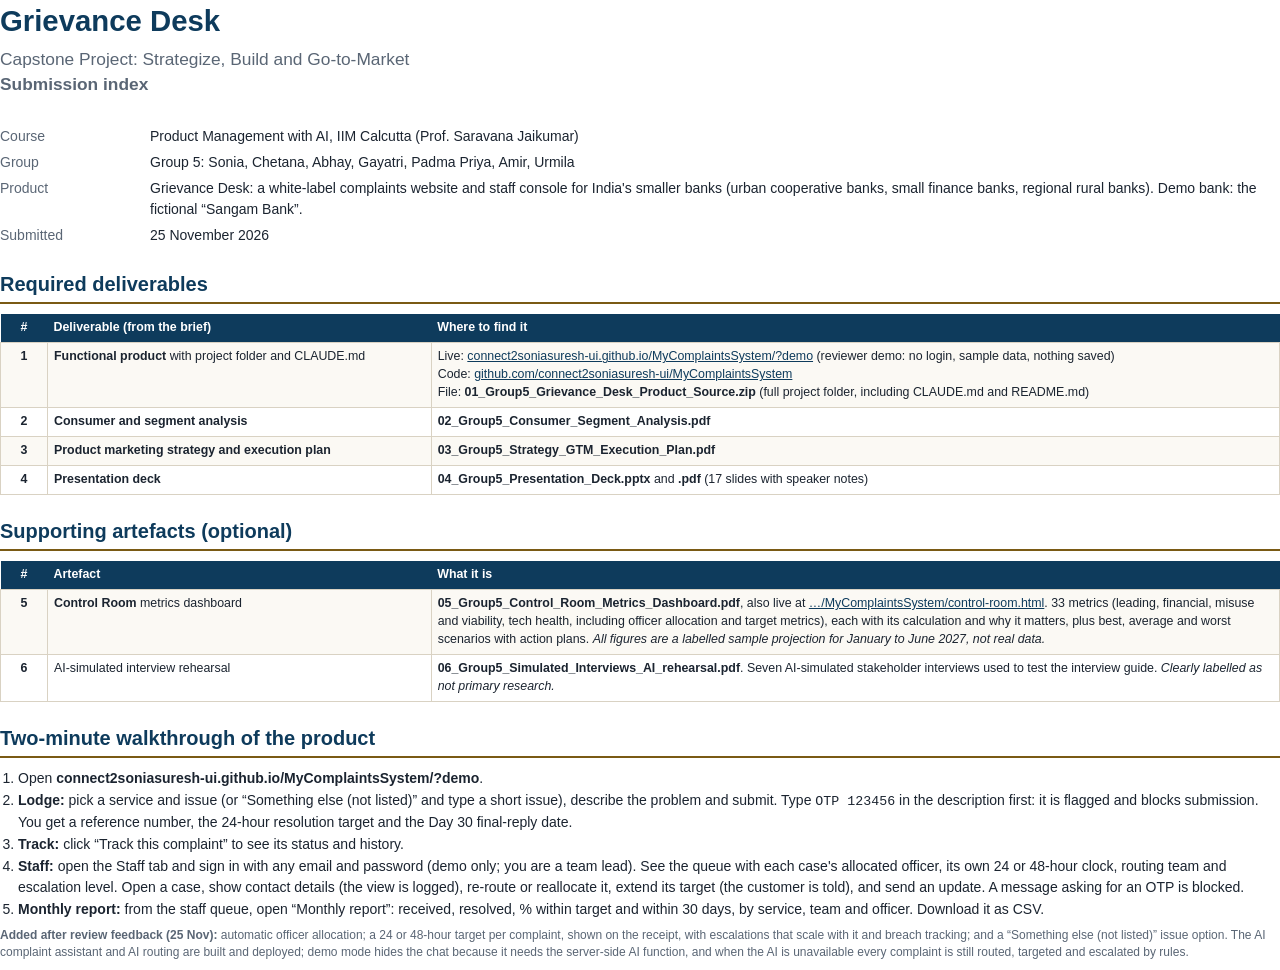
<file: capstone/submission_index.html>
<!doctype html>
<html lang="en">
<head>
<meta charset="utf-8">
<title>Submission Index</title>
<link rel="stylesheet" href="doc.css">
<style>
  .idx h1 { font-size:22pt; }
  .idx td a { color:var(--accent2); word-break:break-all; }
  .idx .num { width:34px; text-align:center; font-weight:600; }
</style>
</head>
<body class="idx">

<h1>Grievance Desk</h1>
<div class="sub">Capstone Project: Strategize, Build and Go-to-Market<br><b>Submission index</b></div>
<table class="meta">
  <tr><td>Course</td><td>Product Management with AI, IIM Calcutta (Prof. Saravana Jaikumar)</td></tr>
  <tr><td>Group</td><td>Group 5: Sonia, Chetana, Abhay, Gayatri, Padma Priya, Amir, Urmila</td></tr>
  <tr><td>Product</td><td>Grievance Desk: a white-label complaints website and staff console for India's smaller banks (urban cooperative banks, small finance banks, regional rural banks). Demo bank: the fictional “Sangam Bank”.</td></tr>
  <tr><td>Submitted</td><td>25 November 2026</td></tr>
</table>

<h2>Required deliverables</h2>
<table>
  <tr><th class="num">#</th><th style="width:30%">Deliverable (from the brief)</th><th>Where to find it</th></tr>
  <tr><td class="num">1</td><td><b>Functional product</b> with project folder and CLAUDE.md</td><td>Live: <a href="https://connect2soniasuresh-ui.github.io/MyComplaintsSystem/?demo">connect2soniasuresh-ui.github.io/MyComplaintsSystem/?demo</a> (reviewer demo: no login, sample data, nothing saved)<br>Code: <a href="https://github.com/connect2soniasuresh-ui/MyComplaintsSystem">github.com/connect2soniasuresh-ui/MyComplaintsSystem</a><br>File: <b>01_Group5_Grievance_Desk_Product_Source.zip</b> (full project folder, including CLAUDE.md and README.md)</td></tr>
  <tr><td class="num">2</td><td><b>Consumer and segment analysis</b></td><td><b>02_Group5_Consumer_Segment_Analysis.pdf</b></td></tr>
  <tr><td class="num">3</td><td><b>Product marketing strategy and execution plan</b></td><td><b>03_Group5_Strategy_GTM_Execution_Plan.pdf</b></td></tr>
  <tr><td class="num">4</td><td><b>Presentation deck</b></td><td><b>04_Group5_Presentation_Deck.pptx</b> and <b>.pdf</b> (17 slides with speaker notes)</td></tr>
</table>

<h2>Supporting artefacts (optional)</h2>
<table>
  <tr><th class="num">#</th><th style="width:30%">Artefact</th><th>What it is</th></tr>
  <tr><td class="num">5</td><td><b>Control Room</b> metrics dashboard</td><td><b>05_Group5_Control_Room_Metrics_Dashboard.pdf</b>, also live at <a href="https://connect2soniasuresh-ui.github.io/MyComplaintsSystem/control-room.html">…/MyComplaintsSystem/control-room.html</a>. 33 metrics (leading, financial, misuse and viability, tech health, including officer allocation and target metrics), each with its calculation and why it matters, plus best, average and worst scenarios with action plans. <i>All figures are a labelled sample projection for January to June 2027, not real data.</i></td></tr>
  <tr><td class="num">6</td><td>AI-simulated interview rehearsal</td><td><b>06_Group5_Simulated_Interviews_AI_rehearsal.pdf</b>. Seven AI-simulated stakeholder interviews used to test the interview guide. <i>Clearly labelled as not primary research.</i></td></tr>
</table>

<h2>Two-minute walkthrough of the product</h2>
<ol>
  <li>Open <b>connect2soniasuresh-ui.github.io/MyComplaintsSystem/?demo</b>.</li>
  <li><b>Lodge:</b> pick a service and issue (or “Something else (not listed)” and type a short issue), describe the problem and submit. Type <span class="mono">OTP 123456</span> in the description first: it is flagged and blocks submission. You get a reference number, the 24-hour resolution target and the Day 30 final-reply date.</li>
  <li><b>Track:</b> click “Track this complaint” to see its status and history.</li>
  <li><b>Staff:</b> open the Staff tab and sign in with any email and password (demo only; you are a team lead). See the queue with each case's allocated officer, its own 24 or 48-hour clock, routing team and escalation level. Open a case, show contact details (the view is logged), re-route or reallocate it, extend its target (the customer is told), and send an update. A message asking for an OTP is blocked.</li>
  <li><b>Monthly report:</b> from the staff queue, open “Monthly report”: received, resolved, % within target and within 30 days, by service, team and officer. Download it as CSV.</li>
</ol>
<p class="small"><b>Added after review feedback (25 Nov):</b> automatic officer allocation; a 24 or 48-hour target per complaint, shown on the receipt, with escalations that scale with it and breach tracking; and a “Something else (not listed)” issue option. The AI complaint assistant and AI routing are built and deployed; demo mode hides the chat because it needs the server-side AI function, and when the AI is unavailable every complaint is still routed, targeted and escalated by rules.</p>

</body>
</html>
</file>
<file: styles.css>
/* Layout: a bank-counter app. Slim masthead with tabs; lodge form beside a "how we handle it" rail; staff queue as a dense ledger table with a detail dialog. */
:root{
  /* Sangam Bank: deep maroon primary with a saffron-orange accent */
  --paper:#FBF6F2; --surface:#FFFFFF; --ink:#2A1A17; --muted:#6E5A54; --line:#E8DCD3;
  --petrol:#8E2430; --petrol-ink:#FFFFFF; --petrol-soft:#F8E8E3; --brass:#B5530F; --saffron:#F07C1E;
  --ok:#2F7A4F; --ok-soft:#E2F1E7; --warn:#9A5A08; --warn-soft:#FBEBD5; --bad:#C0261C; --bad-soft:#FBE2DE;
  --f-display:"Archivo","Arial Narrow",Arial,sans-serif;
  --f-body:"Public Sans",system-ui,-apple-system,"Segoe UI",sans-serif;
  --f-mono:"IBM Plex Mono",ui-monospace,Consolas,monospace;
  --r:6px;
}
@media (prefers-color-scheme:dark){:root:not([data-theme="light"]){
  color-scheme:dark;
  --paper:#171110; --surface:#221917; --ink:#F2E7E3; --muted:#B39C95; --line:#3D2B28;
  --petrol:#F08A6C; --petrol-ink:#1A1110; --petrol-soft:#3A2220; --brass:#F59A45; --saffron:#F07C1E;
  --ok:#6CC490; --ok-soft:#173226; --warn:#E8B256; --warn-soft:#352812; --bad:#FF7B6E; --bad-soft:#40191A;
}}
:root[data-theme="dark"]{
  color-scheme:dark;
  --paper:#171110; --surface:#221917; --ink:#F2E7E3; --muted:#B39C95; --line:#3D2B28;
  --petrol:#F08A6C; --petrol-ink:#1A1110; --petrol-soft:#3A2220; --brass:#F59A45; --saffron:#F07C1E;
  --ok:#6CC490; --ok-soft:#173226; --warn:#E8B256; --warn-soft:#352812; --bad:#FF7B6E; --bad-soft:#40191A;
}
*{box-sizing:border-box}
[hidden]{display:none!important}
body{background:var(--paper);color:var(--ink);font:15px/1.55 var(--f-body);padding-inline:16px;padding-block:0 48px}
.wrap{max-width:1120px;margin:0 auto}
h1,h2,h3{font-family:var(--f-display);font-stretch:112%;text-wrap:balance;margin:0;line-height:1.15}
h1{font-size:22px;font-weight:800;letter-spacing:.01em}
h2{font-size:26px;font-weight:800}
h3{font-size:15px;font-weight:600}
.mono{font-family:var(--f-mono);font-variant-numeric:tabular-nums}
.label{font-size:11.5px;font-weight:600;letter-spacing:.08em;text-transform:uppercase;color:var(--muted)}
.muted{color:var(--muted)}
a{color:var(--petrol)}
button,input,select,textarea{font:inherit;color:inherit}
:focus-visible{outline:2px solid var(--petrol);outline-offset:2px}

/* masthead */
.mast{border-top:4px solid var(--saffron);margin-inline:-16px;padding-inline:16px;display:flex;flex-wrap:wrap;align-items:center;justify-content:space-between;gap:12px 24px;padding-block:20px 0;border-bottom:1px solid var(--line)}
.brand{display:flex;align-items:center;gap:12px}
.seal{width:38px;height:38px;border-radius:50%;border:2px solid var(--brass);display:grid;place-items:center;color:var(--brass);font:800 13px var(--f-display);font-stretch:112%}
.brand small{display:block;color:var(--muted);font-size:12.5px}
.tabs{display:flex;gap:4px;flex-wrap:wrap;margin-top:8px}
.tab{background:none;border:0;border-bottom:3px solid transparent;padding:10px 12px 11px;font-weight:600;color:var(--muted);cursor:pointer}
.tab[aria-selected="true"]{color:var(--ink);border-color:var(--petrol)}
.tab .count{font-family:var(--f-mono);font-size:12px;background:var(--petrol-soft);color:var(--petrol);border-radius:10px;padding:1px 7px;margin-left:6px}
.banner{margin-top:16px;padding:10px 14px;border-radius:var(--r);background:var(--warn-soft);color:var(--warn);font-size:13.5px}

section.view{padding-top:28px}
.lede{max-width:62ch;margin:6px 0 0;color:var(--muted)}

/* lodge layout */
.lodge{display:grid;grid-template-columns:minmax(0,1fr) 300px;gap:32px;margin-top:24px;align-items:start}
@media (max-width:860px){.lodge{grid-template-columns:1fr}}
form{display:grid;gap:28px}
fieldset{border:0;padding:0;margin:0;display:grid;gap:14px}
legend{font-family:var(--f-display);font-stretch:112%;font-weight:600;font-size:17px;padding:0;margin-bottom:12px;display:flex;gap:10px;align-items:baseline}
legend .step{font-family:var(--f-mono);font-size:12px;color:var(--brass);font-weight:500}
.svc-grid{display:grid;grid-template-columns:repeat(auto-fill,minmax(170px,1fr));gap:8px}
.svc{position:relative}
.svc input{position:absolute;opacity:0;inset:0;margin:0;cursor:pointer}
.svc label{display:flex;flex-direction:column;gap:2px;height:100%;padding:10px 12px;border:1px solid var(--line);border-radius:var(--r);background:var(--surface);cursor:pointer;font-weight:600;font-size:14px;line-height:1.3}
.svc label span{font-weight:400;font-size:12px;color:var(--muted)}
.svc input:checked+label{border-color:var(--petrol);box-shadow:inset 0 0 0 1px var(--petrol);background:var(--petrol-soft)}
.svc input:focus-visible+label{outline:2px solid var(--petrol);outline-offset:2px}
.row{display:grid;grid-template-columns:repeat(auto-fit,minmax(180px,1fr));gap:14px}
.field{display:grid;gap:5px}
.field>label{font-size:13.5px;font-weight:600}
.field .hint{font-size:12.5px;color:var(--muted)}
input[type=text],input[type=tel],input[type=email],input[type=date],input[type=number],input[type=search],select,textarea{width:100%;background:var(--surface);border:1px solid var(--line);border-radius:var(--r);padding:9px 11px;min-height:40px}
textarea{min-height:120px;resize:vertical}
input:focus,select:focus,textarea:focus{border-color:var(--petrol);outline:none;box-shadow:0 0 0 3px var(--petrol-soft)}
.inr{position:relative}
.inr::before{content:"₹";position:absolute;left:11px;top:50%;transform:translateY(-50%);color:var(--muted)}
.inr input{padding-left:26px}
.check{display:flex;gap:10px;align-items:flex-start;font-size:13.5px}
.check input{margin-top:4px;accent-color:var(--petrol)}
.alert{padding:12px 14px;border-radius:var(--r);font-size:13.5px;border-left:3px solid currentColor}
.alert.bad{background:var(--bad-soft);color:var(--bad)}
.alert.info{background:var(--petrol-soft);color:var(--ink);border-color:var(--petrol)}
.alert strong{display:block;margin-bottom:2px}
.actions{display:flex;gap:12px;align-items:center;flex-wrap:wrap}
.btn{border:0;border-radius:var(--r);padding:11px 18px;font-weight:600;cursor:pointer;background:var(--petrol);color:var(--petrol-ink)}
.btn:hover{filter:brightness(1.08)}
.btn:disabled{opacity:.55;cursor:not-allowed}
.btn.ghost{background:transparent;color:var(--petrol);border:1px solid var(--line)}
.err{color:var(--bad);font-size:13.5px}

/* rail */
.rail{display:grid;gap:22px;position:sticky;top:calc(env(safe-area-inset-top,0px) + 16px)}
@media (max-width:860px){.rail{position:static}}
.rail ol{list-style:none;margin:0;padding:0;display:grid;gap:0}
.rail li{display:grid;grid-template-columns:52px 1fr;gap:10px;padding:10px 0;border-top:1px solid var(--line);font-size:13.5px}
.rail li b{font-family:var(--f-mono);font-weight:500;color:var(--brass);font-size:12.5px}
.never{border:1px dashed var(--bad);border-radius:var(--r);padding:12px 14px;font-size:13.5px}
.never b{color:var(--bad)}

/* receipt */
.receipt{margin-top:24px;max-width:560px;background:var(--surface);border:1px solid var(--line);border-radius:var(--r);padding:24px;display:grid;gap:12px}
.receipt .ref{font:500 26px var(--f-mono);letter-spacing:.04em;color:var(--petrol)}

/* status pills + progress */
.pill{display:inline-flex;align-items:center;gap:6px;font-size:12px;font-weight:600;padding:3px 9px;border-radius:12px;white-space:nowrap}
.pill::before{content:"";width:6px;height:6px;border-radius:50%;background:currentColor}
.s-received{background:var(--petrol-soft);color:var(--petrol)}
.s-review{background:var(--warn-soft);color:var(--warn)}
.s-info{background:var(--bad-soft);color:var(--bad)}
.s-resolved{background:var(--ok-soft);color:var(--ok)}
.urgent{font-size:11px;font-weight:700;letter-spacing:.06em;text-transform:uppercase;color:var(--bad)}
.clock{font-family:var(--f-mono);font-size:12.5px;font-variant-numeric:tabular-nums}
.clock.late{color:var(--bad);font-weight:500}
.meter{height:4px;background:var(--line);border-radius:2px;overflow:hidden;width:80px}
.meter i{display:block;height:100%;background:var(--petrol)}
.meter.late i{background:var(--bad)}

/* my complaints */
.list{display:grid;gap:14px;margin-top:22px}
.card{background:var(--surface);border:1px solid var(--line);border-radius:var(--r);padding:18px 20px;display:grid;gap:14px}
.card-head{display:flex;flex-wrap:wrap;justify-content:space-between;gap:8px 16px;align-items:baseline}
.card-head .ref{font-family:var(--f-mono);font-weight:500;color:var(--petrol)}
.track{display:grid;grid-template-columns:repeat(3,1fr);gap:4px;font-size:12px;color:var(--muted)}
.track div{border-top:3px solid var(--line);padding-top:6px}
.track .done{border-color:var(--petrol);color:var(--ink)}
.track .wait{border-color:var(--bad);color:var(--bad)}
.hist{list-style:none;margin:0;padding:0;display:grid;gap:10px;font-size:13.5px}
.hist li{display:grid;grid-template-columns:110px 1fr;gap:12px}
.hist time{font-family:var(--f-mono);font-size:12px;color:var(--muted)}
.hist .who{font-weight:600}
.hist p{margin:2px 0 0;white-space:pre-wrap}
@media (max-width:520px){.hist li{grid-template-columns:1fr;gap:2px}}
.empty{margin-top:22px;border:1px dashed var(--line);border-radius:var(--r);padding:32px 24px;text-align:center;color:var(--muted)}
.empty h3{color:var(--ink);margin-bottom:6px}

/* staff */
.tiles{display:grid;grid-template-columns:repeat(6,1fr);gap:1px;background:var(--line);border:1px solid var(--line);border-radius:var(--r);overflow:hidden;margin-top:22px}
@media (max-width:860px){.tiles{grid-template-columns:repeat(3,1fr)}}
@media (max-width:640px){.tiles{grid-template-columns:repeat(2,1fr)}}
@media (min-width:861px){.tiles.t7{grid-template-columns:repeat(7,1fr)}}
.tile{background:var(--surface);padding:14px 16px}
.tile .n{font:800 28px var(--f-display);font-stretch:112%;font-variant-numeric:tabular-nums;display:block;margin-top:2px}
.tile.alarm .n{color:var(--bad)}
.filters{display:flex;flex-wrap:wrap;gap:10px;margin-top:20px}
.filters>*{flex:1 1 170px;width:auto}
.tablebox{overflow-x:auto;margin-top:14px;border:1px solid var(--line);border-radius:var(--r);background:var(--surface)}
table{border-collapse:collapse;width:100%;min-width:760px;font-size:13.5px}
th{text-align:left;font-size:11.5px;letter-spacing:.07em;text-transform:uppercase;color:var(--muted);font-weight:600;padding:10px 12px;border-bottom:1px solid var(--line);background:var(--paper)}
td{padding:11px 12px;border-bottom:1px solid var(--line);vertical-align:middle}
tr:last-child td{border-bottom:0}
tbody tr{cursor:pointer}
tbody tr:hover td{background:var(--petrol-soft)}
td .ref{font-family:var(--f-mono);color:var(--petrol);font-weight:500}
td.num{text-align:right;font-family:var(--f-mono);font-variant-numeric:tabular-nums}

dialog{border:1px solid var(--line);border-radius:var(--r);background:var(--surface);color:var(--ink);padding:0;width:min(720px,calc(100vw - 32px));max-height:calc(100vh - 48px)}
dialog::backdrop{background:rgba(30,12,10,.55)}
.dlg-head{display:flex;justify-content:space-between;align-items:flex-start;gap:12px;padding:18px 22px;border-bottom:1px solid var(--line);position:sticky;top:0;background:var(--surface)}
.dlg-body{padding:18px 22px;display:grid;gap:20px}
.kv{display:grid;grid-template-columns:150px 1fr;gap:6px 14px;font-size:13.5px;margin:0}
.kv dt{color:var(--muted)}
.kv dd{margin:0;overflow-wrap:anywhere}
@media (max-width:520px){.kv{grid-template-columns:1fr}.kv dd{margin-bottom:6px}}
.x{background:none;border:0;font-size:22px;line-height:1;cursor:pointer;color:var(--muted);padding:4px 8px}
/* guardrails */
.guard{display:flex;flex-wrap:wrap;gap:8px 12px;align-items:center;padding:9px 12px;border-radius:var(--r);background:var(--bad-soft);color:var(--bad);font-size:13px}
.guard b{font-weight:600}
.guard button{border:1px solid currentColor;background:transparent;color:inherit;border-radius:var(--r);padding:4px 10px;font-size:12.5px;font-weight:600;cursor:pointer}
.flagged{border-color:var(--bad)!important;box-shadow:0 0 0 3px var(--bad-soft)!important}
.note-ok{font-size:12.5px;color:var(--ok)}
.privacy{background:var(--surface);border:1px solid var(--line);border-radius:var(--r);padding:14px 16px;font-size:13.5px;display:grid;gap:8px}
.privacy table{min-width:0;font-size:13px}
.privacy td{padding:5px 8px 5px 0;border:0;vertical-align:top}
.privacy td:first-child{font-weight:600;white-space:nowrap}
.reveal{background:none;border:0;color:var(--petrol);font-weight:600;cursor:pointer;padding:0;font-size:13px;text-decoration:underline}
@media (prefers-reduced-motion:no-preference){.card,.receipt{animation:rise .25s ease-out}@keyframes rise{from{transform:translateY(4px)}to{transform:none}}}

/* public-site additions */
body{margin:0}
.track-form,.signin{display:grid;gap:14px;max-width:520px;margin-top:22px;background:var(--surface);border:1px solid var(--line);border-radius:var(--r);padding:20px}
.device-refs{margin-top:18px;font-size:13.5px;display:flex;flex-wrap:wrap;gap:8px;align-items:center}
.chip{font-family:var(--f-mono);font-size:12.5px;border:1px solid var(--line);background:var(--surface);color:var(--petrol);border-radius:14px;padding:3px 10px;cursor:pointer}
.staffbar{display:flex;flex-wrap:wrap;justify-content:space-between;align-items:center;gap:10px;margin-top:14px;font-size:13.5px}
.foot{margin-top:56px;padding-top:18px;border-top:1px solid var(--line);font-size:12.5px;color:var(--muted);display:flex;flex-wrap:wrap;gap:6px 20px;justify-content:space-between}
.loading{color:var(--muted);font-size:13.5px;margin-top:18px}

/* AI complaint assistant */
.lodge-main{display:grid;gap:22px;min-width:0}
.assist-cta{display:flex;flex-wrap:wrap;gap:12px 18px;align-items:center;justify-content:space-between;background:var(--petrol-soft);border:1px solid var(--line);border-radius:var(--r);padding:14px 16px;font-size:14px}
.assist-cta>div{flex:1 1 320px}
.chat{display:grid;gap:12px;background:var(--surface);border:1px solid var(--line);border-radius:var(--r);padding:16px}
.chat-head{display:flex;justify-content:space-between;align-items:center;gap:10px;flex-wrap:wrap}
.chat-log{display:grid;gap:10px;max-height:min(460px,60vh);overflow-y:auto;padding:4px 2px}
.msg{max-width:85%;padding:9px 12px;border-radius:10px;font-size:14px;white-space:pre-wrap;overflow-wrap:anywhere}
.msg.bot{background:var(--paper);border:1px solid var(--line);justify-self:start;border-bottom-left-radius:3px}
.msg.me{background:var(--petrol);color:var(--petrol-ink);justify-self:end;border-bottom-right-radius:3px}
.msg.typing{color:var(--muted);font-style:italic}
.draft{justify-self:stretch;border:1px solid var(--petrol);border-radius:var(--r);padding:12px 14px;display:grid;gap:10px;font-size:13.5px}
.draft .kv{grid-template-columns:130px 1fr}
form.chat-input{display:grid;gap:8px}
.sr-only{position:absolute;width:1px;height:1px;overflow:hidden;clip:rect(0 0 0 0);white-space:nowrap}

/* routing and escalation */
.team{font-size:12.5px;color:var(--muted)}
.team .by{font-family:var(--f-mono);font-size:11px;border:1px solid var(--line);border-radius:8px;padding:0 5px;margin-left:4px}
.lvl{display:inline-block;margin-top:4px;font-size:11px;font-weight:700;letter-spacing:.04em;padding:1px 6px;border-radius:4px;background:var(--warn-soft);color:var(--warn)}
.lvl.l2,.lvl.l3{background:var(--bad-soft);color:var(--bad)}
.hist .sys .who{color:var(--brass)}
.route-box{display:grid;gap:10px;border-top:1px solid var(--line);padding-top:18px}
.route-box .row{align-items:end}

/* monthly MIS report */
.mis-bar{display:flex;flex-wrap:wrap;gap:12px 16px;align-items:end}
.mis-bar .field{flex:0 1 220px}
.mis-tiles{grid-template-columns:repeat(4,1fr);margin-top:0}
@media (max-width:640px){.mis-tiles{grid-template-columns:repeat(2,1fr)}}
table.mis{min-width:0}
table.mis tbody tr{cursor:default}
table.mis th.num{text-align:right}
@media print{
  body{padding:0;background:#fff}
  .wrap,dialog::backdrop,.no-print{display:none!important}
  dialog{position:static;width:auto;max-height:none;border:0;overflow:visible}
  .dlg-head{position:static}
}
</file>
<file: capstone/doc.css>
@page { size: A4; margin: 16mm 15mm 16mm 15mm; }
:root { --ink:#1b2430; --muted:#5a6675; --accent:#7a5a14; --accent2:#0e3b5c; --soft:#f7f1e3; --line:#d9d2c3; --warn:#fff6e0; }
body { font-family: "Segoe UI", Calibri, Arial, sans-serif; color:var(--ink); font-size:10.5pt; line-height:1.45; background:#fff; margin:0; }
h1 { font-size:26pt; color:var(--accent2); margin:0 0 4px; }
h2 { font-size:15pt; color:var(--accent2); border-bottom:2px solid var(--accent); padding-bottom:3px; margin:22px 0 10px; page-break-after:avoid; }
h3 { font-size:11.5pt; margin:14px 0 6px; color:var(--ink); page-break-after:avoid; }
p { margin:5px 0 8px; }
ul, ol { margin:4px 0 8px 18px; padding:0; }
li { margin:2px 0; }
table { width:100%; border-collapse:collapse; margin:6px 0 12px; font-size:9.3pt; page-break-inside:auto; }
tr { page-break-inside:avoid; }
th { background:var(--accent2); color:#fff; text-align:left; padding:5px 6px; font-weight:600; }
td { border:1px solid var(--line); padding:5px 6px; vertical-align:top; }
tr:nth-child(even) td { background:#fbf9f4; }
.cover { page-break-after:always; padding-top:50px; }
.sub { font-size:13pt; color:var(--muted); margin-bottom:26px; }
.meta td { border:none; padding:3px 0; background:none !important; font-size:10.5pt; }
.meta td:first-child { width:150px; color:var(--muted); }
.box { background:var(--soft); border-left:4px solid var(--accent); padding:9px 12px; margin:8px 0 12px; page-break-inside:avoid; }
.note { background:var(--warn); border-left:4px solid #d69e00; padding:9px 12px; margin:8px 0 12px; font-size:9.5pt; page-break-inside:avoid; }
.quote { font-size:12pt; font-style:italic; color:var(--accent2); }
.two { display:flex; gap:16px; } .two > div { flex:1; }
.small { font-size:9pt; color:var(--muted); }
.pb { page-break-before:always; }
.mono { font-family: Consolas, "Courier New", monospace; font-size:0.95em; }
.tag { display:inline-block; font-size:7.5pt; line-height:1.4; padding:0 5px; border-radius:3px; background:#e0ebf5; color:#0e3b5c; font-weight:700; vertical-align:1px; }
.tag.g { background:#e3efe6; color:#1d5e33; }
.tag.r { background:#fde9d9; color:#8a3b0a; }
.tag.new { background:#7a5a14; color:#fff; }
figure { margin:10px 0 16px; page-break-inside:avoid; }
figure img { width:100%; border:1px solid var(--line); border-radius:4px; display:block; }
figure.half img { width:70%; margin:0 auto; }
figcaption { font-size:9pt; color:var(--muted); margin-top:4px; }
.kpis { display:flex; gap:8px; margin:8px 0 12px; }
.kpis > div { flex:1; border:1px solid var(--line); border-top:3px solid var(--accent); padding:7px 9px; }
.kpis b { display:block; font-size:16pt; color:var(--accent2); }
.kpis span { font-size:8.5pt; color:var(--muted); }
</file>
